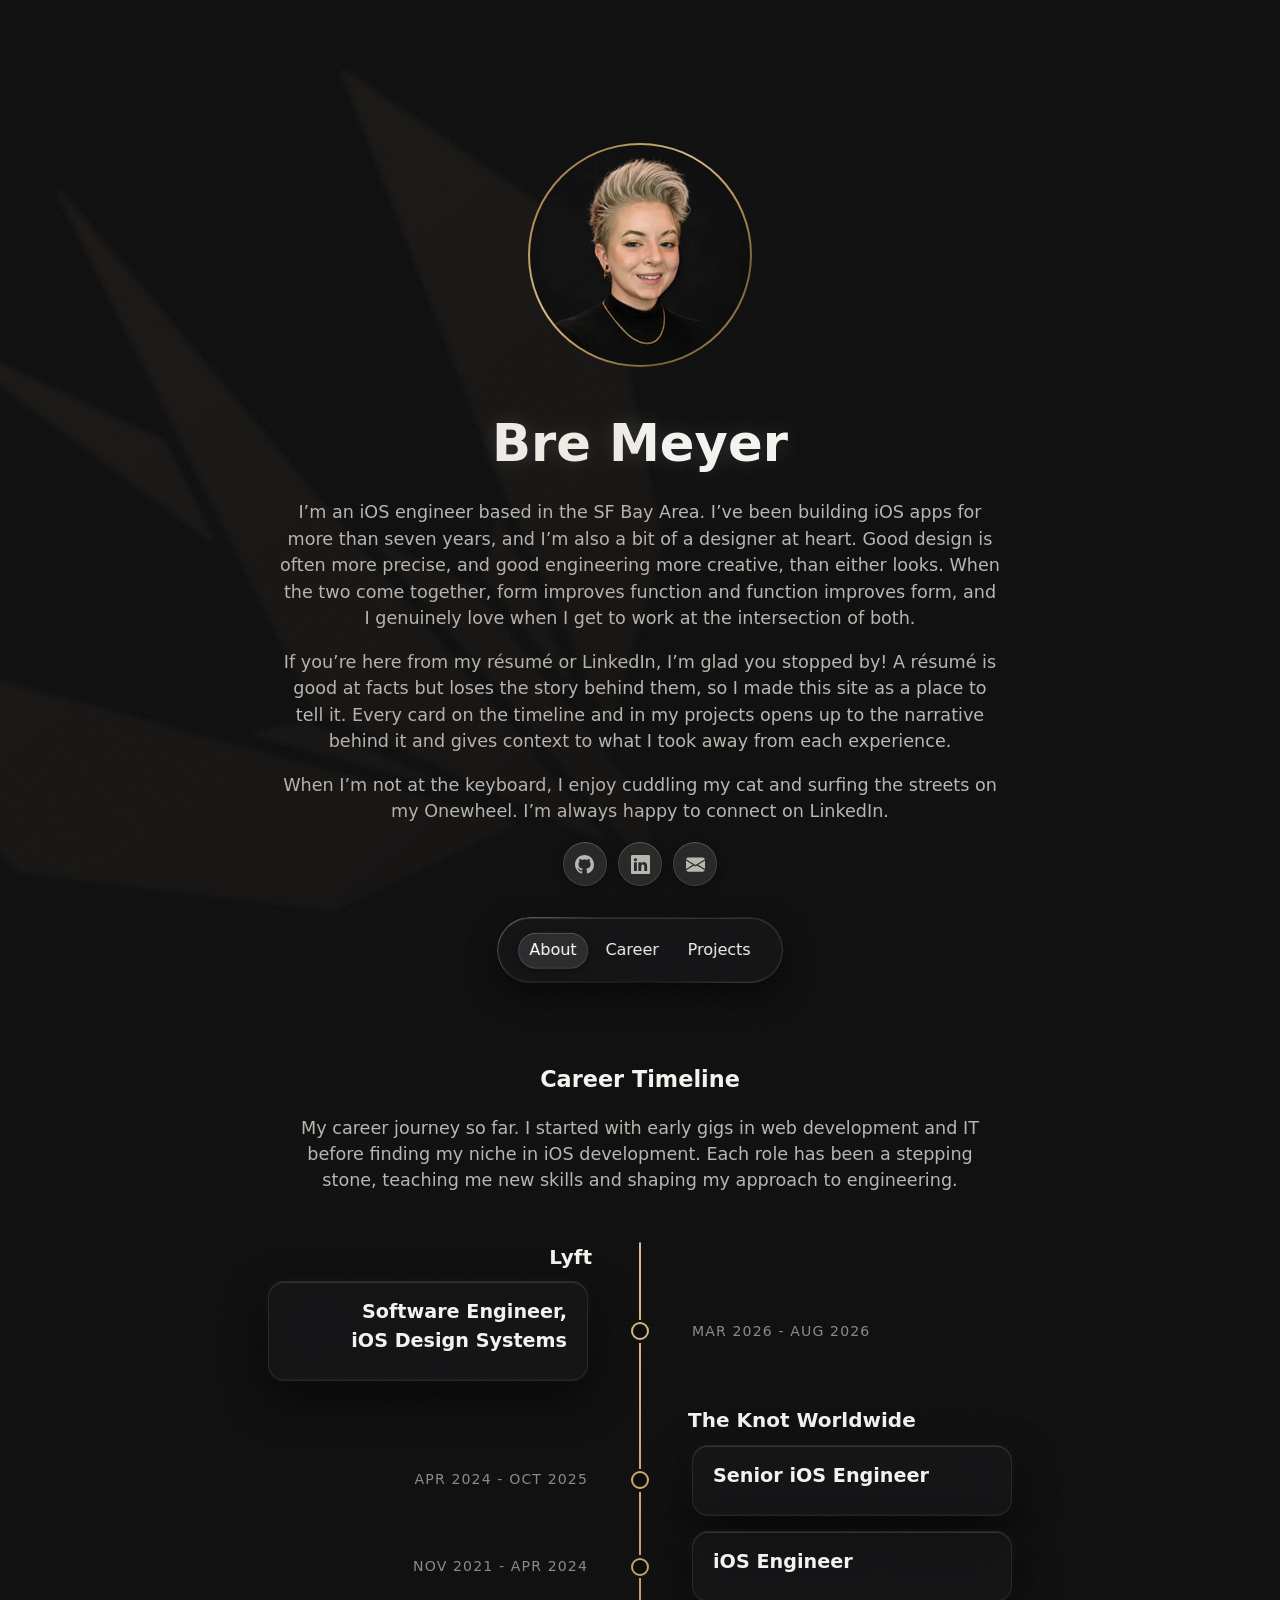
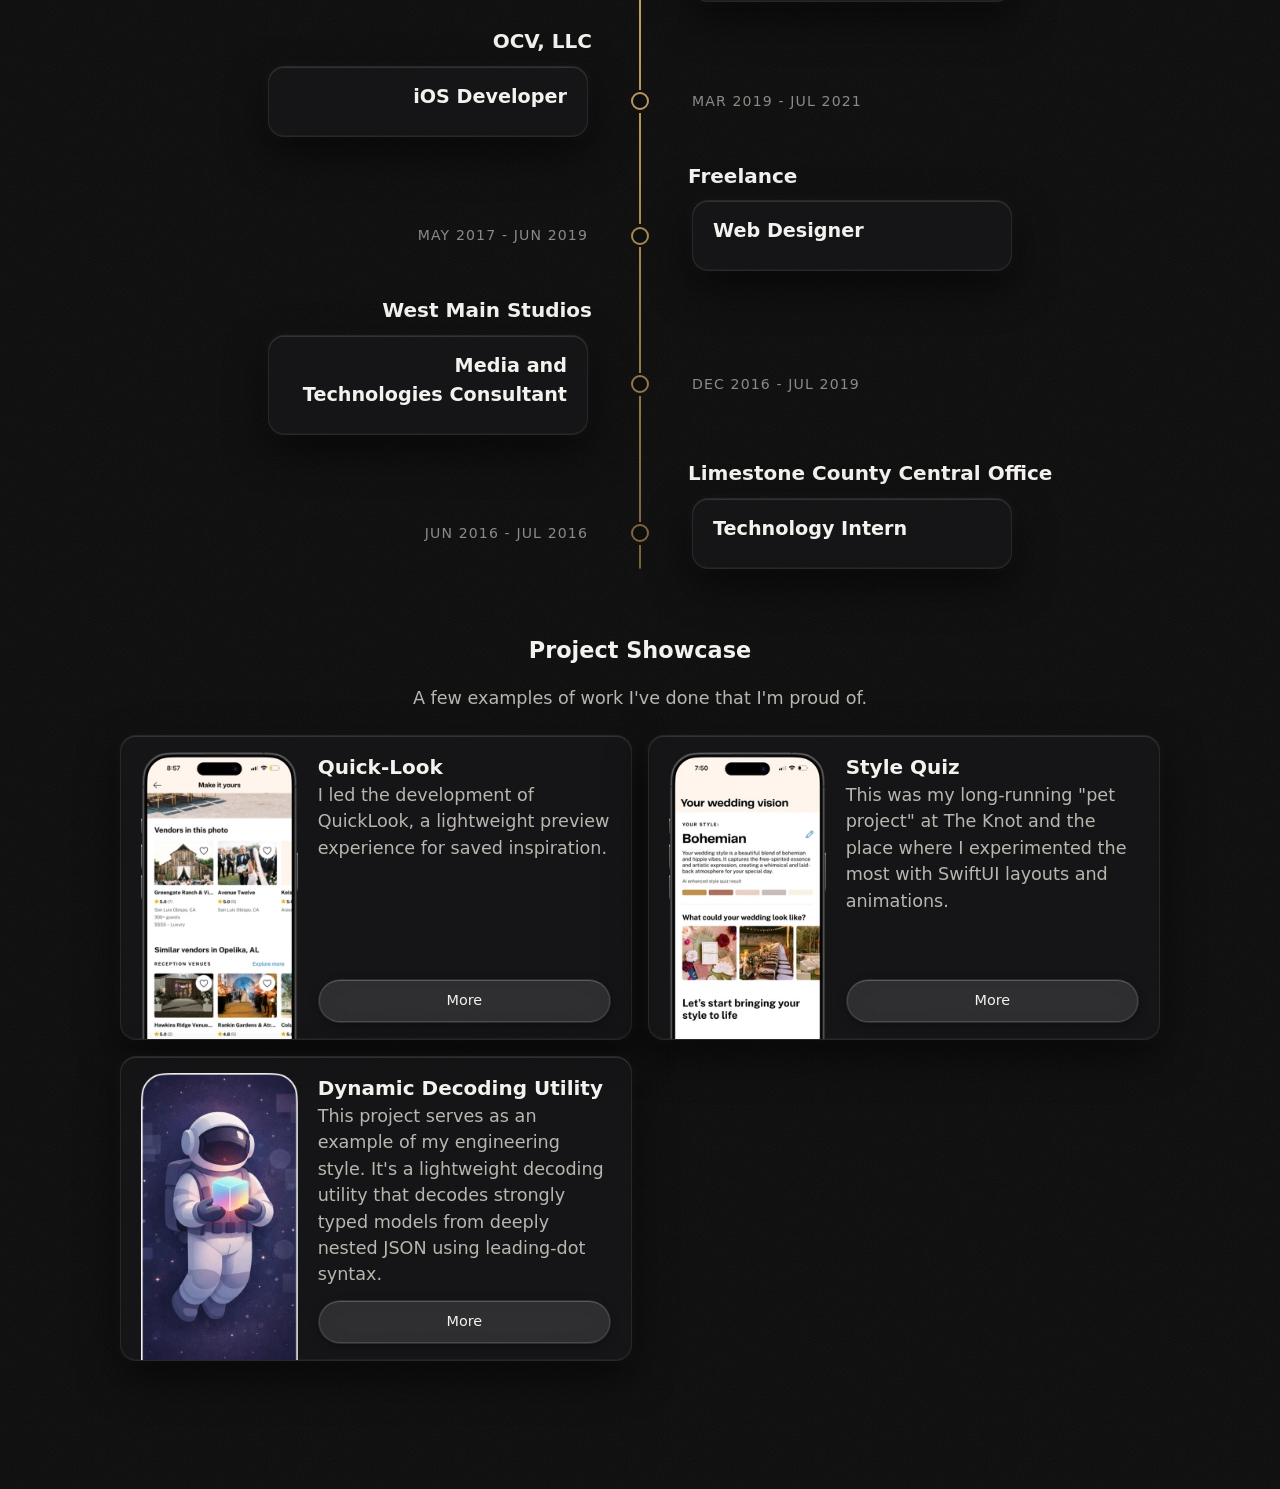
<file: index.html>
<!DOCTYPE html><html lang="en-US"><head><meta charset="UTF-8"><!-- viewport-fit=cover: lets iOS report the home-indicator / notch insets to env(safe-area-inset-*)
         (they are 0 otherwise); dock.css, base.css and expanding-cards.css keep content clear of them. --><meta name="viewport" content="width=device-width, initial-scale=1, viewport-fit=cover"><script>
      // Reloading with a card open: keep the page hidden (except the open card) until
      // expanding-cards.js has restored the scroll position, so it doesn't jump.
      (function () {
        try {
          var state = window.history && window.history.state;
          if (state && state.cardExpanded) document.documentElement.classList.add('refreshing-expanded-card');
        } catch (e) {}
      })();
    </script><title>Bre Meyer - Senior iOS Engineer</title><meta name="description" content="Experienced iOS engineer delivering high-performance, beautiful solutions."><meta name="robots" content="index, follow, max-image-preview:large, max-snippet:-1, max-video-preview:-1"><link rel="canonical" href="https://bremeyer.dev/"><meta property="og:locale" content="en_US"><meta property="og:type" content="website"><meta property="og:title" content="Bre Meyer - Senior iOS Engineer"><meta property="og:description" content="Experienced iOS engineer delivering high-performance, beautiful solutions."><meta property="og:url" content="https://bremeyer.dev/"><meta property="og:site_name" content="Bre Meyer"><meta property="og:image" content="https://bremeyer.dev/og-image.png"><meta property="og:image:type" content="image/png"><meta property="og:image:width" content="1200"><meta property="og:image:height" content="630"><meta property="og:image:alt" content="Bre Meyer, Software Engineer"><meta name="twitter:card" content="summary_large_image"><meta name="twitter:image" content="https://bremeyer.dev/og-image.png"><meta name="twitter:image:alt" content="Bre Meyer, Software Engineer"><link rel="icon" href="/_astro/favicon-obsidian-trace.ChGJCXi0_2gOSKg.png" sizes="32x32"><link rel="icon" href="/_astro/favicon-obsidian-trace.ChGJCXi0_2skwxJ.png" sizes="192x192"><link rel="apple-touch-icon" href="/_astro/favicon-obsidian-trace.ChGJCXi0_ZIEBp8.png"><link rel="stylesheet" href="/_astro/Home.BZY39cuM.css"></head><body class="taffy-body"><div id="page" class="site"><main id="primary" class="site-main"><section><div id="about" class="dock-anchor"></div><section id="home" class="hero"><div class="hero-inner"><div class="hero-text"><h1 class="hero-name">Bre Meyer</h1><div class="about-intro"><p>I’m an iOS engineer based in the SF Bay Area. I’ve been building iOS apps for more than seven years, and I’m also a bit of a designer at heart. Good design is often more precise, and good engineering more creative, than either looks. When the two come together, form improves function and function improves form, and I genuinely love when I get to work at the intersection of both.</p><p>If you’re here from my résumé or LinkedIn, I’m glad you stopped by! A résumé is good at facts but loses the story behind them, so I made this site as a place to tell it. Every card on the timeline and in my projects opens up to the narrative behind it and gives context to what I took away from each experience.</p><p>When I’m not at the keyboard, I enjoy cuddling my cat and surfing the streets on my Onewheel. I’m always happy to connect on LinkedIn.</p></div><div class="about-socials"><a class="social-link" href="https://github.com/Bre-Meyer" target="_blank" rel="noopener" title="GitHub"><svg class="social-icon" viewBox="0 0 16 16" aria-hidden="true" focusable="false"><path d="M8 0C3.58 0 0 3.58 0 8c0 3.54 2.29 6.53 5.47 7.59.4.07.55-.17.55-.38 0-.19-.01-.82-.01-1.49-2.01.37-2.53-.49-2.69-.94-.09-.23-.48-.94-.82-1.13-.28-.15-.68-.52-.01-.53.63-.01 1.08.58 1.23.82.72 1.21 1.87.87 2.33.66.07-.52.28-.87.51-1.07-1.78-.2-3.64-.89-3.64-3.95 0-.87.31-1.59.82-2.15-.08-.2-.36-1.02.08-2.12 0 0 .67-.21 2.2.82.64-.18 1.32-.27 2-.27s1.36.09 2 .27c1.53-1.04 2.2-.82 2.2-.82.44 1.1.16 1.92.08 2.12.51.56.82 1.27.82 2.15 0 3.07-1.87 3.75-3.65 3.95.29.25.54.73.54 1.48 0 1.07-.01 1.93-.01 2.2 0 .21.15.46.55.38A8.01 8.01 0 0 0 16 8c0-4.42-3.58-8-8-8"></path></svg><span class="social-label">GitHub</span></a><span class="dot">•</span><a class="social-link" href="https://www.linkedin.com/in/bre-meyer-ios/" target="_blank" rel="noopener" title="LinkedIn"><svg class="social-icon" viewBox="0 0 16 16" aria-hidden="true" focusable="false"><path d="M0 1.146C0 .513.526 0 1.175 0h13.65C15.474 0 16 .513 16 1.146v13.708c0 .633-.526 1.146-1.175 1.146H1.175C.526 16 0 15.487 0 14.854zm4.943 12.248V6.169H2.542v7.225zm-1.2-8.212c.837 0 1.358-.554 1.358-1.248-.015-.709-.52-1.248-1.342-1.248S2.4 3.226 2.4 3.934c0 .694.521 1.248 1.327 1.248zm4.908 8.212V9.359c0-.216.016-.432.08-.586.173-.431.568-.878 1.232-.878.869 0 1.216.662 1.216 1.634v3.865h2.401V9.25c0-2.22-1.184-3.252-2.764-3.252-1.274 0-1.845.7-2.165 1.193v.025h-.016l.016-.025V6.169h-2.4c.03.678 0 7.225 0 7.225z"></path></svg><span class="social-label">LinkedIn</span></a><span class="dot">•</span><a class="social-link" href="mailto:hello@bremeyer.dev" target="_blank" rel="noopener" title="Email"><svg class="social-icon" viewBox="0 0 16 16" aria-hidden="true" focusable="false"><path d="M.05 3.555A2 2 0 0 1 2 2h12a2 2 0 0 1 1.95 1.555L8 8.414zM0 4.697v7.104l5.803-3.558zM6.761 8.83l-6.57 4.027A2 2 0 0 0 2 14h12a2 2 0 0 0 1.808-1.144l-6.57-4.027L8 9.586zm3.436-.586L16 11.801V4.697z"></path></svg><span class="social-label">Email</span></a></div></div><div class="hero-photo"><img decoding="async" src="/_astro/portrait.BxM1FwWP_Z1Y8ADj.webp" srcset="/_astro/portrait.BxM1FwWP_sXYWs.webp 220w, /_astro/portrait.BxM1FwWP_1M1gyx.webp 440w, /_astro/portrait.BxM1FwWP_Z1Y8ADj.webp 660w" sizes="220px" alt="Portrait of Bre Meyer"></div></div></section></section><div class="dock-shell"><nav class="floating-dock" aria-label="Section navigation"><div class="dock-indicator" aria-hidden="true"></div><a class="dock-link" href="#about">About</a><a class="dock-link" href="#career">Career</a><a class="dock-link" href="#projects">Projects</a></nav></div><section><div id="career" class="dock-anchor"></div><section class="work-timeline" id="career"><div class="section-header"><h2>Career Timeline</h2><p class="section-subtitle">My career journey so far. I started with early gigs in web development and IT before finding my niche in iOS development. Each role has been a stepping stone, teaching me new skills and shaping my approach to engineering.</p></div><div class="work-timeline-grid" id="work-timeline-root"><div class="work-timeline-shell"><div class="work-rail-shell"><div class="work-timeline-rail"></div></div><div class="work-timeline-root"><section class="work-group align-left"><div class="work-group-header"><h3 class="work-group-title">Lyft</h3></div><div class="work-group-items"><div class="work-item align-left"><article class="work-card expanding-card" data-slug="lyft-ios-design-systems" data-details-loaded="1"><div class="expanding-card-content"><div class="work-card-header"><button type="button" class="expanding-card-close" aria-label="Close" inert>&lsaquo;</button><span class="work-card-role-alignment"><h3 class="work-card-role" id="card-title-lyft-ios-design-systems">Software Engineer, iOS Design Systems</h3></span></div><div class="work-card-subheader"><span class="work-card-subheader-text-alignment"><span class="work-card-subheader-text"><span class="work-card-company">Lyft</span><span class="work-card-sep"> │ </span><span class="work-card-dates">Mar 2026 - Aug 2026</span></span></span></div><div class="work-card-body"><div class="work-card-teaser"><p class="work-card-summary">Built accessible, reusable components and shared iOS infrastructure that helped product teams ship consistent experiences.</p><button type="button" class="work-card-more">More</button></div><div class="expanding-card-details"><p>
  At Lyft, I worked on the shared iOS component libraries that support product experiences across multiple apps, hundreds of modules, and dozens of teams. My job sat at the intersection of engineering, design, and accessibility: building foundations that feel straightforward at the call site while handling the complexity needed to work consistently at scale.
</p>
<p>
  A major part of my focus was Lyft’s SwiftUI migration. I designed SwiftUI component APIs that bridge existing UIKit implementations, giving feature teams a practical migration path without requiring disruptive call-site rewrites. That work involved thinking carefully about public API design, backward compatibility, design tokens, and how today’s bridge can leave room for a native SwiftUI implementation later.
</p>
<p>
  I also led accessibility improvements for shared components, with a particular focus on VoiceOver and Voice Control. Because a fix in the design system can improve every screen that consumes an affected component, I worked across teams to take issues from triage through implementation and merge, then validated that the result behaved well with assistive technologies.
</p>
<p>
  The infrastructure side was just as important as the component code. I worked with snapshot testing, Bazel, and cross-team tooling to make changes safer and easier to adopt. The part I enjoyed most was turning a need that appeared in one product surface into a resilient, well-documented foundation that could make the whole app ecosystem more consistent and accessible.
</p>
</div></div></div></article><div class="work-node"></div><div class="work-item-date">Mar 2026 - Aug 2026</div></div></div></section><section class="work-group align-right"><div class="work-group-header"><h3 class="work-group-title">The Knot Worldwide</h3></div><div class="work-group-items"><div class="work-item align-right"><div class="work-item-date">Apr 2024 - Oct 2025</div><div class="work-node"></div><article class="work-card expanding-card" data-slug="the-knot-worldwide-senior-ios-engineer" data-details-loaded="1"><div class="expanding-card-content"><div class="work-card-header"><button type="button" class="expanding-card-close" aria-label="Close" inert>&lsaquo;</button><span class="work-card-role-alignment"><h3 class="work-card-role" id="card-title-the-knot-worldwide-senior-ios-engineer">Senior iOS Engineer</h3></span></div><div class="work-card-subheader"><span class="work-card-subheader-text-alignment"><span class="work-card-subheader-text"><span class="work-card-company">The Knot Worldwide</span><span class="work-card-sep"> │ </span><span class="work-card-dates">Apr 2024 - Oct 2025</span></span></span></div><div class="work-card-body"><div class="work-card-teaser"><p class="work-card-summary">Stepped up as a senior, taking on project management and guiding architectural decisions for the iOS team.</p><button type="button" class="work-card-more">More</button></div><div class="expanding-card-details"><p>
  When I moved into the Senior role, the nature of my work shifted. I continued writing SwiftUI, but I was doing a lot more architectural thinking: how features should be structured, how data should flow, how to organize work across the team so that we weren’t constantly reinventing the wheel.
</p>
<p>
  I was highly involved in planning and scoping projects, working with product, design, engineering leads, backend, QA, and occasionally leadership when timelines or priorities were ambiguous. A non-trivial amount of my day became coordination: clarifying requirements, unblocking teammates, reviewing work, and making sure what we shipped was consistent with both user expectations and the larger technical direction of the app.
</p>
<p>
  A lot of this foundation came from work I did on the Style Quiz and Wedding Vision features. These projects stretched across multiple teams and disciplines, and were long-running efforts that evolved over time. I cared about them not just because they were flashy and user-facing, but because they were technically ambitious and forced us to solve real architectural problems.
</p>
<p>
  I spent a significant amount of time translating messy product requirements into something the engineering team could reasonably execute. That meant helping define the technical strategy for each phase, breaking work into milestones, documenting assumptions, and staying closely aligned with backend so the data that powered the feature actually reflected what the UI needed.
</p>
<p>
  I also continued to help level up the team. By this time, SwiftUI adoption was no longer an experiment. Every new feature in the app was being built with it, and people were confident doing so independently. I was often reviewing code, helping people troubleshoot edge cases, and exploring ways to improve performance, testability, and consistency in our approach.
</p>
<p>
  I didn’t have a formal management role, but a lot of my work involved people, not just code: mentoring, teaching, unblocking, facilitating tough conversations when priorities changed, and advocating for better engineering practices when scope or timelines threatened to undermine technical quality.
</p>
<p>
  Looking back, the coolest part isn’t just that we shipped ambitious features. It’s that the team culture shifted to one where engineering collaboration, architectural thinking, and shared ownership became normal. The stuff I helped set up lived beyond the work I personally did.
</p>
</div></div></div></article></div><div class="work-item align-right"><div class="work-item-date">Nov 2021 - Apr 2024</div><div class="work-node"></div><article class="work-card expanding-card" data-slug="the-knot-worldwide-ios-engineer" data-details-loaded="1"><div class="expanding-card-content"><div class="work-card-header"><button type="button" class="expanding-card-close" aria-label="Close" inert>&lsaquo;</button><span class="work-card-role-alignment"><h3 class="work-card-role" id="card-title-the-knot-worldwide-ios-engineer">iOS Engineer</h3></span></div><div class="work-card-subheader"><span class="work-card-subheader-text-alignment"><span class="work-card-subheader-text"><span class="work-card-company">The Knot Worldwide</span><span class="work-card-sep"> │ </span><span class="work-card-dates">Nov 2021 - Apr 2024</span></span></span></div><div class="work-card-body"><div class="work-card-teaser"><p class="work-card-summary">Spearheaded adoption of SwiftUI at The Knot by hosting lunch-and-learns and leading projects that set a consistent foundation for future features.</p><button type="button" class="work-card-more">More</button></div><div class="expanding-card-details"><p>
  I joined The Knot Worldwide as part of a small iOS team that was beginning to explore SwiftUI but hadn’t fully committed to it yet. A lot of the app’s core UI was still UIKit, and most people were familiar and comfortable with that stack. I naturally leaned into SwiftUI early, mostly because I was excited about declarative patterns and the potential for the team to move faster without wrestling with the old view layer.
</p>
<p>
  Most of my time at this stage revolved around building new features in SwiftUI while designing them in a way that made it easier for others to adopt. I spent a lot of energy on reusable components, consistent patterns, and technical documentation that helped demystify what SwiftUI was actually doing under the hood. I jokingly became the “SwiftUI hype person” of the team, not just advocating for the framework but making sure it actually worked in our codebase and wasn’t just a shiny toy.
</p>
<p>
  One of the first major features I worked on was related to helping couples visualize and articulate the style of their wedding. The technical challenge was blending a visually rich UI with a flow that felt bite-sized and approachable, while also capturing structured data the backend could work with. It started as a standalone feature, but it ended up becoming foundational for other parts of the app.
</p>
<p>
  Along the way, I realized most people on the team wanted to learn SwiftUI, but they needed a low-pressure way to do it. So I started hosting casual “code along” sessions, sharing internal examples, and pairing with teammates to help them build their first screens in SwiftUI. None of this was mandated, just something that made work more enjoyable for all of us and helped move the team forward.
</p>
<p>
  By the time I was promoted, I wasn’t just writing SwiftUI. I was building the patterns that helped everyone else write it too.
</p>
</div></div></div></article></div></div></section><section class="work-group align-left"><div class="work-group-header"><h3 class="work-group-title">OCV, LLC</h3></div><div class="work-group-items"><div class="work-item align-left"><article class="work-card expanding-card" data-slug="ocv-llc-ios-developer" data-details-loaded="1"><div class="expanding-card-content"><div class="work-card-header"><button type="button" class="expanding-card-close" aria-label="Close" inert>&lsaquo;</button><span class="work-card-role-alignment"><h3 class="work-card-role" id="card-title-ocv-llc-ios-developer">iOS Developer</h3></span></div><div class="work-card-subheader"><span class="work-card-subheader-text-alignment"><span class="work-card-subheader-text"><span class="work-card-company">OCV, LLC</span><span class="work-card-sep"> │ </span><span class="work-card-dates">Mar 2019 - Jul 2021</span></span></span></div><div class="work-card-body"><div class="work-card-teaser"><p class="work-card-summary">Pivoted into mobile development, taking ownership of major features and mentoring a junior dev.</p><button type="button" class="work-card-more">More</button></div><div class="expanding-card-details"><p>
  At OCV, I really dove headfirst into iOS development. We were a small team building white-label apps for municipal organizations, including fire departments, police departments, and a few schools. Because we were supporting over 350 apps from a single codebase, I got used to juggling a lot of responsibilities really quickly.
</p>
<p>
  One of the coolest projects I handled was building a COVID wellness check feature right in the thick of the pandemic. It was probably one of my first big end-to-end features where I owned the whole thing, from designing the flow to implementing the UI and logic. The idea was to let each client customize their own questionnaire and generate a daily badge if the user passed the check. It was a mix of quick iteration and making sure the feature could be tailored to different needs, and it definitely leveled up my problem-solving skills.
</p>
<p>
  Another project that stands out was the Narcan administration feature. That one taught me a ton about creating a flexible, step-by-step flow that could adapt to different user inputs, like guiding someone through CPR steps and looping back if needed. It was a real crash course in building user-friendly, life-saving flows.
</p>
<p>
  On top of the technical work, I also got to mentor a junior engineer for the first time. At first, I tried letting her learn on her own with tutorials, but I realized pretty quickly that being hands-on was way more effective. I ended up having her sit next to me and walk through the code together, explaining my decisions out loud and then letting her take over bits of the code. That approach not only helped her get comfortable but also taught me a lot about how to be a better mentor.
</p>
<p>
  In the end, OCV was where I learned to juggle a ton of roles at once, from iOS development to making small product decisions and mentoring a teammate. It was a huge growth period for me, and I left with a whole new level of confidence in both my technical and leadership skills.
</p>
</div></div></div></article><div class="work-node"></div><div class="work-item-date">Mar 2019 - Jul 2021</div></div></div></section><section class="work-group align-right"><div class="work-group-header"><h3 class="work-group-title">Freelance</h3></div><div class="work-group-items"><div class="work-item align-right"><div class="work-item-date">May 2017 - Jun 2019</div><div class="work-node"></div><article class="work-card expanding-card" data-slug="freelance-web-designer" data-details-loaded="1"><div class="expanding-card-content"><div class="work-card-header"><button type="button" class="expanding-card-close" aria-label="Close" inert>&lsaquo;</button><span class="work-card-role-alignment"><h3 class="work-card-role" id="card-title-freelance-web-designer">Web Designer</h3></span></div><div class="work-card-subheader"><span class="work-card-subheader-text-alignment"><span class="work-card-subheader-text"><span class="work-card-company">Freelance</span><span class="work-card-sep"> │ </span><span class="work-card-dates">May 2017 - Jun 2019</span></span></span></div><div class="work-card-body"><div class="work-card-teaser"><p class="work-card-summary">Built up my technical chops designing affordable websites and logos for local businesses.</p><button type="button" class="work-card-more">More</button></div><div class="expanding-card-details"><p>
  Before I even jumped fully into iOS development, I got my start doing a bit of freelance web design under my own little brand, BreMeyer.tech. It was basically me, a CorelDRAW install, and a lot of gumption helping a handful of local businesses get online. I designed their logos, set up their hosting, and built out simple WordPress sites to give them a web presence.
</p>
<p>
  Honestly, it was mostly about getting my hands dirty and learning how to deal with real clients, even if it was just a few of them. They didn’t need anything fancy, and I wasn’t charging much. It was more about offering them a budget-friendly way to get online while I got to practice real-world skills. Plus, it gave me something to point to when I eventually applied for my first “official” development job at OCV.
</p>
<p>
  It might have been a small start, but it was a great intro to what it means to build something that actually goes live and helps people, and it definitely planted the seed for everything I’ve done since.
</p>
</div></div></div></article></div></div></section><section class="work-group align-left"><div class="work-group-header"><h3 class="work-group-title">West Main Studios</h3></div><div class="work-group-items"><div class="work-item align-left"><article class="work-card expanding-card" data-slug="west-main-media-consultant" data-details-loaded="1"><div class="expanding-card-content"><div class="work-card-header"><button type="button" class="expanding-card-close" aria-label="Close" inert>&lsaquo;</button><span class="work-card-role-alignment"><h3 class="work-card-role" id="card-title-west-main-media-consultant">Media and Technologies Consultant</h3></span></div><div class="work-card-subheader"><span class="work-card-subheader-text-alignment"><span class="work-card-subheader-text"><span class="work-card-company">West Main Studios</span><span class="work-card-sep"> │ </span><span class="work-card-dates">Dec 2016 - Jul 2019</span></span></span></div><div class="work-card-body"><div class="work-card-teaser"><p class="work-card-summary">Revamped a dance studio’s tech and design from their website to their AV booth.</p><button type="button" class="work-card-more">More</button></div><div class="expanding-card-details"><p>
  At West Main Studios, I wore a lot of hats that blended tech and creativity. The studio needed someone who could handle a range of technical and design tasks, and I was more than happy to dive in. I revamped their website from the ground up, transforming it from something pretty clunky into a clean, professional, and user-friendly site. Along the way, I also redesigned their logo into a scalable vector format, so it looked great on everything from their signage to their recital t-shirts.
</p>
<p>
  In addition to the website and logo work, I did a lot of behind-the-scenes tech and media tasks. I edited audio tracks and their metadata for their recitals, created image projections, and even designed those recital t-shirts. During the actual recitals, I was up in the AV booth helping run the show and making sure everything went smoothly.
</p>
<p>
  Basically, I was the go-to person for anything tech or media related, and it was a fantastic experience in juggling a bunch of creative and technical roles at once. It also helped me build connections that led to more freelance work down the road, which was a nice bonus.
</p>
</div></div></div></article><div class="work-node"></div><div class="work-item-date">Dec 2016 - Jul 2019</div></div></div></section><section class="work-group align-right"><div class="work-group-header"><h3 class="work-group-title">Limestone County Central Office</h3></div><div class="work-group-items"><div class="work-item align-right"><div class="work-item-date">Jun 2016 - Jul 2016</div><div class="work-node"></div><article class="work-card expanding-card" data-slug="limestone-county-technology-intern" data-details-loaded="1"><div class="expanding-card-content"><div class="work-card-header"><button type="button" class="expanding-card-close" aria-label="Close" inert>&lsaquo;</button><span class="work-card-role-alignment"><h3 class="work-card-role" id="card-title-limestone-county-technology-intern">Technology Intern</h3></span></div><div class="work-card-subheader"><span class="work-card-subheader-text-alignment"><span class="work-card-subheader-text"><span class="work-card-company">Limestone County Central Office</span><span class="work-card-sep"> │ </span><span class="work-card-dates">Jun 2016 - Jul 2016</span></span></span></div><div class="work-card-body"><div class="work-card-teaser"><p class="work-card-summary">Got my start in tech by keeping the county’s website running and providing IT support to the superintendent.</p><button type="button" class="work-card-more">More</button></div><div class="expanding-card-details"><p>
  My very first foray into the tech world was as a Technology Intern at the Limestone County Central Office. It was a short gig, just a couple of months, but it was my first experience actually getting paid to do tech stuff. I got to maintain the school county’s website, provide IT support to the superintendent, and even help put together a slick PowerPoint presentation for him.
</p>
<p>
  It might have been a small role, but it gave me my first taste of what it was like to work in a real tech environment. It was also where I learned that I really enjoyed making things more user-friendly and that I had a knack for smoothing out tech headaches for other people. It’s a small piece of the puzzle, but it’s definitely part of the journey that eventually led me into the world of mobile development.
</p>
</div></div></div></article></div></div></section></div></div></div></section></section><section><div id="projects" class="dock-anchor"></div><div class="section projects" id="projects-section"><div class="section-header"><h2>Project Showcase</h2><p class="section-subtitle">A few examples of work I&#39;ve done that I&#39;m proud of.</p></div><div class="projects-grid"><article class="project-card expanding-card" data-slug="quick-look" data-details-loaded="1"><div class="expanding-card-content"><div class="project-card-header"><button type="button" class="expanding-card-close" aria-label="Close" inert>&lsaquo;</button><span class="project-title-alignment"><h3 class="project-title" id="card-title-quick-look">Quick-Look</h3></span></div><div class="project-thumbnail-image-container"><img class="project-thumbnail-image" src="/_astro/quick-look-thumb.DLb5205T_Z2jYD7H.webp" srcset="/_astro/quick-look-thumb.DLb5205T_Z1kqE4b.webp 120w, /_astro/quick-look-thumb.DLb5205T_Z1Er39n.webp 160w, /_astro/quick-look-thumb.DLb5205T_1LMU3f.webp 200w, /_astro/quick-look-thumb.DLb5205T_Z9y0FE.webp 240w, /_astro/quick-look-thumb.DLb5205T_Z27vzna.webp 320w, /_astro/quick-look-thumb.DLb5205T_13pBz1.webp 400w, /_astro/quick-look-thumb.DLb5205T_ZeKJn8.webp 460w, /_astro/quick-look-thumb.DLb5205T_eUvpv.webp 520w, /_astro/quick-look-thumb.DLb5205T_Z1I23h0.webp 600w, /_astro/quick-look-thumb.DLb5205T_Z2jYD7H.webp 633w" sizes="(max-width: 820px) min(250px, calc((100vw - 90px) * 0.4167)), (max-width: 879px) 250px, 200px" alt="Quick-Look" loading="lazy"></div><div class="project-card-body"><p class="project-copy">I led the development of QuickLook, a lightweight preview experience for saved inspiration.</p><div class="expanding-card-details"><figure class="project-detail-hero project-detail-hero--device"><img src="/_astro/quick-look-thumb.DLb5205T_Z2jYD7H.webp" srcset="/_astro/quick-look-thumb.DLb5205T_2eEItg.webp 80w, /_astro/quick-look-thumb.DLb5205T_Z1kqE4b.webp 120w, /_astro/quick-look-thumb.DLb5205T_Z1Er39n.webp 160w, /_astro/quick-look-thumb.DLb5205T_1LMU3f.webp 200w, /_astro/quick-look-thumb.DLb5205T_Z9y0FE.webp 240w, /_astro/quick-look-thumb.DLb5205T_Z2uUU2c.webp 280w, /_astro/quick-look-thumb.DLb5205T_UIvzS.webp 300w, /_astro/quick-look-thumb.DLb5205T_Z27vzna.webp 320w, /_astro/quick-look-thumb.DLb5205T_Z2nOlCB.webp 360w, /_astro/quick-look-thumb.DLb5205T_13pBz1.webp 400w, /_astro/quick-look-thumb.DLb5205T_1MbisK.webp 480w, /_astro/quick-look-thumb.DLb5205T_Z26rnV2.webp 560w, /_astro/quick-look-thumb.DLb5205T_Z2jYD7H.webp 633w" sizes="(max-width: 820px) calc((100vw - 66px) * 0.2924), 141px" alt="Quick-Look on an iPhone: a saved inspiration photo with the vendors in it." loading="lazy" decoding="async"></figure><div class="project-detail">
  <p>
    QuickLook is a production feature I led end-to-end at The Knot Worldwide, from planning and technical coordination through development and launch. The feature shipped to millions of users and resulted in a 1.7% lift in couple bookings, making it one of the most impactful projects I’ve worked on.
  </p>
  <p>
    As the engineering lead, a significant part of my role was project planning and task breakdown. In earlier projects, I typically planned work from a purely engineering perspective, mapping out components, architecture, and implementation details up front. While that approach ensured technical clarity, it often required a large upfront investment and didn’t always translate cleanly to product or QA workflows.
  </p>
  <p>
    For QuickLook, I intentionally tried a different approach: splitting work into user stories instead of technical tasks. Each ticket was written from the user’s perspective with concrete, testable acceptance criteria (for example, “When a user taps the Quick Look button, the app navigates to a new page”). This made scope clearer for cross-functional partners and ensured that QA could validate behavior without needing deep implementation context. I also explicitly accounted for edge cases like loading, error, and empty states to avoid late surprises.
  </p>
  <p>
    Once the user stories were defined, I reviewed them through a technical lens to identify work that required larger infrastructural changes, such as introducing a coordinator layer to handle navigation. Those efforts were split into developer-only blocking tickets, allowing the user-facing stories to remain focused while still unblocking the necessary groundwork.
  </p>
  <p>
    What I learned from this project is that leading with user-centric planning significantly improved clarity and velocity, especially for QA and product alignment. That said, the lighter upfront technical planning did result in some mid-development discussions around implementation details. In hindsight, I’ve found the best balance is a hybrid approach: starting from user stories, but pairing them with just enough technical scaffolding to reduce ambiguity.
  </p>
  <p>
    I’m proud to showcase QuickLook because it’s a real, shipped feature in a widely used app with measurable business impact. Just as importantly, it represents a hands-on learning experience in technical leadership, project planning, and adapting my process to better support both developers and cross-functional partners.
  </p>
  <div class="project-detail-access">
    <h4 class="project-detail-access-title">How to access it:</h4>
    <p>
      After downloading the app (link below), create an account and log in.
    </p>
    <ul>
      <li>After logging in, tap the heart icon on the home screen to go to your Favorites.</li>
      <li>Favorite at least one item from the carousels if the page is empty.</li>
      <li>Items that support QuickLook show a sparkly magnifying glass icon on their thumbnail. Tapping that icon opens the QuickLook view.</li>
    </ul>
  </div>
  <div class="project-detail-actions">
    <a
      class="project-detail-cta"
      href="https://apps.apple.com/us/app/the-knot-wedding-planner/id457941553"
      target="_blank"
      rel="noopener noreferrer"
    >
      View The Knot on the App Store
    </a>
  </div>
</div>
</div><a class="project-cta" href="/projects/quick-look">More</a></div></div></article><article class="project-card expanding-card" data-slug="style-quiz" data-details-loaded="1"><div class="expanding-card-content"><div class="project-card-header"><button type="button" class="expanding-card-close" aria-label="Close" inert>&lsaquo;</button><span class="project-title-alignment"><h3 class="project-title" id="card-title-style-quiz">Style Quiz</h3></span></div><div class="project-thumbnail-image-container"><img class="project-thumbnail-image" src="/_astro/style-quiz-thumb.Cs3UAAxS_2cCoyL.webp" srcset="/_astro/style-quiz-thumb.Cs3UAAxS_H3BnD.webp 120w, /_astro/style-quiz-thumb.Cs3UAAxS_Z77yfN.webp 160w, /_astro/style-quiz-thumb.Cs3UAAxS_ZrPUp.webp 200w, /_astro/style-quiz-thumb.Cs3UAAxS_Zj6Den.webp 240w, /_astro/style-quiz-thumb.Cs3UAAxS_Z11C6xq.webp 320w, /_astro/style-quiz-thumb.Cs3UAAxS_27uoG4.webp 400w, /_astro/style-quiz-thumb.Cs3UAAxS_Z1o6J1k.webp 460w, /_astro/style-quiz-thumb.Cs3UAAxS_ZFfphW.webp 520w, /_astro/style-quiz-thumb.Cs3UAAxS_Z1nKRB0.webp 600w, /_astro/style-quiz-thumb.Cs3UAAxS_2cCoyL.webp 633w" sizes="(max-width: 820px) min(250px, calc((100vw - 90px) * 0.4167)), (max-width: 879px) 250px, 200px" alt="Style Quiz" loading="lazy"></div><div class="project-card-body"><p class="project-copy">This was my long-running &quot;pet project&quot; at The Knot and the place where I experimented the most with SwiftUI layouts and animations.</p><div class="expanding-card-details"><figure class="project-detail-hero project-detail-hero--device"><img src="/_astro/style-quiz-thumb.Cs3UAAxS_2cCoyL.webp" srcset="/_astro/style-quiz-thumb.Cs3UAAxS_Z2PztF.webp 80w, /_astro/style-quiz-thumb.Cs3UAAxS_H3BnD.webp 120w, /_astro/style-quiz-thumb.Cs3UAAxS_Z77yfN.webp 160w, /_astro/style-quiz-thumb.Cs3UAAxS_ZrPUp.webp 200w, /_astro/style-quiz-thumb.Cs3UAAxS_Zj6Den.webp 240w, /_astro/style-quiz-thumb.Cs3UAAxS_ZTQEDd.webp 280w, /_astro/style-quiz-thumb.Cs3UAAxS_dNx0w.webp 300w, /_astro/style-quiz-thumb.Cs3UAAxS_Z11C6xq.webp 320w, /_astro/style-quiz-thumb.Cs3UAAxS_20OGlF.webp 360w, /_astro/style-quiz-thumb.Cs3UAAxS_27uoG4.webp 400w, /_astro/style-quiz-thumb.Cs3UAAxS_2qDKeE.webp 480w, /_astro/style-quiz-thumb.Cs3UAAxS_Z1h0qGM.webp 560w, /_astro/style-quiz-thumb.Cs3UAAxS_2cCoyL.webp 633w" sizes="(max-width: 820px) calc((100vw - 66px) * 0.2924), 141px" alt="The Style Quiz on an iPhone." loading="lazy" decoding="async"></figure><h3>
  Building My First Production SwiftUI Feature at The Knot
</h3>
<p>
  The Style Quiz was the first major feature where I really got to push SwiftUI into a UIKit-heavy codebase at The Knot. Honestly, it became the project where I learned, experimented, broke things, fixed things, and gradually shaped the patterns I’d use across the rest of my time on the team.
</p>
<p>
  When I picked up the feature, it had already gone through a couple of reskins and reworks over the years. My version started as a fairly simple swipe-through questionnaire, but the more I worked on it, the more it evolved into a proving ground for SwiftUI patterns, architectural experiments, and reusable components that eventually made their way into other parts of the app.
</p>
⸻
<h3>
  Introducing SwiftUI into a UIKit World
</h3>
<p>
  The Knot’s iOS app was almost entirely UIKit at the time, and SwiftUI was still new to the company. Integrating it wasn’t as simple as dropping in a few views. You had to think about how it talked to UIKit navigation, what controlled what, and how state flowed between the two worlds.
</p>
<p>
  The first challenge was navigation. Because the Style Quiz lived inside an existing UIKit flow, I had to wrap SwiftUI screens inside hosting controllers that played nicely with UIKit while still letting me build the quiz UI declaratively. At the time, our patterns for this were still evolving, so I had to invent a few along the way. Some were messy in retrospect, but they all taught me valuable lessons about UIKit/SwiftUI boundaries.
</p>
<p>
  Handling dynamic actions coming back from SwiftUI was another hurdle. When a user made a choice on a SwiftUI screen, UIKit needed to know which next screen to show, how to structure the flow, and how to pass data along cleanly. Early on, that part of the architecture got tangled pretty fast, but each reskin gave me a chance to clean it up, abstract it, or replace the janky parts with something more maintainable.
</p>
⸻
<h3>
  The Architecture: A Study in Iteration
</h3>
<p>
  If you looked at the Style Quiz architecture over time, you’d be able to see my growth as an engineer in real time.
</p>
<p>
  My early implementation leaned heavily on UIKit coordinators pushing hosting controllers with closures and enums describing “next steps.” It wasn’t pretty, but it worked. Later, as I rewrote and reskinned the feature multiple times, I gradually refactored it toward a more MVVM-inspired pattern: view models driving SwiftUI views, coordinators handling flow, and cleaner boundaries between presentation and logic.
</p>
<p>
  Each iteration was an opportunity to revisit past decisions, fix the brittle parts, and try new patterns. I didn’t get everything right. I had experiments that aged poorly within a few months, but that willingness to iterate ended up shaping the foundation for the architecture patterns I later helped introduce at a team-wide level.
</p>
⸻
<h3>
  Reusable Components That Lived Beyond the Quiz
</h3>
<p>
  One of the most satisfying parts of this project was building components that ended up being used all over the app.
</p>
<h4>
  Masonry Grid Layout
</h4>
<p>
  One reskin introduced a layout that needed a Pinterest-style two-column masonry grid. I ended up building a custom SwiftUI layout that handled variable heights, dynamic content, and smooth scrolling. That component later became a key part of the revamped onboarding experience and other style-based flows, and the team has continued using masonry patterns inspired by it.
</p>
<h4>
  Progress Bar Style
</h4>
<p>
  The Style Quiz needed a custom progress bar that matched the visual brand. I turned it into a reusable progress style, and from there it started popping up everywhere: onboarding, RSVP flows, multi-step forms, and basically anything with a numbered sequence.
</p>
<h4>
  Hosting Controller Patterns
</h4>
<p>
  Before we had official conventions, I built a custom “union-compatible” hosting controller that handled some of the quirks between UIKit navigation and SwiftUI screens. It wasn’t glamorous, but it became a go-to wrapper for a while until a new team formalized the approach.
</p>
<p>
  Even components I didn’t build for the quiz originally, like my CachedWebImage view, wound up being used in it because it became the team’s standard for displaying web images in SwiftUI.
</p>
⸻
<h3>
  Team Impact and SwiftUI Adoption
</h3>
<p>
  Style Quiz was also the first feature where I started showing the team that SwiftUI could work in production. I was still early in my SwiftUI journey, but I shared everything I learned: what worked, what didn’t, how state flowed, where UIKit still needed to step in, and how we could make SwiftUI screens play nicely within existing flows.
</p>
<p>
  I hosted code-alongs, built examples, and answered questions practically every day. People were excited, and my manager encouraged me to keep pushing those learnings team-wide. Over time, Style Quiz became one of the internal “reference points” for how real features could be built using SwiftUI.
</p>
⸻
<h3>
  What This Project Taught Me
</h3>
<p>
  Looking back, Style Quiz was where I learned how to ship SwiftUI at scale, not just build cute prototypes.
</p>
<p>
  It taught me how to:
  <ul>
  <li>evaluate architectures and refactor them over time </li>
  <li>gracefully bridge SwiftUI and UIKit</li>
  <li>create reusable components that scale across multiple features</li>
  <li>debug “invisible” state bugs and navigation oddities</li>
  <li>embrace iteration instead of trying to design everything perfectly upfront</li>
  <li>teach others what I was learning and help them navigate the same patterns</li>
  </ul>
</p>
<p>
  Professionally, it was the project that helped me grow past “the person excited about SwiftUI” into someone who could actually build with it in production, share the knowledge, and shape how our team approached new features.
</p>
<div class="project-detail-access">
  <h4 class="project-detail-access-title">How to access it:</h4>
  <p>
    After downloading the app (link below), create an account and log in. Depending on the experiment bucket, the Style Quiz can be found in one of a few places:
  </p>
  <ul>
    <li>Tap the heart icon on the home screen, then look for a banner prompting you to "Find your style."</li>
    <li>Tap the Planning tab; one of the fan options should be Style Quiz.</li>
    <li>On the home screen, some users also see a "Find your vibe" task card that opens a view with a link to the quiz.</li>
  </ul>
</div>
<div class="project-detail-actions">
  <a
    class="project-detail-cta"
    href="https://apps.apple.com/us/app/the-knot-wedding-planner/id457941553"
    target="_blank"
    rel="noopener noreferrer"
  >
    View The Knot on the App Store
  </a>
</div>
</div><a class="project-cta" href="/projects/style-quiz">More</a></div></div></article><article class="project-card expanding-card" data-slug="dynamic-decoding-utility" data-details-loaded="1"><div class="expanding-card-content"><div class="project-card-header"><button type="button" class="expanding-card-close" aria-label="Close" inert>&lsaquo;</button><span class="project-title-alignment"><h3 class="project-title" id="card-title-dynamic-decoding-utility">Dynamic Decoding Utility</h3></span></div><div class="project-thumbnail-image-container"><img class="project-thumbnail-image" src="/_astro/dynamic-decoding-utility-thumb.D1QzZLed_Z1kXuo6.webp" srcset="/_astro/dynamic-decoding-utility-thumb.D1QzZLed_Z1K7RLI.webp 120w, /_astro/dynamic-decoding-utility-thumb.D1QzZLed_Z6VNAA.webp 160w, /_astro/dynamic-decoding-utility-thumb.D1QzZLed_Z1seHxv.webp 200w, /_astro/dynamic-decoding-utility-thumb.D1QzZLed_1yeMzh.webp 240w, /_astro/dynamic-decoding-utility-thumb.D1QzZLed_lDHsm.webp 320w, /_astro/dynamic-decoding-utility-thumb.D1QzZLed_DwRGz.webp 400w, /_astro/dynamic-decoding-utility-thumb.D1QzZLed_1s1QQ1.webp 460w, /_astro/dynamic-decoding-utility-thumb.D1QzZLed_Z2m0GzR.webp 520w, /_astro/dynamic-decoding-utility-thumb.D1QzZLed_Z1kXuo6.webp 583w" sizes="(max-width: 820px) min(250px, calc((100vw - 90px) * 0.4167)), (max-width: 879px) 250px, 200px" alt="Dynamic Decoding Utility" loading="lazy"></div><div class="project-card-body"><p class="project-copy">This project serves as an example of my engineering style. It&#39;s a lightweight decoding utility that decodes strongly typed models from deeply nested JSON using leading-dot syntax.</p><div class="expanding-card-details"><figure class="project-detail-hero project-detail-hero--image"><img src="/_astro/dynamic-decoding-utility-hero.DoR9LSLx_1yfSBf.webp" srcset="/_astro/dynamic-decoding-utility-hero.DoR9LSLx_ZuudjN.webp 640w, /_astro/dynamic-decoding-utility-hero.DoR9LSLx_17XOKu.webp 800w, /_astro/dynamic-decoding-utility-hero.DoR9LSLx_1o8eQ6.webp 1040w, /_astro/dynamic-decoding-utility-hero.DoR9LSLx_TBi7w.webp 1280w, /_astro/dynamic-decoding-utility-hero.DoR9LSLx_1yfSBf.webp 1536w" sizes="(max-width: 820px) calc(100vw - 66px), 780px" alt="Dynamic Decoding Utility article header image." loading="lazy" decoding="async"></figure><div class="project-detail">
  <p>
    Because most of my professional work lives in proprietary production code, this project serves as a public, inspectable example of my Swift engineering style. It was built during “10% time” at The Knot and is intentionally small and heavily documented.
  </p>
  <p>
    The motivation came from a recurring frustration: large JSON payloads where the data I actually cared about was buried several levels deep. Decoding even a small piece of that data often required building full model trees or multiple CodingKey enums just to reach one nested value. The resulting code felt noisy, and overly coupled to the shape of the payload.
  </p>
  <p>
    My goal was to make this process simpler and more ergonomic. Ideally, I wanted to be able to call a decode function directly on JSONDecoder, pass in a target type and a path, and have the decoder traverse the JSON for me without requiring me to define or care about the structure of every intermediate level. I specifically wanted the API to feel natural in Swift, using leading-dot syntax to describe the path.
  </p>
  <p>
    To support this, I built a custom JSONDecoder extension backed by a lightweight intermediary type responsible for tree traversal. I initially explored a struct-based approach, but while working through keyed vs. unkeyed containers and string vs. integer keys, I ran into complexity around mismatched containers and invalid key types. That friction led to an important realization: the intermediary itself should be an enum, with cases for the container types and associated values representing the keys. This design ensures that keys and containers always stay in sync, eliminating an entire class of errors.
  </p>
  <p>
    For traversal, I took inspiration from SwiftUI’s view and modifier system, where each modifier returns a new view instance. I applied the same idea here: each step along the decoding path returns a new instance of the decoding container, carrying forward the accumulated traversal state. While the concept is abstract, the result is both lightweight and composable, with the entire implementation coming in under 200 lines of code (including documentation).
  </p>
  <p>
    To make the API feel natural to use, I leveraged @dynamicMemberLookup, allowing arbitrary paths to be expressed using dot syntax. Under the hood, this is powered by a DynamicDecodingKey that conforms to CodingKey but can be initialized with any string, making it possible to decode values for arbitrary keys without predefining enums. This piece is what gives the utility its flexibility and reusability.
  </p>
  <p>
    The end result is a decoding extension that can extract strongly typed models from deeply nested JSON while remaining completely agnostic to the shape and structure of the data along the way. I have plans to extend this approach further to support key-path decoding directly on decoding containers, but that work is still in progress.
  </p>
  <p>
    If you download the included Swift playground, you can explore interactive, runnable examples embedded directly in formatted documentation and experiment with the API yourself.
  </p>
  <div class="project-detail-actions">
    <a
      class="project-detail-cta"
      href="https://github.com/Bre-Meyer/DynamicDecoding"
      target="_blank"
      rel="noopener noreferrer"
    >
      View on GitHub
    </a>
  </div>
</div>
</div><a class="project-cta" href="/projects/dynamic-decoding-utility">More</a></div></div></article></div></div></section><script>(function(){const cardUrlStyle = "path";

      // /#<slug> links (the old site's card URLs): open that card right away, before first paint,
      // exactly like the old site did when it built the cards. With path URLs the address is
      // first rewritten to the card's own page (/work/<slug>, /projects/<slug>).
      (function () {
        var slug = window.location.hash.replace('#', '');
        if (!slug) return;
        if (cardUrlStyle === 'path' && window.location.pathname !== '/') return;
        var cards = document.querySelectorAll('.expanding-card');
        for (var i = 0; i < cards.length; i++) {
          var card = cards[i];
          if (card.dataset.slug !== slug) continue;
          var isWork = card.classList.contains('work-card');
          if (cardUrlStyle === 'path') {
            history.replaceState(history.state, '', (isWork ? '/work/' : '/projects/') + slug + window.location.search);
          }
          card.classList.add('is-expanded');
          var closeButton = card.querySelector('.expanding-card-close');
          if (closeButton) closeButton.inert = false;
          if (isWork) {
            card.closest('.work-item').classList.add('is-expanded');
            card.closest('.work-timeline-shell').classList.add('has-expanded');
          }
        }
      })();
    })();</script></main></div><script type="module" src="/_astro/Home.astro_astro_type_script_index_0_lang.CYk76-l3.js"></script></body></html>
</file>
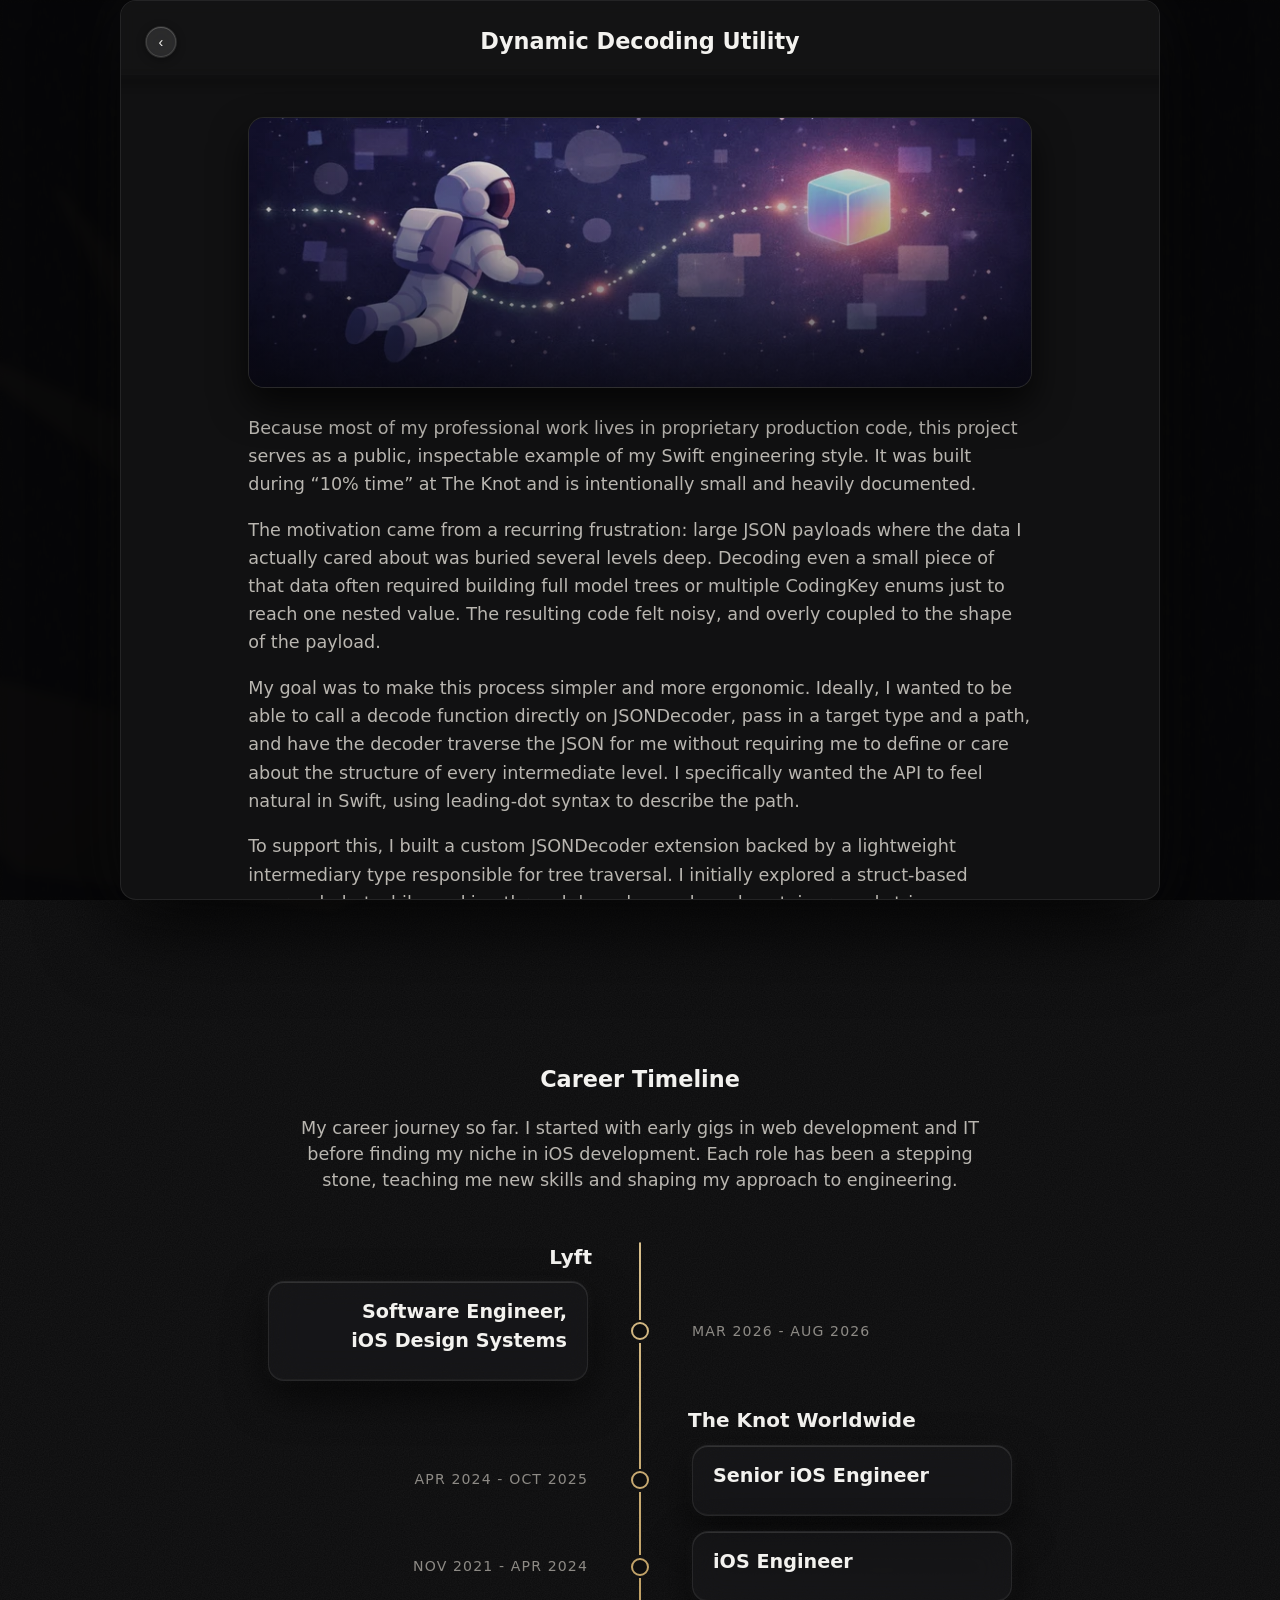
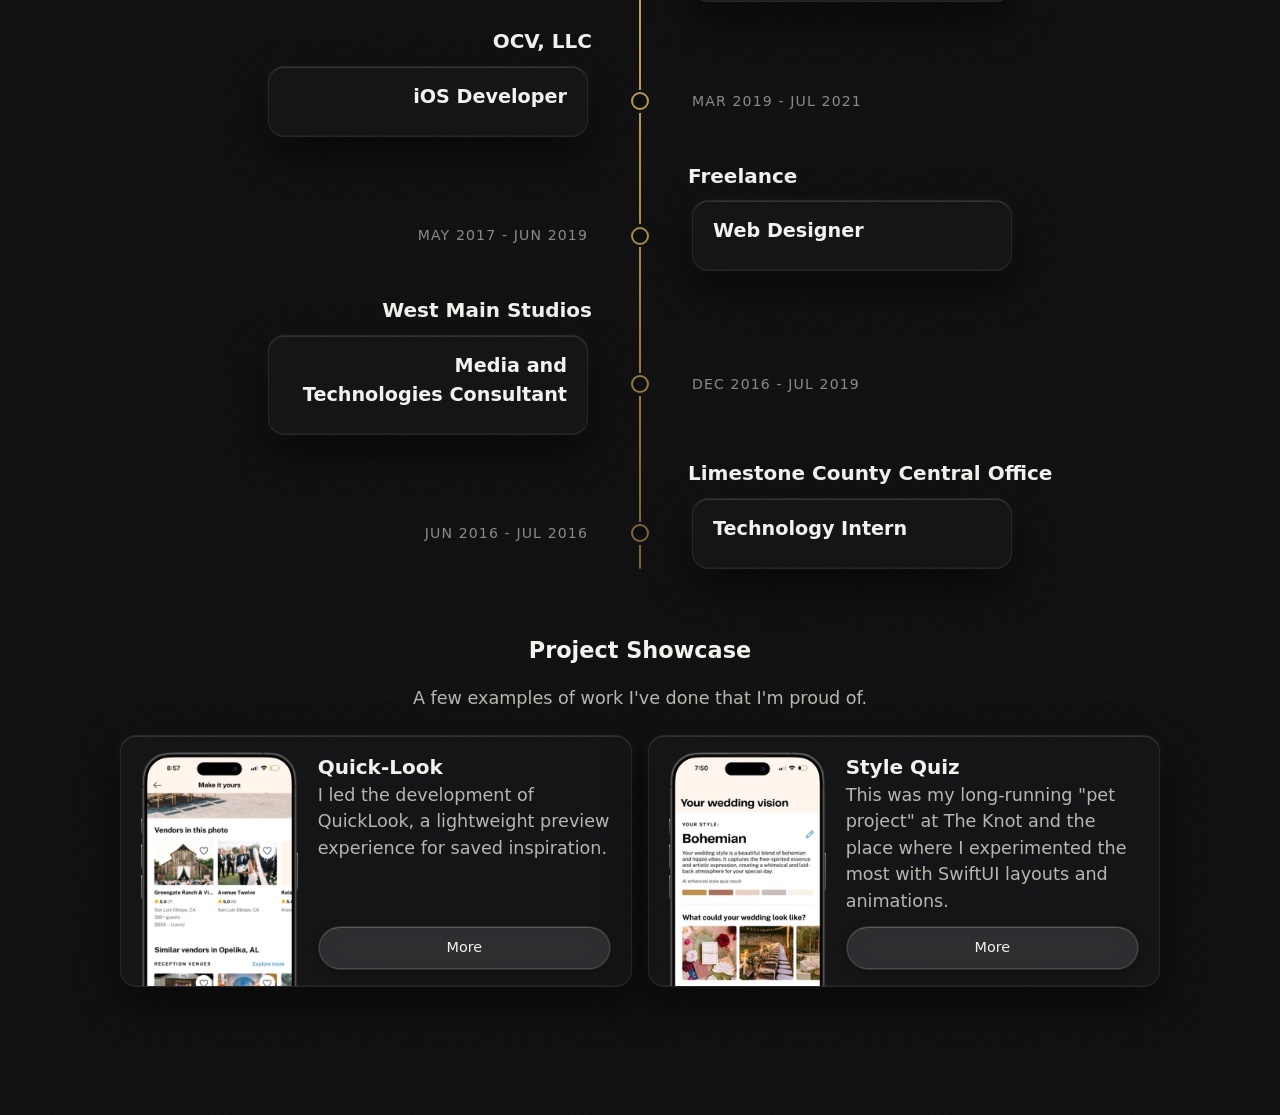
<file: projects/dynamic-decoding-utility/index.html>
<!DOCTYPE html><html lang="en-US"><head><meta charset="UTF-8"><!-- viewport-fit=cover: lets iOS report the home-indicator / notch insets to env(safe-area-inset-*)
         (they are 0 otherwise); dock.css, base.css and expanding-cards.css keep content clear of them. --><meta name="viewport" content="width=device-width, initial-scale=1, viewport-fit=cover"><script>
      // Reloading with a card open: keep the page hidden (except the open card) until
      // expanding-cards.js has restored the scroll position, so it doesn't jump.
      (function () {
        try {
          var state = window.history && window.history.state;
          if (state && state.cardExpanded) document.documentElement.classList.add('refreshing-expanded-card');
        } catch (e) {}
      })();
    </script><title>Dynamic Decoding Utility - Bre Meyer</title><meta name="description" content="This project serves as an example of my engineering style. It's a lightweight decoding utility that decodes strongly typed models from deeply nested JSON using leading-dot syntax."><meta name="robots" content="index, follow, max-image-preview:large, max-snippet:-1, max-video-preview:-1"><link rel="canonical" href="https://bremeyer.dev/projects/dynamic-decoding-utility"><meta property="og:locale" content="en_US"><meta property="og:type" content="article"><meta property="og:title" content="Dynamic Decoding Utility - Bre Meyer"><meta property="og:description" content="This project serves as an example of my engineering style. It's a lightweight decoding utility that decodes strongly typed models from deeply nested JSON using leading-dot syntax."><meta property="og:url" content="https://bremeyer.dev/projects/dynamic-decoding-utility"><meta property="og:site_name" content="Bre Meyer"><meta property="og:image" content="https://bremeyer.dev/og-image.png"><meta property="og:image:type" content="image/png"><meta property="og:image:width" content="1200"><meta property="og:image:height" content="630"><meta property="og:image:alt" content="Bre Meyer, Software Engineer"><meta name="twitter:card" content="summary_large_image"><meta name="twitter:image" content="https://bremeyer.dev/og-image.png"><meta name="twitter:image:alt" content="Bre Meyer, Software Engineer"><link rel="icon" href="/_astro/favicon-obsidian-trace.ChGJCXi0_2gOSKg.png" sizes="32x32"><link rel="icon" href="/_astro/favicon-obsidian-trace.ChGJCXi0_2skwxJ.png" sizes="192x192"><link rel="apple-touch-icon" href="/_astro/favicon-obsidian-trace.ChGJCXi0_ZIEBp8.png"><link rel="stylesheet" href="/_astro/Home.BZY39cuM.css"></head><body class="taffy-body"><div id="page" class="site"><main id="primary" class="site-main"><section><div id="about" class="dock-anchor"></div><section id="home" class="hero"><div class="hero-inner"><div class="hero-text"><h1 class="hero-name">Bre Meyer</h1><div class="about-intro"><p>I’m an iOS engineer based in the SF Bay Area. I’ve been building iOS apps for more than seven years, and I’m also a bit of a designer at heart. Good design is often more precise, and good engineering more creative, than either looks. When the two come together, form improves function and function improves form, and I genuinely love when I get to work at the intersection of both.</p><p>If you’re here from my résumé or LinkedIn, I’m glad you stopped by! A résumé is good at facts but loses the story behind them, so I made this site as a place to tell it. Every card on the timeline and in my projects opens up to the narrative behind it and gives context to what I took away from each experience.</p><p>When I’m not at the keyboard, I enjoy cuddling my cat and surfing the streets on my Onewheel. I’m always happy to connect on LinkedIn.</p></div><div class="about-socials"><a class="social-link" href="https://github.com/Bre-Meyer" target="_blank" rel="noopener" title="GitHub"><svg class="social-icon" viewBox="0 0 16 16" aria-hidden="true" focusable="false"><path d="M8 0C3.58 0 0 3.58 0 8c0 3.54 2.29 6.53 5.47 7.59.4.07.55-.17.55-.38 0-.19-.01-.82-.01-1.49-2.01.37-2.53-.49-2.69-.94-.09-.23-.48-.94-.82-1.13-.28-.15-.68-.52-.01-.53.63-.01 1.08.58 1.23.82.72 1.21 1.87.87 2.33.66.07-.52.28-.87.51-1.07-1.78-.2-3.64-.89-3.64-3.95 0-.87.31-1.59.82-2.15-.08-.2-.36-1.02.08-2.12 0 0 .67-.21 2.2.82.64-.18 1.32-.27 2-.27s1.36.09 2 .27c1.53-1.04 2.2-.82 2.2-.82.44 1.1.16 1.92.08 2.12.51.56.82 1.27.82 2.15 0 3.07-1.87 3.75-3.65 3.95.29.25.54.73.54 1.48 0 1.07-.01 1.93-.01 2.2 0 .21.15.46.55.38A8.01 8.01 0 0 0 16 8c0-4.42-3.58-8-8-8"></path></svg><span class="social-label">GitHub</span></a><span class="dot">•</span><a class="social-link" href="https://www.linkedin.com/in/bre-meyer-ios/" target="_blank" rel="noopener" title="LinkedIn"><svg class="social-icon" viewBox="0 0 16 16" aria-hidden="true" focusable="false"><path d="M0 1.146C0 .513.526 0 1.175 0h13.65C15.474 0 16 .513 16 1.146v13.708c0 .633-.526 1.146-1.175 1.146H1.175C.526 16 0 15.487 0 14.854zm4.943 12.248V6.169H2.542v7.225zm-1.2-8.212c.837 0 1.358-.554 1.358-1.248-.015-.709-.52-1.248-1.342-1.248S2.4 3.226 2.4 3.934c0 .694.521 1.248 1.327 1.248zm4.908 8.212V9.359c0-.216.016-.432.08-.586.173-.431.568-.878 1.232-.878.869 0 1.216.662 1.216 1.634v3.865h2.401V9.25c0-2.22-1.184-3.252-2.764-3.252-1.274 0-1.845.7-2.165 1.193v.025h-.016l.016-.025V6.169h-2.4c.03.678 0 7.225 0 7.225z"></path></svg><span class="social-label">LinkedIn</span></a><span class="dot">•</span><a class="social-link" href="mailto:hello@bremeyer.dev" target="_blank" rel="noopener" title="Email"><svg class="social-icon" viewBox="0 0 16 16" aria-hidden="true" focusable="false"><path d="M.05 3.555A2 2 0 0 1 2 2h12a2 2 0 0 1 1.95 1.555L8 8.414zM0 4.697v7.104l5.803-3.558zM6.761 8.83l-6.57 4.027A2 2 0 0 0 2 14h12a2 2 0 0 0 1.808-1.144l-6.57-4.027L8 9.586zm3.436-.586L16 11.801V4.697z"></path></svg><span class="social-label">Email</span></a></div></div><div class="hero-photo"><img decoding="async" src="/_astro/portrait.BxM1FwWP_Z1Y8ADj.webp" srcset="/_astro/portrait.BxM1FwWP_sXYWs.webp 220w, /_astro/portrait.BxM1FwWP_1M1gyx.webp 440w, /_astro/portrait.BxM1FwWP_Z1Y8ADj.webp 660w" sizes="220px" alt="Portrait of Bre Meyer"></div></div></section></section><div class="dock-shell"><nav class="floating-dock" aria-label="Section navigation"><div class="dock-indicator" aria-hidden="true"></div><a class="dock-link" href="#about">About</a><a class="dock-link" href="#career">Career</a><a class="dock-link" href="#projects">Projects</a></nav></div><section><div id="career" class="dock-anchor"></div><section class="work-timeline" id="career"><div class="section-header"><h2>Career Timeline</h2><p class="section-subtitle">My career journey so far. I started with early gigs in web development and IT before finding my niche in iOS development. Each role has been a stepping stone, teaching me new skills and shaping my approach to engineering.</p></div><div class="work-timeline-grid" id="work-timeline-root"><div class="work-timeline-shell"><div class="work-rail-shell"><div class="work-timeline-rail"></div></div><div class="work-timeline-root"><section class="work-group align-left"><div class="work-group-header"><h3 class="work-group-title">Lyft</h3></div><div class="work-group-items"><div class="work-item align-left"><article class="work-card expanding-card" data-slug="lyft-ios-design-systems" data-details-loaded="1"><div class="expanding-card-content"><div class="work-card-header"><button type="button" class="expanding-card-close" aria-label="Close" inert>&lsaquo;</button><span class="work-card-role-alignment"><h3 class="work-card-role" id="card-title-lyft-ios-design-systems">Software Engineer, iOS Design Systems</h3></span></div><div class="work-card-subheader"><span class="work-card-subheader-text-alignment"><span class="work-card-subheader-text"><span class="work-card-company">Lyft</span><span class="work-card-sep"> │ </span><span class="work-card-dates">Mar 2026 - Aug 2026</span></span></span></div><div class="work-card-body"><div class="work-card-teaser"><p class="work-card-summary">Built accessible, reusable components and shared iOS infrastructure that helped product teams ship consistent experiences.</p><button type="button" class="work-card-more">More</button></div><div class="expanding-card-details"><p>
  At Lyft, I worked on the shared iOS component libraries that support product experiences across multiple apps, hundreds of modules, and dozens of teams. My job sat at the intersection of engineering, design, and accessibility: building foundations that feel straightforward at the call site while handling the complexity needed to work consistently at scale.
</p>
<p>
  A major part of my focus was Lyft’s SwiftUI migration. I designed SwiftUI component APIs that bridge existing UIKit implementations, giving feature teams a practical migration path without requiring disruptive call-site rewrites. That work involved thinking carefully about public API design, backward compatibility, design tokens, and how today’s bridge can leave room for a native SwiftUI implementation later.
</p>
<p>
  I also led accessibility improvements for shared components, with a particular focus on VoiceOver and Voice Control. Because a fix in the design system can improve every screen that consumes an affected component, I worked across teams to take issues from triage through implementation and merge, then validated that the result behaved well with assistive technologies.
</p>
<p>
  The infrastructure side was just as important as the component code. I worked with snapshot testing, Bazel, and cross-team tooling to make changes safer and easier to adopt. The part I enjoyed most was turning a need that appeared in one product surface into a resilient, well-documented foundation that could make the whole app ecosystem more consistent and accessible.
</p>
</div></div></div></article><div class="work-node"></div><div class="work-item-date">Mar 2026 - Aug 2026</div></div></div></section><section class="work-group align-right"><div class="work-group-header"><h3 class="work-group-title">The Knot Worldwide</h3></div><div class="work-group-items"><div class="work-item align-right"><div class="work-item-date">Apr 2024 - Oct 2025</div><div class="work-node"></div><article class="work-card expanding-card" data-slug="the-knot-worldwide-senior-ios-engineer" data-details-loaded="1"><div class="expanding-card-content"><div class="work-card-header"><button type="button" class="expanding-card-close" aria-label="Close" inert>&lsaquo;</button><span class="work-card-role-alignment"><h3 class="work-card-role" id="card-title-the-knot-worldwide-senior-ios-engineer">Senior iOS Engineer</h3></span></div><div class="work-card-subheader"><span class="work-card-subheader-text-alignment"><span class="work-card-subheader-text"><span class="work-card-company">The Knot Worldwide</span><span class="work-card-sep"> │ </span><span class="work-card-dates">Apr 2024 - Oct 2025</span></span></span></div><div class="work-card-body"><div class="work-card-teaser"><p class="work-card-summary">Stepped up as a senior, taking on project management and guiding architectural decisions for the iOS team.</p><button type="button" class="work-card-more">More</button></div><div class="expanding-card-details"><p>
  When I moved into the Senior role, the nature of my work shifted. I continued writing SwiftUI, but I was doing a lot more architectural thinking: how features should be structured, how data should flow, how to organize work across the team so that we weren’t constantly reinventing the wheel.
</p>
<p>
  I was highly involved in planning and scoping projects, working with product, design, engineering leads, backend, QA, and occasionally leadership when timelines or priorities were ambiguous. A non-trivial amount of my day became coordination: clarifying requirements, unblocking teammates, reviewing work, and making sure what we shipped was consistent with both user expectations and the larger technical direction of the app.
</p>
<p>
  A lot of this foundation came from work I did on the Style Quiz and Wedding Vision features. These projects stretched across multiple teams and disciplines, and were long-running efforts that evolved over time. I cared about them not just because they were flashy and user-facing, but because they were technically ambitious and forced us to solve real architectural problems.
</p>
<p>
  I spent a significant amount of time translating messy product requirements into something the engineering team could reasonably execute. That meant helping define the technical strategy for each phase, breaking work into milestones, documenting assumptions, and staying closely aligned with backend so the data that powered the feature actually reflected what the UI needed.
</p>
<p>
  I also continued to help level up the team. By this time, SwiftUI adoption was no longer an experiment. Every new feature in the app was being built with it, and people were confident doing so independently. I was often reviewing code, helping people troubleshoot edge cases, and exploring ways to improve performance, testability, and consistency in our approach.
</p>
<p>
  I didn’t have a formal management role, but a lot of my work involved people, not just code: mentoring, teaching, unblocking, facilitating tough conversations when priorities changed, and advocating for better engineering practices when scope or timelines threatened to undermine technical quality.
</p>
<p>
  Looking back, the coolest part isn’t just that we shipped ambitious features. It’s that the team culture shifted to one where engineering collaboration, architectural thinking, and shared ownership became normal. The stuff I helped set up lived beyond the work I personally did.
</p>
</div></div></div></article></div><div class="work-item align-right"><div class="work-item-date">Nov 2021 - Apr 2024</div><div class="work-node"></div><article class="work-card expanding-card" data-slug="the-knot-worldwide-ios-engineer" data-details-loaded="1"><div class="expanding-card-content"><div class="work-card-header"><button type="button" class="expanding-card-close" aria-label="Close" inert>&lsaquo;</button><span class="work-card-role-alignment"><h3 class="work-card-role" id="card-title-the-knot-worldwide-ios-engineer">iOS Engineer</h3></span></div><div class="work-card-subheader"><span class="work-card-subheader-text-alignment"><span class="work-card-subheader-text"><span class="work-card-company">The Knot Worldwide</span><span class="work-card-sep"> │ </span><span class="work-card-dates">Nov 2021 - Apr 2024</span></span></span></div><div class="work-card-body"><div class="work-card-teaser"><p class="work-card-summary">Spearheaded adoption of SwiftUI at The Knot by hosting lunch-and-learns and leading projects that set a consistent foundation for future features.</p><button type="button" class="work-card-more">More</button></div><div class="expanding-card-details"><p>
  I joined The Knot Worldwide as part of a small iOS team that was beginning to explore SwiftUI but hadn’t fully committed to it yet. A lot of the app’s core UI was still UIKit, and most people were familiar and comfortable with that stack. I naturally leaned into SwiftUI early, mostly because I was excited about declarative patterns and the potential for the team to move faster without wrestling with the old view layer.
</p>
<p>
  Most of my time at this stage revolved around building new features in SwiftUI while designing them in a way that made it easier for others to adopt. I spent a lot of energy on reusable components, consistent patterns, and technical documentation that helped demystify what SwiftUI was actually doing under the hood. I jokingly became the “SwiftUI hype person” of the team, not just advocating for the framework but making sure it actually worked in our codebase and wasn’t just a shiny toy.
</p>
<p>
  One of the first major features I worked on was related to helping couples visualize and articulate the style of their wedding. The technical challenge was blending a visually rich UI with a flow that felt bite-sized and approachable, while also capturing structured data the backend could work with. It started as a standalone feature, but it ended up becoming foundational for other parts of the app.
</p>
<p>
  Along the way, I realized most people on the team wanted to learn SwiftUI, but they needed a low-pressure way to do it. So I started hosting casual “code along” sessions, sharing internal examples, and pairing with teammates to help them build their first screens in SwiftUI. None of this was mandated, just something that made work more enjoyable for all of us and helped move the team forward.
</p>
<p>
  By the time I was promoted, I wasn’t just writing SwiftUI. I was building the patterns that helped everyone else write it too.
</p>
</div></div></div></article></div></div></section><section class="work-group align-left"><div class="work-group-header"><h3 class="work-group-title">OCV, LLC</h3></div><div class="work-group-items"><div class="work-item align-left"><article class="work-card expanding-card" data-slug="ocv-llc-ios-developer" data-details-loaded="1"><div class="expanding-card-content"><div class="work-card-header"><button type="button" class="expanding-card-close" aria-label="Close" inert>&lsaquo;</button><span class="work-card-role-alignment"><h3 class="work-card-role" id="card-title-ocv-llc-ios-developer">iOS Developer</h3></span></div><div class="work-card-subheader"><span class="work-card-subheader-text-alignment"><span class="work-card-subheader-text"><span class="work-card-company">OCV, LLC</span><span class="work-card-sep"> │ </span><span class="work-card-dates">Mar 2019 - Jul 2021</span></span></span></div><div class="work-card-body"><div class="work-card-teaser"><p class="work-card-summary">Pivoted into mobile development, taking ownership of major features and mentoring a junior dev.</p><button type="button" class="work-card-more">More</button></div><div class="expanding-card-details"><p>
  At OCV, I really dove headfirst into iOS development. We were a small team building white-label apps for municipal organizations, including fire departments, police departments, and a few schools. Because we were supporting over 350 apps from a single codebase, I got used to juggling a lot of responsibilities really quickly.
</p>
<p>
  One of the coolest projects I handled was building a COVID wellness check feature right in the thick of the pandemic. It was probably one of my first big end-to-end features where I owned the whole thing, from designing the flow to implementing the UI and logic. The idea was to let each client customize their own questionnaire and generate a daily badge if the user passed the check. It was a mix of quick iteration and making sure the feature could be tailored to different needs, and it definitely leveled up my problem-solving skills.
</p>
<p>
  Another project that stands out was the Narcan administration feature. That one taught me a ton about creating a flexible, step-by-step flow that could adapt to different user inputs, like guiding someone through CPR steps and looping back if needed. It was a real crash course in building user-friendly, life-saving flows.
</p>
<p>
  On top of the technical work, I also got to mentor a junior engineer for the first time. At first, I tried letting her learn on her own with tutorials, but I realized pretty quickly that being hands-on was way more effective. I ended up having her sit next to me and walk through the code together, explaining my decisions out loud and then letting her take over bits of the code. That approach not only helped her get comfortable but also taught me a lot about how to be a better mentor.
</p>
<p>
  In the end, OCV was where I learned to juggle a ton of roles at once, from iOS development to making small product decisions and mentoring a teammate. It was a huge growth period for me, and I left with a whole new level of confidence in both my technical and leadership skills.
</p>
</div></div></div></article><div class="work-node"></div><div class="work-item-date">Mar 2019 - Jul 2021</div></div></div></section><section class="work-group align-right"><div class="work-group-header"><h3 class="work-group-title">Freelance</h3></div><div class="work-group-items"><div class="work-item align-right"><div class="work-item-date">May 2017 - Jun 2019</div><div class="work-node"></div><article class="work-card expanding-card" data-slug="freelance-web-designer" data-details-loaded="1"><div class="expanding-card-content"><div class="work-card-header"><button type="button" class="expanding-card-close" aria-label="Close" inert>&lsaquo;</button><span class="work-card-role-alignment"><h3 class="work-card-role" id="card-title-freelance-web-designer">Web Designer</h3></span></div><div class="work-card-subheader"><span class="work-card-subheader-text-alignment"><span class="work-card-subheader-text"><span class="work-card-company">Freelance</span><span class="work-card-sep"> │ </span><span class="work-card-dates">May 2017 - Jun 2019</span></span></span></div><div class="work-card-body"><div class="work-card-teaser"><p class="work-card-summary">Built up my technical chops designing affordable websites and logos for local businesses.</p><button type="button" class="work-card-more">More</button></div><div class="expanding-card-details"><p>
  Before I even jumped fully into iOS development, I got my start doing a bit of freelance web design under my own little brand, BreMeyer.tech. It was basically me, a CorelDRAW install, and a lot of gumption helping a handful of local businesses get online. I designed their logos, set up their hosting, and built out simple WordPress sites to give them a web presence.
</p>
<p>
  Honestly, it was mostly about getting my hands dirty and learning how to deal with real clients, even if it was just a few of them. They didn’t need anything fancy, and I wasn’t charging much. It was more about offering them a budget-friendly way to get online while I got to practice real-world skills. Plus, it gave me something to point to when I eventually applied for my first “official” development job at OCV.
</p>
<p>
  It might have been a small start, but it was a great intro to what it means to build something that actually goes live and helps people, and it definitely planted the seed for everything I’ve done since.
</p>
</div></div></div></article></div></div></section><section class="work-group align-left"><div class="work-group-header"><h3 class="work-group-title">West Main Studios</h3></div><div class="work-group-items"><div class="work-item align-left"><article class="work-card expanding-card" data-slug="west-main-media-consultant" data-details-loaded="1"><div class="expanding-card-content"><div class="work-card-header"><button type="button" class="expanding-card-close" aria-label="Close" inert>&lsaquo;</button><span class="work-card-role-alignment"><h3 class="work-card-role" id="card-title-west-main-media-consultant">Media and Technologies Consultant</h3></span></div><div class="work-card-subheader"><span class="work-card-subheader-text-alignment"><span class="work-card-subheader-text"><span class="work-card-company">West Main Studios</span><span class="work-card-sep"> │ </span><span class="work-card-dates">Dec 2016 - Jul 2019</span></span></span></div><div class="work-card-body"><div class="work-card-teaser"><p class="work-card-summary">Revamped a dance studio’s tech and design from their website to their AV booth.</p><button type="button" class="work-card-more">More</button></div><div class="expanding-card-details"><p>
  At West Main Studios, I wore a lot of hats that blended tech and creativity. The studio needed someone who could handle a range of technical and design tasks, and I was more than happy to dive in. I revamped their website from the ground up, transforming it from something pretty clunky into a clean, professional, and user-friendly site. Along the way, I also redesigned their logo into a scalable vector format, so it looked great on everything from their signage to their recital t-shirts.
</p>
<p>
  In addition to the website and logo work, I did a lot of behind-the-scenes tech and media tasks. I edited audio tracks and their metadata for their recitals, created image projections, and even designed those recital t-shirts. During the actual recitals, I was up in the AV booth helping run the show and making sure everything went smoothly.
</p>
<p>
  Basically, I was the go-to person for anything tech or media related, and it was a fantastic experience in juggling a bunch of creative and technical roles at once. It also helped me build connections that led to more freelance work down the road, which was a nice bonus.
</p>
</div></div></div></article><div class="work-node"></div><div class="work-item-date">Dec 2016 - Jul 2019</div></div></div></section><section class="work-group align-right"><div class="work-group-header"><h3 class="work-group-title">Limestone County Central Office</h3></div><div class="work-group-items"><div class="work-item align-right"><div class="work-item-date">Jun 2016 - Jul 2016</div><div class="work-node"></div><article class="work-card expanding-card" data-slug="limestone-county-technology-intern" data-details-loaded="1"><div class="expanding-card-content"><div class="work-card-header"><button type="button" class="expanding-card-close" aria-label="Close" inert>&lsaquo;</button><span class="work-card-role-alignment"><h3 class="work-card-role" id="card-title-limestone-county-technology-intern">Technology Intern</h3></span></div><div class="work-card-subheader"><span class="work-card-subheader-text-alignment"><span class="work-card-subheader-text"><span class="work-card-company">Limestone County Central Office</span><span class="work-card-sep"> │ </span><span class="work-card-dates">Jun 2016 - Jul 2016</span></span></span></div><div class="work-card-body"><div class="work-card-teaser"><p class="work-card-summary">Got my start in tech by keeping the county’s website running and providing IT support to the superintendent.</p><button type="button" class="work-card-more">More</button></div><div class="expanding-card-details"><p>
  My very first foray into the tech world was as a Technology Intern at the Limestone County Central Office. It was a short gig, just a couple of months, but it was my first experience actually getting paid to do tech stuff. I got to maintain the school county’s website, provide IT support to the superintendent, and even help put together a slick PowerPoint presentation for him.
</p>
<p>
  It might have been a small role, but it gave me my first taste of what it was like to work in a real tech environment. It was also where I learned that I really enjoyed making things more user-friendly and that I had a knack for smoothing out tech headaches for other people. It’s a small piece of the puzzle, but it’s definitely part of the journey that eventually led me into the world of mobile development.
</p>
</div></div></div></article></div></div></section></div></div></div></section></section><section><div id="projects" class="dock-anchor"></div><div class="section projects" id="projects-section"><div class="section-header"><h2>Project Showcase</h2><p class="section-subtitle">A few examples of work I&#39;ve done that I&#39;m proud of.</p></div><div class="projects-grid"><article class="project-card expanding-card" data-slug="quick-look" data-details-loaded="1"><div class="expanding-card-content"><div class="project-card-header"><button type="button" class="expanding-card-close" aria-label="Close" inert>&lsaquo;</button><span class="project-title-alignment"><h3 class="project-title" id="card-title-quick-look">Quick-Look</h3></span></div><div class="project-thumbnail-image-container"><img class="project-thumbnail-image" src="/_astro/quick-look-thumb.DLb5205T_Z2jYD7H.webp" srcset="/_astro/quick-look-thumb.DLb5205T_Z1kqE4b.webp 120w, /_astro/quick-look-thumb.DLb5205T_Z1Er39n.webp 160w, /_astro/quick-look-thumb.DLb5205T_1LMU3f.webp 200w, /_astro/quick-look-thumb.DLb5205T_Z9y0FE.webp 240w, /_astro/quick-look-thumb.DLb5205T_Z27vzna.webp 320w, /_astro/quick-look-thumb.DLb5205T_13pBz1.webp 400w, /_astro/quick-look-thumb.DLb5205T_ZeKJn8.webp 460w, /_astro/quick-look-thumb.DLb5205T_eUvpv.webp 520w, /_astro/quick-look-thumb.DLb5205T_Z1I23h0.webp 600w, /_astro/quick-look-thumb.DLb5205T_Z2jYD7H.webp 633w" sizes="(max-width: 820px) min(250px, calc((100vw - 90px) * 0.4167)), (max-width: 879px) 250px, 200px" alt="Quick-Look" loading="lazy"></div><div class="project-card-body"><p class="project-copy">I led the development of QuickLook, a lightweight preview experience for saved inspiration.</p><div class="expanding-card-details"><figure class="project-detail-hero project-detail-hero--device"><img src="/_astro/quick-look-thumb.DLb5205T_Z2jYD7H.webp" srcset="/_astro/quick-look-thumb.DLb5205T_2eEItg.webp 80w, /_astro/quick-look-thumb.DLb5205T_Z1kqE4b.webp 120w, /_astro/quick-look-thumb.DLb5205T_Z1Er39n.webp 160w, /_astro/quick-look-thumb.DLb5205T_1LMU3f.webp 200w, /_astro/quick-look-thumb.DLb5205T_Z9y0FE.webp 240w, /_astro/quick-look-thumb.DLb5205T_Z2uUU2c.webp 280w, /_astro/quick-look-thumb.DLb5205T_UIvzS.webp 300w, /_astro/quick-look-thumb.DLb5205T_Z27vzna.webp 320w, /_astro/quick-look-thumb.DLb5205T_Z2nOlCB.webp 360w, /_astro/quick-look-thumb.DLb5205T_13pBz1.webp 400w, /_astro/quick-look-thumb.DLb5205T_1MbisK.webp 480w, /_astro/quick-look-thumb.DLb5205T_Z26rnV2.webp 560w, /_astro/quick-look-thumb.DLb5205T_Z2jYD7H.webp 633w" sizes="(max-width: 820px) calc((100vw - 66px) * 0.2924), 141px" alt="Quick-Look on an iPhone: a saved inspiration photo with the vendors in it." loading="lazy" decoding="async"></figure><div class="project-detail">
  <p>
    QuickLook is a production feature I led end-to-end at The Knot Worldwide, from planning and technical coordination through development and launch. The feature shipped to millions of users and resulted in a 1.7% lift in couple bookings, making it one of the most impactful projects I’ve worked on.
  </p>
  <p>
    As the engineering lead, a significant part of my role was project planning and task breakdown. In earlier projects, I typically planned work from a purely engineering perspective, mapping out components, architecture, and implementation details up front. While that approach ensured technical clarity, it often required a large upfront investment and didn’t always translate cleanly to product or QA workflows.
  </p>
  <p>
    For QuickLook, I intentionally tried a different approach: splitting work into user stories instead of technical tasks. Each ticket was written from the user’s perspective with concrete, testable acceptance criteria (for example, “When a user taps the Quick Look button, the app navigates to a new page”). This made scope clearer for cross-functional partners and ensured that QA could validate behavior without needing deep implementation context. I also explicitly accounted for edge cases like loading, error, and empty states to avoid late surprises.
  </p>
  <p>
    Once the user stories were defined, I reviewed them through a technical lens to identify work that required larger infrastructural changes, such as introducing a coordinator layer to handle navigation. Those efforts were split into developer-only blocking tickets, allowing the user-facing stories to remain focused while still unblocking the necessary groundwork.
  </p>
  <p>
    What I learned from this project is that leading with user-centric planning significantly improved clarity and velocity, especially for QA and product alignment. That said, the lighter upfront technical planning did result in some mid-development discussions around implementation details. In hindsight, I’ve found the best balance is a hybrid approach: starting from user stories, but pairing them with just enough technical scaffolding to reduce ambiguity.
  </p>
  <p>
    I’m proud to showcase QuickLook because it’s a real, shipped feature in a widely used app with measurable business impact. Just as importantly, it represents a hands-on learning experience in technical leadership, project planning, and adapting my process to better support both developers and cross-functional partners.
  </p>
  <div class="project-detail-access">
    <h4 class="project-detail-access-title">How to access it:</h4>
    <p>
      After downloading the app (link below), create an account and log in.
    </p>
    <ul>
      <li>After logging in, tap the heart icon on the home screen to go to your Favorites.</li>
      <li>Favorite at least one item from the carousels if the page is empty.</li>
      <li>Items that support QuickLook show a sparkly magnifying glass icon on their thumbnail. Tapping that icon opens the QuickLook view.</li>
    </ul>
  </div>
  <div class="project-detail-actions">
    <a
      class="project-detail-cta"
      href="https://apps.apple.com/us/app/the-knot-wedding-planner/id457941553"
      target="_blank"
      rel="noopener noreferrer"
    >
      View The Knot on the App Store
    </a>
  </div>
</div>
</div><a class="project-cta" href="/projects/quick-look">More</a></div></div></article><article class="project-card expanding-card" data-slug="style-quiz" data-details-loaded="1"><div class="expanding-card-content"><div class="project-card-header"><button type="button" class="expanding-card-close" aria-label="Close" inert>&lsaquo;</button><span class="project-title-alignment"><h3 class="project-title" id="card-title-style-quiz">Style Quiz</h3></span></div><div class="project-thumbnail-image-container"><img class="project-thumbnail-image" src="/_astro/style-quiz-thumb.Cs3UAAxS_2cCoyL.webp" srcset="/_astro/style-quiz-thumb.Cs3UAAxS_H3BnD.webp 120w, /_astro/style-quiz-thumb.Cs3UAAxS_Z77yfN.webp 160w, /_astro/style-quiz-thumb.Cs3UAAxS_ZrPUp.webp 200w, /_astro/style-quiz-thumb.Cs3UAAxS_Zj6Den.webp 240w, /_astro/style-quiz-thumb.Cs3UAAxS_Z11C6xq.webp 320w, /_astro/style-quiz-thumb.Cs3UAAxS_27uoG4.webp 400w, /_astro/style-quiz-thumb.Cs3UAAxS_Z1o6J1k.webp 460w, /_astro/style-quiz-thumb.Cs3UAAxS_ZFfphW.webp 520w, /_astro/style-quiz-thumb.Cs3UAAxS_Z1nKRB0.webp 600w, /_astro/style-quiz-thumb.Cs3UAAxS_2cCoyL.webp 633w" sizes="(max-width: 820px) min(250px, calc((100vw - 90px) * 0.4167)), (max-width: 879px) 250px, 200px" alt="Style Quiz" loading="lazy"></div><div class="project-card-body"><p class="project-copy">This was my long-running &quot;pet project&quot; at The Knot and the place where I experimented the most with SwiftUI layouts and animations.</p><div class="expanding-card-details"><figure class="project-detail-hero project-detail-hero--device"><img src="/_astro/style-quiz-thumb.Cs3UAAxS_2cCoyL.webp" srcset="/_astro/style-quiz-thumb.Cs3UAAxS_Z2PztF.webp 80w, /_astro/style-quiz-thumb.Cs3UAAxS_H3BnD.webp 120w, /_astro/style-quiz-thumb.Cs3UAAxS_Z77yfN.webp 160w, /_astro/style-quiz-thumb.Cs3UAAxS_ZrPUp.webp 200w, /_astro/style-quiz-thumb.Cs3UAAxS_Zj6Den.webp 240w, /_astro/style-quiz-thumb.Cs3UAAxS_ZTQEDd.webp 280w, /_astro/style-quiz-thumb.Cs3UAAxS_dNx0w.webp 300w, /_astro/style-quiz-thumb.Cs3UAAxS_Z11C6xq.webp 320w, /_astro/style-quiz-thumb.Cs3UAAxS_20OGlF.webp 360w, /_astro/style-quiz-thumb.Cs3UAAxS_27uoG4.webp 400w, /_astro/style-quiz-thumb.Cs3UAAxS_2qDKeE.webp 480w, /_astro/style-quiz-thumb.Cs3UAAxS_Z1h0qGM.webp 560w, /_astro/style-quiz-thumb.Cs3UAAxS_2cCoyL.webp 633w" sizes="(max-width: 820px) calc((100vw - 66px) * 0.2924), 141px" alt="The Style Quiz on an iPhone." loading="lazy" decoding="async"></figure><h3>
  Building My First Production SwiftUI Feature at The Knot
</h3>
<p>
  The Style Quiz was the first major feature where I really got to push SwiftUI into a UIKit-heavy codebase at The Knot. Honestly, it became the project where I learned, experimented, broke things, fixed things, and gradually shaped the patterns I’d use across the rest of my time on the team.
</p>
<p>
  When I picked up the feature, it had already gone through a couple of reskins and reworks over the years. My version started as a fairly simple swipe-through questionnaire, but the more I worked on it, the more it evolved into a proving ground for SwiftUI patterns, architectural experiments, and reusable components that eventually made their way into other parts of the app.
</p>
⸻
<h3>
  Introducing SwiftUI into a UIKit World
</h3>
<p>
  The Knot’s iOS app was almost entirely UIKit at the time, and SwiftUI was still new to the company. Integrating it wasn’t as simple as dropping in a few views. You had to think about how it talked to UIKit navigation, what controlled what, and how state flowed between the two worlds.
</p>
<p>
  The first challenge was navigation. Because the Style Quiz lived inside an existing UIKit flow, I had to wrap SwiftUI screens inside hosting controllers that played nicely with UIKit while still letting me build the quiz UI declaratively. At the time, our patterns for this were still evolving, so I had to invent a few along the way. Some were messy in retrospect, but they all taught me valuable lessons about UIKit/SwiftUI boundaries.
</p>
<p>
  Handling dynamic actions coming back from SwiftUI was another hurdle. When a user made a choice on a SwiftUI screen, UIKit needed to know which next screen to show, how to structure the flow, and how to pass data along cleanly. Early on, that part of the architecture got tangled pretty fast, but each reskin gave me a chance to clean it up, abstract it, or replace the janky parts with something more maintainable.
</p>
⸻
<h3>
  The Architecture: A Study in Iteration
</h3>
<p>
  If you looked at the Style Quiz architecture over time, you’d be able to see my growth as an engineer in real time.
</p>
<p>
  My early implementation leaned heavily on UIKit coordinators pushing hosting controllers with closures and enums describing “next steps.” It wasn’t pretty, but it worked. Later, as I rewrote and reskinned the feature multiple times, I gradually refactored it toward a more MVVM-inspired pattern: view models driving SwiftUI views, coordinators handling flow, and cleaner boundaries between presentation and logic.
</p>
<p>
  Each iteration was an opportunity to revisit past decisions, fix the brittle parts, and try new patterns. I didn’t get everything right. I had experiments that aged poorly within a few months, but that willingness to iterate ended up shaping the foundation for the architecture patterns I later helped introduce at a team-wide level.
</p>
⸻
<h3>
  Reusable Components That Lived Beyond the Quiz
</h3>
<p>
  One of the most satisfying parts of this project was building components that ended up being used all over the app.
</p>
<h4>
  Masonry Grid Layout
</h4>
<p>
  One reskin introduced a layout that needed a Pinterest-style two-column masonry grid. I ended up building a custom SwiftUI layout that handled variable heights, dynamic content, and smooth scrolling. That component later became a key part of the revamped onboarding experience and other style-based flows, and the team has continued using masonry patterns inspired by it.
</p>
<h4>
  Progress Bar Style
</h4>
<p>
  The Style Quiz needed a custom progress bar that matched the visual brand. I turned it into a reusable progress style, and from there it started popping up everywhere: onboarding, RSVP flows, multi-step forms, and basically anything with a numbered sequence.
</p>
<h4>
  Hosting Controller Patterns
</h4>
<p>
  Before we had official conventions, I built a custom “union-compatible” hosting controller that handled some of the quirks between UIKit navigation and SwiftUI screens. It wasn’t glamorous, but it became a go-to wrapper for a while until a new team formalized the approach.
</p>
<p>
  Even components I didn’t build for the quiz originally, like my CachedWebImage view, wound up being used in it because it became the team’s standard for displaying web images in SwiftUI.
</p>
⸻
<h3>
  Team Impact and SwiftUI Adoption
</h3>
<p>
  Style Quiz was also the first feature where I started showing the team that SwiftUI could work in production. I was still early in my SwiftUI journey, but I shared everything I learned: what worked, what didn’t, how state flowed, where UIKit still needed to step in, and how we could make SwiftUI screens play nicely within existing flows.
</p>
<p>
  I hosted code-alongs, built examples, and answered questions practically every day. People were excited, and my manager encouraged me to keep pushing those learnings team-wide. Over time, Style Quiz became one of the internal “reference points” for how real features could be built using SwiftUI.
</p>
⸻
<h3>
  What This Project Taught Me
</h3>
<p>
  Looking back, Style Quiz was where I learned how to ship SwiftUI at scale, not just build cute prototypes.
</p>
<p>
  It taught me how to:
  <ul>
  <li>evaluate architectures and refactor them over time </li>
  <li>gracefully bridge SwiftUI and UIKit</li>
  <li>create reusable components that scale across multiple features</li>
  <li>debug “invisible” state bugs and navigation oddities</li>
  <li>embrace iteration instead of trying to design everything perfectly upfront</li>
  <li>teach others what I was learning and help them navigate the same patterns</li>
  </ul>
</p>
<p>
  Professionally, it was the project that helped me grow past “the person excited about SwiftUI” into someone who could actually build with it in production, share the knowledge, and shape how our team approached new features.
</p>
<div class="project-detail-access">
  <h4 class="project-detail-access-title">How to access it:</h4>
  <p>
    After downloading the app (link below), create an account and log in. Depending on the experiment bucket, the Style Quiz can be found in one of a few places:
  </p>
  <ul>
    <li>Tap the heart icon on the home screen, then look for a banner prompting you to "Find your style."</li>
    <li>Tap the Planning tab; one of the fan options should be Style Quiz.</li>
    <li>On the home screen, some users also see a "Find your vibe" task card that opens a view with a link to the quiz.</li>
  </ul>
</div>
<div class="project-detail-actions">
  <a
    class="project-detail-cta"
    href="https://apps.apple.com/us/app/the-knot-wedding-planner/id457941553"
    target="_blank"
    rel="noopener noreferrer"
  >
    View The Knot on the App Store
  </a>
</div>
</div><a class="project-cta" href="/projects/style-quiz">More</a></div></div></article><article class="project-card expanding-card is-expanded" data-slug="dynamic-decoding-utility" data-details-loaded="1"><div class="expanding-card-content"><div class="project-card-header"><button type="button" class="expanding-card-close" aria-label="Close">&lsaquo;</button><span class="project-title-alignment"><h3 class="project-title" id="card-title-dynamic-decoding-utility">Dynamic Decoding Utility</h3></span></div><div class="project-thumbnail-image-container"><img class="project-thumbnail-image" src="/_astro/dynamic-decoding-utility-thumb.D1QzZLed_Z1kXuo6.webp" srcset="/_astro/dynamic-decoding-utility-thumb.D1QzZLed_Z1K7RLI.webp 120w, /_astro/dynamic-decoding-utility-thumb.D1QzZLed_Z6VNAA.webp 160w, /_astro/dynamic-decoding-utility-thumb.D1QzZLed_Z1seHxv.webp 200w, /_astro/dynamic-decoding-utility-thumb.D1QzZLed_1yeMzh.webp 240w, /_astro/dynamic-decoding-utility-thumb.D1QzZLed_lDHsm.webp 320w, /_astro/dynamic-decoding-utility-thumb.D1QzZLed_DwRGz.webp 400w, /_astro/dynamic-decoding-utility-thumb.D1QzZLed_1s1QQ1.webp 460w, /_astro/dynamic-decoding-utility-thumb.D1QzZLed_Z2m0GzR.webp 520w, /_astro/dynamic-decoding-utility-thumb.D1QzZLed_Z1kXuo6.webp 583w" sizes="(max-width: 820px) min(250px, calc((100vw - 90px) * 0.4167)), (max-width: 879px) 250px, 200px" alt="Dynamic Decoding Utility" loading="lazy"></div><div class="project-card-body"><p class="project-copy">This project serves as an example of my engineering style. It&#39;s a lightweight decoding utility that decodes strongly typed models from deeply nested JSON using leading-dot syntax.</p><div class="expanding-card-details"><figure class="project-detail-hero project-detail-hero--image"><img src="/_astro/dynamic-decoding-utility-hero.DoR9LSLx_1yfSBf.webp" srcset="/_astro/dynamic-decoding-utility-hero.DoR9LSLx_ZuudjN.webp 640w, /_astro/dynamic-decoding-utility-hero.DoR9LSLx_17XOKu.webp 800w, /_astro/dynamic-decoding-utility-hero.DoR9LSLx_1o8eQ6.webp 1040w, /_astro/dynamic-decoding-utility-hero.DoR9LSLx_TBi7w.webp 1280w, /_astro/dynamic-decoding-utility-hero.DoR9LSLx_1yfSBf.webp 1536w" sizes="(max-width: 820px) calc(100vw - 66px), 780px" alt="Dynamic Decoding Utility article header image." loading="lazy" decoding="async"></figure><div class="project-detail">
  <p>
    Because most of my professional work lives in proprietary production code, this project serves as a public, inspectable example of my Swift engineering style. It was built during “10% time” at The Knot and is intentionally small and heavily documented.
  </p>
  <p>
    The motivation came from a recurring frustration: large JSON payloads where the data I actually cared about was buried several levels deep. Decoding even a small piece of that data often required building full model trees or multiple CodingKey enums just to reach one nested value. The resulting code felt noisy, and overly coupled to the shape of the payload.
  </p>
  <p>
    My goal was to make this process simpler and more ergonomic. Ideally, I wanted to be able to call a decode function directly on JSONDecoder, pass in a target type and a path, and have the decoder traverse the JSON for me without requiring me to define or care about the structure of every intermediate level. I specifically wanted the API to feel natural in Swift, using leading-dot syntax to describe the path.
  </p>
  <p>
    To support this, I built a custom JSONDecoder extension backed by a lightweight intermediary type responsible for tree traversal. I initially explored a struct-based approach, but while working through keyed vs. unkeyed containers and string vs. integer keys, I ran into complexity around mismatched containers and invalid key types. That friction led to an important realization: the intermediary itself should be an enum, with cases for the container types and associated values representing the keys. This design ensures that keys and containers always stay in sync, eliminating an entire class of errors.
  </p>
  <p>
    For traversal, I took inspiration from SwiftUI’s view and modifier system, where each modifier returns a new view instance. I applied the same idea here: each step along the decoding path returns a new instance of the decoding container, carrying forward the accumulated traversal state. While the concept is abstract, the result is both lightweight and composable, with the entire implementation coming in under 200 lines of code (including documentation).
  </p>
  <p>
    To make the API feel natural to use, I leveraged @dynamicMemberLookup, allowing arbitrary paths to be expressed using dot syntax. Under the hood, this is powered by a DynamicDecodingKey that conforms to CodingKey but can be initialized with any string, making it possible to decode values for arbitrary keys without predefining enums. This piece is what gives the utility its flexibility and reusability.
  </p>
  <p>
    The end result is a decoding extension that can extract strongly typed models from deeply nested JSON while remaining completely agnostic to the shape and structure of the data along the way. I have plans to extend this approach further to support key-path decoding directly on decoding containers, but that work is still in progress.
  </p>
  <p>
    If you download the included Swift playground, you can explore interactive, runnable examples embedded directly in formatted documentation and experiment with the API yourself.
  </p>
  <div class="project-detail-actions">
    <a
      class="project-detail-cta"
      href="https://github.com/Bre-Meyer/DynamicDecoding"
      target="_blank"
      rel="noopener noreferrer"
    >
      View on GitHub
    </a>
  </div>
</div>
</div><a class="project-cta" href="/projects/dynamic-decoding-utility">More</a></div></div></article></div></div></section><script>(function(){const cardUrlStyle = "path";

      // /#<slug> links (the old site's card URLs): open that card right away, before first paint,
      // exactly like the old site did when it built the cards. With path URLs the address is
      // first rewritten to the card's own page (/work/<slug>, /projects/<slug>).
      (function () {
        var slug = window.location.hash.replace('#', '');
        if (!slug) return;
        if (cardUrlStyle === 'path' && window.location.pathname !== '/') return;
        var cards = document.querySelectorAll('.expanding-card');
        for (var i = 0; i < cards.length; i++) {
          var card = cards[i];
          if (card.dataset.slug !== slug) continue;
          var isWork = card.classList.contains('work-card');
          if (cardUrlStyle === 'path') {
            history.replaceState(history.state, '', (isWork ? '/work/' : '/projects/') + slug + window.location.search);
          }
          card.classList.add('is-expanded');
          var closeButton = card.querySelector('.expanding-card-close');
          if (closeButton) closeButton.inert = false;
          if (isWork) {
            card.closest('.work-item').classList.add('is-expanded');
            card.closest('.work-timeline-shell').classList.add('has-expanded');
          }
        }
      })();
    })();</script></main></div><script type="module" src="/_astro/Home.astro_astro_type_script_index_0_lang.CYk76-l3.js"></script></body></html>
</file>
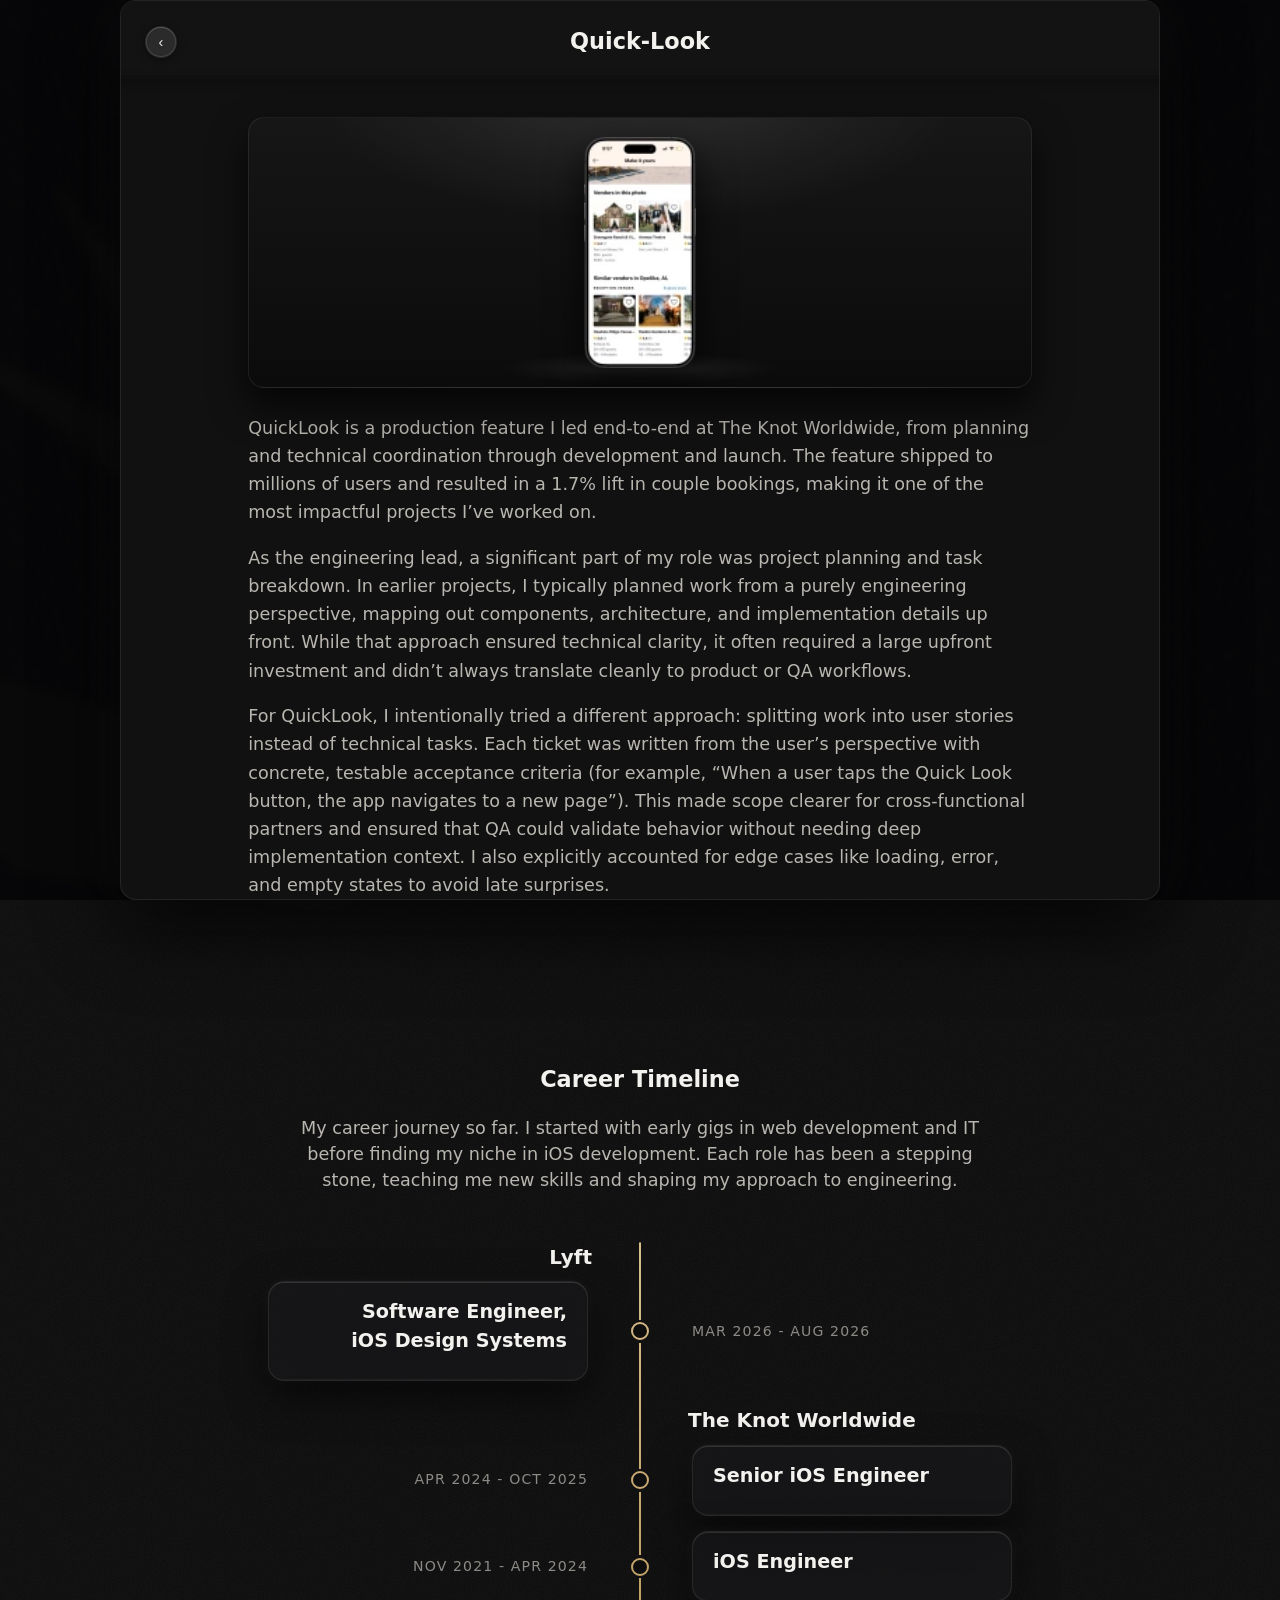
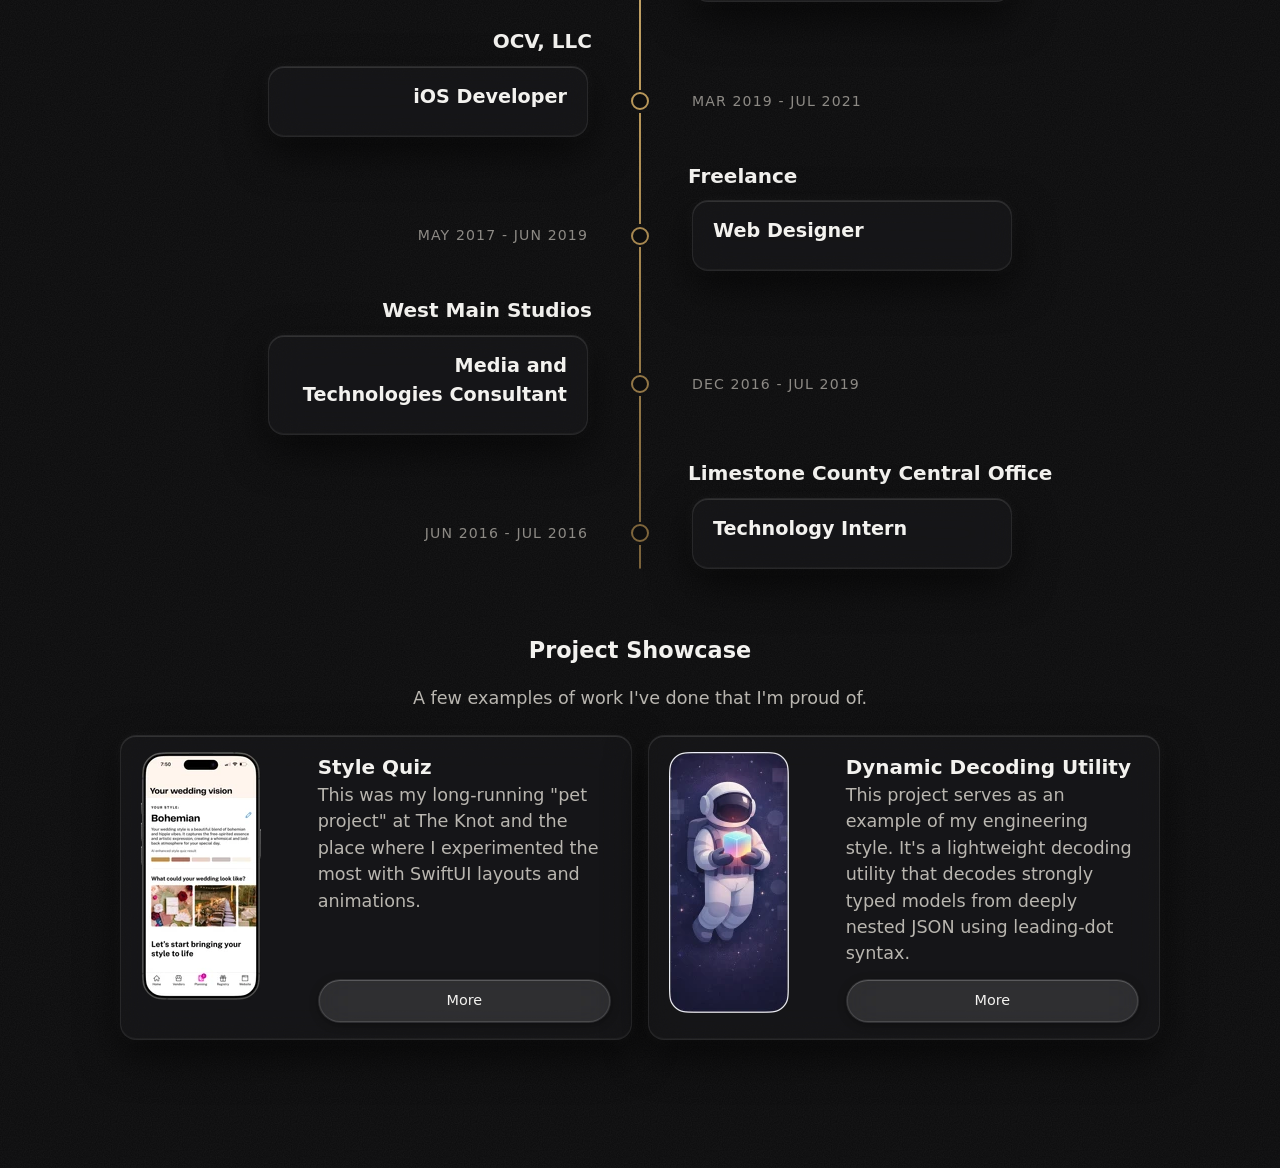
<file: projects/quick-look/index.html>
<!DOCTYPE html><html lang="en-US"><head><meta charset="UTF-8"><!-- viewport-fit=cover: lets iOS report the home-indicator / notch insets to env(safe-area-inset-*)
         (they are 0 otherwise); dock.css, base.css and expanding-cards.css keep content clear of them. --><meta name="viewport" content="width=device-width, initial-scale=1, viewport-fit=cover"><script>
      // Reloading with a card open: keep the page hidden (except the open card) until
      // expanding-cards.js has restored the scroll position, so it doesn't jump.
      (function () {
        try {
          var state = window.history && window.history.state;
          if (state && state.cardExpanded) document.documentElement.classList.add('refreshing-expanded-card');
        } catch (e) {}
      })();
    </script><title>Quick-Look - Bre Meyer</title><meta name="description" content="I led the development of QuickLook, a lightweight preview experience for saved inspiration."><meta name="robots" content="index, follow, max-image-preview:large, max-snippet:-1, max-video-preview:-1"><link rel="canonical" href="https://bremeyer.dev/projects/quick-look"><meta property="og:locale" content="en_US"><meta property="og:type" content="article"><meta property="og:title" content="Quick-Look - Bre Meyer"><meta property="og:description" content="I led the development of QuickLook, a lightweight preview experience for saved inspiration."><meta property="og:url" content="https://bremeyer.dev/projects/quick-look"><meta property="og:site_name" content="Bre Meyer"><meta property="og:image" content="https://bremeyer.dev/og-image.png"><meta property="og:image:type" content="image/png"><meta property="og:image:width" content="1200"><meta property="og:image:height" content="630"><meta property="og:image:alt" content="Bre Meyer, Software Engineer"><meta name="twitter:card" content="summary_large_image"><meta name="twitter:image" content="https://bremeyer.dev/og-image.png"><meta name="twitter:image:alt" content="Bre Meyer, Software Engineer"><link rel="icon" href="/_astro/favicon-obsidian-trace.ChGJCXi0_2gOSKg.png" sizes="32x32"><link rel="icon" href="/_astro/favicon-obsidian-trace.ChGJCXi0_2skwxJ.png" sizes="192x192"><link rel="apple-touch-icon" href="/_astro/favicon-obsidian-trace.ChGJCXi0_ZIEBp8.png"><link rel="stylesheet" href="/_astro/Home.BZY39cuM.css"></head><body class="taffy-body"><div id="page" class="site"><main id="primary" class="site-main"><section><div id="about" class="dock-anchor"></div><section id="home" class="hero"><div class="hero-inner"><div class="hero-text"><h1 class="hero-name">Bre Meyer</h1><div class="about-intro"><p>I’m an iOS engineer based in the SF Bay Area. I’ve been building iOS apps for more than seven years, and I’m also a bit of a designer at heart. Good design is often more precise, and good engineering more creative, than either looks. When the two come together, form improves function and function improves form, and I genuinely love when I get to work at the intersection of both.</p><p>If you’re here from my résumé or LinkedIn, I’m glad you stopped by! A résumé is good at facts but loses the story behind them, so I made this site as a place to tell it. Every card on the timeline and in my projects opens up to the narrative behind it and gives context to what I took away from each experience.</p><p>When I’m not at the keyboard, I enjoy cuddling my cat and surfing the streets on my Onewheel. I’m always happy to connect on LinkedIn.</p></div><div class="about-socials"><a class="social-link" href="https://github.com/Bre-Meyer" target="_blank" rel="noopener" title="GitHub"><svg class="social-icon" viewBox="0 0 16 16" aria-hidden="true" focusable="false"><path d="M8 0C3.58 0 0 3.58 0 8c0 3.54 2.29 6.53 5.47 7.59.4.07.55-.17.55-.38 0-.19-.01-.82-.01-1.49-2.01.37-2.53-.49-2.69-.94-.09-.23-.48-.94-.82-1.13-.28-.15-.68-.52-.01-.53.63-.01 1.08.58 1.23.82.72 1.21 1.87.87 2.33.66.07-.52.28-.87.51-1.07-1.78-.2-3.64-.89-3.64-3.95 0-.87.31-1.59.82-2.15-.08-.2-.36-1.02.08-2.12 0 0 .67-.21 2.2.82.64-.18 1.32-.27 2-.27s1.36.09 2 .27c1.53-1.04 2.2-.82 2.2-.82.44 1.1.16 1.92.08 2.12.51.56.82 1.27.82 2.15 0 3.07-1.87 3.75-3.65 3.95.29.25.54.73.54 1.48 0 1.07-.01 1.93-.01 2.2 0 .21.15.46.55.38A8.01 8.01 0 0 0 16 8c0-4.42-3.58-8-8-8"></path></svg><span class="social-label">GitHub</span></a><span class="dot">•</span><a class="social-link" href="https://www.linkedin.com/in/bre-meyer-ios/" target="_blank" rel="noopener" title="LinkedIn"><svg class="social-icon" viewBox="0 0 16 16" aria-hidden="true" focusable="false"><path d="M0 1.146C0 .513.526 0 1.175 0h13.65C15.474 0 16 .513 16 1.146v13.708c0 .633-.526 1.146-1.175 1.146H1.175C.526 16 0 15.487 0 14.854zm4.943 12.248V6.169H2.542v7.225zm-1.2-8.212c.837 0 1.358-.554 1.358-1.248-.015-.709-.52-1.248-1.342-1.248S2.4 3.226 2.4 3.934c0 .694.521 1.248 1.327 1.248zm4.908 8.212V9.359c0-.216.016-.432.08-.586.173-.431.568-.878 1.232-.878.869 0 1.216.662 1.216 1.634v3.865h2.401V9.25c0-2.22-1.184-3.252-2.764-3.252-1.274 0-1.845.7-2.165 1.193v.025h-.016l.016-.025V6.169h-2.4c.03.678 0 7.225 0 7.225z"></path></svg><span class="social-label">LinkedIn</span></a><span class="dot">•</span><a class="social-link" href="mailto:hello@bremeyer.dev" target="_blank" rel="noopener" title="Email"><svg class="social-icon" viewBox="0 0 16 16" aria-hidden="true" focusable="false"><path d="M.05 3.555A2 2 0 0 1 2 2h12a2 2 0 0 1 1.95 1.555L8 8.414zM0 4.697v7.104l5.803-3.558zM6.761 8.83l-6.57 4.027A2 2 0 0 0 2 14h12a2 2 0 0 0 1.808-1.144l-6.57-4.027L8 9.586zm3.436-.586L16 11.801V4.697z"></path></svg><span class="social-label">Email</span></a></div></div><div class="hero-photo"><img decoding="async" src="/_astro/portrait.BxM1FwWP_Z1Y8ADj.webp" srcset="/_astro/portrait.BxM1FwWP_sXYWs.webp 220w, /_astro/portrait.BxM1FwWP_1M1gyx.webp 440w, /_astro/portrait.BxM1FwWP_Z1Y8ADj.webp 660w" sizes="220px" alt="Portrait of Bre Meyer"></div></div></section></section><div class="dock-shell"><nav class="floating-dock" aria-label="Section navigation"><div class="dock-indicator" aria-hidden="true"></div><a class="dock-link" href="#about">About</a><a class="dock-link" href="#career">Career</a><a class="dock-link" href="#projects">Projects</a></nav></div><section><div id="career" class="dock-anchor"></div><section class="work-timeline" id="career"><div class="section-header"><h2>Career Timeline</h2><p class="section-subtitle">My career journey so far. I started with early gigs in web development and IT before finding my niche in iOS development. Each role has been a stepping stone, teaching me new skills and shaping my approach to engineering.</p></div><div class="work-timeline-grid" id="work-timeline-root"><div class="work-timeline-shell"><div class="work-rail-shell"><div class="work-timeline-rail"></div></div><div class="work-timeline-root"><section class="work-group align-left"><div class="work-group-header"><h3 class="work-group-title">Lyft</h3></div><div class="work-group-items"><div class="work-item align-left"><article class="work-card expanding-card" data-slug="lyft-ios-design-systems" data-details-loaded="1"><div class="expanding-card-content"><div class="work-card-header"><button type="button" class="expanding-card-close" aria-label="Close" inert>&lsaquo;</button><span class="work-card-role-alignment"><h3 class="work-card-role" id="card-title-lyft-ios-design-systems">Software Engineer, iOS Design Systems</h3></span></div><div class="work-card-subheader"><span class="work-card-subheader-text-alignment"><span class="work-card-subheader-text"><span class="work-card-company">Lyft</span><span class="work-card-sep"> │ </span><span class="work-card-dates">Mar 2026 - Aug 2026</span></span></span></div><div class="work-card-body"><div class="work-card-teaser"><p class="work-card-summary">Built accessible, reusable components and shared iOS infrastructure that helped product teams ship consistent experiences.</p><button type="button" class="work-card-more">More</button></div><div class="expanding-card-details"><p>
  At Lyft, I worked on the shared iOS component libraries that support product experiences across multiple apps, hundreds of modules, and dozens of teams. My job sat at the intersection of engineering, design, and accessibility: building foundations that feel straightforward at the call site while handling the complexity needed to work consistently at scale.
</p>
<p>
  A major part of my focus was Lyft’s SwiftUI migration. I designed SwiftUI component APIs that bridge existing UIKit implementations, giving feature teams a practical migration path without requiring disruptive call-site rewrites. That work involved thinking carefully about public API design, backward compatibility, design tokens, and how today’s bridge can leave room for a native SwiftUI implementation later.
</p>
<p>
  I also led accessibility improvements for shared components, with a particular focus on VoiceOver and Voice Control. Because a fix in the design system can improve every screen that consumes an affected component, I worked across teams to take issues from triage through implementation and merge, then validated that the result behaved well with assistive technologies.
</p>
<p>
  The infrastructure side was just as important as the component code. I worked with snapshot testing, Bazel, and cross-team tooling to make changes safer and easier to adopt. The part I enjoyed most was turning a need that appeared in one product surface into a resilient, well-documented foundation that could make the whole app ecosystem more consistent and accessible.
</p>
</div></div></div></article><div class="work-node"></div><div class="work-item-date">Mar 2026 - Aug 2026</div></div></div></section><section class="work-group align-right"><div class="work-group-header"><h3 class="work-group-title">The Knot Worldwide</h3></div><div class="work-group-items"><div class="work-item align-right"><div class="work-item-date">Apr 2024 - Oct 2025</div><div class="work-node"></div><article class="work-card expanding-card" data-slug="the-knot-worldwide-senior-ios-engineer" data-details-loaded="1"><div class="expanding-card-content"><div class="work-card-header"><button type="button" class="expanding-card-close" aria-label="Close" inert>&lsaquo;</button><span class="work-card-role-alignment"><h3 class="work-card-role" id="card-title-the-knot-worldwide-senior-ios-engineer">Senior iOS Engineer</h3></span></div><div class="work-card-subheader"><span class="work-card-subheader-text-alignment"><span class="work-card-subheader-text"><span class="work-card-company">The Knot Worldwide</span><span class="work-card-sep"> │ </span><span class="work-card-dates">Apr 2024 - Oct 2025</span></span></span></div><div class="work-card-body"><div class="work-card-teaser"><p class="work-card-summary">Stepped up as a senior, taking on project management and guiding architectural decisions for the iOS team.</p><button type="button" class="work-card-more">More</button></div><div class="expanding-card-details"><p>
  When I moved into the Senior role, the nature of my work shifted. I continued writing SwiftUI, but I was doing a lot more architectural thinking: how features should be structured, how data should flow, how to organize work across the team so that we weren’t constantly reinventing the wheel.
</p>
<p>
  I was highly involved in planning and scoping projects, working with product, design, engineering leads, backend, QA, and occasionally leadership when timelines or priorities were ambiguous. A non-trivial amount of my day became coordination: clarifying requirements, unblocking teammates, reviewing work, and making sure what we shipped was consistent with both user expectations and the larger technical direction of the app.
</p>
<p>
  A lot of this foundation came from work I did on the Style Quiz and Wedding Vision features. These projects stretched across multiple teams and disciplines, and were long-running efforts that evolved over time. I cared about them not just because they were flashy and user-facing, but because they were technically ambitious and forced us to solve real architectural problems.
</p>
<p>
  I spent a significant amount of time translating messy product requirements into something the engineering team could reasonably execute. That meant helping define the technical strategy for each phase, breaking work into milestones, documenting assumptions, and staying closely aligned with backend so the data that powered the feature actually reflected what the UI needed.
</p>
<p>
  I also continued to help level up the team. By this time, SwiftUI adoption was no longer an experiment. Every new feature in the app was being built with it, and people were confident doing so independently. I was often reviewing code, helping people troubleshoot edge cases, and exploring ways to improve performance, testability, and consistency in our approach.
</p>
<p>
  I didn’t have a formal management role, but a lot of my work involved people, not just code: mentoring, teaching, unblocking, facilitating tough conversations when priorities changed, and advocating for better engineering practices when scope or timelines threatened to undermine technical quality.
</p>
<p>
  Looking back, the coolest part isn’t just that we shipped ambitious features. It’s that the team culture shifted to one where engineering collaboration, architectural thinking, and shared ownership became normal. The stuff I helped set up lived beyond the work I personally did.
</p>
</div></div></div></article></div><div class="work-item align-right"><div class="work-item-date">Nov 2021 - Apr 2024</div><div class="work-node"></div><article class="work-card expanding-card" data-slug="the-knot-worldwide-ios-engineer" data-details-loaded="1"><div class="expanding-card-content"><div class="work-card-header"><button type="button" class="expanding-card-close" aria-label="Close" inert>&lsaquo;</button><span class="work-card-role-alignment"><h3 class="work-card-role" id="card-title-the-knot-worldwide-ios-engineer">iOS Engineer</h3></span></div><div class="work-card-subheader"><span class="work-card-subheader-text-alignment"><span class="work-card-subheader-text"><span class="work-card-company">The Knot Worldwide</span><span class="work-card-sep"> │ </span><span class="work-card-dates">Nov 2021 - Apr 2024</span></span></span></div><div class="work-card-body"><div class="work-card-teaser"><p class="work-card-summary">Spearheaded adoption of SwiftUI at The Knot by hosting lunch-and-learns and leading projects that set a consistent foundation for future features.</p><button type="button" class="work-card-more">More</button></div><div class="expanding-card-details"><p>
  I joined The Knot Worldwide as part of a small iOS team that was beginning to explore SwiftUI but hadn’t fully committed to it yet. A lot of the app’s core UI was still UIKit, and most people were familiar and comfortable with that stack. I naturally leaned into SwiftUI early, mostly because I was excited about declarative patterns and the potential for the team to move faster without wrestling with the old view layer.
</p>
<p>
  Most of my time at this stage revolved around building new features in SwiftUI while designing them in a way that made it easier for others to adopt. I spent a lot of energy on reusable components, consistent patterns, and technical documentation that helped demystify what SwiftUI was actually doing under the hood. I jokingly became the “SwiftUI hype person” of the team, not just advocating for the framework but making sure it actually worked in our codebase and wasn’t just a shiny toy.
</p>
<p>
  One of the first major features I worked on was related to helping couples visualize and articulate the style of their wedding. The technical challenge was blending a visually rich UI with a flow that felt bite-sized and approachable, while also capturing structured data the backend could work with. It started as a standalone feature, but it ended up becoming foundational for other parts of the app.
</p>
<p>
  Along the way, I realized most people on the team wanted to learn SwiftUI, but they needed a low-pressure way to do it. So I started hosting casual “code along” sessions, sharing internal examples, and pairing with teammates to help them build their first screens in SwiftUI. None of this was mandated, just something that made work more enjoyable for all of us and helped move the team forward.
</p>
<p>
  By the time I was promoted, I wasn’t just writing SwiftUI. I was building the patterns that helped everyone else write it too.
</p>
</div></div></div></article></div></div></section><section class="work-group align-left"><div class="work-group-header"><h3 class="work-group-title">OCV, LLC</h3></div><div class="work-group-items"><div class="work-item align-left"><article class="work-card expanding-card" data-slug="ocv-llc-ios-developer" data-details-loaded="1"><div class="expanding-card-content"><div class="work-card-header"><button type="button" class="expanding-card-close" aria-label="Close" inert>&lsaquo;</button><span class="work-card-role-alignment"><h3 class="work-card-role" id="card-title-ocv-llc-ios-developer">iOS Developer</h3></span></div><div class="work-card-subheader"><span class="work-card-subheader-text-alignment"><span class="work-card-subheader-text"><span class="work-card-company">OCV, LLC</span><span class="work-card-sep"> │ </span><span class="work-card-dates">Mar 2019 - Jul 2021</span></span></span></div><div class="work-card-body"><div class="work-card-teaser"><p class="work-card-summary">Pivoted into mobile development, taking ownership of major features and mentoring a junior dev.</p><button type="button" class="work-card-more">More</button></div><div class="expanding-card-details"><p>
  At OCV, I really dove headfirst into iOS development. We were a small team building white-label apps for municipal organizations, including fire departments, police departments, and a few schools. Because we were supporting over 350 apps from a single codebase, I got used to juggling a lot of responsibilities really quickly.
</p>
<p>
  One of the coolest projects I handled was building a COVID wellness check feature right in the thick of the pandemic. It was probably one of my first big end-to-end features where I owned the whole thing, from designing the flow to implementing the UI and logic. The idea was to let each client customize their own questionnaire and generate a daily badge if the user passed the check. It was a mix of quick iteration and making sure the feature could be tailored to different needs, and it definitely leveled up my problem-solving skills.
</p>
<p>
  Another project that stands out was the Narcan administration feature. That one taught me a ton about creating a flexible, step-by-step flow that could adapt to different user inputs, like guiding someone through CPR steps and looping back if needed. It was a real crash course in building user-friendly, life-saving flows.
</p>
<p>
  On top of the technical work, I also got to mentor a junior engineer for the first time. At first, I tried letting her learn on her own with tutorials, but I realized pretty quickly that being hands-on was way more effective. I ended up having her sit next to me and walk through the code together, explaining my decisions out loud and then letting her take over bits of the code. That approach not only helped her get comfortable but also taught me a lot about how to be a better mentor.
</p>
<p>
  In the end, OCV was where I learned to juggle a ton of roles at once, from iOS development to making small product decisions and mentoring a teammate. It was a huge growth period for me, and I left with a whole new level of confidence in both my technical and leadership skills.
</p>
</div></div></div></article><div class="work-node"></div><div class="work-item-date">Mar 2019 - Jul 2021</div></div></div></section><section class="work-group align-right"><div class="work-group-header"><h3 class="work-group-title">Freelance</h3></div><div class="work-group-items"><div class="work-item align-right"><div class="work-item-date">May 2017 - Jun 2019</div><div class="work-node"></div><article class="work-card expanding-card" data-slug="freelance-web-designer" data-details-loaded="1"><div class="expanding-card-content"><div class="work-card-header"><button type="button" class="expanding-card-close" aria-label="Close" inert>&lsaquo;</button><span class="work-card-role-alignment"><h3 class="work-card-role" id="card-title-freelance-web-designer">Web Designer</h3></span></div><div class="work-card-subheader"><span class="work-card-subheader-text-alignment"><span class="work-card-subheader-text"><span class="work-card-company">Freelance</span><span class="work-card-sep"> │ </span><span class="work-card-dates">May 2017 - Jun 2019</span></span></span></div><div class="work-card-body"><div class="work-card-teaser"><p class="work-card-summary">Built up my technical chops designing affordable websites and logos for local businesses.</p><button type="button" class="work-card-more">More</button></div><div class="expanding-card-details"><p>
  Before I even jumped fully into iOS development, I got my start doing a bit of freelance web design under my own little brand, BreMeyer.tech. It was basically me, a CorelDRAW install, and a lot of gumption helping a handful of local businesses get online. I designed their logos, set up their hosting, and built out simple WordPress sites to give them a web presence.
</p>
<p>
  Honestly, it was mostly about getting my hands dirty and learning how to deal with real clients, even if it was just a few of them. They didn’t need anything fancy, and I wasn’t charging much. It was more about offering them a budget-friendly way to get online while I got to practice real-world skills. Plus, it gave me something to point to when I eventually applied for my first “official” development job at OCV.
</p>
<p>
  It might have been a small start, but it was a great intro to what it means to build something that actually goes live and helps people, and it definitely planted the seed for everything I’ve done since.
</p>
</div></div></div></article></div></div></section><section class="work-group align-left"><div class="work-group-header"><h3 class="work-group-title">West Main Studios</h3></div><div class="work-group-items"><div class="work-item align-left"><article class="work-card expanding-card" data-slug="west-main-media-consultant" data-details-loaded="1"><div class="expanding-card-content"><div class="work-card-header"><button type="button" class="expanding-card-close" aria-label="Close" inert>&lsaquo;</button><span class="work-card-role-alignment"><h3 class="work-card-role" id="card-title-west-main-media-consultant">Media and Technologies Consultant</h3></span></div><div class="work-card-subheader"><span class="work-card-subheader-text-alignment"><span class="work-card-subheader-text"><span class="work-card-company">West Main Studios</span><span class="work-card-sep"> │ </span><span class="work-card-dates">Dec 2016 - Jul 2019</span></span></span></div><div class="work-card-body"><div class="work-card-teaser"><p class="work-card-summary">Revamped a dance studio’s tech and design from their website to their AV booth.</p><button type="button" class="work-card-more">More</button></div><div class="expanding-card-details"><p>
  At West Main Studios, I wore a lot of hats that blended tech and creativity. The studio needed someone who could handle a range of technical and design tasks, and I was more than happy to dive in. I revamped their website from the ground up, transforming it from something pretty clunky into a clean, professional, and user-friendly site. Along the way, I also redesigned their logo into a scalable vector format, so it looked great on everything from their signage to their recital t-shirts.
</p>
<p>
  In addition to the website and logo work, I did a lot of behind-the-scenes tech and media tasks. I edited audio tracks and their metadata for their recitals, created image projections, and even designed those recital t-shirts. During the actual recitals, I was up in the AV booth helping run the show and making sure everything went smoothly.
</p>
<p>
  Basically, I was the go-to person for anything tech or media related, and it was a fantastic experience in juggling a bunch of creative and technical roles at once. It also helped me build connections that led to more freelance work down the road, which was a nice bonus.
</p>
</div></div></div></article><div class="work-node"></div><div class="work-item-date">Dec 2016 - Jul 2019</div></div></div></section><section class="work-group align-right"><div class="work-group-header"><h3 class="work-group-title">Limestone County Central Office</h3></div><div class="work-group-items"><div class="work-item align-right"><div class="work-item-date">Jun 2016 - Jul 2016</div><div class="work-node"></div><article class="work-card expanding-card" data-slug="limestone-county-technology-intern" data-details-loaded="1"><div class="expanding-card-content"><div class="work-card-header"><button type="button" class="expanding-card-close" aria-label="Close" inert>&lsaquo;</button><span class="work-card-role-alignment"><h3 class="work-card-role" id="card-title-limestone-county-technology-intern">Technology Intern</h3></span></div><div class="work-card-subheader"><span class="work-card-subheader-text-alignment"><span class="work-card-subheader-text"><span class="work-card-company">Limestone County Central Office</span><span class="work-card-sep"> │ </span><span class="work-card-dates">Jun 2016 - Jul 2016</span></span></span></div><div class="work-card-body"><div class="work-card-teaser"><p class="work-card-summary">Got my start in tech by keeping the county’s website running and providing IT support to the superintendent.</p><button type="button" class="work-card-more">More</button></div><div class="expanding-card-details"><p>
  My very first foray into the tech world was as a Technology Intern at the Limestone County Central Office. It was a short gig, just a couple of months, but it was my first experience actually getting paid to do tech stuff. I got to maintain the school county’s website, provide IT support to the superintendent, and even help put together a slick PowerPoint presentation for him.
</p>
<p>
  It might have been a small role, but it gave me my first taste of what it was like to work in a real tech environment. It was also where I learned that I really enjoyed making things more user-friendly and that I had a knack for smoothing out tech headaches for other people. It’s a small piece of the puzzle, but it’s definitely part of the journey that eventually led me into the world of mobile development.
</p>
</div></div></div></article></div></div></section></div></div></div></section></section><section><div id="projects" class="dock-anchor"></div><div class="section projects" id="projects-section"><div class="section-header"><h2>Project Showcase</h2><p class="section-subtitle">A few examples of work I&#39;ve done that I&#39;m proud of.</p></div><div class="projects-grid"><article class="project-card expanding-card is-expanded" data-slug="quick-look" data-details-loaded="1"><div class="expanding-card-content"><div class="project-card-header"><button type="button" class="expanding-card-close" aria-label="Close">&lsaquo;</button><span class="project-title-alignment"><h3 class="project-title" id="card-title-quick-look">Quick-Look</h3></span></div><div class="project-thumbnail-image-container"><img class="project-thumbnail-image" src="/_astro/quick-look-thumb.DLb5205T_Z2jYD7H.webp" srcset="/_astro/quick-look-thumb.DLb5205T_Z1kqE4b.webp 120w, /_astro/quick-look-thumb.DLb5205T_Z1Er39n.webp 160w, /_astro/quick-look-thumb.DLb5205T_1LMU3f.webp 200w, /_astro/quick-look-thumb.DLb5205T_Z9y0FE.webp 240w, /_astro/quick-look-thumb.DLb5205T_Z27vzna.webp 320w, /_astro/quick-look-thumb.DLb5205T_13pBz1.webp 400w, /_astro/quick-look-thumb.DLb5205T_ZeKJn8.webp 460w, /_astro/quick-look-thumb.DLb5205T_eUvpv.webp 520w, /_astro/quick-look-thumb.DLb5205T_Z1I23h0.webp 600w, /_astro/quick-look-thumb.DLb5205T_Z2jYD7H.webp 633w" sizes="(max-width: 820px) min(250px, calc((100vw - 90px) * 0.4167)), (max-width: 879px) 250px, 200px" alt="Quick-Look" loading="lazy"></div><div class="project-card-body"><p class="project-copy">I led the development of QuickLook, a lightweight preview experience for saved inspiration.</p><div class="expanding-card-details"><figure class="project-detail-hero project-detail-hero--device"><img src="/_astro/quick-look-thumb.DLb5205T_Z2jYD7H.webp" srcset="/_astro/quick-look-thumb.DLb5205T_2eEItg.webp 80w, /_astro/quick-look-thumb.DLb5205T_Z1kqE4b.webp 120w, /_astro/quick-look-thumb.DLb5205T_Z1Er39n.webp 160w, /_astro/quick-look-thumb.DLb5205T_1LMU3f.webp 200w, /_astro/quick-look-thumb.DLb5205T_Z9y0FE.webp 240w, /_astro/quick-look-thumb.DLb5205T_Z2uUU2c.webp 280w, /_astro/quick-look-thumb.DLb5205T_UIvzS.webp 300w, /_astro/quick-look-thumb.DLb5205T_Z27vzna.webp 320w, /_astro/quick-look-thumb.DLb5205T_Z2nOlCB.webp 360w, /_astro/quick-look-thumb.DLb5205T_13pBz1.webp 400w, /_astro/quick-look-thumb.DLb5205T_1MbisK.webp 480w, /_astro/quick-look-thumb.DLb5205T_Z26rnV2.webp 560w, /_astro/quick-look-thumb.DLb5205T_Z2jYD7H.webp 633w" sizes="(max-width: 820px) calc((100vw - 66px) * 0.2924), 141px" alt="Quick-Look on an iPhone: a saved inspiration photo with the vendors in it." loading="lazy" decoding="async"></figure><div class="project-detail">
  <p>
    QuickLook is a production feature I led end-to-end at The Knot Worldwide, from planning and technical coordination through development and launch. The feature shipped to millions of users and resulted in a 1.7% lift in couple bookings, making it one of the most impactful projects I’ve worked on.
  </p>
  <p>
    As the engineering lead, a significant part of my role was project planning and task breakdown. In earlier projects, I typically planned work from a purely engineering perspective, mapping out components, architecture, and implementation details up front. While that approach ensured technical clarity, it often required a large upfront investment and didn’t always translate cleanly to product or QA workflows.
  </p>
  <p>
    For QuickLook, I intentionally tried a different approach: splitting work into user stories instead of technical tasks. Each ticket was written from the user’s perspective with concrete, testable acceptance criteria (for example, “When a user taps the Quick Look button, the app navigates to a new page”). This made scope clearer for cross-functional partners and ensured that QA could validate behavior without needing deep implementation context. I also explicitly accounted for edge cases like loading, error, and empty states to avoid late surprises.
  </p>
  <p>
    Once the user stories were defined, I reviewed them through a technical lens to identify work that required larger infrastructural changes, such as introducing a coordinator layer to handle navigation. Those efforts were split into developer-only blocking tickets, allowing the user-facing stories to remain focused while still unblocking the necessary groundwork.
  </p>
  <p>
    What I learned from this project is that leading with user-centric planning significantly improved clarity and velocity, especially for QA and product alignment. That said, the lighter upfront technical planning did result in some mid-development discussions around implementation details. In hindsight, I’ve found the best balance is a hybrid approach: starting from user stories, but pairing them with just enough technical scaffolding to reduce ambiguity.
  </p>
  <p>
    I’m proud to showcase QuickLook because it’s a real, shipped feature in a widely used app with measurable business impact. Just as importantly, it represents a hands-on learning experience in technical leadership, project planning, and adapting my process to better support both developers and cross-functional partners.
  </p>
  <div class="project-detail-access">
    <h4 class="project-detail-access-title">How to access it:</h4>
    <p>
      After downloading the app (link below), create an account and log in.
    </p>
    <ul>
      <li>After logging in, tap the heart icon on the home screen to go to your Favorites.</li>
      <li>Favorite at least one item from the carousels if the page is empty.</li>
      <li>Items that support QuickLook show a sparkly magnifying glass icon on their thumbnail. Tapping that icon opens the QuickLook view.</li>
    </ul>
  </div>
  <div class="project-detail-actions">
    <a
      class="project-detail-cta"
      href="https://apps.apple.com/us/app/the-knot-wedding-planner/id457941553"
      target="_blank"
      rel="noopener noreferrer"
    >
      View The Knot on the App Store
    </a>
  </div>
</div>
</div><a class="project-cta" href="/projects/quick-look">More</a></div></div></article><article class="project-card expanding-card" data-slug="style-quiz" data-details-loaded="1"><div class="expanding-card-content"><div class="project-card-header"><button type="button" class="expanding-card-close" aria-label="Close" inert>&lsaquo;</button><span class="project-title-alignment"><h3 class="project-title" id="card-title-style-quiz">Style Quiz</h3></span></div><div class="project-thumbnail-image-container"><img class="project-thumbnail-image" src="/_astro/style-quiz-thumb.Cs3UAAxS_2cCoyL.webp" srcset="/_astro/style-quiz-thumb.Cs3UAAxS_H3BnD.webp 120w, /_astro/style-quiz-thumb.Cs3UAAxS_Z77yfN.webp 160w, /_astro/style-quiz-thumb.Cs3UAAxS_ZrPUp.webp 200w, /_astro/style-quiz-thumb.Cs3UAAxS_Zj6Den.webp 240w, /_astro/style-quiz-thumb.Cs3UAAxS_Z11C6xq.webp 320w, /_astro/style-quiz-thumb.Cs3UAAxS_27uoG4.webp 400w, /_astro/style-quiz-thumb.Cs3UAAxS_Z1o6J1k.webp 460w, /_astro/style-quiz-thumb.Cs3UAAxS_ZFfphW.webp 520w, /_astro/style-quiz-thumb.Cs3UAAxS_Z1nKRB0.webp 600w, /_astro/style-quiz-thumb.Cs3UAAxS_2cCoyL.webp 633w" sizes="(max-width: 820px) min(250px, calc((100vw - 90px) * 0.4167)), (max-width: 879px) 250px, 200px" alt="Style Quiz" loading="lazy"></div><div class="project-card-body"><p class="project-copy">This was my long-running &quot;pet project&quot; at The Knot and the place where I experimented the most with SwiftUI layouts and animations.</p><div class="expanding-card-details"><figure class="project-detail-hero project-detail-hero--device"><img src="/_astro/style-quiz-thumb.Cs3UAAxS_2cCoyL.webp" srcset="/_astro/style-quiz-thumb.Cs3UAAxS_Z2PztF.webp 80w, /_astro/style-quiz-thumb.Cs3UAAxS_H3BnD.webp 120w, /_astro/style-quiz-thumb.Cs3UAAxS_Z77yfN.webp 160w, /_astro/style-quiz-thumb.Cs3UAAxS_ZrPUp.webp 200w, /_astro/style-quiz-thumb.Cs3UAAxS_Zj6Den.webp 240w, /_astro/style-quiz-thumb.Cs3UAAxS_ZTQEDd.webp 280w, /_astro/style-quiz-thumb.Cs3UAAxS_dNx0w.webp 300w, /_astro/style-quiz-thumb.Cs3UAAxS_Z11C6xq.webp 320w, /_astro/style-quiz-thumb.Cs3UAAxS_20OGlF.webp 360w, /_astro/style-quiz-thumb.Cs3UAAxS_27uoG4.webp 400w, /_astro/style-quiz-thumb.Cs3UAAxS_2qDKeE.webp 480w, /_astro/style-quiz-thumb.Cs3UAAxS_Z1h0qGM.webp 560w, /_astro/style-quiz-thumb.Cs3UAAxS_2cCoyL.webp 633w" sizes="(max-width: 820px) calc((100vw - 66px) * 0.2924), 141px" alt="The Style Quiz on an iPhone." loading="lazy" decoding="async"></figure><h3>
  Building My First Production SwiftUI Feature at The Knot
</h3>
<p>
  The Style Quiz was the first major feature where I really got to push SwiftUI into a UIKit-heavy codebase at The Knot. Honestly, it became the project where I learned, experimented, broke things, fixed things, and gradually shaped the patterns I’d use across the rest of my time on the team.
</p>
<p>
  When I picked up the feature, it had already gone through a couple of reskins and reworks over the years. My version started as a fairly simple swipe-through questionnaire, but the more I worked on it, the more it evolved into a proving ground for SwiftUI patterns, architectural experiments, and reusable components that eventually made their way into other parts of the app.
</p>
⸻
<h3>
  Introducing SwiftUI into a UIKit World
</h3>
<p>
  The Knot’s iOS app was almost entirely UIKit at the time, and SwiftUI was still new to the company. Integrating it wasn’t as simple as dropping in a few views. You had to think about how it talked to UIKit navigation, what controlled what, and how state flowed between the two worlds.
</p>
<p>
  The first challenge was navigation. Because the Style Quiz lived inside an existing UIKit flow, I had to wrap SwiftUI screens inside hosting controllers that played nicely with UIKit while still letting me build the quiz UI declaratively. At the time, our patterns for this were still evolving, so I had to invent a few along the way. Some were messy in retrospect, but they all taught me valuable lessons about UIKit/SwiftUI boundaries.
</p>
<p>
  Handling dynamic actions coming back from SwiftUI was another hurdle. When a user made a choice on a SwiftUI screen, UIKit needed to know which next screen to show, how to structure the flow, and how to pass data along cleanly. Early on, that part of the architecture got tangled pretty fast, but each reskin gave me a chance to clean it up, abstract it, or replace the janky parts with something more maintainable.
</p>
⸻
<h3>
  The Architecture: A Study in Iteration
</h3>
<p>
  If you looked at the Style Quiz architecture over time, you’d be able to see my growth as an engineer in real time.
</p>
<p>
  My early implementation leaned heavily on UIKit coordinators pushing hosting controllers with closures and enums describing “next steps.” It wasn’t pretty, but it worked. Later, as I rewrote and reskinned the feature multiple times, I gradually refactored it toward a more MVVM-inspired pattern: view models driving SwiftUI views, coordinators handling flow, and cleaner boundaries between presentation and logic.
</p>
<p>
  Each iteration was an opportunity to revisit past decisions, fix the brittle parts, and try new patterns. I didn’t get everything right. I had experiments that aged poorly within a few months, but that willingness to iterate ended up shaping the foundation for the architecture patterns I later helped introduce at a team-wide level.
</p>
⸻
<h3>
  Reusable Components That Lived Beyond the Quiz
</h3>
<p>
  One of the most satisfying parts of this project was building components that ended up being used all over the app.
</p>
<h4>
  Masonry Grid Layout
</h4>
<p>
  One reskin introduced a layout that needed a Pinterest-style two-column masonry grid. I ended up building a custom SwiftUI layout that handled variable heights, dynamic content, and smooth scrolling. That component later became a key part of the revamped onboarding experience and other style-based flows, and the team has continued using masonry patterns inspired by it.
</p>
<h4>
  Progress Bar Style
</h4>
<p>
  The Style Quiz needed a custom progress bar that matched the visual brand. I turned it into a reusable progress style, and from there it started popping up everywhere: onboarding, RSVP flows, multi-step forms, and basically anything with a numbered sequence.
</p>
<h4>
  Hosting Controller Patterns
</h4>
<p>
  Before we had official conventions, I built a custom “union-compatible” hosting controller that handled some of the quirks between UIKit navigation and SwiftUI screens. It wasn’t glamorous, but it became a go-to wrapper for a while until a new team formalized the approach.
</p>
<p>
  Even components I didn’t build for the quiz originally, like my CachedWebImage view, wound up being used in it because it became the team’s standard for displaying web images in SwiftUI.
</p>
⸻
<h3>
  Team Impact and SwiftUI Adoption
</h3>
<p>
  Style Quiz was also the first feature where I started showing the team that SwiftUI could work in production. I was still early in my SwiftUI journey, but I shared everything I learned: what worked, what didn’t, how state flowed, where UIKit still needed to step in, and how we could make SwiftUI screens play nicely within existing flows.
</p>
<p>
  I hosted code-alongs, built examples, and answered questions practically every day. People were excited, and my manager encouraged me to keep pushing those learnings team-wide. Over time, Style Quiz became one of the internal “reference points” for how real features could be built using SwiftUI.
</p>
⸻
<h3>
  What This Project Taught Me
</h3>
<p>
  Looking back, Style Quiz was where I learned how to ship SwiftUI at scale, not just build cute prototypes.
</p>
<p>
  It taught me how to:
  <ul>
  <li>evaluate architectures and refactor them over time </li>
  <li>gracefully bridge SwiftUI and UIKit</li>
  <li>create reusable components that scale across multiple features</li>
  <li>debug “invisible” state bugs and navigation oddities</li>
  <li>embrace iteration instead of trying to design everything perfectly upfront</li>
  <li>teach others what I was learning and help them navigate the same patterns</li>
  </ul>
</p>
<p>
  Professionally, it was the project that helped me grow past “the person excited about SwiftUI” into someone who could actually build with it in production, share the knowledge, and shape how our team approached new features.
</p>
<div class="project-detail-access">
  <h4 class="project-detail-access-title">How to access it:</h4>
  <p>
    After downloading the app (link below), create an account and log in. Depending on the experiment bucket, the Style Quiz can be found in one of a few places:
  </p>
  <ul>
    <li>Tap the heart icon on the home screen, then look for a banner prompting you to "Find your style."</li>
    <li>Tap the Planning tab; one of the fan options should be Style Quiz.</li>
    <li>On the home screen, some users also see a "Find your vibe" task card that opens a view with a link to the quiz.</li>
  </ul>
</div>
<div class="project-detail-actions">
  <a
    class="project-detail-cta"
    href="https://apps.apple.com/us/app/the-knot-wedding-planner/id457941553"
    target="_blank"
    rel="noopener noreferrer"
  >
    View The Knot on the App Store
  </a>
</div>
</div><a class="project-cta" href="/projects/style-quiz">More</a></div></div></article><article class="project-card expanding-card" data-slug="dynamic-decoding-utility" data-details-loaded="1"><div class="expanding-card-content"><div class="project-card-header"><button type="button" class="expanding-card-close" aria-label="Close" inert>&lsaquo;</button><span class="project-title-alignment"><h3 class="project-title" id="card-title-dynamic-decoding-utility">Dynamic Decoding Utility</h3></span></div><div class="project-thumbnail-image-container"><img class="project-thumbnail-image" src="/_astro/dynamic-decoding-utility-thumb.D1QzZLed_Z1kXuo6.webp" srcset="/_astro/dynamic-decoding-utility-thumb.D1QzZLed_Z1K7RLI.webp 120w, /_astro/dynamic-decoding-utility-thumb.D1QzZLed_Z6VNAA.webp 160w, /_astro/dynamic-decoding-utility-thumb.D1QzZLed_Z1seHxv.webp 200w, /_astro/dynamic-decoding-utility-thumb.D1QzZLed_1yeMzh.webp 240w, /_astro/dynamic-decoding-utility-thumb.D1QzZLed_lDHsm.webp 320w, /_astro/dynamic-decoding-utility-thumb.D1QzZLed_DwRGz.webp 400w, /_astro/dynamic-decoding-utility-thumb.D1QzZLed_1s1QQ1.webp 460w, /_astro/dynamic-decoding-utility-thumb.D1QzZLed_Z2m0GzR.webp 520w, /_astro/dynamic-decoding-utility-thumb.D1QzZLed_Z1kXuo6.webp 583w" sizes="(max-width: 820px) min(250px, calc((100vw - 90px) * 0.4167)), (max-width: 879px) 250px, 200px" alt="Dynamic Decoding Utility" loading="lazy"></div><div class="project-card-body"><p class="project-copy">This project serves as an example of my engineering style. It&#39;s a lightweight decoding utility that decodes strongly typed models from deeply nested JSON using leading-dot syntax.</p><div class="expanding-card-details"><figure class="project-detail-hero project-detail-hero--image"><img src="/_astro/dynamic-decoding-utility-hero.DoR9LSLx_1yfSBf.webp" srcset="/_astro/dynamic-decoding-utility-hero.DoR9LSLx_ZuudjN.webp 640w, /_astro/dynamic-decoding-utility-hero.DoR9LSLx_17XOKu.webp 800w, /_astro/dynamic-decoding-utility-hero.DoR9LSLx_1o8eQ6.webp 1040w, /_astro/dynamic-decoding-utility-hero.DoR9LSLx_TBi7w.webp 1280w, /_astro/dynamic-decoding-utility-hero.DoR9LSLx_1yfSBf.webp 1536w" sizes="(max-width: 820px) calc(100vw - 66px), 780px" alt="Dynamic Decoding Utility article header image." loading="lazy" decoding="async"></figure><div class="project-detail">
  <p>
    Because most of my professional work lives in proprietary production code, this project serves as a public, inspectable example of my Swift engineering style. It was built during “10% time” at The Knot and is intentionally small and heavily documented.
  </p>
  <p>
    The motivation came from a recurring frustration: large JSON payloads where the data I actually cared about was buried several levels deep. Decoding even a small piece of that data often required building full model trees or multiple CodingKey enums just to reach one nested value. The resulting code felt noisy, and overly coupled to the shape of the payload.
  </p>
  <p>
    My goal was to make this process simpler and more ergonomic. Ideally, I wanted to be able to call a decode function directly on JSONDecoder, pass in a target type and a path, and have the decoder traverse the JSON for me without requiring me to define or care about the structure of every intermediate level. I specifically wanted the API to feel natural in Swift, using leading-dot syntax to describe the path.
  </p>
  <p>
    To support this, I built a custom JSONDecoder extension backed by a lightweight intermediary type responsible for tree traversal. I initially explored a struct-based approach, but while working through keyed vs. unkeyed containers and string vs. integer keys, I ran into complexity around mismatched containers and invalid key types. That friction led to an important realization: the intermediary itself should be an enum, with cases for the container types and associated values representing the keys. This design ensures that keys and containers always stay in sync, eliminating an entire class of errors.
  </p>
  <p>
    For traversal, I took inspiration from SwiftUI’s view and modifier system, where each modifier returns a new view instance. I applied the same idea here: each step along the decoding path returns a new instance of the decoding container, carrying forward the accumulated traversal state. While the concept is abstract, the result is both lightweight and composable, with the entire implementation coming in under 200 lines of code (including documentation).
  </p>
  <p>
    To make the API feel natural to use, I leveraged @dynamicMemberLookup, allowing arbitrary paths to be expressed using dot syntax. Under the hood, this is powered by a DynamicDecodingKey that conforms to CodingKey but can be initialized with any string, making it possible to decode values for arbitrary keys without predefining enums. This piece is what gives the utility its flexibility and reusability.
  </p>
  <p>
    The end result is a decoding extension that can extract strongly typed models from deeply nested JSON while remaining completely agnostic to the shape and structure of the data along the way. I have plans to extend this approach further to support key-path decoding directly on decoding containers, but that work is still in progress.
  </p>
  <p>
    If you download the included Swift playground, you can explore interactive, runnable examples embedded directly in formatted documentation and experiment with the API yourself.
  </p>
  <div class="project-detail-actions">
    <a
      class="project-detail-cta"
      href="https://github.com/Bre-Meyer/DynamicDecoding"
      target="_blank"
      rel="noopener noreferrer"
    >
      View on GitHub
    </a>
  </div>
</div>
</div><a class="project-cta" href="/projects/dynamic-decoding-utility">More</a></div></div></article></div></div></section><script>(function(){const cardUrlStyle = "path";

      // /#<slug> links (the old site's card URLs): open that card right away, before first paint,
      // exactly like the old site did when it built the cards. With path URLs the address is
      // first rewritten to the card's own page (/work/<slug>, /projects/<slug>).
      (function () {
        var slug = window.location.hash.replace('#', '');
        if (!slug) return;
        if (cardUrlStyle === 'path' && window.location.pathname !== '/') return;
        var cards = document.querySelectorAll('.expanding-card');
        for (var i = 0; i < cards.length; i++) {
          var card = cards[i];
          if (card.dataset.slug !== slug) continue;
          var isWork = card.classList.contains('work-card');
          if (cardUrlStyle === 'path') {
            history.replaceState(history.state, '', (isWork ? '/work/' : '/projects/') + slug + window.location.search);
          }
          card.classList.add('is-expanded');
          var closeButton = card.querySelector('.expanding-card-close');
          if (closeButton) closeButton.inert = false;
          if (isWork) {
            card.closest('.work-item').classList.add('is-expanded');
            card.closest('.work-timeline-shell').classList.add('has-expanded');
          }
        }
      })();
    })();</script></main></div><script type="module" src="/_astro/Home.astro_astro_type_script_index_0_lang.CYk76-l3.js"></script></body></html>
</file>
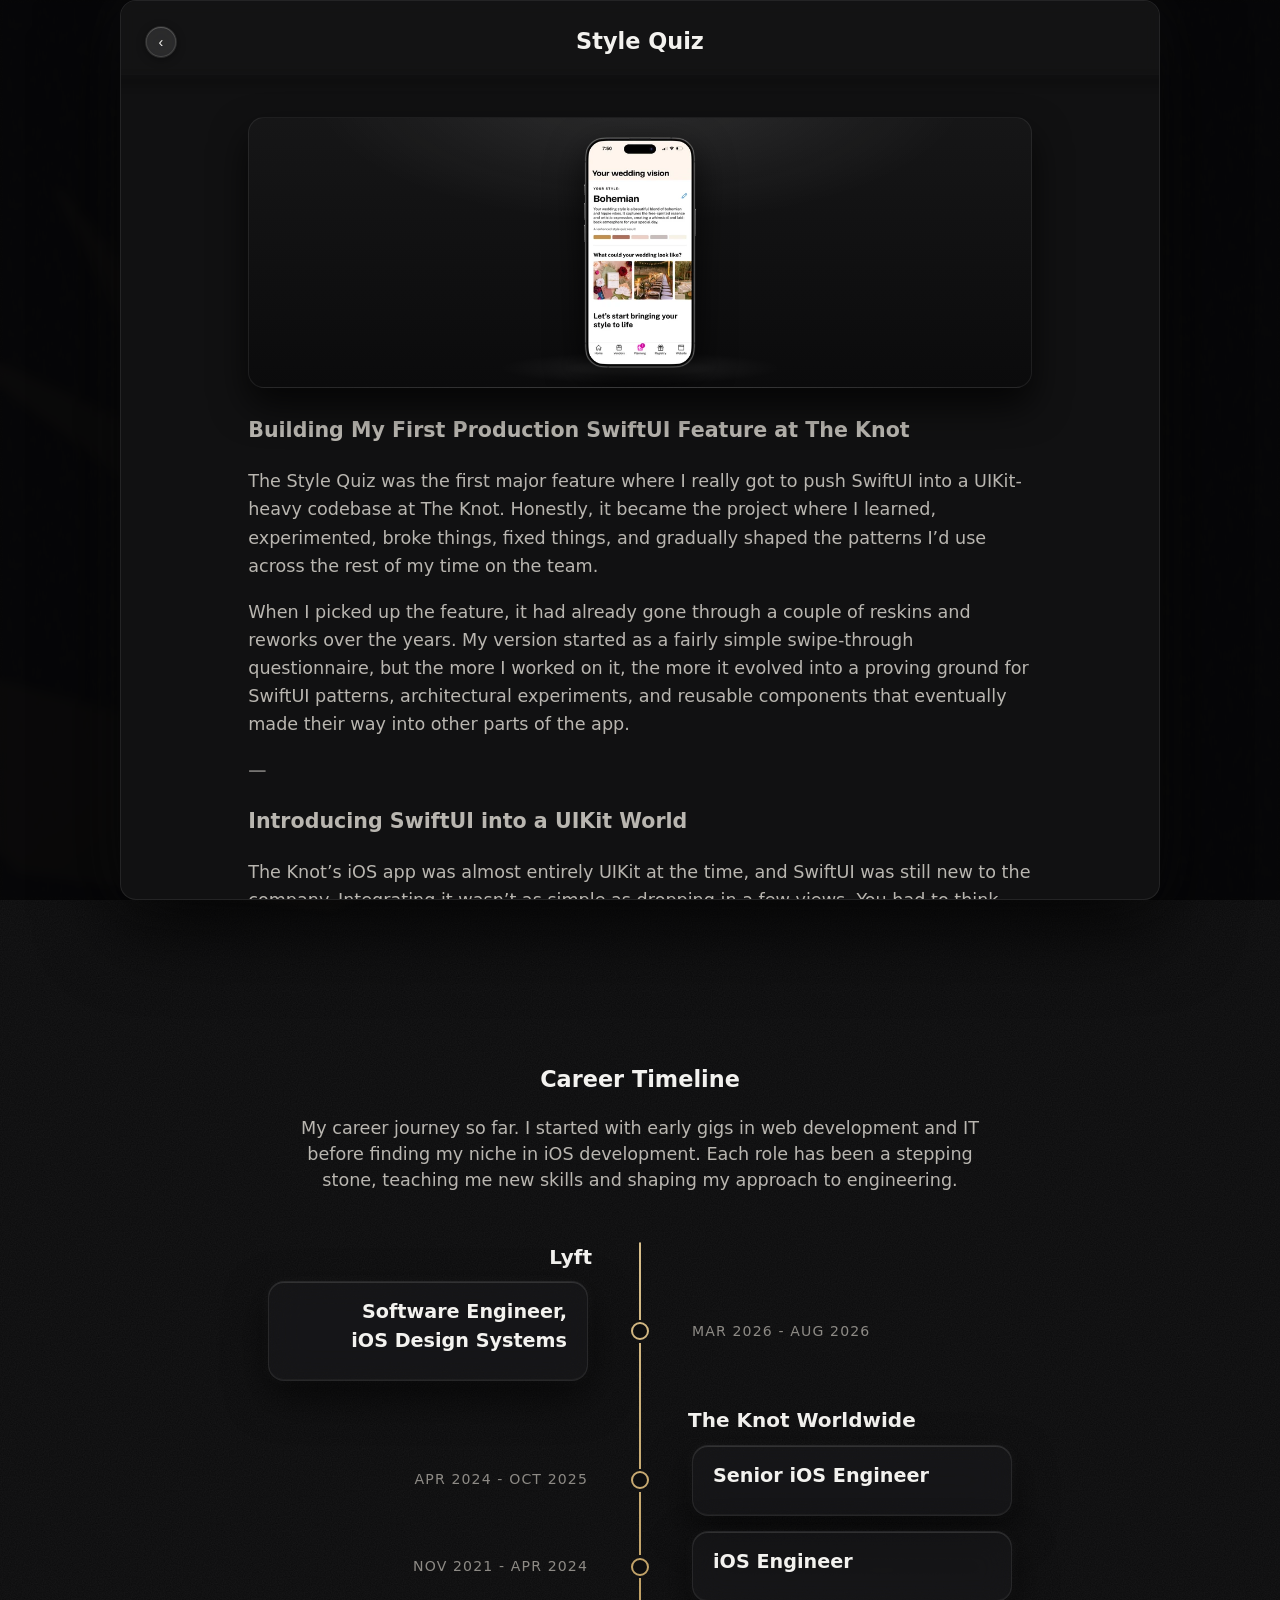
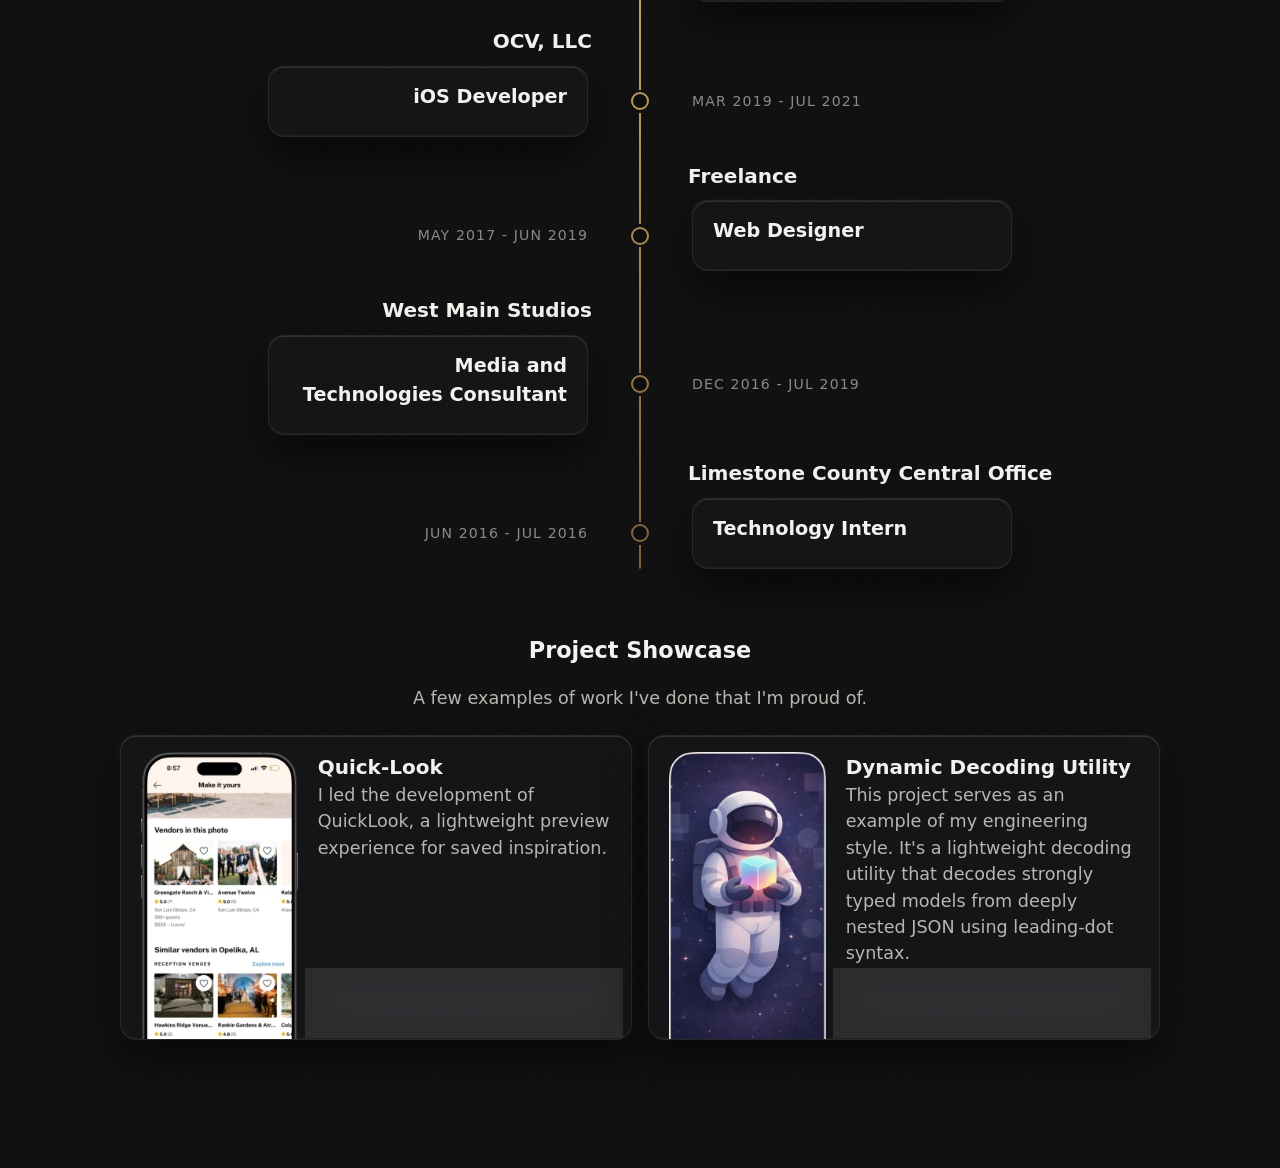
<file: projects/style-quiz/index.html>
<!DOCTYPE html><html lang="en-US"><head><meta charset="UTF-8"><!-- viewport-fit=cover: lets iOS report the home-indicator / notch insets to env(safe-area-inset-*)
         (they are 0 otherwise); dock.css, base.css and expanding-cards.css keep content clear of them. --><meta name="viewport" content="width=device-width, initial-scale=1, viewport-fit=cover"><script>
      // Reloading with a card open: keep the page hidden (except the open card) until
      // expanding-cards.js has restored the scroll position, so it doesn't jump.
      (function () {
        try {
          var state = window.history && window.history.state;
          if (state && state.cardExpanded) document.documentElement.classList.add('refreshing-expanded-card');
        } catch (e) {}
      })();
    </script><title>Style Quiz - Bre Meyer</title><meta name="description" content="This was my long-running &quot;pet project&quot; at The Knot and the place where I experimented the most with SwiftUI layouts and animations."><meta name="robots" content="index, follow, max-image-preview:large, max-snippet:-1, max-video-preview:-1"><link rel="canonical" href="https://bremeyer.dev/projects/style-quiz"><meta property="og:locale" content="en_US"><meta property="og:type" content="article"><meta property="og:title" content="Style Quiz - Bre Meyer"><meta property="og:description" content="This was my long-running &quot;pet project&quot; at The Knot and the place where I experimented the most with SwiftUI layouts and animations."><meta property="og:url" content="https://bremeyer.dev/projects/style-quiz"><meta property="og:site_name" content="Bre Meyer"><meta property="og:image" content="https://bremeyer.dev/og-image.png"><meta property="og:image:type" content="image/png"><meta property="og:image:width" content="1200"><meta property="og:image:height" content="630"><meta property="og:image:alt" content="Bre Meyer, Software Engineer"><meta name="twitter:card" content="summary_large_image"><meta name="twitter:image" content="https://bremeyer.dev/og-image.png"><meta name="twitter:image:alt" content="Bre Meyer, Software Engineer"><link rel="icon" href="/_astro/favicon-obsidian-trace.ChGJCXi0_2gOSKg.png" sizes="32x32"><link rel="icon" href="/_astro/favicon-obsidian-trace.ChGJCXi0_2skwxJ.png" sizes="192x192"><link rel="apple-touch-icon" href="/_astro/favicon-obsidian-trace.ChGJCXi0_ZIEBp8.png"><link rel="stylesheet" href="/_astro/Home.BZY39cuM.css"></head><body class="taffy-body"><div id="page" class="site"><main id="primary" class="site-main"><section><div id="about" class="dock-anchor"></div><section id="home" class="hero"><div class="hero-inner"><div class="hero-text"><h1 class="hero-name">Bre Meyer</h1><div class="about-intro"><p>I’m an iOS engineer based in the SF Bay Area. I’ve been building iOS apps for more than seven years, and I’m also a bit of a designer at heart. Good design is often more precise, and good engineering more creative, than either looks. When the two come together, form improves function and function improves form, and I genuinely love when I get to work at the intersection of both.</p><p>If you’re here from my résumé or LinkedIn, I’m glad you stopped by! A résumé is good at facts but loses the story behind them, so I made this site as a place to tell it. Every card on the timeline and in my projects opens up to the narrative behind it and gives context to what I took away from each experience.</p><p>When I’m not at the keyboard, I enjoy cuddling my cat and surfing the streets on my Onewheel. I’m always happy to connect on LinkedIn.</p></div><div class="about-socials"><a class="social-link" href="https://github.com/Bre-Meyer" target="_blank" rel="noopener" title="GitHub"><svg class="social-icon" viewBox="0 0 16 16" aria-hidden="true" focusable="false"><path d="M8 0C3.58 0 0 3.58 0 8c0 3.54 2.29 6.53 5.47 7.59.4.07.55-.17.55-.38 0-.19-.01-.82-.01-1.49-2.01.37-2.53-.49-2.69-.94-.09-.23-.48-.94-.82-1.13-.28-.15-.68-.52-.01-.53.63-.01 1.08.58 1.23.82.72 1.21 1.87.87 2.33.66.07-.52.28-.87.51-1.07-1.78-.2-3.64-.89-3.64-3.95 0-.87.31-1.59.82-2.15-.08-.2-.36-1.02.08-2.12 0 0 .67-.21 2.2.82.64-.18 1.32-.27 2-.27s1.36.09 2 .27c1.53-1.04 2.2-.82 2.2-.82.44 1.1.16 1.92.08 2.12.51.56.82 1.27.82 2.15 0 3.07-1.87 3.75-3.65 3.95.29.25.54.73.54 1.48 0 1.07-.01 1.93-.01 2.2 0 .21.15.46.55.38A8.01 8.01 0 0 0 16 8c0-4.42-3.58-8-8-8"></path></svg><span class="social-label">GitHub</span></a><span class="dot">•</span><a class="social-link" href="https://www.linkedin.com/in/bre-meyer-ios/" target="_blank" rel="noopener" title="LinkedIn"><svg class="social-icon" viewBox="0 0 16 16" aria-hidden="true" focusable="false"><path d="M0 1.146C0 .513.526 0 1.175 0h13.65C15.474 0 16 .513 16 1.146v13.708c0 .633-.526 1.146-1.175 1.146H1.175C.526 16 0 15.487 0 14.854zm4.943 12.248V6.169H2.542v7.225zm-1.2-8.212c.837 0 1.358-.554 1.358-1.248-.015-.709-.52-1.248-1.342-1.248S2.4 3.226 2.4 3.934c0 .694.521 1.248 1.327 1.248zm4.908 8.212V9.359c0-.216.016-.432.08-.586.173-.431.568-.878 1.232-.878.869 0 1.216.662 1.216 1.634v3.865h2.401V9.25c0-2.22-1.184-3.252-2.764-3.252-1.274 0-1.845.7-2.165 1.193v.025h-.016l.016-.025V6.169h-2.4c.03.678 0 7.225 0 7.225z"></path></svg><span class="social-label">LinkedIn</span></a><span class="dot">•</span><a class="social-link" href="mailto:hello@bremeyer.dev" target="_blank" rel="noopener" title="Email"><svg class="social-icon" viewBox="0 0 16 16" aria-hidden="true" focusable="false"><path d="M.05 3.555A2 2 0 0 1 2 2h12a2 2 0 0 1 1.95 1.555L8 8.414zM0 4.697v7.104l5.803-3.558zM6.761 8.83l-6.57 4.027A2 2 0 0 0 2 14h12a2 2 0 0 0 1.808-1.144l-6.57-4.027L8 9.586zm3.436-.586L16 11.801V4.697z"></path></svg><span class="social-label">Email</span></a></div></div><div class="hero-photo"><img decoding="async" src="/_astro/portrait.BxM1FwWP_Z1Y8ADj.webp" srcset="/_astro/portrait.BxM1FwWP_sXYWs.webp 220w, /_astro/portrait.BxM1FwWP_1M1gyx.webp 440w, /_astro/portrait.BxM1FwWP_Z1Y8ADj.webp 660w" sizes="220px" alt="Portrait of Bre Meyer"></div></div></section></section><div class="dock-shell"><nav class="floating-dock" aria-label="Section navigation"><div class="dock-indicator" aria-hidden="true"></div><a class="dock-link" href="#about">About</a><a class="dock-link" href="#career">Career</a><a class="dock-link" href="#projects">Projects</a></nav></div><section><div id="career" class="dock-anchor"></div><section class="work-timeline" id="career"><div class="section-header"><h2>Career Timeline</h2><p class="section-subtitle">My career journey so far. I started with early gigs in web development and IT before finding my niche in iOS development. Each role has been a stepping stone, teaching me new skills and shaping my approach to engineering.</p></div><div class="work-timeline-grid" id="work-timeline-root"><div class="work-timeline-shell"><div class="work-rail-shell"><div class="work-timeline-rail"></div></div><div class="work-timeline-root"><section class="work-group align-left"><div class="work-group-header"><h3 class="work-group-title">Lyft</h3></div><div class="work-group-items"><div class="work-item align-left"><article class="work-card expanding-card" data-slug="lyft-ios-design-systems" data-details-loaded="1"><div class="expanding-card-content"><div class="work-card-header"><button type="button" class="expanding-card-close" aria-label="Close" inert>&lsaquo;</button><span class="work-card-role-alignment"><h3 class="work-card-role" id="card-title-lyft-ios-design-systems">Software Engineer, iOS Design Systems</h3></span></div><div class="work-card-subheader"><span class="work-card-subheader-text-alignment"><span class="work-card-subheader-text"><span class="work-card-company">Lyft</span><span class="work-card-sep"> │ </span><span class="work-card-dates">Mar 2026 - Aug 2026</span></span></span></div><div class="work-card-body"><div class="work-card-teaser"><p class="work-card-summary">Built accessible, reusable components and shared iOS infrastructure that helped product teams ship consistent experiences.</p><button type="button" class="work-card-more">More</button></div><div class="expanding-card-details"><p>
  At Lyft, I worked on the shared iOS component libraries that support product experiences across multiple apps, hundreds of modules, and dozens of teams. My job sat at the intersection of engineering, design, and accessibility: building foundations that feel straightforward at the call site while handling the complexity needed to work consistently at scale.
</p>
<p>
  A major part of my focus was Lyft’s SwiftUI migration. I designed SwiftUI component APIs that bridge existing UIKit implementations, giving feature teams a practical migration path without requiring disruptive call-site rewrites. That work involved thinking carefully about public API design, backward compatibility, design tokens, and how today’s bridge can leave room for a native SwiftUI implementation later.
</p>
<p>
  I also led accessibility improvements for shared components, with a particular focus on VoiceOver and Voice Control. Because a fix in the design system can improve every screen that consumes an affected component, I worked across teams to take issues from triage through implementation and merge, then validated that the result behaved well with assistive technologies.
</p>
<p>
  The infrastructure side was just as important as the component code. I worked with snapshot testing, Bazel, and cross-team tooling to make changes safer and easier to adopt. The part I enjoyed most was turning a need that appeared in one product surface into a resilient, well-documented foundation that could make the whole app ecosystem more consistent and accessible.
</p>
</div></div></div></article><div class="work-node"></div><div class="work-item-date">Mar 2026 - Aug 2026</div></div></div></section><section class="work-group align-right"><div class="work-group-header"><h3 class="work-group-title">The Knot Worldwide</h3></div><div class="work-group-items"><div class="work-item align-right"><div class="work-item-date">Apr 2024 - Oct 2025</div><div class="work-node"></div><article class="work-card expanding-card" data-slug="the-knot-worldwide-senior-ios-engineer" data-details-loaded="1"><div class="expanding-card-content"><div class="work-card-header"><button type="button" class="expanding-card-close" aria-label="Close" inert>&lsaquo;</button><span class="work-card-role-alignment"><h3 class="work-card-role" id="card-title-the-knot-worldwide-senior-ios-engineer">Senior iOS Engineer</h3></span></div><div class="work-card-subheader"><span class="work-card-subheader-text-alignment"><span class="work-card-subheader-text"><span class="work-card-company">The Knot Worldwide</span><span class="work-card-sep"> │ </span><span class="work-card-dates">Apr 2024 - Oct 2025</span></span></span></div><div class="work-card-body"><div class="work-card-teaser"><p class="work-card-summary">Stepped up as a senior, taking on project management and guiding architectural decisions for the iOS team.</p><button type="button" class="work-card-more">More</button></div><div class="expanding-card-details"><p>
  When I moved into the Senior role, the nature of my work shifted. I continued writing SwiftUI, but I was doing a lot more architectural thinking: how features should be structured, how data should flow, how to organize work across the team so that we weren’t constantly reinventing the wheel.
</p>
<p>
  I was highly involved in planning and scoping projects, working with product, design, engineering leads, backend, QA, and occasionally leadership when timelines or priorities were ambiguous. A non-trivial amount of my day became coordination: clarifying requirements, unblocking teammates, reviewing work, and making sure what we shipped was consistent with both user expectations and the larger technical direction of the app.
</p>
<p>
  A lot of this foundation came from work I did on the Style Quiz and Wedding Vision features. These projects stretched across multiple teams and disciplines, and were long-running efforts that evolved over time. I cared about them not just because they were flashy and user-facing, but because they were technically ambitious and forced us to solve real architectural problems.
</p>
<p>
  I spent a significant amount of time translating messy product requirements into something the engineering team could reasonably execute. That meant helping define the technical strategy for each phase, breaking work into milestones, documenting assumptions, and staying closely aligned with backend so the data that powered the feature actually reflected what the UI needed.
</p>
<p>
  I also continued to help level up the team. By this time, SwiftUI adoption was no longer an experiment. Every new feature in the app was being built with it, and people were confident doing so independently. I was often reviewing code, helping people troubleshoot edge cases, and exploring ways to improve performance, testability, and consistency in our approach.
</p>
<p>
  I didn’t have a formal management role, but a lot of my work involved people, not just code: mentoring, teaching, unblocking, facilitating tough conversations when priorities changed, and advocating for better engineering practices when scope or timelines threatened to undermine technical quality.
</p>
<p>
  Looking back, the coolest part isn’t just that we shipped ambitious features. It’s that the team culture shifted to one where engineering collaboration, architectural thinking, and shared ownership became normal. The stuff I helped set up lived beyond the work I personally did.
</p>
</div></div></div></article></div><div class="work-item align-right"><div class="work-item-date">Nov 2021 - Apr 2024</div><div class="work-node"></div><article class="work-card expanding-card" data-slug="the-knot-worldwide-ios-engineer" data-details-loaded="1"><div class="expanding-card-content"><div class="work-card-header"><button type="button" class="expanding-card-close" aria-label="Close" inert>&lsaquo;</button><span class="work-card-role-alignment"><h3 class="work-card-role" id="card-title-the-knot-worldwide-ios-engineer">iOS Engineer</h3></span></div><div class="work-card-subheader"><span class="work-card-subheader-text-alignment"><span class="work-card-subheader-text"><span class="work-card-company">The Knot Worldwide</span><span class="work-card-sep"> │ </span><span class="work-card-dates">Nov 2021 - Apr 2024</span></span></span></div><div class="work-card-body"><div class="work-card-teaser"><p class="work-card-summary">Spearheaded adoption of SwiftUI at The Knot by hosting lunch-and-learns and leading projects that set a consistent foundation for future features.</p><button type="button" class="work-card-more">More</button></div><div class="expanding-card-details"><p>
  I joined The Knot Worldwide as part of a small iOS team that was beginning to explore SwiftUI but hadn’t fully committed to it yet. A lot of the app’s core UI was still UIKit, and most people were familiar and comfortable with that stack. I naturally leaned into SwiftUI early, mostly because I was excited about declarative patterns and the potential for the team to move faster without wrestling with the old view layer.
</p>
<p>
  Most of my time at this stage revolved around building new features in SwiftUI while designing them in a way that made it easier for others to adopt. I spent a lot of energy on reusable components, consistent patterns, and technical documentation that helped demystify what SwiftUI was actually doing under the hood. I jokingly became the “SwiftUI hype person” of the team, not just advocating for the framework but making sure it actually worked in our codebase and wasn’t just a shiny toy.
</p>
<p>
  One of the first major features I worked on was related to helping couples visualize and articulate the style of their wedding. The technical challenge was blending a visually rich UI with a flow that felt bite-sized and approachable, while also capturing structured data the backend could work with. It started as a standalone feature, but it ended up becoming foundational for other parts of the app.
</p>
<p>
  Along the way, I realized most people on the team wanted to learn SwiftUI, but they needed a low-pressure way to do it. So I started hosting casual “code along” sessions, sharing internal examples, and pairing with teammates to help them build their first screens in SwiftUI. None of this was mandated, just something that made work more enjoyable for all of us and helped move the team forward.
</p>
<p>
  By the time I was promoted, I wasn’t just writing SwiftUI. I was building the patterns that helped everyone else write it too.
</p>
</div></div></div></article></div></div></section><section class="work-group align-left"><div class="work-group-header"><h3 class="work-group-title">OCV, LLC</h3></div><div class="work-group-items"><div class="work-item align-left"><article class="work-card expanding-card" data-slug="ocv-llc-ios-developer" data-details-loaded="1"><div class="expanding-card-content"><div class="work-card-header"><button type="button" class="expanding-card-close" aria-label="Close" inert>&lsaquo;</button><span class="work-card-role-alignment"><h3 class="work-card-role" id="card-title-ocv-llc-ios-developer">iOS Developer</h3></span></div><div class="work-card-subheader"><span class="work-card-subheader-text-alignment"><span class="work-card-subheader-text"><span class="work-card-company">OCV, LLC</span><span class="work-card-sep"> │ </span><span class="work-card-dates">Mar 2019 - Jul 2021</span></span></span></div><div class="work-card-body"><div class="work-card-teaser"><p class="work-card-summary">Pivoted into mobile development, taking ownership of major features and mentoring a junior dev.</p><button type="button" class="work-card-more">More</button></div><div class="expanding-card-details"><p>
  At OCV, I really dove headfirst into iOS development. We were a small team building white-label apps for municipal organizations, including fire departments, police departments, and a few schools. Because we were supporting over 350 apps from a single codebase, I got used to juggling a lot of responsibilities really quickly.
</p>
<p>
  One of the coolest projects I handled was building a COVID wellness check feature right in the thick of the pandemic. It was probably one of my first big end-to-end features where I owned the whole thing, from designing the flow to implementing the UI and logic. The idea was to let each client customize their own questionnaire and generate a daily badge if the user passed the check. It was a mix of quick iteration and making sure the feature could be tailored to different needs, and it definitely leveled up my problem-solving skills.
</p>
<p>
  Another project that stands out was the Narcan administration feature. That one taught me a ton about creating a flexible, step-by-step flow that could adapt to different user inputs, like guiding someone through CPR steps and looping back if needed. It was a real crash course in building user-friendly, life-saving flows.
</p>
<p>
  On top of the technical work, I also got to mentor a junior engineer for the first time. At first, I tried letting her learn on her own with tutorials, but I realized pretty quickly that being hands-on was way more effective. I ended up having her sit next to me and walk through the code together, explaining my decisions out loud and then letting her take over bits of the code. That approach not only helped her get comfortable but also taught me a lot about how to be a better mentor.
</p>
<p>
  In the end, OCV was where I learned to juggle a ton of roles at once, from iOS development to making small product decisions and mentoring a teammate. It was a huge growth period for me, and I left with a whole new level of confidence in both my technical and leadership skills.
</p>
</div></div></div></article><div class="work-node"></div><div class="work-item-date">Mar 2019 - Jul 2021</div></div></div></section><section class="work-group align-right"><div class="work-group-header"><h3 class="work-group-title">Freelance</h3></div><div class="work-group-items"><div class="work-item align-right"><div class="work-item-date">May 2017 - Jun 2019</div><div class="work-node"></div><article class="work-card expanding-card" data-slug="freelance-web-designer" data-details-loaded="1"><div class="expanding-card-content"><div class="work-card-header"><button type="button" class="expanding-card-close" aria-label="Close" inert>&lsaquo;</button><span class="work-card-role-alignment"><h3 class="work-card-role" id="card-title-freelance-web-designer">Web Designer</h3></span></div><div class="work-card-subheader"><span class="work-card-subheader-text-alignment"><span class="work-card-subheader-text"><span class="work-card-company">Freelance</span><span class="work-card-sep"> │ </span><span class="work-card-dates">May 2017 - Jun 2019</span></span></span></div><div class="work-card-body"><div class="work-card-teaser"><p class="work-card-summary">Built up my technical chops designing affordable websites and logos for local businesses.</p><button type="button" class="work-card-more">More</button></div><div class="expanding-card-details"><p>
  Before I even jumped fully into iOS development, I got my start doing a bit of freelance web design under my own little brand, BreMeyer.tech. It was basically me, a CorelDRAW install, and a lot of gumption helping a handful of local businesses get online. I designed their logos, set up their hosting, and built out simple WordPress sites to give them a web presence.
</p>
<p>
  Honestly, it was mostly about getting my hands dirty and learning how to deal with real clients, even if it was just a few of them. They didn’t need anything fancy, and I wasn’t charging much. It was more about offering them a budget-friendly way to get online while I got to practice real-world skills. Plus, it gave me something to point to when I eventually applied for my first “official” development job at OCV.
</p>
<p>
  It might have been a small start, but it was a great intro to what it means to build something that actually goes live and helps people, and it definitely planted the seed for everything I’ve done since.
</p>
</div></div></div></article></div></div></section><section class="work-group align-left"><div class="work-group-header"><h3 class="work-group-title">West Main Studios</h3></div><div class="work-group-items"><div class="work-item align-left"><article class="work-card expanding-card" data-slug="west-main-media-consultant" data-details-loaded="1"><div class="expanding-card-content"><div class="work-card-header"><button type="button" class="expanding-card-close" aria-label="Close" inert>&lsaquo;</button><span class="work-card-role-alignment"><h3 class="work-card-role" id="card-title-west-main-media-consultant">Media and Technologies Consultant</h3></span></div><div class="work-card-subheader"><span class="work-card-subheader-text-alignment"><span class="work-card-subheader-text"><span class="work-card-company">West Main Studios</span><span class="work-card-sep"> │ </span><span class="work-card-dates">Dec 2016 - Jul 2019</span></span></span></div><div class="work-card-body"><div class="work-card-teaser"><p class="work-card-summary">Revamped a dance studio’s tech and design from their website to their AV booth.</p><button type="button" class="work-card-more">More</button></div><div class="expanding-card-details"><p>
  At West Main Studios, I wore a lot of hats that blended tech and creativity. The studio needed someone who could handle a range of technical and design tasks, and I was more than happy to dive in. I revamped their website from the ground up, transforming it from something pretty clunky into a clean, professional, and user-friendly site. Along the way, I also redesigned their logo into a scalable vector format, so it looked great on everything from their signage to their recital t-shirts.
</p>
<p>
  In addition to the website and logo work, I did a lot of behind-the-scenes tech and media tasks. I edited audio tracks and their metadata for their recitals, created image projections, and even designed those recital t-shirts. During the actual recitals, I was up in the AV booth helping run the show and making sure everything went smoothly.
</p>
<p>
  Basically, I was the go-to person for anything tech or media related, and it was a fantastic experience in juggling a bunch of creative and technical roles at once. It also helped me build connections that led to more freelance work down the road, which was a nice bonus.
</p>
</div></div></div></article><div class="work-node"></div><div class="work-item-date">Dec 2016 - Jul 2019</div></div></div></section><section class="work-group align-right"><div class="work-group-header"><h3 class="work-group-title">Limestone County Central Office</h3></div><div class="work-group-items"><div class="work-item align-right"><div class="work-item-date">Jun 2016 - Jul 2016</div><div class="work-node"></div><article class="work-card expanding-card" data-slug="limestone-county-technology-intern" data-details-loaded="1"><div class="expanding-card-content"><div class="work-card-header"><button type="button" class="expanding-card-close" aria-label="Close" inert>&lsaquo;</button><span class="work-card-role-alignment"><h3 class="work-card-role" id="card-title-limestone-county-technology-intern">Technology Intern</h3></span></div><div class="work-card-subheader"><span class="work-card-subheader-text-alignment"><span class="work-card-subheader-text"><span class="work-card-company">Limestone County Central Office</span><span class="work-card-sep"> │ </span><span class="work-card-dates">Jun 2016 - Jul 2016</span></span></span></div><div class="work-card-body"><div class="work-card-teaser"><p class="work-card-summary">Got my start in tech by keeping the county’s website running and providing IT support to the superintendent.</p><button type="button" class="work-card-more">More</button></div><div class="expanding-card-details"><p>
  My very first foray into the tech world was as a Technology Intern at the Limestone County Central Office. It was a short gig, just a couple of months, but it was my first experience actually getting paid to do tech stuff. I got to maintain the school county’s website, provide IT support to the superintendent, and even help put together a slick PowerPoint presentation for him.
</p>
<p>
  It might have been a small role, but it gave me my first taste of what it was like to work in a real tech environment. It was also where I learned that I really enjoyed making things more user-friendly and that I had a knack for smoothing out tech headaches for other people. It’s a small piece of the puzzle, but it’s definitely part of the journey that eventually led me into the world of mobile development.
</p>
</div></div></div></article></div></div></section></div></div></div></section></section><section><div id="projects" class="dock-anchor"></div><div class="section projects" id="projects-section"><div class="section-header"><h2>Project Showcase</h2><p class="section-subtitle">A few examples of work I&#39;ve done that I&#39;m proud of.</p></div><div class="projects-grid"><article class="project-card expanding-card" data-slug="quick-look" data-details-loaded="1"><div class="expanding-card-content"><div class="project-card-header"><button type="button" class="expanding-card-close" aria-label="Close" inert>&lsaquo;</button><span class="project-title-alignment"><h3 class="project-title" id="card-title-quick-look">Quick-Look</h3></span></div><div class="project-thumbnail-image-container"><img class="project-thumbnail-image" src="/_astro/quick-look-thumb.DLb5205T_Z2jYD7H.webp" srcset="/_astro/quick-look-thumb.DLb5205T_Z1kqE4b.webp 120w, /_astro/quick-look-thumb.DLb5205T_Z1Er39n.webp 160w, /_astro/quick-look-thumb.DLb5205T_1LMU3f.webp 200w, /_astro/quick-look-thumb.DLb5205T_Z9y0FE.webp 240w, /_astro/quick-look-thumb.DLb5205T_Z27vzna.webp 320w, /_astro/quick-look-thumb.DLb5205T_13pBz1.webp 400w, /_astro/quick-look-thumb.DLb5205T_ZeKJn8.webp 460w, /_astro/quick-look-thumb.DLb5205T_eUvpv.webp 520w, /_astro/quick-look-thumb.DLb5205T_Z1I23h0.webp 600w, /_astro/quick-look-thumb.DLb5205T_Z2jYD7H.webp 633w" sizes="(max-width: 820px) min(250px, calc((100vw - 90px) * 0.4167)), (max-width: 879px) 250px, 200px" alt="Quick-Look" loading="lazy"></div><div class="project-card-body"><p class="project-copy">I led the development of QuickLook, a lightweight preview experience for saved inspiration.</p><div class="expanding-card-details"><figure class="project-detail-hero project-detail-hero--device"><img src="/_astro/quick-look-thumb.DLb5205T_Z2jYD7H.webp" srcset="/_astro/quick-look-thumb.DLb5205T_2eEItg.webp 80w, /_astro/quick-look-thumb.DLb5205T_Z1kqE4b.webp 120w, /_astro/quick-look-thumb.DLb5205T_Z1Er39n.webp 160w, /_astro/quick-look-thumb.DLb5205T_1LMU3f.webp 200w, /_astro/quick-look-thumb.DLb5205T_Z9y0FE.webp 240w, /_astro/quick-look-thumb.DLb5205T_Z2uUU2c.webp 280w, /_astro/quick-look-thumb.DLb5205T_UIvzS.webp 300w, /_astro/quick-look-thumb.DLb5205T_Z27vzna.webp 320w, /_astro/quick-look-thumb.DLb5205T_Z2nOlCB.webp 360w, /_astro/quick-look-thumb.DLb5205T_13pBz1.webp 400w, /_astro/quick-look-thumb.DLb5205T_1MbisK.webp 480w, /_astro/quick-look-thumb.DLb5205T_Z26rnV2.webp 560w, /_astro/quick-look-thumb.DLb5205T_Z2jYD7H.webp 633w" sizes="(max-width: 820px) calc((100vw - 66px) * 0.2924), 141px" alt="Quick-Look on an iPhone: a saved inspiration photo with the vendors in it." loading="lazy" decoding="async"></figure><div class="project-detail">
  <p>
    QuickLook is a production feature I led end-to-end at The Knot Worldwide, from planning and technical coordination through development and launch. The feature shipped to millions of users and resulted in a 1.7% lift in couple bookings, making it one of the most impactful projects I’ve worked on.
  </p>
  <p>
    As the engineering lead, a significant part of my role was project planning and task breakdown. In earlier projects, I typically planned work from a purely engineering perspective, mapping out components, architecture, and implementation details up front. While that approach ensured technical clarity, it often required a large upfront investment and didn’t always translate cleanly to product or QA workflows.
  </p>
  <p>
    For QuickLook, I intentionally tried a different approach: splitting work into user stories instead of technical tasks. Each ticket was written from the user’s perspective with concrete, testable acceptance criteria (for example, “When a user taps the Quick Look button, the app navigates to a new page”). This made scope clearer for cross-functional partners and ensured that QA could validate behavior without needing deep implementation context. I also explicitly accounted for edge cases like loading, error, and empty states to avoid late surprises.
  </p>
  <p>
    Once the user stories were defined, I reviewed them through a technical lens to identify work that required larger infrastructural changes, such as introducing a coordinator layer to handle navigation. Those efforts were split into developer-only blocking tickets, allowing the user-facing stories to remain focused while still unblocking the necessary groundwork.
  </p>
  <p>
    What I learned from this project is that leading with user-centric planning significantly improved clarity and velocity, especially for QA and product alignment. That said, the lighter upfront technical planning did result in some mid-development discussions around implementation details. In hindsight, I’ve found the best balance is a hybrid approach: starting from user stories, but pairing them with just enough technical scaffolding to reduce ambiguity.
  </p>
  <p>
    I’m proud to showcase QuickLook because it’s a real, shipped feature in a widely used app with measurable business impact. Just as importantly, it represents a hands-on learning experience in technical leadership, project planning, and adapting my process to better support both developers and cross-functional partners.
  </p>
  <div class="project-detail-access">
    <h4 class="project-detail-access-title">How to access it:</h4>
    <p>
      After downloading the app (link below), create an account and log in.
    </p>
    <ul>
      <li>After logging in, tap the heart icon on the home screen to go to your Favorites.</li>
      <li>Favorite at least one item from the carousels if the page is empty.</li>
      <li>Items that support QuickLook show a sparkly magnifying glass icon on their thumbnail. Tapping that icon opens the QuickLook view.</li>
    </ul>
  </div>
  <div class="project-detail-actions">
    <a
      class="project-detail-cta"
      href="https://apps.apple.com/us/app/the-knot-wedding-planner/id457941553"
      target="_blank"
      rel="noopener noreferrer"
    >
      View The Knot on the App Store
    </a>
  </div>
</div>
</div><a class="project-cta" href="/projects/quick-look">More</a></div></div></article><article class="project-card expanding-card is-expanded" data-slug="style-quiz" data-details-loaded="1"><div class="expanding-card-content"><div class="project-card-header"><button type="button" class="expanding-card-close" aria-label="Close">&lsaquo;</button><span class="project-title-alignment"><h3 class="project-title" id="card-title-style-quiz">Style Quiz</h3></span></div><div class="project-thumbnail-image-container"><img class="project-thumbnail-image" src="/_astro/style-quiz-thumb.Cs3UAAxS_2cCoyL.webp" srcset="/_astro/style-quiz-thumb.Cs3UAAxS_H3BnD.webp 120w, /_astro/style-quiz-thumb.Cs3UAAxS_Z77yfN.webp 160w, /_astro/style-quiz-thumb.Cs3UAAxS_ZrPUp.webp 200w, /_astro/style-quiz-thumb.Cs3UAAxS_Zj6Den.webp 240w, /_astro/style-quiz-thumb.Cs3UAAxS_Z11C6xq.webp 320w, /_astro/style-quiz-thumb.Cs3UAAxS_27uoG4.webp 400w, /_astro/style-quiz-thumb.Cs3UAAxS_Z1o6J1k.webp 460w, /_astro/style-quiz-thumb.Cs3UAAxS_ZFfphW.webp 520w, /_astro/style-quiz-thumb.Cs3UAAxS_Z1nKRB0.webp 600w, /_astro/style-quiz-thumb.Cs3UAAxS_2cCoyL.webp 633w" sizes="(max-width: 820px) min(250px, calc((100vw - 90px) * 0.4167)), (max-width: 879px) 250px, 200px" alt="Style Quiz" loading="lazy"></div><div class="project-card-body"><p class="project-copy">This was my long-running &quot;pet project&quot; at The Knot and the place where I experimented the most with SwiftUI layouts and animations.</p><div class="expanding-card-details"><figure class="project-detail-hero project-detail-hero--device"><img src="/_astro/style-quiz-thumb.Cs3UAAxS_2cCoyL.webp" srcset="/_astro/style-quiz-thumb.Cs3UAAxS_Z2PztF.webp 80w, /_astro/style-quiz-thumb.Cs3UAAxS_H3BnD.webp 120w, /_astro/style-quiz-thumb.Cs3UAAxS_Z77yfN.webp 160w, /_astro/style-quiz-thumb.Cs3UAAxS_ZrPUp.webp 200w, /_astro/style-quiz-thumb.Cs3UAAxS_Zj6Den.webp 240w, /_astro/style-quiz-thumb.Cs3UAAxS_ZTQEDd.webp 280w, /_astro/style-quiz-thumb.Cs3UAAxS_dNx0w.webp 300w, /_astro/style-quiz-thumb.Cs3UAAxS_Z11C6xq.webp 320w, /_astro/style-quiz-thumb.Cs3UAAxS_20OGlF.webp 360w, /_astro/style-quiz-thumb.Cs3UAAxS_27uoG4.webp 400w, /_astro/style-quiz-thumb.Cs3UAAxS_2qDKeE.webp 480w, /_astro/style-quiz-thumb.Cs3UAAxS_Z1h0qGM.webp 560w, /_astro/style-quiz-thumb.Cs3UAAxS_2cCoyL.webp 633w" sizes="(max-width: 820px) calc((100vw - 66px) * 0.2924), 141px" alt="The Style Quiz on an iPhone." loading="lazy" decoding="async"></figure><h3>
  Building My First Production SwiftUI Feature at The Knot
</h3>
<p>
  The Style Quiz was the first major feature where I really got to push SwiftUI into a UIKit-heavy codebase at The Knot. Honestly, it became the project where I learned, experimented, broke things, fixed things, and gradually shaped the patterns I’d use across the rest of my time on the team.
</p>
<p>
  When I picked up the feature, it had already gone through a couple of reskins and reworks over the years. My version started as a fairly simple swipe-through questionnaire, but the more I worked on it, the more it evolved into a proving ground for SwiftUI patterns, architectural experiments, and reusable components that eventually made their way into other parts of the app.
</p>
⸻
<h3>
  Introducing SwiftUI into a UIKit World
</h3>
<p>
  The Knot’s iOS app was almost entirely UIKit at the time, and SwiftUI was still new to the company. Integrating it wasn’t as simple as dropping in a few views. You had to think about how it talked to UIKit navigation, what controlled what, and how state flowed between the two worlds.
</p>
<p>
  The first challenge was navigation. Because the Style Quiz lived inside an existing UIKit flow, I had to wrap SwiftUI screens inside hosting controllers that played nicely with UIKit while still letting me build the quiz UI declaratively. At the time, our patterns for this were still evolving, so I had to invent a few along the way. Some were messy in retrospect, but they all taught me valuable lessons about UIKit/SwiftUI boundaries.
</p>
<p>
  Handling dynamic actions coming back from SwiftUI was another hurdle. When a user made a choice on a SwiftUI screen, UIKit needed to know which next screen to show, how to structure the flow, and how to pass data along cleanly. Early on, that part of the architecture got tangled pretty fast, but each reskin gave me a chance to clean it up, abstract it, or replace the janky parts with something more maintainable.
</p>
⸻
<h3>
  The Architecture: A Study in Iteration
</h3>
<p>
  If you looked at the Style Quiz architecture over time, you’d be able to see my growth as an engineer in real time.
</p>
<p>
  My early implementation leaned heavily on UIKit coordinators pushing hosting controllers with closures and enums describing “next steps.” It wasn’t pretty, but it worked. Later, as I rewrote and reskinned the feature multiple times, I gradually refactored it toward a more MVVM-inspired pattern: view models driving SwiftUI views, coordinators handling flow, and cleaner boundaries between presentation and logic.
</p>
<p>
  Each iteration was an opportunity to revisit past decisions, fix the brittle parts, and try new patterns. I didn’t get everything right. I had experiments that aged poorly within a few months, but that willingness to iterate ended up shaping the foundation for the architecture patterns I later helped introduce at a team-wide level.
</p>
⸻
<h3>
  Reusable Components That Lived Beyond the Quiz
</h3>
<p>
  One of the most satisfying parts of this project was building components that ended up being used all over the app.
</p>
<h4>
  Masonry Grid Layout
</h4>
<p>
  One reskin introduced a layout that needed a Pinterest-style two-column masonry grid. I ended up building a custom SwiftUI layout that handled variable heights, dynamic content, and smooth scrolling. That component later became a key part of the revamped onboarding experience and other style-based flows, and the team has continued using masonry patterns inspired by it.
</p>
<h4>
  Progress Bar Style
</h4>
<p>
  The Style Quiz needed a custom progress bar that matched the visual brand. I turned it into a reusable progress style, and from there it started popping up everywhere: onboarding, RSVP flows, multi-step forms, and basically anything with a numbered sequence.
</p>
<h4>
  Hosting Controller Patterns
</h4>
<p>
  Before we had official conventions, I built a custom “union-compatible” hosting controller that handled some of the quirks between UIKit navigation and SwiftUI screens. It wasn’t glamorous, but it became a go-to wrapper for a while until a new team formalized the approach.
</p>
<p>
  Even components I didn’t build for the quiz originally, like my CachedWebImage view, wound up being used in it because it became the team’s standard for displaying web images in SwiftUI.
</p>
⸻
<h3>
  Team Impact and SwiftUI Adoption
</h3>
<p>
  Style Quiz was also the first feature where I started showing the team that SwiftUI could work in production. I was still early in my SwiftUI journey, but I shared everything I learned: what worked, what didn’t, how state flowed, where UIKit still needed to step in, and how we could make SwiftUI screens play nicely within existing flows.
</p>
<p>
  I hosted code-alongs, built examples, and answered questions practically every day. People were excited, and my manager encouraged me to keep pushing those learnings team-wide. Over time, Style Quiz became one of the internal “reference points” for how real features could be built using SwiftUI.
</p>
⸻
<h3>
  What This Project Taught Me
</h3>
<p>
  Looking back, Style Quiz was where I learned how to ship SwiftUI at scale, not just build cute prototypes.
</p>
<p>
  It taught me how to:
  <ul>
  <li>evaluate architectures and refactor them over time </li>
  <li>gracefully bridge SwiftUI and UIKit</li>
  <li>create reusable components that scale across multiple features</li>
  <li>debug “invisible” state bugs and navigation oddities</li>
  <li>embrace iteration instead of trying to design everything perfectly upfront</li>
  <li>teach others what I was learning and help them navigate the same patterns</li>
  </ul>
</p>
<p>
  Professionally, it was the project that helped me grow past “the person excited about SwiftUI” into someone who could actually build with it in production, share the knowledge, and shape how our team approached new features.
</p>
<div class="project-detail-access">
  <h4 class="project-detail-access-title">How to access it:</h4>
  <p>
    After downloading the app (link below), create an account and log in. Depending on the experiment bucket, the Style Quiz can be found in one of a few places:
  </p>
  <ul>
    <li>Tap the heart icon on the home screen, then look for a banner prompting you to "Find your style."</li>
    <li>Tap the Planning tab; one of the fan options should be Style Quiz.</li>
    <li>On the home screen, some users also see a "Find your vibe" task card that opens a view with a link to the quiz.</li>
  </ul>
</div>
<div class="project-detail-actions">
  <a
    class="project-detail-cta"
    href="https://apps.apple.com/us/app/the-knot-wedding-planner/id457941553"
    target="_blank"
    rel="noopener noreferrer"
  >
    View The Knot on the App Store
  </a>
</div>
</div><a class="project-cta" href="/projects/style-quiz">More</a></div></div></article><article class="project-card expanding-card" data-slug="dynamic-decoding-utility" data-details-loaded="1"><div class="expanding-card-content"><div class="project-card-header"><button type="button" class="expanding-card-close" aria-label="Close" inert>&lsaquo;</button><span class="project-title-alignment"><h3 class="project-title" id="card-title-dynamic-decoding-utility">Dynamic Decoding Utility</h3></span></div><div class="project-thumbnail-image-container"><img class="project-thumbnail-image" src="/_astro/dynamic-decoding-utility-thumb.D1QzZLed_Z1kXuo6.webp" srcset="/_astro/dynamic-decoding-utility-thumb.D1QzZLed_Z1K7RLI.webp 120w, /_astro/dynamic-decoding-utility-thumb.D1QzZLed_Z6VNAA.webp 160w, /_astro/dynamic-decoding-utility-thumb.D1QzZLed_Z1seHxv.webp 200w, /_astro/dynamic-decoding-utility-thumb.D1QzZLed_1yeMzh.webp 240w, /_astro/dynamic-decoding-utility-thumb.D1QzZLed_lDHsm.webp 320w, /_astro/dynamic-decoding-utility-thumb.D1QzZLed_DwRGz.webp 400w, /_astro/dynamic-decoding-utility-thumb.D1QzZLed_1s1QQ1.webp 460w, /_astro/dynamic-decoding-utility-thumb.D1QzZLed_Z2m0GzR.webp 520w, /_astro/dynamic-decoding-utility-thumb.D1QzZLed_Z1kXuo6.webp 583w" sizes="(max-width: 820px) min(250px, calc((100vw - 90px) * 0.4167)), (max-width: 879px) 250px, 200px" alt="Dynamic Decoding Utility" loading="lazy"></div><div class="project-card-body"><p class="project-copy">This project serves as an example of my engineering style. It&#39;s a lightweight decoding utility that decodes strongly typed models from deeply nested JSON using leading-dot syntax.</p><div class="expanding-card-details"><figure class="project-detail-hero project-detail-hero--image"><img src="/_astro/dynamic-decoding-utility-hero.DoR9LSLx_1yfSBf.webp" srcset="/_astro/dynamic-decoding-utility-hero.DoR9LSLx_ZuudjN.webp 640w, /_astro/dynamic-decoding-utility-hero.DoR9LSLx_17XOKu.webp 800w, /_astro/dynamic-decoding-utility-hero.DoR9LSLx_1o8eQ6.webp 1040w, /_astro/dynamic-decoding-utility-hero.DoR9LSLx_TBi7w.webp 1280w, /_astro/dynamic-decoding-utility-hero.DoR9LSLx_1yfSBf.webp 1536w" sizes="(max-width: 820px) calc(100vw - 66px), 780px" alt="Dynamic Decoding Utility article header image." loading="lazy" decoding="async"></figure><div class="project-detail">
  <p>
    Because most of my professional work lives in proprietary production code, this project serves as a public, inspectable example of my Swift engineering style. It was built during “10% time” at The Knot and is intentionally small and heavily documented.
  </p>
  <p>
    The motivation came from a recurring frustration: large JSON payloads where the data I actually cared about was buried several levels deep. Decoding even a small piece of that data often required building full model trees or multiple CodingKey enums just to reach one nested value. The resulting code felt noisy, and overly coupled to the shape of the payload.
  </p>
  <p>
    My goal was to make this process simpler and more ergonomic. Ideally, I wanted to be able to call a decode function directly on JSONDecoder, pass in a target type and a path, and have the decoder traverse the JSON for me without requiring me to define or care about the structure of every intermediate level. I specifically wanted the API to feel natural in Swift, using leading-dot syntax to describe the path.
  </p>
  <p>
    To support this, I built a custom JSONDecoder extension backed by a lightweight intermediary type responsible for tree traversal. I initially explored a struct-based approach, but while working through keyed vs. unkeyed containers and string vs. integer keys, I ran into complexity around mismatched containers and invalid key types. That friction led to an important realization: the intermediary itself should be an enum, with cases for the container types and associated values representing the keys. This design ensures that keys and containers always stay in sync, eliminating an entire class of errors.
  </p>
  <p>
    For traversal, I took inspiration from SwiftUI’s view and modifier system, where each modifier returns a new view instance. I applied the same idea here: each step along the decoding path returns a new instance of the decoding container, carrying forward the accumulated traversal state. While the concept is abstract, the result is both lightweight and composable, with the entire implementation coming in under 200 lines of code (including documentation).
  </p>
  <p>
    To make the API feel natural to use, I leveraged @dynamicMemberLookup, allowing arbitrary paths to be expressed using dot syntax. Under the hood, this is powered by a DynamicDecodingKey that conforms to CodingKey but can be initialized with any string, making it possible to decode values for arbitrary keys without predefining enums. This piece is what gives the utility its flexibility and reusability.
  </p>
  <p>
    The end result is a decoding extension that can extract strongly typed models from deeply nested JSON while remaining completely agnostic to the shape and structure of the data along the way. I have plans to extend this approach further to support key-path decoding directly on decoding containers, but that work is still in progress.
  </p>
  <p>
    If you download the included Swift playground, you can explore interactive, runnable examples embedded directly in formatted documentation and experiment with the API yourself.
  </p>
  <div class="project-detail-actions">
    <a
      class="project-detail-cta"
      href="https://github.com/Bre-Meyer/DynamicDecoding"
      target="_blank"
      rel="noopener noreferrer"
    >
      View on GitHub
    </a>
  </div>
</div>
</div><a class="project-cta" href="/projects/dynamic-decoding-utility">More</a></div></div></article></div></div></section><script>(function(){const cardUrlStyle = "path";

      // /#<slug> links (the old site's card URLs): open that card right away, before first paint,
      // exactly like the old site did when it built the cards. With path URLs the address is
      // first rewritten to the card's own page (/work/<slug>, /projects/<slug>).
      (function () {
        var slug = window.location.hash.replace('#', '');
        if (!slug) return;
        if (cardUrlStyle === 'path' && window.location.pathname !== '/') return;
        var cards = document.querySelectorAll('.expanding-card');
        for (var i = 0; i < cards.length; i++) {
          var card = cards[i];
          if (card.dataset.slug !== slug) continue;
          var isWork = card.classList.contains('work-card');
          if (cardUrlStyle === 'path') {
            history.replaceState(history.state, '', (isWork ? '/work/' : '/projects/') + slug + window.location.search);
          }
          card.classList.add('is-expanded');
          var closeButton = card.querySelector('.expanding-card-close');
          if (closeButton) closeButton.inert = false;
          if (isWork) {
            card.closest('.work-item').classList.add('is-expanded');
            card.closest('.work-timeline-shell').classList.add('has-expanded');
          }
        }
      })();
    })();</script></main></div><script type="module" src="/_astro/Home.astro_astro_type_script_index_0_lang.CYk76-l3.js"></script></body></html>
</file>
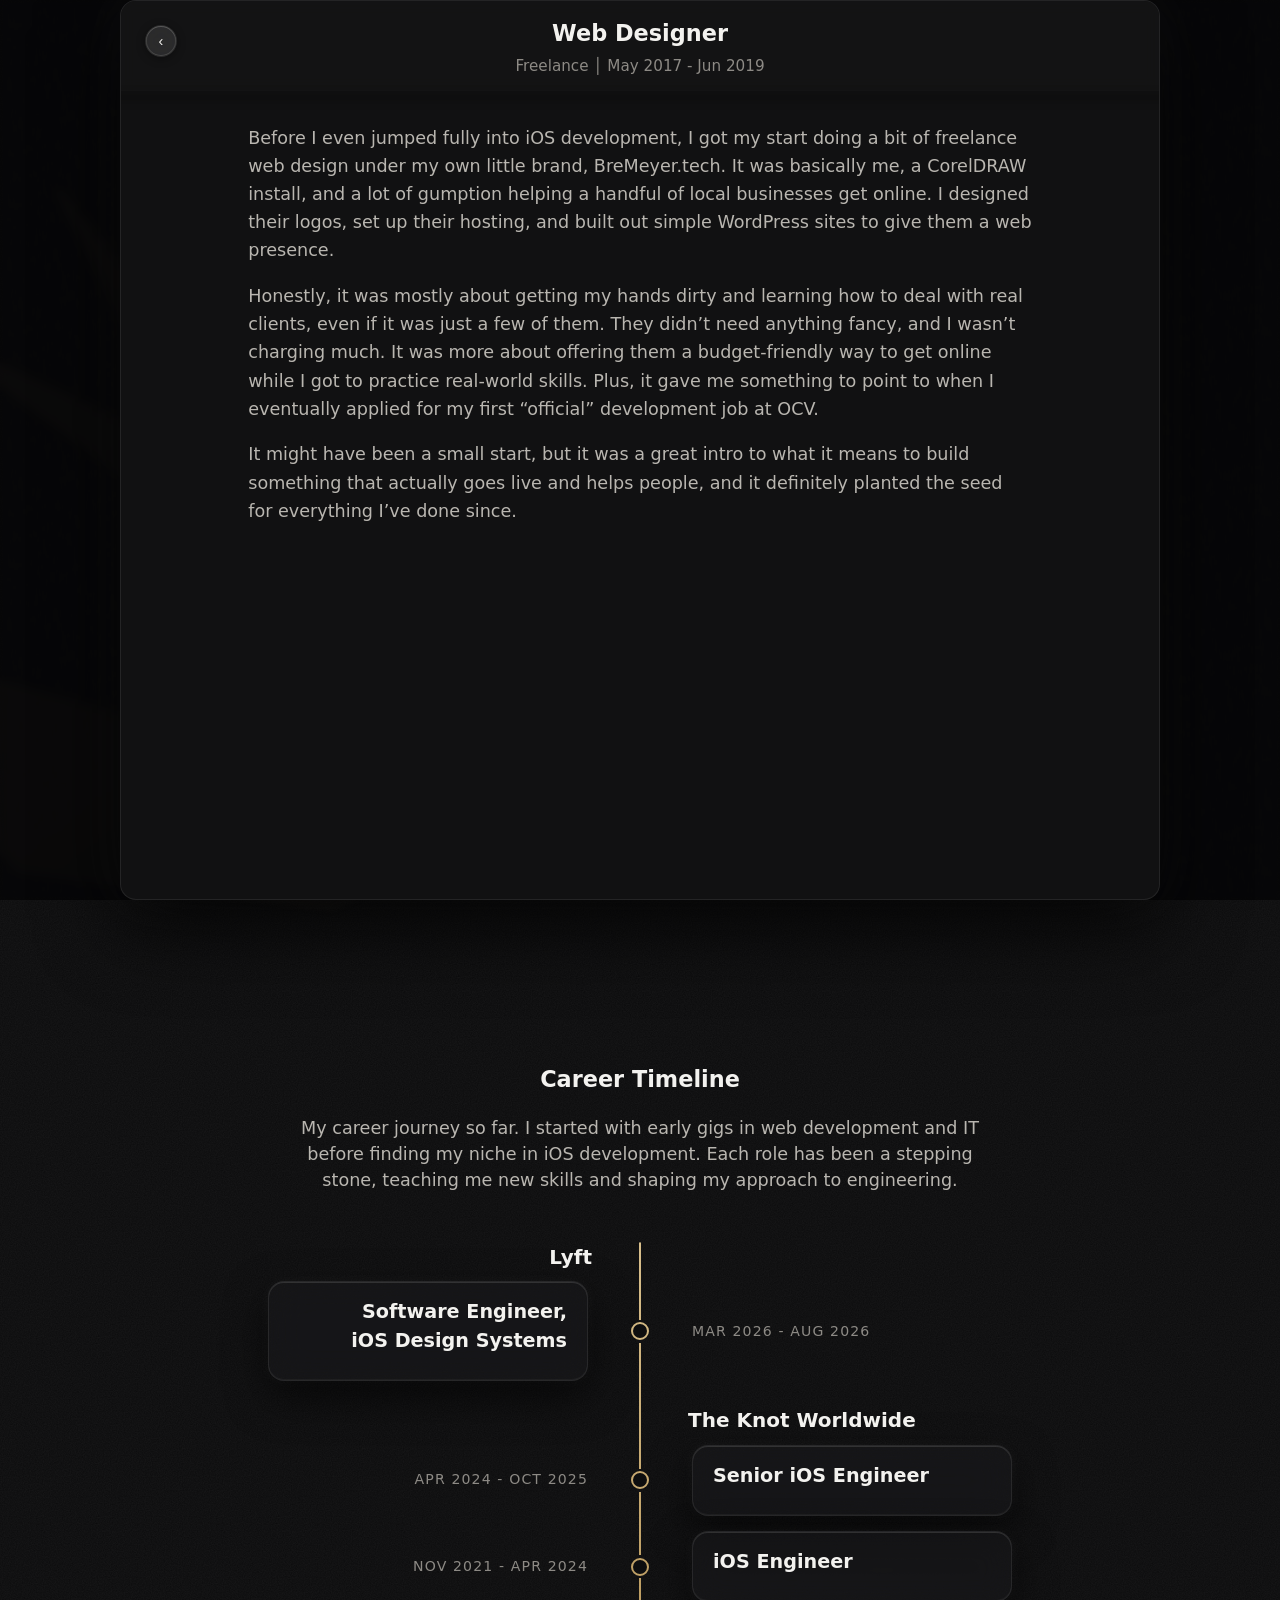
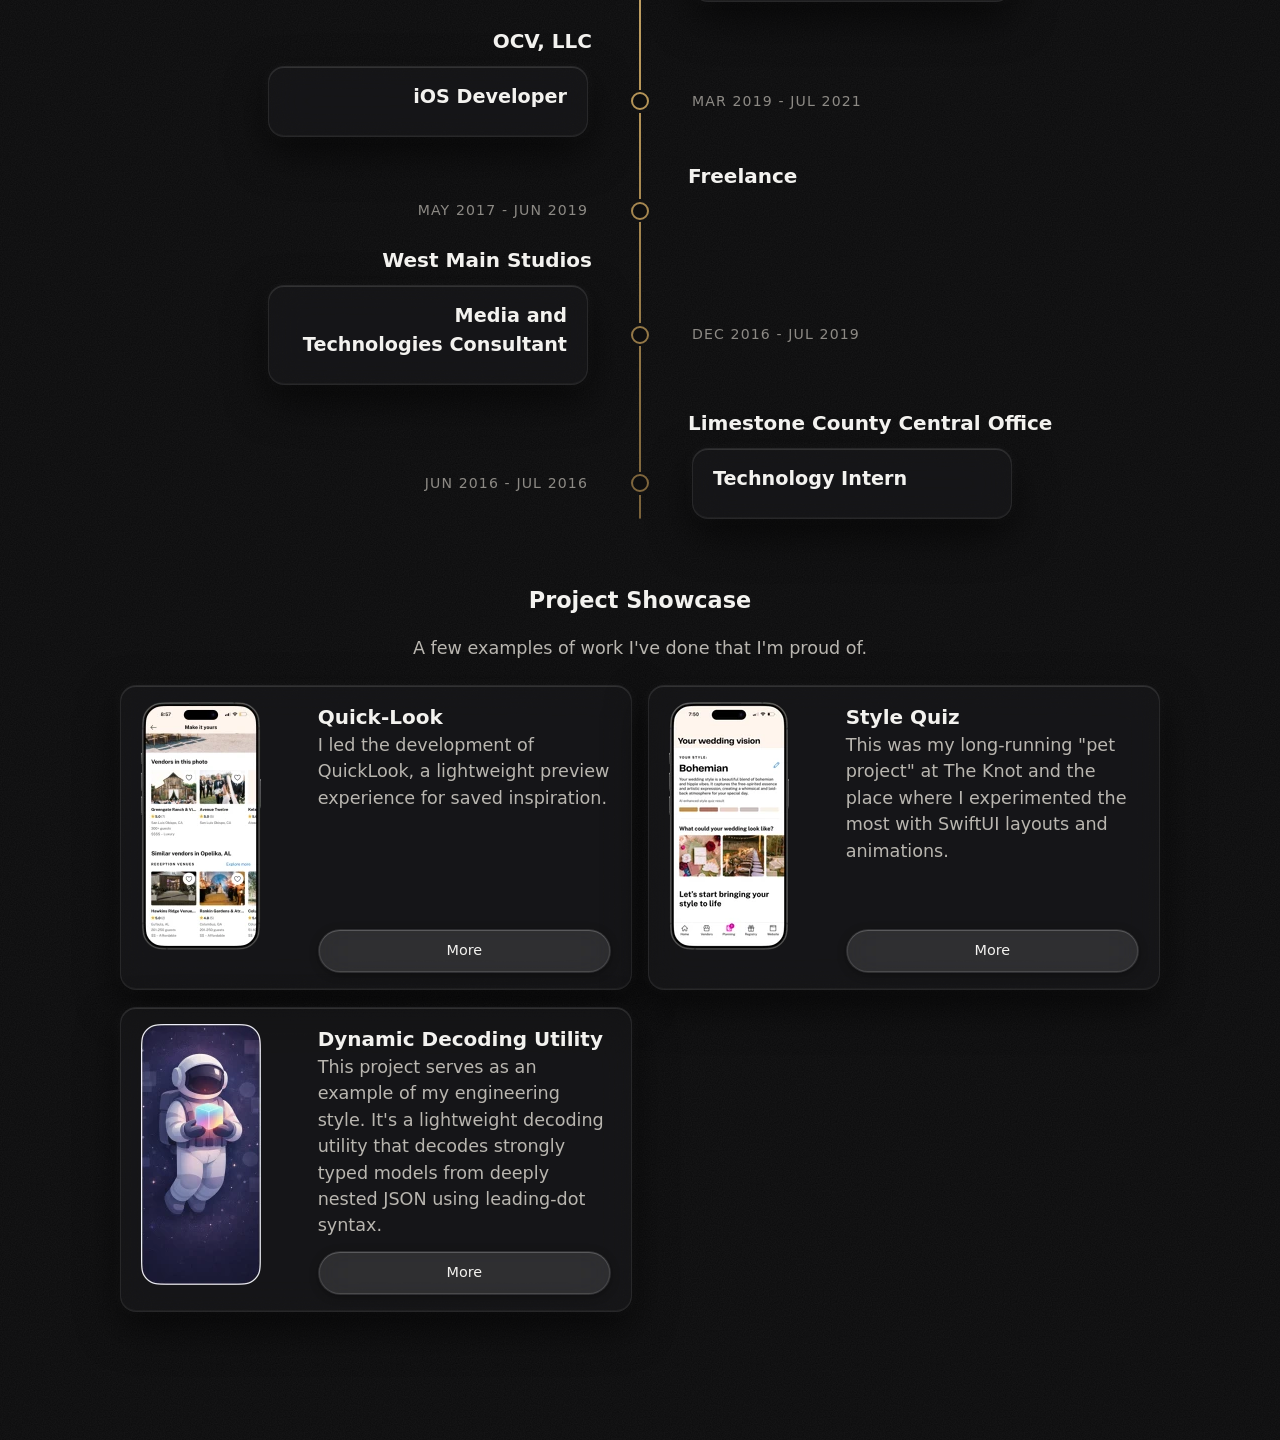
<file: work/freelance-web-designer/index.html>
<!DOCTYPE html><html lang="en-US"><head><meta charset="UTF-8"><!-- viewport-fit=cover: lets iOS report the home-indicator / notch insets to env(safe-area-inset-*)
         (they are 0 otherwise); dock.css, base.css and expanding-cards.css keep content clear of them. --><meta name="viewport" content="width=device-width, initial-scale=1, viewport-fit=cover"><script>
      // Reloading with a card open: keep the page hidden (except the open card) until
      // expanding-cards.js has restored the scroll position, so it doesn't jump.
      (function () {
        try {
          var state = window.history && window.history.state;
          if (state && state.cardExpanded) document.documentElement.classList.add('refreshing-expanded-card');
        } catch (e) {}
      })();
    </script><title>Web Designer at Freelance - Bre Meyer</title><meta name="description" content="Built up my technical chops designing affordable websites and logos for local businesses."><meta name="robots" content="index, follow, max-image-preview:large, max-snippet:-1, max-video-preview:-1"><link rel="canonical" href="https://bremeyer.dev/work/freelance-web-designer"><meta property="og:locale" content="en_US"><meta property="og:type" content="article"><meta property="og:title" content="Web Designer at Freelance - Bre Meyer"><meta property="og:description" content="Built up my technical chops designing affordable websites and logos for local businesses."><meta property="og:url" content="https://bremeyer.dev/work/freelance-web-designer"><meta property="og:site_name" content="Bre Meyer"><meta property="og:image" content="https://bremeyer.dev/og-image.png"><meta property="og:image:type" content="image/png"><meta property="og:image:width" content="1200"><meta property="og:image:height" content="630"><meta property="og:image:alt" content="Bre Meyer, Software Engineer"><meta name="twitter:card" content="summary_large_image"><meta name="twitter:image" content="https://bremeyer.dev/og-image.png"><meta name="twitter:image:alt" content="Bre Meyer, Software Engineer"><link rel="icon" href="/_astro/favicon-obsidian-trace.ChGJCXi0_2gOSKg.png" sizes="32x32"><link rel="icon" href="/_astro/favicon-obsidian-trace.ChGJCXi0_2skwxJ.png" sizes="192x192"><link rel="apple-touch-icon" href="/_astro/favicon-obsidian-trace.ChGJCXi0_ZIEBp8.png"><link rel="stylesheet" href="/_astro/Home.BZY39cuM.css"></head><body class="taffy-body"><div id="page" class="site"><main id="primary" class="site-main"><section><div id="about" class="dock-anchor"></div><section id="home" class="hero"><div class="hero-inner"><div class="hero-text"><h1 class="hero-name">Bre Meyer</h1><div class="about-intro"><p>I’m an iOS engineer based in the SF Bay Area. I’ve been building iOS apps for more than seven years, and I’m also a bit of a designer at heart. Good design is often more precise, and good engineering more creative, than either looks. When the two come together, form improves function and function improves form, and I genuinely love when I get to work at the intersection of both.</p><p>If you’re here from my résumé or LinkedIn, I’m glad you stopped by! A résumé is good at facts but loses the story behind them, so I made this site as a place to tell it. Every card on the timeline and in my projects opens up to the narrative behind it and gives context to what I took away from each experience.</p><p>When I’m not at the keyboard, I enjoy cuddling my cat and surfing the streets on my Onewheel. I’m always happy to connect on LinkedIn.</p></div><div class="about-socials"><a class="social-link" href="https://github.com/Bre-Meyer" target="_blank" rel="noopener" title="GitHub"><svg class="social-icon" viewBox="0 0 16 16" aria-hidden="true" focusable="false"><path d="M8 0C3.58 0 0 3.58 0 8c0 3.54 2.29 6.53 5.47 7.59.4.07.55-.17.55-.38 0-.19-.01-.82-.01-1.49-2.01.37-2.53-.49-2.69-.94-.09-.23-.48-.94-.82-1.13-.28-.15-.68-.52-.01-.53.63-.01 1.08.58 1.23.82.72 1.21 1.87.87 2.33.66.07-.52.28-.87.51-1.07-1.78-.2-3.64-.89-3.64-3.95 0-.87.31-1.59.82-2.15-.08-.2-.36-1.02.08-2.12 0 0 .67-.21 2.2.82.64-.18 1.32-.27 2-.27s1.36.09 2 .27c1.53-1.04 2.2-.82 2.2-.82.44 1.1.16 1.92.08 2.12.51.56.82 1.27.82 2.15 0 3.07-1.87 3.75-3.65 3.95.29.25.54.73.54 1.48 0 1.07-.01 1.93-.01 2.2 0 .21.15.46.55.38A8.01 8.01 0 0 0 16 8c0-4.42-3.58-8-8-8"></path></svg><span class="social-label">GitHub</span></a><span class="dot">•</span><a class="social-link" href="https://www.linkedin.com/in/bre-meyer-ios/" target="_blank" rel="noopener" title="LinkedIn"><svg class="social-icon" viewBox="0 0 16 16" aria-hidden="true" focusable="false"><path d="M0 1.146C0 .513.526 0 1.175 0h13.65C15.474 0 16 .513 16 1.146v13.708c0 .633-.526 1.146-1.175 1.146H1.175C.526 16 0 15.487 0 14.854zm4.943 12.248V6.169H2.542v7.225zm-1.2-8.212c.837 0 1.358-.554 1.358-1.248-.015-.709-.52-1.248-1.342-1.248S2.4 3.226 2.4 3.934c0 .694.521 1.248 1.327 1.248zm4.908 8.212V9.359c0-.216.016-.432.08-.586.173-.431.568-.878 1.232-.878.869 0 1.216.662 1.216 1.634v3.865h2.401V9.25c0-2.22-1.184-3.252-2.764-3.252-1.274 0-1.845.7-2.165 1.193v.025h-.016l.016-.025V6.169h-2.4c.03.678 0 7.225 0 7.225z"></path></svg><span class="social-label">LinkedIn</span></a><span class="dot">•</span><a class="social-link" href="mailto:hello@bremeyer.dev" target="_blank" rel="noopener" title="Email"><svg class="social-icon" viewBox="0 0 16 16" aria-hidden="true" focusable="false"><path d="M.05 3.555A2 2 0 0 1 2 2h12a2 2 0 0 1 1.95 1.555L8 8.414zM0 4.697v7.104l5.803-3.558zM6.761 8.83l-6.57 4.027A2 2 0 0 0 2 14h12a2 2 0 0 0 1.808-1.144l-6.57-4.027L8 9.586zm3.436-.586L16 11.801V4.697z"></path></svg><span class="social-label">Email</span></a></div></div><div class="hero-photo"><img decoding="async" src="/_astro/portrait.BxM1FwWP_Z1Y8ADj.webp" srcset="/_astro/portrait.BxM1FwWP_sXYWs.webp 220w, /_astro/portrait.BxM1FwWP_1M1gyx.webp 440w, /_astro/portrait.BxM1FwWP_Z1Y8ADj.webp 660w" sizes="220px" alt="Portrait of Bre Meyer"></div></div></section></section><div class="dock-shell"><nav class="floating-dock" aria-label="Section navigation"><div class="dock-indicator" aria-hidden="true"></div><a class="dock-link" href="#about">About</a><a class="dock-link" href="#career">Career</a><a class="dock-link" href="#projects">Projects</a></nav></div><section><div id="career" class="dock-anchor"></div><section class="work-timeline" id="career"><div class="section-header"><h2>Career Timeline</h2><p class="section-subtitle">My career journey so far. I started with early gigs in web development and IT before finding my niche in iOS development. Each role has been a stepping stone, teaching me new skills and shaping my approach to engineering.</p></div><div class="work-timeline-grid" id="work-timeline-root"><div class="work-timeline-shell has-expanded"><div class="work-rail-shell"><div class="work-timeline-rail"></div></div><div class="work-timeline-root"><section class="work-group align-left"><div class="work-group-header"><h3 class="work-group-title">Lyft</h3></div><div class="work-group-items"><div class="work-item align-left"><article class="work-card expanding-card" data-slug="lyft-ios-design-systems" data-details-loaded="1"><div class="expanding-card-content"><div class="work-card-header"><button type="button" class="expanding-card-close" aria-label="Close" inert>&lsaquo;</button><span class="work-card-role-alignment"><h3 class="work-card-role" id="card-title-lyft-ios-design-systems">Software Engineer, iOS Design Systems</h3></span></div><div class="work-card-subheader"><span class="work-card-subheader-text-alignment"><span class="work-card-subheader-text"><span class="work-card-company">Lyft</span><span class="work-card-sep"> │ </span><span class="work-card-dates">Mar 2026 - Aug 2026</span></span></span></div><div class="work-card-body"><div class="work-card-teaser"><p class="work-card-summary">Built accessible, reusable components and shared iOS infrastructure that helped product teams ship consistent experiences.</p><button type="button" class="work-card-more">More</button></div><div class="expanding-card-details"><p>
  At Lyft, I worked on the shared iOS component libraries that support product experiences across multiple apps, hundreds of modules, and dozens of teams. My job sat at the intersection of engineering, design, and accessibility: building foundations that feel straightforward at the call site while handling the complexity needed to work consistently at scale.
</p>
<p>
  A major part of my focus was Lyft’s SwiftUI migration. I designed SwiftUI component APIs that bridge existing UIKit implementations, giving feature teams a practical migration path without requiring disruptive call-site rewrites. That work involved thinking carefully about public API design, backward compatibility, design tokens, and how today’s bridge can leave room for a native SwiftUI implementation later.
</p>
<p>
  I also led accessibility improvements for shared components, with a particular focus on VoiceOver and Voice Control. Because a fix in the design system can improve every screen that consumes an affected component, I worked across teams to take issues from triage through implementation and merge, then validated that the result behaved well with assistive technologies.
</p>
<p>
  The infrastructure side was just as important as the component code. I worked with snapshot testing, Bazel, and cross-team tooling to make changes safer and easier to adopt. The part I enjoyed most was turning a need that appeared in one product surface into a resilient, well-documented foundation that could make the whole app ecosystem more consistent and accessible.
</p>
</div></div></div></article><div class="work-node"></div><div class="work-item-date">Mar 2026 - Aug 2026</div></div></div></section><section class="work-group align-right"><div class="work-group-header"><h3 class="work-group-title">The Knot Worldwide</h3></div><div class="work-group-items"><div class="work-item align-right"><div class="work-item-date">Apr 2024 - Oct 2025</div><div class="work-node"></div><article class="work-card expanding-card" data-slug="the-knot-worldwide-senior-ios-engineer" data-details-loaded="1"><div class="expanding-card-content"><div class="work-card-header"><button type="button" class="expanding-card-close" aria-label="Close" inert>&lsaquo;</button><span class="work-card-role-alignment"><h3 class="work-card-role" id="card-title-the-knot-worldwide-senior-ios-engineer">Senior iOS Engineer</h3></span></div><div class="work-card-subheader"><span class="work-card-subheader-text-alignment"><span class="work-card-subheader-text"><span class="work-card-company">The Knot Worldwide</span><span class="work-card-sep"> │ </span><span class="work-card-dates">Apr 2024 - Oct 2025</span></span></span></div><div class="work-card-body"><div class="work-card-teaser"><p class="work-card-summary">Stepped up as a senior, taking on project management and guiding architectural decisions for the iOS team.</p><button type="button" class="work-card-more">More</button></div><div class="expanding-card-details"><p>
  When I moved into the Senior role, the nature of my work shifted. I continued writing SwiftUI, but I was doing a lot more architectural thinking: how features should be structured, how data should flow, how to organize work across the team so that we weren’t constantly reinventing the wheel.
</p>
<p>
  I was highly involved in planning and scoping projects, working with product, design, engineering leads, backend, QA, and occasionally leadership when timelines or priorities were ambiguous. A non-trivial amount of my day became coordination: clarifying requirements, unblocking teammates, reviewing work, and making sure what we shipped was consistent with both user expectations and the larger technical direction of the app.
</p>
<p>
  A lot of this foundation came from work I did on the Style Quiz and Wedding Vision features. These projects stretched across multiple teams and disciplines, and were long-running efforts that evolved over time. I cared about them not just because they were flashy and user-facing, but because they were technically ambitious and forced us to solve real architectural problems.
</p>
<p>
  I spent a significant amount of time translating messy product requirements into something the engineering team could reasonably execute. That meant helping define the technical strategy for each phase, breaking work into milestones, documenting assumptions, and staying closely aligned with backend so the data that powered the feature actually reflected what the UI needed.
</p>
<p>
  I also continued to help level up the team. By this time, SwiftUI adoption was no longer an experiment. Every new feature in the app was being built with it, and people were confident doing so independently. I was often reviewing code, helping people troubleshoot edge cases, and exploring ways to improve performance, testability, and consistency in our approach.
</p>
<p>
  I didn’t have a formal management role, but a lot of my work involved people, not just code: mentoring, teaching, unblocking, facilitating tough conversations when priorities changed, and advocating for better engineering practices when scope or timelines threatened to undermine technical quality.
</p>
<p>
  Looking back, the coolest part isn’t just that we shipped ambitious features. It’s that the team culture shifted to one where engineering collaboration, architectural thinking, and shared ownership became normal. The stuff I helped set up lived beyond the work I personally did.
</p>
</div></div></div></article></div><div class="work-item align-right"><div class="work-item-date">Nov 2021 - Apr 2024</div><div class="work-node"></div><article class="work-card expanding-card" data-slug="the-knot-worldwide-ios-engineer" data-details-loaded="1"><div class="expanding-card-content"><div class="work-card-header"><button type="button" class="expanding-card-close" aria-label="Close" inert>&lsaquo;</button><span class="work-card-role-alignment"><h3 class="work-card-role" id="card-title-the-knot-worldwide-ios-engineer">iOS Engineer</h3></span></div><div class="work-card-subheader"><span class="work-card-subheader-text-alignment"><span class="work-card-subheader-text"><span class="work-card-company">The Knot Worldwide</span><span class="work-card-sep"> │ </span><span class="work-card-dates">Nov 2021 - Apr 2024</span></span></span></div><div class="work-card-body"><div class="work-card-teaser"><p class="work-card-summary">Spearheaded adoption of SwiftUI at The Knot by hosting lunch-and-learns and leading projects that set a consistent foundation for future features.</p><button type="button" class="work-card-more">More</button></div><div class="expanding-card-details"><p>
  I joined The Knot Worldwide as part of a small iOS team that was beginning to explore SwiftUI but hadn’t fully committed to it yet. A lot of the app’s core UI was still UIKit, and most people were familiar and comfortable with that stack. I naturally leaned into SwiftUI early, mostly because I was excited about declarative patterns and the potential for the team to move faster without wrestling with the old view layer.
</p>
<p>
  Most of my time at this stage revolved around building new features in SwiftUI while designing them in a way that made it easier for others to adopt. I spent a lot of energy on reusable components, consistent patterns, and technical documentation that helped demystify what SwiftUI was actually doing under the hood. I jokingly became the “SwiftUI hype person” of the team, not just advocating for the framework but making sure it actually worked in our codebase and wasn’t just a shiny toy.
</p>
<p>
  One of the first major features I worked on was related to helping couples visualize and articulate the style of their wedding. The technical challenge was blending a visually rich UI with a flow that felt bite-sized and approachable, while also capturing structured data the backend could work with. It started as a standalone feature, but it ended up becoming foundational for other parts of the app.
</p>
<p>
  Along the way, I realized most people on the team wanted to learn SwiftUI, but they needed a low-pressure way to do it. So I started hosting casual “code along” sessions, sharing internal examples, and pairing with teammates to help them build their first screens in SwiftUI. None of this was mandated, just something that made work more enjoyable for all of us and helped move the team forward.
</p>
<p>
  By the time I was promoted, I wasn’t just writing SwiftUI. I was building the patterns that helped everyone else write it too.
</p>
</div></div></div></article></div></div></section><section class="work-group align-left"><div class="work-group-header"><h3 class="work-group-title">OCV, LLC</h3></div><div class="work-group-items"><div class="work-item align-left"><article class="work-card expanding-card" data-slug="ocv-llc-ios-developer" data-details-loaded="1"><div class="expanding-card-content"><div class="work-card-header"><button type="button" class="expanding-card-close" aria-label="Close" inert>&lsaquo;</button><span class="work-card-role-alignment"><h3 class="work-card-role" id="card-title-ocv-llc-ios-developer">iOS Developer</h3></span></div><div class="work-card-subheader"><span class="work-card-subheader-text-alignment"><span class="work-card-subheader-text"><span class="work-card-company">OCV, LLC</span><span class="work-card-sep"> │ </span><span class="work-card-dates">Mar 2019 - Jul 2021</span></span></span></div><div class="work-card-body"><div class="work-card-teaser"><p class="work-card-summary">Pivoted into mobile development, taking ownership of major features and mentoring a junior dev.</p><button type="button" class="work-card-more">More</button></div><div class="expanding-card-details"><p>
  At OCV, I really dove headfirst into iOS development. We were a small team building white-label apps for municipal organizations, including fire departments, police departments, and a few schools. Because we were supporting over 350 apps from a single codebase, I got used to juggling a lot of responsibilities really quickly.
</p>
<p>
  One of the coolest projects I handled was building a COVID wellness check feature right in the thick of the pandemic. It was probably one of my first big end-to-end features where I owned the whole thing, from designing the flow to implementing the UI and logic. The idea was to let each client customize their own questionnaire and generate a daily badge if the user passed the check. It was a mix of quick iteration and making sure the feature could be tailored to different needs, and it definitely leveled up my problem-solving skills.
</p>
<p>
  Another project that stands out was the Narcan administration feature. That one taught me a ton about creating a flexible, step-by-step flow that could adapt to different user inputs, like guiding someone through CPR steps and looping back if needed. It was a real crash course in building user-friendly, life-saving flows.
</p>
<p>
  On top of the technical work, I also got to mentor a junior engineer for the first time. At first, I tried letting her learn on her own with tutorials, but I realized pretty quickly that being hands-on was way more effective. I ended up having her sit next to me and walk through the code together, explaining my decisions out loud and then letting her take over bits of the code. That approach not only helped her get comfortable but also taught me a lot about how to be a better mentor.
</p>
<p>
  In the end, OCV was where I learned to juggle a ton of roles at once, from iOS development to making small product decisions and mentoring a teammate. It was a huge growth period for me, and I left with a whole new level of confidence in both my technical and leadership skills.
</p>
</div></div></div></article><div class="work-node"></div><div class="work-item-date">Mar 2019 - Jul 2021</div></div></div></section><section class="work-group align-right"><div class="work-group-header"><h3 class="work-group-title">Freelance</h3></div><div class="work-group-items"><div class="work-item align-right is-expanded"><div class="work-item-date">May 2017 - Jun 2019</div><div class="work-node"></div><article class="work-card expanding-card is-expanded" data-slug="freelance-web-designer" data-details-loaded="1"><div class="expanding-card-content"><div class="work-card-header"><button type="button" class="expanding-card-close" aria-label="Close">&lsaquo;</button><span class="work-card-role-alignment"><h3 class="work-card-role" id="card-title-freelance-web-designer">Web Designer</h3></span></div><div class="work-card-subheader"><span class="work-card-subheader-text-alignment"><span class="work-card-subheader-text"><span class="work-card-company">Freelance</span><span class="work-card-sep"> │ </span><span class="work-card-dates">May 2017 - Jun 2019</span></span></span></div><div class="work-card-body"><div class="work-card-teaser"><p class="work-card-summary">Built up my technical chops designing affordable websites and logos for local businesses.</p><button type="button" class="work-card-more">More</button></div><div class="expanding-card-details"><p>
  Before I even jumped fully into iOS development, I got my start doing a bit of freelance web design under my own little brand, BreMeyer.tech. It was basically me, a CorelDRAW install, and a lot of gumption helping a handful of local businesses get online. I designed their logos, set up their hosting, and built out simple WordPress sites to give them a web presence.
</p>
<p>
  Honestly, it was mostly about getting my hands dirty and learning how to deal with real clients, even if it was just a few of them. They didn’t need anything fancy, and I wasn’t charging much. It was more about offering them a budget-friendly way to get online while I got to practice real-world skills. Plus, it gave me something to point to when I eventually applied for my first “official” development job at OCV.
</p>
<p>
  It might have been a small start, but it was a great intro to what it means to build something that actually goes live and helps people, and it definitely planted the seed for everything I’ve done since.
</p>
</div></div></div></article></div></div></section><section class="work-group align-left"><div class="work-group-header"><h3 class="work-group-title">West Main Studios</h3></div><div class="work-group-items"><div class="work-item align-left"><article class="work-card expanding-card" data-slug="west-main-media-consultant" data-details-loaded="1"><div class="expanding-card-content"><div class="work-card-header"><button type="button" class="expanding-card-close" aria-label="Close" inert>&lsaquo;</button><span class="work-card-role-alignment"><h3 class="work-card-role" id="card-title-west-main-media-consultant">Media and Technologies Consultant</h3></span></div><div class="work-card-subheader"><span class="work-card-subheader-text-alignment"><span class="work-card-subheader-text"><span class="work-card-company">West Main Studios</span><span class="work-card-sep"> │ </span><span class="work-card-dates">Dec 2016 - Jul 2019</span></span></span></div><div class="work-card-body"><div class="work-card-teaser"><p class="work-card-summary">Revamped a dance studio’s tech and design from their website to their AV booth.</p><button type="button" class="work-card-more">More</button></div><div class="expanding-card-details"><p>
  At West Main Studios, I wore a lot of hats that blended tech and creativity. The studio needed someone who could handle a range of technical and design tasks, and I was more than happy to dive in. I revamped their website from the ground up, transforming it from something pretty clunky into a clean, professional, and user-friendly site. Along the way, I also redesigned their logo into a scalable vector format, so it looked great on everything from their signage to their recital t-shirts.
</p>
<p>
  In addition to the website and logo work, I did a lot of behind-the-scenes tech and media tasks. I edited audio tracks and their metadata for their recitals, created image projections, and even designed those recital t-shirts. During the actual recitals, I was up in the AV booth helping run the show and making sure everything went smoothly.
</p>
<p>
  Basically, I was the go-to person for anything tech or media related, and it was a fantastic experience in juggling a bunch of creative and technical roles at once. It also helped me build connections that led to more freelance work down the road, which was a nice bonus.
</p>
</div></div></div></article><div class="work-node"></div><div class="work-item-date">Dec 2016 - Jul 2019</div></div></div></section><section class="work-group align-right"><div class="work-group-header"><h3 class="work-group-title">Limestone County Central Office</h3></div><div class="work-group-items"><div class="work-item align-right"><div class="work-item-date">Jun 2016 - Jul 2016</div><div class="work-node"></div><article class="work-card expanding-card" data-slug="limestone-county-technology-intern" data-details-loaded="1"><div class="expanding-card-content"><div class="work-card-header"><button type="button" class="expanding-card-close" aria-label="Close" inert>&lsaquo;</button><span class="work-card-role-alignment"><h3 class="work-card-role" id="card-title-limestone-county-technology-intern">Technology Intern</h3></span></div><div class="work-card-subheader"><span class="work-card-subheader-text-alignment"><span class="work-card-subheader-text"><span class="work-card-company">Limestone County Central Office</span><span class="work-card-sep"> │ </span><span class="work-card-dates">Jun 2016 - Jul 2016</span></span></span></div><div class="work-card-body"><div class="work-card-teaser"><p class="work-card-summary">Got my start in tech by keeping the county’s website running and providing IT support to the superintendent.</p><button type="button" class="work-card-more">More</button></div><div class="expanding-card-details"><p>
  My very first foray into the tech world was as a Technology Intern at the Limestone County Central Office. It was a short gig, just a couple of months, but it was my first experience actually getting paid to do tech stuff. I got to maintain the school county’s website, provide IT support to the superintendent, and even help put together a slick PowerPoint presentation for him.
</p>
<p>
  It might have been a small role, but it gave me my first taste of what it was like to work in a real tech environment. It was also where I learned that I really enjoyed making things more user-friendly and that I had a knack for smoothing out tech headaches for other people. It’s a small piece of the puzzle, but it’s definitely part of the journey that eventually led me into the world of mobile development.
</p>
</div></div></div></article></div></div></section></div></div></div></section></section><section><div id="projects" class="dock-anchor"></div><div class="section projects" id="projects-section"><div class="section-header"><h2>Project Showcase</h2><p class="section-subtitle">A few examples of work I&#39;ve done that I&#39;m proud of.</p></div><div class="projects-grid"><article class="project-card expanding-card" data-slug="quick-look" data-details-loaded="1"><div class="expanding-card-content"><div class="project-card-header"><button type="button" class="expanding-card-close" aria-label="Close" inert>&lsaquo;</button><span class="project-title-alignment"><h3 class="project-title" id="card-title-quick-look">Quick-Look</h3></span></div><div class="project-thumbnail-image-container"><img class="project-thumbnail-image" src="/_astro/quick-look-thumb.DLb5205T_Z2jYD7H.webp" srcset="/_astro/quick-look-thumb.DLb5205T_Z1kqE4b.webp 120w, /_astro/quick-look-thumb.DLb5205T_Z1Er39n.webp 160w, /_astro/quick-look-thumb.DLb5205T_1LMU3f.webp 200w, /_astro/quick-look-thumb.DLb5205T_Z9y0FE.webp 240w, /_astro/quick-look-thumb.DLb5205T_Z27vzna.webp 320w, /_astro/quick-look-thumb.DLb5205T_13pBz1.webp 400w, /_astro/quick-look-thumb.DLb5205T_ZeKJn8.webp 460w, /_astro/quick-look-thumb.DLb5205T_eUvpv.webp 520w, /_astro/quick-look-thumb.DLb5205T_Z1I23h0.webp 600w, /_astro/quick-look-thumb.DLb5205T_Z2jYD7H.webp 633w" sizes="(max-width: 820px) min(250px, calc((100vw - 90px) * 0.4167)), (max-width: 879px) 250px, 200px" alt="Quick-Look" loading="lazy"></div><div class="project-card-body"><p class="project-copy">I led the development of QuickLook, a lightweight preview experience for saved inspiration.</p><div class="expanding-card-details"><figure class="project-detail-hero project-detail-hero--device"><img src="/_astro/quick-look-thumb.DLb5205T_Z2jYD7H.webp" srcset="/_astro/quick-look-thumb.DLb5205T_2eEItg.webp 80w, /_astro/quick-look-thumb.DLb5205T_Z1kqE4b.webp 120w, /_astro/quick-look-thumb.DLb5205T_Z1Er39n.webp 160w, /_astro/quick-look-thumb.DLb5205T_1LMU3f.webp 200w, /_astro/quick-look-thumb.DLb5205T_Z9y0FE.webp 240w, /_astro/quick-look-thumb.DLb5205T_Z2uUU2c.webp 280w, /_astro/quick-look-thumb.DLb5205T_UIvzS.webp 300w, /_astro/quick-look-thumb.DLb5205T_Z27vzna.webp 320w, /_astro/quick-look-thumb.DLb5205T_Z2nOlCB.webp 360w, /_astro/quick-look-thumb.DLb5205T_13pBz1.webp 400w, /_astro/quick-look-thumb.DLb5205T_1MbisK.webp 480w, /_astro/quick-look-thumb.DLb5205T_Z26rnV2.webp 560w, /_astro/quick-look-thumb.DLb5205T_Z2jYD7H.webp 633w" sizes="(max-width: 820px) calc((100vw - 66px) * 0.2924), 141px" alt="Quick-Look on an iPhone: a saved inspiration photo with the vendors in it." loading="lazy" decoding="async"></figure><div class="project-detail">
  <p>
    QuickLook is a production feature I led end-to-end at The Knot Worldwide, from planning and technical coordination through development and launch. The feature shipped to millions of users and resulted in a 1.7% lift in couple bookings, making it one of the most impactful projects I’ve worked on.
  </p>
  <p>
    As the engineering lead, a significant part of my role was project planning and task breakdown. In earlier projects, I typically planned work from a purely engineering perspective, mapping out components, architecture, and implementation details up front. While that approach ensured technical clarity, it often required a large upfront investment and didn’t always translate cleanly to product or QA workflows.
  </p>
  <p>
    For QuickLook, I intentionally tried a different approach: splitting work into user stories instead of technical tasks. Each ticket was written from the user’s perspective with concrete, testable acceptance criteria (for example, “When a user taps the Quick Look button, the app navigates to a new page”). This made scope clearer for cross-functional partners and ensured that QA could validate behavior without needing deep implementation context. I also explicitly accounted for edge cases like loading, error, and empty states to avoid late surprises.
  </p>
  <p>
    Once the user stories were defined, I reviewed them through a technical lens to identify work that required larger infrastructural changes, such as introducing a coordinator layer to handle navigation. Those efforts were split into developer-only blocking tickets, allowing the user-facing stories to remain focused while still unblocking the necessary groundwork.
  </p>
  <p>
    What I learned from this project is that leading with user-centric planning significantly improved clarity and velocity, especially for QA and product alignment. That said, the lighter upfront technical planning did result in some mid-development discussions around implementation details. In hindsight, I’ve found the best balance is a hybrid approach: starting from user stories, but pairing them with just enough technical scaffolding to reduce ambiguity.
  </p>
  <p>
    I’m proud to showcase QuickLook because it’s a real, shipped feature in a widely used app with measurable business impact. Just as importantly, it represents a hands-on learning experience in technical leadership, project planning, and adapting my process to better support both developers and cross-functional partners.
  </p>
  <div class="project-detail-access">
    <h4 class="project-detail-access-title">How to access it:</h4>
    <p>
      After downloading the app (link below), create an account and log in.
    </p>
    <ul>
      <li>After logging in, tap the heart icon on the home screen to go to your Favorites.</li>
      <li>Favorite at least one item from the carousels if the page is empty.</li>
      <li>Items that support QuickLook show a sparkly magnifying glass icon on their thumbnail. Tapping that icon opens the QuickLook view.</li>
    </ul>
  </div>
  <div class="project-detail-actions">
    <a
      class="project-detail-cta"
      href="https://apps.apple.com/us/app/the-knot-wedding-planner/id457941553"
      target="_blank"
      rel="noopener noreferrer"
    >
      View The Knot on the App Store
    </a>
  </div>
</div>
</div><a class="project-cta" href="/projects/quick-look">More</a></div></div></article><article class="project-card expanding-card" data-slug="style-quiz" data-details-loaded="1"><div class="expanding-card-content"><div class="project-card-header"><button type="button" class="expanding-card-close" aria-label="Close" inert>&lsaquo;</button><span class="project-title-alignment"><h3 class="project-title" id="card-title-style-quiz">Style Quiz</h3></span></div><div class="project-thumbnail-image-container"><img class="project-thumbnail-image" src="/_astro/style-quiz-thumb.Cs3UAAxS_2cCoyL.webp" srcset="/_astro/style-quiz-thumb.Cs3UAAxS_H3BnD.webp 120w, /_astro/style-quiz-thumb.Cs3UAAxS_Z77yfN.webp 160w, /_astro/style-quiz-thumb.Cs3UAAxS_ZrPUp.webp 200w, /_astro/style-quiz-thumb.Cs3UAAxS_Zj6Den.webp 240w, /_astro/style-quiz-thumb.Cs3UAAxS_Z11C6xq.webp 320w, /_astro/style-quiz-thumb.Cs3UAAxS_27uoG4.webp 400w, /_astro/style-quiz-thumb.Cs3UAAxS_Z1o6J1k.webp 460w, /_astro/style-quiz-thumb.Cs3UAAxS_ZFfphW.webp 520w, /_astro/style-quiz-thumb.Cs3UAAxS_Z1nKRB0.webp 600w, /_astro/style-quiz-thumb.Cs3UAAxS_2cCoyL.webp 633w" sizes="(max-width: 820px) min(250px, calc((100vw - 90px) * 0.4167)), (max-width: 879px) 250px, 200px" alt="Style Quiz" loading="lazy"></div><div class="project-card-body"><p class="project-copy">This was my long-running &quot;pet project&quot; at The Knot and the place where I experimented the most with SwiftUI layouts and animations.</p><div class="expanding-card-details"><figure class="project-detail-hero project-detail-hero--device"><img src="/_astro/style-quiz-thumb.Cs3UAAxS_2cCoyL.webp" srcset="/_astro/style-quiz-thumb.Cs3UAAxS_Z2PztF.webp 80w, /_astro/style-quiz-thumb.Cs3UAAxS_H3BnD.webp 120w, /_astro/style-quiz-thumb.Cs3UAAxS_Z77yfN.webp 160w, /_astro/style-quiz-thumb.Cs3UAAxS_ZrPUp.webp 200w, /_astro/style-quiz-thumb.Cs3UAAxS_Zj6Den.webp 240w, /_astro/style-quiz-thumb.Cs3UAAxS_ZTQEDd.webp 280w, /_astro/style-quiz-thumb.Cs3UAAxS_dNx0w.webp 300w, /_astro/style-quiz-thumb.Cs3UAAxS_Z11C6xq.webp 320w, /_astro/style-quiz-thumb.Cs3UAAxS_20OGlF.webp 360w, /_astro/style-quiz-thumb.Cs3UAAxS_27uoG4.webp 400w, /_astro/style-quiz-thumb.Cs3UAAxS_2qDKeE.webp 480w, /_astro/style-quiz-thumb.Cs3UAAxS_Z1h0qGM.webp 560w, /_astro/style-quiz-thumb.Cs3UAAxS_2cCoyL.webp 633w" sizes="(max-width: 820px) calc((100vw - 66px) * 0.2924), 141px" alt="The Style Quiz on an iPhone." loading="lazy" decoding="async"></figure><h3>
  Building My First Production SwiftUI Feature at The Knot
</h3>
<p>
  The Style Quiz was the first major feature where I really got to push SwiftUI into a UIKit-heavy codebase at The Knot. Honestly, it became the project where I learned, experimented, broke things, fixed things, and gradually shaped the patterns I’d use across the rest of my time on the team.
</p>
<p>
  When I picked up the feature, it had already gone through a couple of reskins and reworks over the years. My version started as a fairly simple swipe-through questionnaire, but the more I worked on it, the more it evolved into a proving ground for SwiftUI patterns, architectural experiments, and reusable components that eventually made their way into other parts of the app.
</p>
⸻
<h3>
  Introducing SwiftUI into a UIKit World
</h3>
<p>
  The Knot’s iOS app was almost entirely UIKit at the time, and SwiftUI was still new to the company. Integrating it wasn’t as simple as dropping in a few views. You had to think about how it talked to UIKit navigation, what controlled what, and how state flowed between the two worlds.
</p>
<p>
  The first challenge was navigation. Because the Style Quiz lived inside an existing UIKit flow, I had to wrap SwiftUI screens inside hosting controllers that played nicely with UIKit while still letting me build the quiz UI declaratively. At the time, our patterns for this were still evolving, so I had to invent a few along the way. Some were messy in retrospect, but they all taught me valuable lessons about UIKit/SwiftUI boundaries.
</p>
<p>
  Handling dynamic actions coming back from SwiftUI was another hurdle. When a user made a choice on a SwiftUI screen, UIKit needed to know which next screen to show, how to structure the flow, and how to pass data along cleanly. Early on, that part of the architecture got tangled pretty fast, but each reskin gave me a chance to clean it up, abstract it, or replace the janky parts with something more maintainable.
</p>
⸻
<h3>
  The Architecture: A Study in Iteration
</h3>
<p>
  If you looked at the Style Quiz architecture over time, you’d be able to see my growth as an engineer in real time.
</p>
<p>
  My early implementation leaned heavily on UIKit coordinators pushing hosting controllers with closures and enums describing “next steps.” It wasn’t pretty, but it worked. Later, as I rewrote and reskinned the feature multiple times, I gradually refactored it toward a more MVVM-inspired pattern: view models driving SwiftUI views, coordinators handling flow, and cleaner boundaries between presentation and logic.
</p>
<p>
  Each iteration was an opportunity to revisit past decisions, fix the brittle parts, and try new patterns. I didn’t get everything right. I had experiments that aged poorly within a few months, but that willingness to iterate ended up shaping the foundation for the architecture patterns I later helped introduce at a team-wide level.
</p>
⸻
<h3>
  Reusable Components That Lived Beyond the Quiz
</h3>
<p>
  One of the most satisfying parts of this project was building components that ended up being used all over the app.
</p>
<h4>
  Masonry Grid Layout
</h4>
<p>
  One reskin introduced a layout that needed a Pinterest-style two-column masonry grid. I ended up building a custom SwiftUI layout that handled variable heights, dynamic content, and smooth scrolling. That component later became a key part of the revamped onboarding experience and other style-based flows, and the team has continued using masonry patterns inspired by it.
</p>
<h4>
  Progress Bar Style
</h4>
<p>
  The Style Quiz needed a custom progress bar that matched the visual brand. I turned it into a reusable progress style, and from there it started popping up everywhere: onboarding, RSVP flows, multi-step forms, and basically anything with a numbered sequence.
</p>
<h4>
  Hosting Controller Patterns
</h4>
<p>
  Before we had official conventions, I built a custom “union-compatible” hosting controller that handled some of the quirks between UIKit navigation and SwiftUI screens. It wasn’t glamorous, but it became a go-to wrapper for a while until a new team formalized the approach.
</p>
<p>
  Even components I didn’t build for the quiz originally, like my CachedWebImage view, wound up being used in it because it became the team’s standard for displaying web images in SwiftUI.
</p>
⸻
<h3>
  Team Impact and SwiftUI Adoption
</h3>
<p>
  Style Quiz was also the first feature where I started showing the team that SwiftUI could work in production. I was still early in my SwiftUI journey, but I shared everything I learned: what worked, what didn’t, how state flowed, where UIKit still needed to step in, and how we could make SwiftUI screens play nicely within existing flows.
</p>
<p>
  I hosted code-alongs, built examples, and answered questions practically every day. People were excited, and my manager encouraged me to keep pushing those learnings team-wide. Over time, Style Quiz became one of the internal “reference points” for how real features could be built using SwiftUI.
</p>
⸻
<h3>
  What This Project Taught Me
</h3>
<p>
  Looking back, Style Quiz was where I learned how to ship SwiftUI at scale, not just build cute prototypes.
</p>
<p>
  It taught me how to:
  <ul>
  <li>evaluate architectures and refactor them over time </li>
  <li>gracefully bridge SwiftUI and UIKit</li>
  <li>create reusable components that scale across multiple features</li>
  <li>debug “invisible” state bugs and navigation oddities</li>
  <li>embrace iteration instead of trying to design everything perfectly upfront</li>
  <li>teach others what I was learning and help them navigate the same patterns</li>
  </ul>
</p>
<p>
  Professionally, it was the project that helped me grow past “the person excited about SwiftUI” into someone who could actually build with it in production, share the knowledge, and shape how our team approached new features.
</p>
<div class="project-detail-access">
  <h4 class="project-detail-access-title">How to access it:</h4>
  <p>
    After downloading the app (link below), create an account and log in. Depending on the experiment bucket, the Style Quiz can be found in one of a few places:
  </p>
  <ul>
    <li>Tap the heart icon on the home screen, then look for a banner prompting you to "Find your style."</li>
    <li>Tap the Planning tab; one of the fan options should be Style Quiz.</li>
    <li>On the home screen, some users also see a "Find your vibe" task card that opens a view with a link to the quiz.</li>
  </ul>
</div>
<div class="project-detail-actions">
  <a
    class="project-detail-cta"
    href="https://apps.apple.com/us/app/the-knot-wedding-planner/id457941553"
    target="_blank"
    rel="noopener noreferrer"
  >
    View The Knot on the App Store
  </a>
</div>
</div><a class="project-cta" href="/projects/style-quiz">More</a></div></div></article><article class="project-card expanding-card" data-slug="dynamic-decoding-utility" data-details-loaded="1"><div class="expanding-card-content"><div class="project-card-header"><button type="button" class="expanding-card-close" aria-label="Close" inert>&lsaquo;</button><span class="project-title-alignment"><h3 class="project-title" id="card-title-dynamic-decoding-utility">Dynamic Decoding Utility</h3></span></div><div class="project-thumbnail-image-container"><img class="project-thumbnail-image" src="/_astro/dynamic-decoding-utility-thumb.D1QzZLed_Z1kXuo6.webp" srcset="/_astro/dynamic-decoding-utility-thumb.D1QzZLed_Z1K7RLI.webp 120w, /_astro/dynamic-decoding-utility-thumb.D1QzZLed_Z6VNAA.webp 160w, /_astro/dynamic-decoding-utility-thumb.D1QzZLed_Z1seHxv.webp 200w, /_astro/dynamic-decoding-utility-thumb.D1QzZLed_1yeMzh.webp 240w, /_astro/dynamic-decoding-utility-thumb.D1QzZLed_lDHsm.webp 320w, /_astro/dynamic-decoding-utility-thumb.D1QzZLed_DwRGz.webp 400w, /_astro/dynamic-decoding-utility-thumb.D1QzZLed_1s1QQ1.webp 460w, /_astro/dynamic-decoding-utility-thumb.D1QzZLed_Z2m0GzR.webp 520w, /_astro/dynamic-decoding-utility-thumb.D1QzZLed_Z1kXuo6.webp 583w" sizes="(max-width: 820px) min(250px, calc((100vw - 90px) * 0.4167)), (max-width: 879px) 250px, 200px" alt="Dynamic Decoding Utility" loading="lazy"></div><div class="project-card-body"><p class="project-copy">This project serves as an example of my engineering style. It&#39;s a lightweight decoding utility that decodes strongly typed models from deeply nested JSON using leading-dot syntax.</p><div class="expanding-card-details"><figure class="project-detail-hero project-detail-hero--image"><img src="/_astro/dynamic-decoding-utility-hero.DoR9LSLx_1yfSBf.webp" srcset="/_astro/dynamic-decoding-utility-hero.DoR9LSLx_ZuudjN.webp 640w, /_astro/dynamic-decoding-utility-hero.DoR9LSLx_17XOKu.webp 800w, /_astro/dynamic-decoding-utility-hero.DoR9LSLx_1o8eQ6.webp 1040w, /_astro/dynamic-decoding-utility-hero.DoR9LSLx_TBi7w.webp 1280w, /_astro/dynamic-decoding-utility-hero.DoR9LSLx_1yfSBf.webp 1536w" sizes="(max-width: 820px) calc(100vw - 66px), 780px" alt="Dynamic Decoding Utility article header image." loading="lazy" decoding="async"></figure><div class="project-detail">
  <p>
    Because most of my professional work lives in proprietary production code, this project serves as a public, inspectable example of my Swift engineering style. It was built during “10% time” at The Knot and is intentionally small and heavily documented.
  </p>
  <p>
    The motivation came from a recurring frustration: large JSON payloads where the data I actually cared about was buried several levels deep. Decoding even a small piece of that data often required building full model trees or multiple CodingKey enums just to reach one nested value. The resulting code felt noisy, and overly coupled to the shape of the payload.
  </p>
  <p>
    My goal was to make this process simpler and more ergonomic. Ideally, I wanted to be able to call a decode function directly on JSONDecoder, pass in a target type and a path, and have the decoder traverse the JSON for me without requiring me to define or care about the structure of every intermediate level. I specifically wanted the API to feel natural in Swift, using leading-dot syntax to describe the path.
  </p>
  <p>
    To support this, I built a custom JSONDecoder extension backed by a lightweight intermediary type responsible for tree traversal. I initially explored a struct-based approach, but while working through keyed vs. unkeyed containers and string vs. integer keys, I ran into complexity around mismatched containers and invalid key types. That friction led to an important realization: the intermediary itself should be an enum, with cases for the container types and associated values representing the keys. This design ensures that keys and containers always stay in sync, eliminating an entire class of errors.
  </p>
  <p>
    For traversal, I took inspiration from SwiftUI’s view and modifier system, where each modifier returns a new view instance. I applied the same idea here: each step along the decoding path returns a new instance of the decoding container, carrying forward the accumulated traversal state. While the concept is abstract, the result is both lightweight and composable, with the entire implementation coming in under 200 lines of code (including documentation).
  </p>
  <p>
    To make the API feel natural to use, I leveraged @dynamicMemberLookup, allowing arbitrary paths to be expressed using dot syntax. Under the hood, this is powered by a DynamicDecodingKey that conforms to CodingKey but can be initialized with any string, making it possible to decode values for arbitrary keys without predefining enums. This piece is what gives the utility its flexibility and reusability.
  </p>
  <p>
    The end result is a decoding extension that can extract strongly typed models from deeply nested JSON while remaining completely agnostic to the shape and structure of the data along the way. I have plans to extend this approach further to support key-path decoding directly on decoding containers, but that work is still in progress.
  </p>
  <p>
    If you download the included Swift playground, you can explore interactive, runnable examples embedded directly in formatted documentation and experiment with the API yourself.
  </p>
  <div class="project-detail-actions">
    <a
      class="project-detail-cta"
      href="https://github.com/Bre-Meyer/DynamicDecoding"
      target="_blank"
      rel="noopener noreferrer"
    >
      View on GitHub
    </a>
  </div>
</div>
</div><a class="project-cta" href="/projects/dynamic-decoding-utility">More</a></div></div></article></div></div></section><script>(function(){const cardUrlStyle = "path";

      // /#<slug> links (the old site's card URLs): open that card right away, before first paint,
      // exactly like the old site did when it built the cards. With path URLs the address is
      // first rewritten to the card's own page (/work/<slug>, /projects/<slug>).
      (function () {
        var slug = window.location.hash.replace('#', '');
        if (!slug) return;
        if (cardUrlStyle === 'path' && window.location.pathname !== '/') return;
        var cards = document.querySelectorAll('.expanding-card');
        for (var i = 0; i < cards.length; i++) {
          var card = cards[i];
          if (card.dataset.slug !== slug) continue;
          var isWork = card.classList.contains('work-card');
          if (cardUrlStyle === 'path') {
            history.replaceState(history.state, '', (isWork ? '/work/' : '/projects/') + slug + window.location.search);
          }
          card.classList.add('is-expanded');
          var closeButton = card.querySelector('.expanding-card-close');
          if (closeButton) closeButton.inert = false;
          if (isWork) {
            card.closest('.work-item').classList.add('is-expanded');
            card.closest('.work-timeline-shell').classList.add('has-expanded');
          }
        }
      })();
    })();</script></main></div><script type="module" src="/_astro/Home.astro_astro_type_script_index_0_lang.CYk76-l3.js"></script></body></html>
</file>
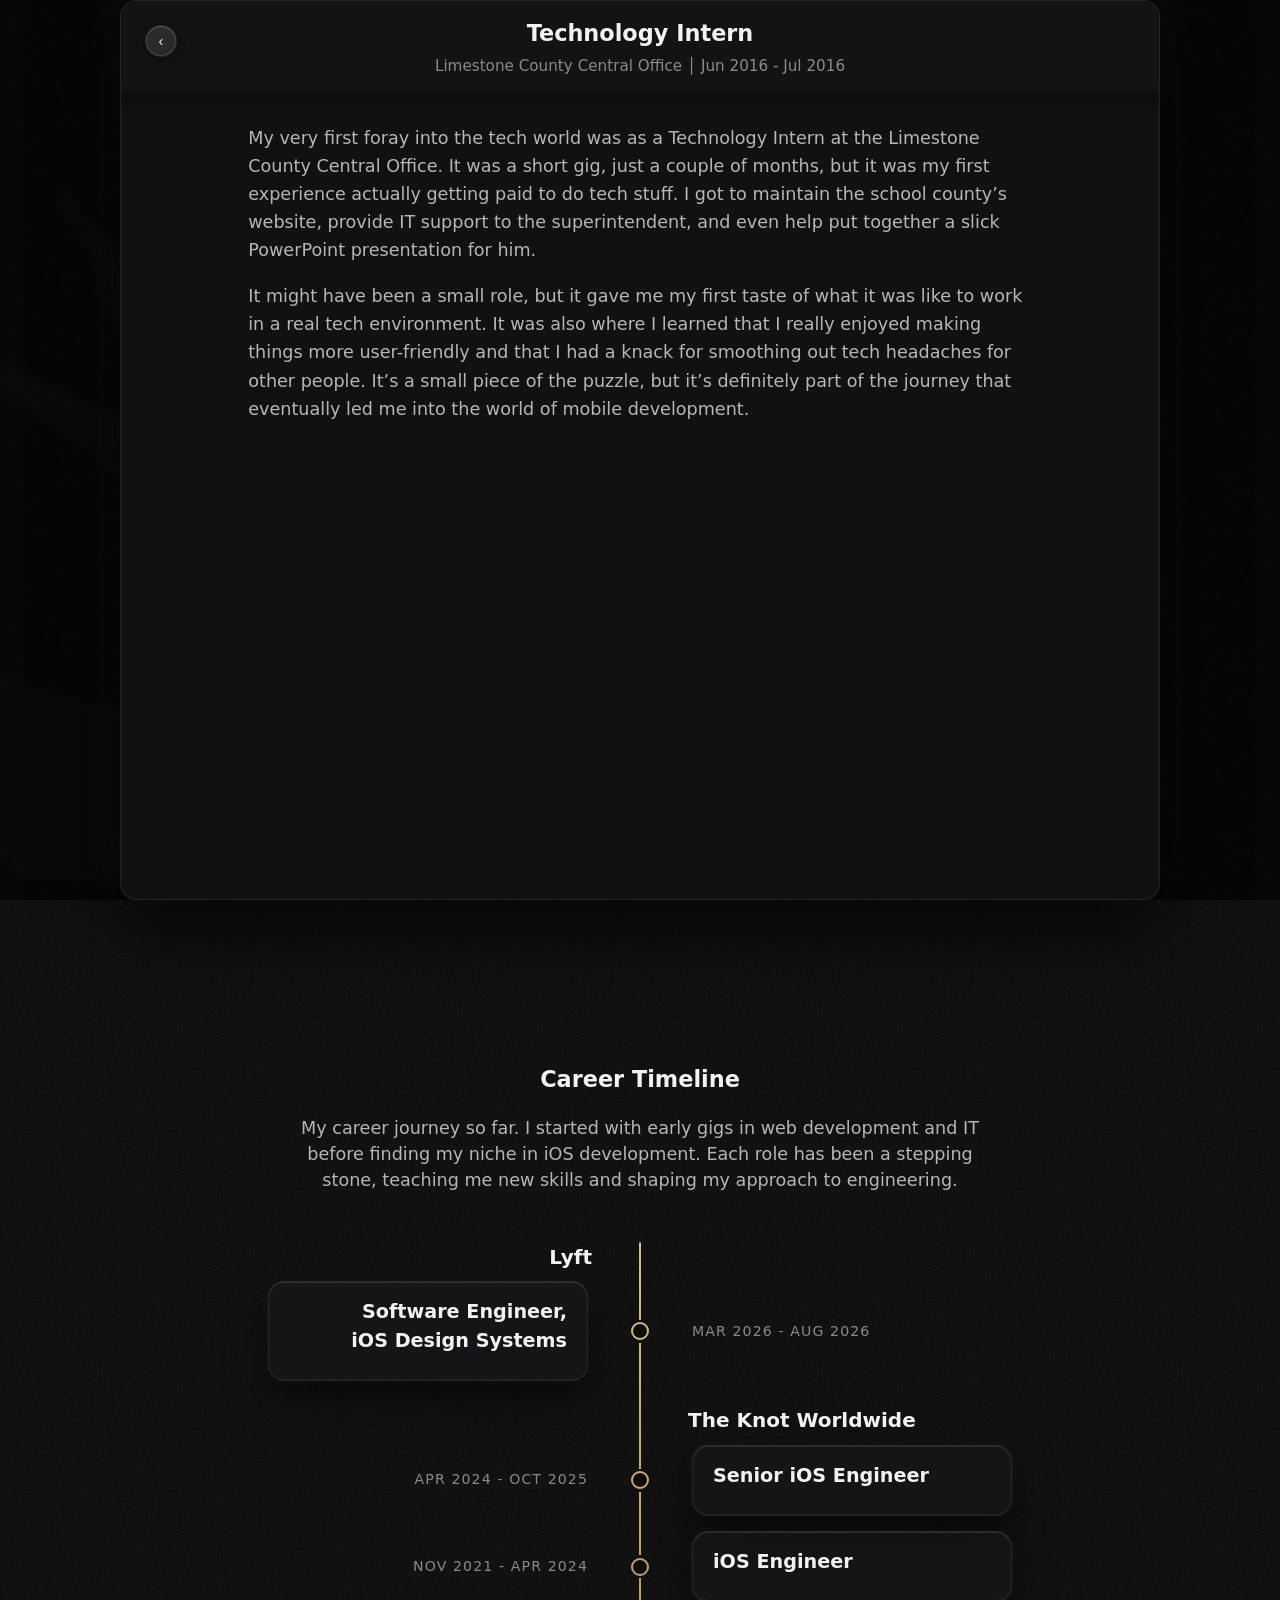
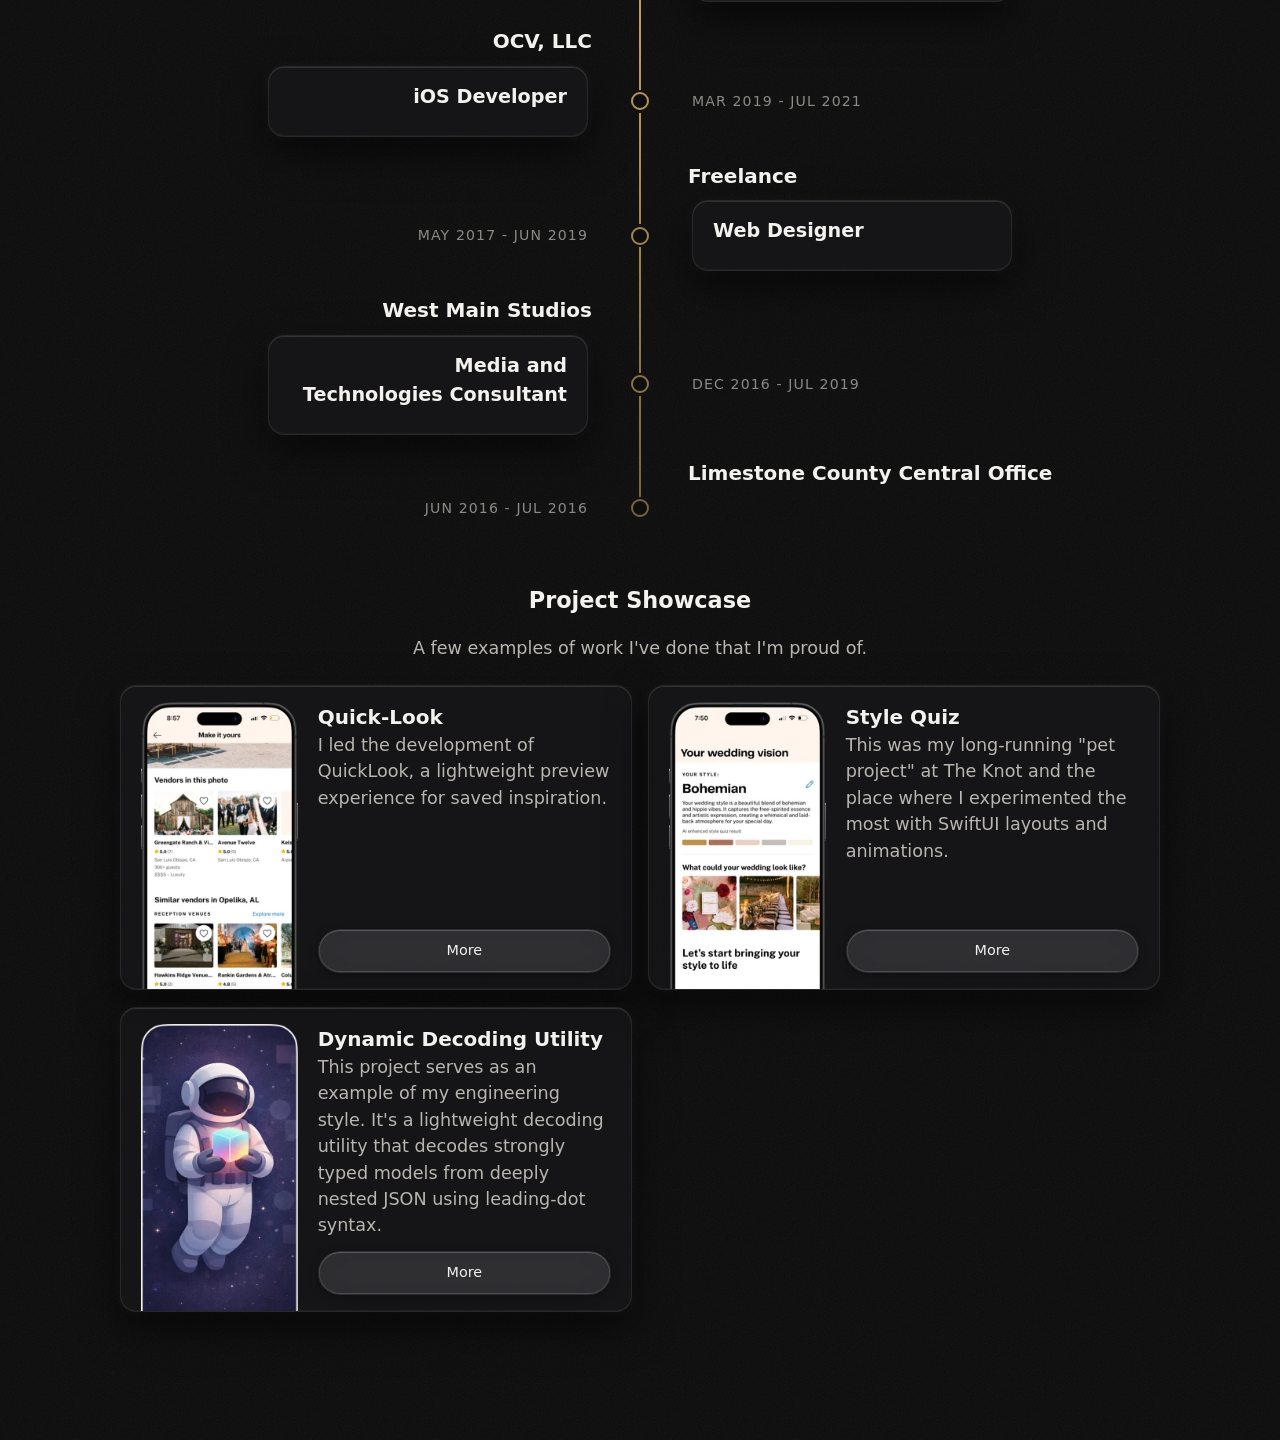
<file: work/limestone-county-technology-intern/index.html>
<!DOCTYPE html><html lang="en-US"><head><meta charset="UTF-8"><!-- viewport-fit=cover: lets iOS report the home-indicator / notch insets to env(safe-area-inset-*)
         (they are 0 otherwise); dock.css, base.css and expanding-cards.css keep content clear of them. --><meta name="viewport" content="width=device-width, initial-scale=1, viewport-fit=cover"><script>
      // Reloading with a card open: keep the page hidden (except the open card) until
      // expanding-cards.js has restored the scroll position, so it doesn't jump.
      (function () {
        try {
          var state = window.history && window.history.state;
          if (state && state.cardExpanded) document.documentElement.classList.add('refreshing-expanded-card');
        } catch (e) {}
      })();
    </script><title>Technology Intern at Limestone County Central Office - Bre Meyer</title><meta name="description" content="Got my start in tech by keeping the county’s website running and providing IT support to the superintendent."><meta name="robots" content="index, follow, max-image-preview:large, max-snippet:-1, max-video-preview:-1"><link rel="canonical" href="https://bremeyer.dev/work/limestone-county-technology-intern"><meta property="og:locale" content="en_US"><meta property="og:type" content="article"><meta property="og:title" content="Technology Intern at Limestone County Central Office - Bre Meyer"><meta property="og:description" content="Got my start in tech by keeping the county’s website running and providing IT support to the superintendent."><meta property="og:url" content="https://bremeyer.dev/work/limestone-county-technology-intern"><meta property="og:site_name" content="Bre Meyer"><meta property="og:image" content="https://bremeyer.dev/og-image.png"><meta property="og:image:type" content="image/png"><meta property="og:image:width" content="1200"><meta property="og:image:height" content="630"><meta property="og:image:alt" content="Bre Meyer, Software Engineer"><meta name="twitter:card" content="summary_large_image"><meta name="twitter:image" content="https://bremeyer.dev/og-image.png"><meta name="twitter:image:alt" content="Bre Meyer, Software Engineer"><link rel="icon" href="/_astro/favicon-obsidian-trace.ChGJCXi0_2gOSKg.png" sizes="32x32"><link rel="icon" href="/_astro/favicon-obsidian-trace.ChGJCXi0_2skwxJ.png" sizes="192x192"><link rel="apple-touch-icon" href="/_astro/favicon-obsidian-trace.ChGJCXi0_ZIEBp8.png"><link rel="stylesheet" href="/_astro/Home.BZY39cuM.css"></head><body class="taffy-body"><div id="page" class="site"><main id="primary" class="site-main"><section><div id="about" class="dock-anchor"></div><section id="home" class="hero"><div class="hero-inner"><div class="hero-text"><h1 class="hero-name">Bre Meyer</h1><div class="about-intro"><p>I’m an iOS engineer based in the SF Bay Area. I’ve been building iOS apps for more than seven years, and I’m also a bit of a designer at heart. Good design is often more precise, and good engineering more creative, than either looks. When the two come together, form improves function and function improves form, and I genuinely love when I get to work at the intersection of both.</p><p>If you’re here from my résumé or LinkedIn, I’m glad you stopped by! A résumé is good at facts but loses the story behind them, so I made this site as a place to tell it. Every card on the timeline and in my projects opens up to the narrative behind it and gives context to what I took away from each experience.</p><p>When I’m not at the keyboard, I enjoy cuddling my cat and surfing the streets on my Onewheel. I’m always happy to connect on LinkedIn.</p></div><div class="about-socials"><a class="social-link" href="https://github.com/Bre-Meyer" target="_blank" rel="noopener" title="GitHub"><svg class="social-icon" viewBox="0 0 16 16" aria-hidden="true" focusable="false"><path d="M8 0C3.58 0 0 3.58 0 8c0 3.54 2.29 6.53 5.47 7.59.4.07.55-.17.55-.38 0-.19-.01-.82-.01-1.49-2.01.37-2.53-.49-2.69-.94-.09-.23-.48-.94-.82-1.13-.28-.15-.68-.52-.01-.53.63-.01 1.08.58 1.23.82.72 1.21 1.87.87 2.33.66.07-.52.28-.87.51-1.07-1.78-.2-3.64-.89-3.64-3.95 0-.87.31-1.59.82-2.15-.08-.2-.36-1.02.08-2.12 0 0 .67-.21 2.2.82.64-.18 1.32-.27 2-.27s1.36.09 2 .27c1.53-1.04 2.2-.82 2.2-.82.44 1.1.16 1.92.08 2.12.51.56.82 1.27.82 2.15 0 3.07-1.87 3.75-3.65 3.95.29.25.54.73.54 1.48 0 1.07-.01 1.93-.01 2.2 0 .21.15.46.55.38A8.01 8.01 0 0 0 16 8c0-4.42-3.58-8-8-8"></path></svg><span class="social-label">GitHub</span></a><span class="dot">•</span><a class="social-link" href="https://www.linkedin.com/in/bre-meyer-ios/" target="_blank" rel="noopener" title="LinkedIn"><svg class="social-icon" viewBox="0 0 16 16" aria-hidden="true" focusable="false"><path d="M0 1.146C0 .513.526 0 1.175 0h13.65C15.474 0 16 .513 16 1.146v13.708c0 .633-.526 1.146-1.175 1.146H1.175C.526 16 0 15.487 0 14.854zm4.943 12.248V6.169H2.542v7.225zm-1.2-8.212c.837 0 1.358-.554 1.358-1.248-.015-.709-.52-1.248-1.342-1.248S2.4 3.226 2.4 3.934c0 .694.521 1.248 1.327 1.248zm4.908 8.212V9.359c0-.216.016-.432.08-.586.173-.431.568-.878 1.232-.878.869 0 1.216.662 1.216 1.634v3.865h2.401V9.25c0-2.22-1.184-3.252-2.764-3.252-1.274 0-1.845.7-2.165 1.193v.025h-.016l.016-.025V6.169h-2.4c.03.678 0 7.225 0 7.225z"></path></svg><span class="social-label">LinkedIn</span></a><span class="dot">•</span><a class="social-link" href="mailto:hello@bremeyer.dev" target="_blank" rel="noopener" title="Email"><svg class="social-icon" viewBox="0 0 16 16" aria-hidden="true" focusable="false"><path d="M.05 3.555A2 2 0 0 1 2 2h12a2 2 0 0 1 1.95 1.555L8 8.414zM0 4.697v7.104l5.803-3.558zM6.761 8.83l-6.57 4.027A2 2 0 0 0 2 14h12a2 2 0 0 0 1.808-1.144l-6.57-4.027L8 9.586zm3.436-.586L16 11.801V4.697z"></path></svg><span class="social-label">Email</span></a></div></div><div class="hero-photo"><img decoding="async" src="/_astro/portrait.BxM1FwWP_Z1Y8ADj.webp" srcset="/_astro/portrait.BxM1FwWP_sXYWs.webp 220w, /_astro/portrait.BxM1FwWP_1M1gyx.webp 440w, /_astro/portrait.BxM1FwWP_Z1Y8ADj.webp 660w" sizes="220px" alt="Portrait of Bre Meyer"></div></div></section></section><div class="dock-shell"><nav class="floating-dock" aria-label="Section navigation"><div class="dock-indicator" aria-hidden="true"></div><a class="dock-link" href="#about">About</a><a class="dock-link" href="#career">Career</a><a class="dock-link" href="#projects">Projects</a></nav></div><section><div id="career" class="dock-anchor"></div><section class="work-timeline" id="career"><div class="section-header"><h2>Career Timeline</h2><p class="section-subtitle">My career journey so far. I started with early gigs in web development and IT before finding my niche in iOS development. Each role has been a stepping stone, teaching me new skills and shaping my approach to engineering.</p></div><div class="work-timeline-grid" id="work-timeline-root"><div class="work-timeline-shell has-expanded"><div class="work-rail-shell"><div class="work-timeline-rail"></div></div><div class="work-timeline-root"><section class="work-group align-left"><div class="work-group-header"><h3 class="work-group-title">Lyft</h3></div><div class="work-group-items"><div class="work-item align-left"><article class="work-card expanding-card" data-slug="lyft-ios-design-systems" data-details-loaded="1"><div class="expanding-card-content"><div class="work-card-header"><button type="button" class="expanding-card-close" aria-label="Close" inert>&lsaquo;</button><span class="work-card-role-alignment"><h3 class="work-card-role" id="card-title-lyft-ios-design-systems">Software Engineer, iOS Design Systems</h3></span></div><div class="work-card-subheader"><span class="work-card-subheader-text-alignment"><span class="work-card-subheader-text"><span class="work-card-company">Lyft</span><span class="work-card-sep"> │ </span><span class="work-card-dates">Mar 2026 - Aug 2026</span></span></span></div><div class="work-card-body"><div class="work-card-teaser"><p class="work-card-summary">Built accessible, reusable components and shared iOS infrastructure that helped product teams ship consistent experiences.</p><button type="button" class="work-card-more">More</button></div><div class="expanding-card-details"><p>
  At Lyft, I worked on the shared iOS component libraries that support product experiences across multiple apps, hundreds of modules, and dozens of teams. My job sat at the intersection of engineering, design, and accessibility: building foundations that feel straightforward at the call site while handling the complexity needed to work consistently at scale.
</p>
<p>
  A major part of my focus was Lyft’s SwiftUI migration. I designed SwiftUI component APIs that bridge existing UIKit implementations, giving feature teams a practical migration path without requiring disruptive call-site rewrites. That work involved thinking carefully about public API design, backward compatibility, design tokens, and how today’s bridge can leave room for a native SwiftUI implementation later.
</p>
<p>
  I also led accessibility improvements for shared components, with a particular focus on VoiceOver and Voice Control. Because a fix in the design system can improve every screen that consumes an affected component, I worked across teams to take issues from triage through implementation and merge, then validated that the result behaved well with assistive technologies.
</p>
<p>
  The infrastructure side was just as important as the component code. I worked with snapshot testing, Bazel, and cross-team tooling to make changes safer and easier to adopt. The part I enjoyed most was turning a need that appeared in one product surface into a resilient, well-documented foundation that could make the whole app ecosystem more consistent and accessible.
</p>
</div></div></div></article><div class="work-node"></div><div class="work-item-date">Mar 2026 - Aug 2026</div></div></div></section><section class="work-group align-right"><div class="work-group-header"><h3 class="work-group-title">The Knot Worldwide</h3></div><div class="work-group-items"><div class="work-item align-right"><div class="work-item-date">Apr 2024 - Oct 2025</div><div class="work-node"></div><article class="work-card expanding-card" data-slug="the-knot-worldwide-senior-ios-engineer" data-details-loaded="1"><div class="expanding-card-content"><div class="work-card-header"><button type="button" class="expanding-card-close" aria-label="Close" inert>&lsaquo;</button><span class="work-card-role-alignment"><h3 class="work-card-role" id="card-title-the-knot-worldwide-senior-ios-engineer">Senior iOS Engineer</h3></span></div><div class="work-card-subheader"><span class="work-card-subheader-text-alignment"><span class="work-card-subheader-text"><span class="work-card-company">The Knot Worldwide</span><span class="work-card-sep"> │ </span><span class="work-card-dates">Apr 2024 - Oct 2025</span></span></span></div><div class="work-card-body"><div class="work-card-teaser"><p class="work-card-summary">Stepped up as a senior, taking on project management and guiding architectural decisions for the iOS team.</p><button type="button" class="work-card-more">More</button></div><div class="expanding-card-details"><p>
  When I moved into the Senior role, the nature of my work shifted. I continued writing SwiftUI, but I was doing a lot more architectural thinking: how features should be structured, how data should flow, how to organize work across the team so that we weren’t constantly reinventing the wheel.
</p>
<p>
  I was highly involved in planning and scoping projects, working with product, design, engineering leads, backend, QA, and occasionally leadership when timelines or priorities were ambiguous. A non-trivial amount of my day became coordination: clarifying requirements, unblocking teammates, reviewing work, and making sure what we shipped was consistent with both user expectations and the larger technical direction of the app.
</p>
<p>
  A lot of this foundation came from work I did on the Style Quiz and Wedding Vision features. These projects stretched across multiple teams and disciplines, and were long-running efforts that evolved over time. I cared about them not just because they were flashy and user-facing, but because they were technically ambitious and forced us to solve real architectural problems.
</p>
<p>
  I spent a significant amount of time translating messy product requirements into something the engineering team could reasonably execute. That meant helping define the technical strategy for each phase, breaking work into milestones, documenting assumptions, and staying closely aligned with backend so the data that powered the feature actually reflected what the UI needed.
</p>
<p>
  I also continued to help level up the team. By this time, SwiftUI adoption was no longer an experiment. Every new feature in the app was being built with it, and people were confident doing so independently. I was often reviewing code, helping people troubleshoot edge cases, and exploring ways to improve performance, testability, and consistency in our approach.
</p>
<p>
  I didn’t have a formal management role, but a lot of my work involved people, not just code: mentoring, teaching, unblocking, facilitating tough conversations when priorities changed, and advocating for better engineering practices when scope or timelines threatened to undermine technical quality.
</p>
<p>
  Looking back, the coolest part isn’t just that we shipped ambitious features. It’s that the team culture shifted to one where engineering collaboration, architectural thinking, and shared ownership became normal. The stuff I helped set up lived beyond the work I personally did.
</p>
</div></div></div></article></div><div class="work-item align-right"><div class="work-item-date">Nov 2021 - Apr 2024</div><div class="work-node"></div><article class="work-card expanding-card" data-slug="the-knot-worldwide-ios-engineer" data-details-loaded="1"><div class="expanding-card-content"><div class="work-card-header"><button type="button" class="expanding-card-close" aria-label="Close" inert>&lsaquo;</button><span class="work-card-role-alignment"><h3 class="work-card-role" id="card-title-the-knot-worldwide-ios-engineer">iOS Engineer</h3></span></div><div class="work-card-subheader"><span class="work-card-subheader-text-alignment"><span class="work-card-subheader-text"><span class="work-card-company">The Knot Worldwide</span><span class="work-card-sep"> │ </span><span class="work-card-dates">Nov 2021 - Apr 2024</span></span></span></div><div class="work-card-body"><div class="work-card-teaser"><p class="work-card-summary">Spearheaded adoption of SwiftUI at The Knot by hosting lunch-and-learns and leading projects that set a consistent foundation for future features.</p><button type="button" class="work-card-more">More</button></div><div class="expanding-card-details"><p>
  I joined The Knot Worldwide as part of a small iOS team that was beginning to explore SwiftUI but hadn’t fully committed to it yet. A lot of the app’s core UI was still UIKit, and most people were familiar and comfortable with that stack. I naturally leaned into SwiftUI early, mostly because I was excited about declarative patterns and the potential for the team to move faster without wrestling with the old view layer.
</p>
<p>
  Most of my time at this stage revolved around building new features in SwiftUI while designing them in a way that made it easier for others to adopt. I spent a lot of energy on reusable components, consistent patterns, and technical documentation that helped demystify what SwiftUI was actually doing under the hood. I jokingly became the “SwiftUI hype person” of the team, not just advocating for the framework but making sure it actually worked in our codebase and wasn’t just a shiny toy.
</p>
<p>
  One of the first major features I worked on was related to helping couples visualize and articulate the style of their wedding. The technical challenge was blending a visually rich UI with a flow that felt bite-sized and approachable, while also capturing structured data the backend could work with. It started as a standalone feature, but it ended up becoming foundational for other parts of the app.
</p>
<p>
  Along the way, I realized most people on the team wanted to learn SwiftUI, but they needed a low-pressure way to do it. So I started hosting casual “code along” sessions, sharing internal examples, and pairing with teammates to help them build their first screens in SwiftUI. None of this was mandated, just something that made work more enjoyable for all of us and helped move the team forward.
</p>
<p>
  By the time I was promoted, I wasn’t just writing SwiftUI. I was building the patterns that helped everyone else write it too.
</p>
</div></div></div></article></div></div></section><section class="work-group align-left"><div class="work-group-header"><h3 class="work-group-title">OCV, LLC</h3></div><div class="work-group-items"><div class="work-item align-left"><article class="work-card expanding-card" data-slug="ocv-llc-ios-developer" data-details-loaded="1"><div class="expanding-card-content"><div class="work-card-header"><button type="button" class="expanding-card-close" aria-label="Close" inert>&lsaquo;</button><span class="work-card-role-alignment"><h3 class="work-card-role" id="card-title-ocv-llc-ios-developer">iOS Developer</h3></span></div><div class="work-card-subheader"><span class="work-card-subheader-text-alignment"><span class="work-card-subheader-text"><span class="work-card-company">OCV, LLC</span><span class="work-card-sep"> │ </span><span class="work-card-dates">Mar 2019 - Jul 2021</span></span></span></div><div class="work-card-body"><div class="work-card-teaser"><p class="work-card-summary">Pivoted into mobile development, taking ownership of major features and mentoring a junior dev.</p><button type="button" class="work-card-more">More</button></div><div class="expanding-card-details"><p>
  At OCV, I really dove headfirst into iOS development. We were a small team building white-label apps for municipal organizations, including fire departments, police departments, and a few schools. Because we were supporting over 350 apps from a single codebase, I got used to juggling a lot of responsibilities really quickly.
</p>
<p>
  One of the coolest projects I handled was building a COVID wellness check feature right in the thick of the pandemic. It was probably one of my first big end-to-end features where I owned the whole thing, from designing the flow to implementing the UI and logic. The idea was to let each client customize their own questionnaire and generate a daily badge if the user passed the check. It was a mix of quick iteration and making sure the feature could be tailored to different needs, and it definitely leveled up my problem-solving skills.
</p>
<p>
  Another project that stands out was the Narcan administration feature. That one taught me a ton about creating a flexible, step-by-step flow that could adapt to different user inputs, like guiding someone through CPR steps and looping back if needed. It was a real crash course in building user-friendly, life-saving flows.
</p>
<p>
  On top of the technical work, I also got to mentor a junior engineer for the first time. At first, I tried letting her learn on her own with tutorials, but I realized pretty quickly that being hands-on was way more effective. I ended up having her sit next to me and walk through the code together, explaining my decisions out loud and then letting her take over bits of the code. That approach not only helped her get comfortable but also taught me a lot about how to be a better mentor.
</p>
<p>
  In the end, OCV was where I learned to juggle a ton of roles at once, from iOS development to making small product decisions and mentoring a teammate. It was a huge growth period for me, and I left with a whole new level of confidence in both my technical and leadership skills.
</p>
</div></div></div></article><div class="work-node"></div><div class="work-item-date">Mar 2019 - Jul 2021</div></div></div></section><section class="work-group align-right"><div class="work-group-header"><h3 class="work-group-title">Freelance</h3></div><div class="work-group-items"><div class="work-item align-right"><div class="work-item-date">May 2017 - Jun 2019</div><div class="work-node"></div><article class="work-card expanding-card" data-slug="freelance-web-designer" data-details-loaded="1"><div class="expanding-card-content"><div class="work-card-header"><button type="button" class="expanding-card-close" aria-label="Close" inert>&lsaquo;</button><span class="work-card-role-alignment"><h3 class="work-card-role" id="card-title-freelance-web-designer">Web Designer</h3></span></div><div class="work-card-subheader"><span class="work-card-subheader-text-alignment"><span class="work-card-subheader-text"><span class="work-card-company">Freelance</span><span class="work-card-sep"> │ </span><span class="work-card-dates">May 2017 - Jun 2019</span></span></span></div><div class="work-card-body"><div class="work-card-teaser"><p class="work-card-summary">Built up my technical chops designing affordable websites and logos for local businesses.</p><button type="button" class="work-card-more">More</button></div><div class="expanding-card-details"><p>
  Before I even jumped fully into iOS development, I got my start doing a bit of freelance web design under my own little brand, BreMeyer.tech. It was basically me, a CorelDRAW install, and a lot of gumption helping a handful of local businesses get online. I designed their logos, set up their hosting, and built out simple WordPress sites to give them a web presence.
</p>
<p>
  Honestly, it was mostly about getting my hands dirty and learning how to deal with real clients, even if it was just a few of them. They didn’t need anything fancy, and I wasn’t charging much. It was more about offering them a budget-friendly way to get online while I got to practice real-world skills. Plus, it gave me something to point to when I eventually applied for my first “official” development job at OCV.
</p>
<p>
  It might have been a small start, but it was a great intro to what it means to build something that actually goes live and helps people, and it definitely planted the seed for everything I’ve done since.
</p>
</div></div></div></article></div></div></section><section class="work-group align-left"><div class="work-group-header"><h3 class="work-group-title">West Main Studios</h3></div><div class="work-group-items"><div class="work-item align-left"><article class="work-card expanding-card" data-slug="west-main-media-consultant" data-details-loaded="1"><div class="expanding-card-content"><div class="work-card-header"><button type="button" class="expanding-card-close" aria-label="Close" inert>&lsaquo;</button><span class="work-card-role-alignment"><h3 class="work-card-role" id="card-title-west-main-media-consultant">Media and Technologies Consultant</h3></span></div><div class="work-card-subheader"><span class="work-card-subheader-text-alignment"><span class="work-card-subheader-text"><span class="work-card-company">West Main Studios</span><span class="work-card-sep"> │ </span><span class="work-card-dates">Dec 2016 - Jul 2019</span></span></span></div><div class="work-card-body"><div class="work-card-teaser"><p class="work-card-summary">Revamped a dance studio’s tech and design from their website to their AV booth.</p><button type="button" class="work-card-more">More</button></div><div class="expanding-card-details"><p>
  At West Main Studios, I wore a lot of hats that blended tech and creativity. The studio needed someone who could handle a range of technical and design tasks, and I was more than happy to dive in. I revamped their website from the ground up, transforming it from something pretty clunky into a clean, professional, and user-friendly site. Along the way, I also redesigned their logo into a scalable vector format, so it looked great on everything from their signage to their recital t-shirts.
</p>
<p>
  In addition to the website and logo work, I did a lot of behind-the-scenes tech and media tasks. I edited audio tracks and their metadata for their recitals, created image projections, and even designed those recital t-shirts. During the actual recitals, I was up in the AV booth helping run the show and making sure everything went smoothly.
</p>
<p>
  Basically, I was the go-to person for anything tech or media related, and it was a fantastic experience in juggling a bunch of creative and technical roles at once. It also helped me build connections that led to more freelance work down the road, which was a nice bonus.
</p>
</div></div></div></article><div class="work-node"></div><div class="work-item-date">Dec 2016 - Jul 2019</div></div></div></section><section class="work-group align-right"><div class="work-group-header"><h3 class="work-group-title">Limestone County Central Office</h3></div><div class="work-group-items"><div class="work-item align-right is-expanded"><div class="work-item-date">Jun 2016 - Jul 2016</div><div class="work-node"></div><article class="work-card expanding-card is-expanded" data-slug="limestone-county-technology-intern" data-details-loaded="1"><div class="expanding-card-content"><div class="work-card-header"><button type="button" class="expanding-card-close" aria-label="Close">&lsaquo;</button><span class="work-card-role-alignment"><h3 class="work-card-role" id="card-title-limestone-county-technology-intern">Technology Intern</h3></span></div><div class="work-card-subheader"><span class="work-card-subheader-text-alignment"><span class="work-card-subheader-text"><span class="work-card-company">Limestone County Central Office</span><span class="work-card-sep"> │ </span><span class="work-card-dates">Jun 2016 - Jul 2016</span></span></span></div><div class="work-card-body"><div class="work-card-teaser"><p class="work-card-summary">Got my start in tech by keeping the county’s website running and providing IT support to the superintendent.</p><button type="button" class="work-card-more">More</button></div><div class="expanding-card-details"><p>
  My very first foray into the tech world was as a Technology Intern at the Limestone County Central Office. It was a short gig, just a couple of months, but it was my first experience actually getting paid to do tech stuff. I got to maintain the school county’s website, provide IT support to the superintendent, and even help put together a slick PowerPoint presentation for him.
</p>
<p>
  It might have been a small role, but it gave me my first taste of what it was like to work in a real tech environment. It was also where I learned that I really enjoyed making things more user-friendly and that I had a knack for smoothing out tech headaches for other people. It’s a small piece of the puzzle, but it’s definitely part of the journey that eventually led me into the world of mobile development.
</p>
</div></div></div></article></div></div></section></div></div></div></section></section><section><div id="projects" class="dock-anchor"></div><div class="section projects" id="projects-section"><div class="section-header"><h2>Project Showcase</h2><p class="section-subtitle">A few examples of work I&#39;ve done that I&#39;m proud of.</p></div><div class="projects-grid"><article class="project-card expanding-card" data-slug="quick-look" data-details-loaded="1"><div class="expanding-card-content"><div class="project-card-header"><button type="button" class="expanding-card-close" aria-label="Close" inert>&lsaquo;</button><span class="project-title-alignment"><h3 class="project-title" id="card-title-quick-look">Quick-Look</h3></span></div><div class="project-thumbnail-image-container"><img class="project-thumbnail-image" src="/_astro/quick-look-thumb.DLb5205T_Z2jYD7H.webp" srcset="/_astro/quick-look-thumb.DLb5205T_Z1kqE4b.webp 120w, /_astro/quick-look-thumb.DLb5205T_Z1Er39n.webp 160w, /_astro/quick-look-thumb.DLb5205T_1LMU3f.webp 200w, /_astro/quick-look-thumb.DLb5205T_Z9y0FE.webp 240w, /_astro/quick-look-thumb.DLb5205T_Z27vzna.webp 320w, /_astro/quick-look-thumb.DLb5205T_13pBz1.webp 400w, /_astro/quick-look-thumb.DLb5205T_ZeKJn8.webp 460w, /_astro/quick-look-thumb.DLb5205T_eUvpv.webp 520w, /_astro/quick-look-thumb.DLb5205T_Z1I23h0.webp 600w, /_astro/quick-look-thumb.DLb5205T_Z2jYD7H.webp 633w" sizes="(max-width: 820px) min(250px, calc((100vw - 90px) * 0.4167)), (max-width: 879px) 250px, 200px" alt="Quick-Look" loading="lazy"></div><div class="project-card-body"><p class="project-copy">I led the development of QuickLook, a lightweight preview experience for saved inspiration.</p><div class="expanding-card-details"><figure class="project-detail-hero project-detail-hero--device"><img src="/_astro/quick-look-thumb.DLb5205T_Z2jYD7H.webp" srcset="/_astro/quick-look-thumb.DLb5205T_2eEItg.webp 80w, /_astro/quick-look-thumb.DLb5205T_Z1kqE4b.webp 120w, /_astro/quick-look-thumb.DLb5205T_Z1Er39n.webp 160w, /_astro/quick-look-thumb.DLb5205T_1LMU3f.webp 200w, /_astro/quick-look-thumb.DLb5205T_Z9y0FE.webp 240w, /_astro/quick-look-thumb.DLb5205T_Z2uUU2c.webp 280w, /_astro/quick-look-thumb.DLb5205T_UIvzS.webp 300w, /_astro/quick-look-thumb.DLb5205T_Z27vzna.webp 320w, /_astro/quick-look-thumb.DLb5205T_Z2nOlCB.webp 360w, /_astro/quick-look-thumb.DLb5205T_13pBz1.webp 400w, /_astro/quick-look-thumb.DLb5205T_1MbisK.webp 480w, /_astro/quick-look-thumb.DLb5205T_Z26rnV2.webp 560w, /_astro/quick-look-thumb.DLb5205T_Z2jYD7H.webp 633w" sizes="(max-width: 820px) calc((100vw - 66px) * 0.2924), 141px" alt="Quick-Look on an iPhone: a saved inspiration photo with the vendors in it." loading="lazy" decoding="async"></figure><div class="project-detail">
  <p>
    QuickLook is a production feature I led end-to-end at The Knot Worldwide, from planning and technical coordination through development and launch. The feature shipped to millions of users and resulted in a 1.7% lift in couple bookings, making it one of the most impactful projects I’ve worked on.
  </p>
  <p>
    As the engineering lead, a significant part of my role was project planning and task breakdown. In earlier projects, I typically planned work from a purely engineering perspective, mapping out components, architecture, and implementation details up front. While that approach ensured technical clarity, it often required a large upfront investment and didn’t always translate cleanly to product or QA workflows.
  </p>
  <p>
    For QuickLook, I intentionally tried a different approach: splitting work into user stories instead of technical tasks. Each ticket was written from the user’s perspective with concrete, testable acceptance criteria (for example, “When a user taps the Quick Look button, the app navigates to a new page”). This made scope clearer for cross-functional partners and ensured that QA could validate behavior without needing deep implementation context. I also explicitly accounted for edge cases like loading, error, and empty states to avoid late surprises.
  </p>
  <p>
    Once the user stories were defined, I reviewed them through a technical lens to identify work that required larger infrastructural changes, such as introducing a coordinator layer to handle navigation. Those efforts were split into developer-only blocking tickets, allowing the user-facing stories to remain focused while still unblocking the necessary groundwork.
  </p>
  <p>
    What I learned from this project is that leading with user-centric planning significantly improved clarity and velocity, especially for QA and product alignment. That said, the lighter upfront technical planning did result in some mid-development discussions around implementation details. In hindsight, I’ve found the best balance is a hybrid approach: starting from user stories, but pairing them with just enough technical scaffolding to reduce ambiguity.
  </p>
  <p>
    I’m proud to showcase QuickLook because it’s a real, shipped feature in a widely used app with measurable business impact. Just as importantly, it represents a hands-on learning experience in technical leadership, project planning, and adapting my process to better support both developers and cross-functional partners.
  </p>
  <div class="project-detail-access">
    <h4 class="project-detail-access-title">How to access it:</h4>
    <p>
      After downloading the app (link below), create an account and log in.
    </p>
    <ul>
      <li>After logging in, tap the heart icon on the home screen to go to your Favorites.</li>
      <li>Favorite at least one item from the carousels if the page is empty.</li>
      <li>Items that support QuickLook show a sparkly magnifying glass icon on their thumbnail. Tapping that icon opens the QuickLook view.</li>
    </ul>
  </div>
  <div class="project-detail-actions">
    <a
      class="project-detail-cta"
      href="https://apps.apple.com/us/app/the-knot-wedding-planner/id457941553"
      target="_blank"
      rel="noopener noreferrer"
    >
      View The Knot on the App Store
    </a>
  </div>
</div>
</div><a class="project-cta" href="/projects/quick-look">More</a></div></div></article><article class="project-card expanding-card" data-slug="style-quiz" data-details-loaded="1"><div class="expanding-card-content"><div class="project-card-header"><button type="button" class="expanding-card-close" aria-label="Close" inert>&lsaquo;</button><span class="project-title-alignment"><h3 class="project-title" id="card-title-style-quiz">Style Quiz</h3></span></div><div class="project-thumbnail-image-container"><img class="project-thumbnail-image" src="/_astro/style-quiz-thumb.Cs3UAAxS_2cCoyL.webp" srcset="/_astro/style-quiz-thumb.Cs3UAAxS_H3BnD.webp 120w, /_astro/style-quiz-thumb.Cs3UAAxS_Z77yfN.webp 160w, /_astro/style-quiz-thumb.Cs3UAAxS_ZrPUp.webp 200w, /_astro/style-quiz-thumb.Cs3UAAxS_Zj6Den.webp 240w, /_astro/style-quiz-thumb.Cs3UAAxS_Z11C6xq.webp 320w, /_astro/style-quiz-thumb.Cs3UAAxS_27uoG4.webp 400w, /_astro/style-quiz-thumb.Cs3UAAxS_Z1o6J1k.webp 460w, /_astro/style-quiz-thumb.Cs3UAAxS_ZFfphW.webp 520w, /_astro/style-quiz-thumb.Cs3UAAxS_Z1nKRB0.webp 600w, /_astro/style-quiz-thumb.Cs3UAAxS_2cCoyL.webp 633w" sizes="(max-width: 820px) min(250px, calc((100vw - 90px) * 0.4167)), (max-width: 879px) 250px, 200px" alt="Style Quiz" loading="lazy"></div><div class="project-card-body"><p class="project-copy">This was my long-running &quot;pet project&quot; at The Knot and the place where I experimented the most with SwiftUI layouts and animations.</p><div class="expanding-card-details"><figure class="project-detail-hero project-detail-hero--device"><img src="/_astro/style-quiz-thumb.Cs3UAAxS_2cCoyL.webp" srcset="/_astro/style-quiz-thumb.Cs3UAAxS_Z2PztF.webp 80w, /_astro/style-quiz-thumb.Cs3UAAxS_H3BnD.webp 120w, /_astro/style-quiz-thumb.Cs3UAAxS_Z77yfN.webp 160w, /_astro/style-quiz-thumb.Cs3UAAxS_ZrPUp.webp 200w, /_astro/style-quiz-thumb.Cs3UAAxS_Zj6Den.webp 240w, /_astro/style-quiz-thumb.Cs3UAAxS_ZTQEDd.webp 280w, /_astro/style-quiz-thumb.Cs3UAAxS_dNx0w.webp 300w, /_astro/style-quiz-thumb.Cs3UAAxS_Z11C6xq.webp 320w, /_astro/style-quiz-thumb.Cs3UAAxS_20OGlF.webp 360w, /_astro/style-quiz-thumb.Cs3UAAxS_27uoG4.webp 400w, /_astro/style-quiz-thumb.Cs3UAAxS_2qDKeE.webp 480w, /_astro/style-quiz-thumb.Cs3UAAxS_Z1h0qGM.webp 560w, /_astro/style-quiz-thumb.Cs3UAAxS_2cCoyL.webp 633w" sizes="(max-width: 820px) calc((100vw - 66px) * 0.2924), 141px" alt="The Style Quiz on an iPhone." loading="lazy" decoding="async"></figure><h3>
  Building My First Production SwiftUI Feature at The Knot
</h3>
<p>
  The Style Quiz was the first major feature where I really got to push SwiftUI into a UIKit-heavy codebase at The Knot. Honestly, it became the project where I learned, experimented, broke things, fixed things, and gradually shaped the patterns I’d use across the rest of my time on the team.
</p>
<p>
  When I picked up the feature, it had already gone through a couple of reskins and reworks over the years. My version started as a fairly simple swipe-through questionnaire, but the more I worked on it, the more it evolved into a proving ground for SwiftUI patterns, architectural experiments, and reusable components that eventually made their way into other parts of the app.
</p>
⸻
<h3>
  Introducing SwiftUI into a UIKit World
</h3>
<p>
  The Knot’s iOS app was almost entirely UIKit at the time, and SwiftUI was still new to the company. Integrating it wasn’t as simple as dropping in a few views. You had to think about how it talked to UIKit navigation, what controlled what, and how state flowed between the two worlds.
</p>
<p>
  The first challenge was navigation. Because the Style Quiz lived inside an existing UIKit flow, I had to wrap SwiftUI screens inside hosting controllers that played nicely with UIKit while still letting me build the quiz UI declaratively. At the time, our patterns for this were still evolving, so I had to invent a few along the way. Some were messy in retrospect, but they all taught me valuable lessons about UIKit/SwiftUI boundaries.
</p>
<p>
  Handling dynamic actions coming back from SwiftUI was another hurdle. When a user made a choice on a SwiftUI screen, UIKit needed to know which next screen to show, how to structure the flow, and how to pass data along cleanly. Early on, that part of the architecture got tangled pretty fast, but each reskin gave me a chance to clean it up, abstract it, or replace the janky parts with something more maintainable.
</p>
⸻
<h3>
  The Architecture: A Study in Iteration
</h3>
<p>
  If you looked at the Style Quiz architecture over time, you’d be able to see my growth as an engineer in real time.
</p>
<p>
  My early implementation leaned heavily on UIKit coordinators pushing hosting controllers with closures and enums describing “next steps.” It wasn’t pretty, but it worked. Later, as I rewrote and reskinned the feature multiple times, I gradually refactored it toward a more MVVM-inspired pattern: view models driving SwiftUI views, coordinators handling flow, and cleaner boundaries between presentation and logic.
</p>
<p>
  Each iteration was an opportunity to revisit past decisions, fix the brittle parts, and try new patterns. I didn’t get everything right. I had experiments that aged poorly within a few months, but that willingness to iterate ended up shaping the foundation for the architecture patterns I later helped introduce at a team-wide level.
</p>
⸻
<h3>
  Reusable Components That Lived Beyond the Quiz
</h3>
<p>
  One of the most satisfying parts of this project was building components that ended up being used all over the app.
</p>
<h4>
  Masonry Grid Layout
</h4>
<p>
  One reskin introduced a layout that needed a Pinterest-style two-column masonry grid. I ended up building a custom SwiftUI layout that handled variable heights, dynamic content, and smooth scrolling. That component later became a key part of the revamped onboarding experience and other style-based flows, and the team has continued using masonry patterns inspired by it.
</p>
<h4>
  Progress Bar Style
</h4>
<p>
  The Style Quiz needed a custom progress bar that matched the visual brand. I turned it into a reusable progress style, and from there it started popping up everywhere: onboarding, RSVP flows, multi-step forms, and basically anything with a numbered sequence.
</p>
<h4>
  Hosting Controller Patterns
</h4>
<p>
  Before we had official conventions, I built a custom “union-compatible” hosting controller that handled some of the quirks between UIKit navigation and SwiftUI screens. It wasn’t glamorous, but it became a go-to wrapper for a while until a new team formalized the approach.
</p>
<p>
  Even components I didn’t build for the quiz originally, like my CachedWebImage view, wound up being used in it because it became the team’s standard for displaying web images in SwiftUI.
</p>
⸻
<h3>
  Team Impact and SwiftUI Adoption
</h3>
<p>
  Style Quiz was also the first feature where I started showing the team that SwiftUI could work in production. I was still early in my SwiftUI journey, but I shared everything I learned: what worked, what didn’t, how state flowed, where UIKit still needed to step in, and how we could make SwiftUI screens play nicely within existing flows.
</p>
<p>
  I hosted code-alongs, built examples, and answered questions practically every day. People were excited, and my manager encouraged me to keep pushing those learnings team-wide. Over time, Style Quiz became one of the internal “reference points” for how real features could be built using SwiftUI.
</p>
⸻
<h3>
  What This Project Taught Me
</h3>
<p>
  Looking back, Style Quiz was where I learned how to ship SwiftUI at scale, not just build cute prototypes.
</p>
<p>
  It taught me how to:
  <ul>
  <li>evaluate architectures and refactor them over time </li>
  <li>gracefully bridge SwiftUI and UIKit</li>
  <li>create reusable components that scale across multiple features</li>
  <li>debug “invisible” state bugs and navigation oddities</li>
  <li>embrace iteration instead of trying to design everything perfectly upfront</li>
  <li>teach others what I was learning and help them navigate the same patterns</li>
  </ul>
</p>
<p>
  Professionally, it was the project that helped me grow past “the person excited about SwiftUI” into someone who could actually build with it in production, share the knowledge, and shape how our team approached new features.
</p>
<div class="project-detail-access">
  <h4 class="project-detail-access-title">How to access it:</h4>
  <p>
    After downloading the app (link below), create an account and log in. Depending on the experiment bucket, the Style Quiz can be found in one of a few places:
  </p>
  <ul>
    <li>Tap the heart icon on the home screen, then look for a banner prompting you to "Find your style."</li>
    <li>Tap the Planning tab; one of the fan options should be Style Quiz.</li>
    <li>On the home screen, some users also see a "Find your vibe" task card that opens a view with a link to the quiz.</li>
  </ul>
</div>
<div class="project-detail-actions">
  <a
    class="project-detail-cta"
    href="https://apps.apple.com/us/app/the-knot-wedding-planner/id457941553"
    target="_blank"
    rel="noopener noreferrer"
  >
    View The Knot on the App Store
  </a>
</div>
</div><a class="project-cta" href="/projects/style-quiz">More</a></div></div></article><article class="project-card expanding-card" data-slug="dynamic-decoding-utility" data-details-loaded="1"><div class="expanding-card-content"><div class="project-card-header"><button type="button" class="expanding-card-close" aria-label="Close" inert>&lsaquo;</button><span class="project-title-alignment"><h3 class="project-title" id="card-title-dynamic-decoding-utility">Dynamic Decoding Utility</h3></span></div><div class="project-thumbnail-image-container"><img class="project-thumbnail-image" src="/_astro/dynamic-decoding-utility-thumb.D1QzZLed_Z1kXuo6.webp" srcset="/_astro/dynamic-decoding-utility-thumb.D1QzZLed_Z1K7RLI.webp 120w, /_astro/dynamic-decoding-utility-thumb.D1QzZLed_Z6VNAA.webp 160w, /_astro/dynamic-decoding-utility-thumb.D1QzZLed_Z1seHxv.webp 200w, /_astro/dynamic-decoding-utility-thumb.D1QzZLed_1yeMzh.webp 240w, /_astro/dynamic-decoding-utility-thumb.D1QzZLed_lDHsm.webp 320w, /_astro/dynamic-decoding-utility-thumb.D1QzZLed_DwRGz.webp 400w, /_astro/dynamic-decoding-utility-thumb.D1QzZLed_1s1QQ1.webp 460w, /_astro/dynamic-decoding-utility-thumb.D1QzZLed_Z2m0GzR.webp 520w, /_astro/dynamic-decoding-utility-thumb.D1QzZLed_Z1kXuo6.webp 583w" sizes="(max-width: 820px) min(250px, calc((100vw - 90px) * 0.4167)), (max-width: 879px) 250px, 200px" alt="Dynamic Decoding Utility" loading="lazy"></div><div class="project-card-body"><p class="project-copy">This project serves as an example of my engineering style. It&#39;s a lightweight decoding utility that decodes strongly typed models from deeply nested JSON using leading-dot syntax.</p><div class="expanding-card-details"><figure class="project-detail-hero project-detail-hero--image"><img src="/_astro/dynamic-decoding-utility-hero.DoR9LSLx_1yfSBf.webp" srcset="/_astro/dynamic-decoding-utility-hero.DoR9LSLx_ZuudjN.webp 640w, /_astro/dynamic-decoding-utility-hero.DoR9LSLx_17XOKu.webp 800w, /_astro/dynamic-decoding-utility-hero.DoR9LSLx_1o8eQ6.webp 1040w, /_astro/dynamic-decoding-utility-hero.DoR9LSLx_TBi7w.webp 1280w, /_astro/dynamic-decoding-utility-hero.DoR9LSLx_1yfSBf.webp 1536w" sizes="(max-width: 820px) calc(100vw - 66px), 780px" alt="Dynamic Decoding Utility article header image." loading="lazy" decoding="async"></figure><div class="project-detail">
  <p>
    Because most of my professional work lives in proprietary production code, this project serves as a public, inspectable example of my Swift engineering style. It was built during “10% time” at The Knot and is intentionally small and heavily documented.
  </p>
  <p>
    The motivation came from a recurring frustration: large JSON payloads where the data I actually cared about was buried several levels deep. Decoding even a small piece of that data often required building full model trees or multiple CodingKey enums just to reach one nested value. The resulting code felt noisy, and overly coupled to the shape of the payload.
  </p>
  <p>
    My goal was to make this process simpler and more ergonomic. Ideally, I wanted to be able to call a decode function directly on JSONDecoder, pass in a target type and a path, and have the decoder traverse the JSON for me without requiring me to define or care about the structure of every intermediate level. I specifically wanted the API to feel natural in Swift, using leading-dot syntax to describe the path.
  </p>
  <p>
    To support this, I built a custom JSONDecoder extension backed by a lightweight intermediary type responsible for tree traversal. I initially explored a struct-based approach, but while working through keyed vs. unkeyed containers and string vs. integer keys, I ran into complexity around mismatched containers and invalid key types. That friction led to an important realization: the intermediary itself should be an enum, with cases for the container types and associated values representing the keys. This design ensures that keys and containers always stay in sync, eliminating an entire class of errors.
  </p>
  <p>
    For traversal, I took inspiration from SwiftUI’s view and modifier system, where each modifier returns a new view instance. I applied the same idea here: each step along the decoding path returns a new instance of the decoding container, carrying forward the accumulated traversal state. While the concept is abstract, the result is both lightweight and composable, with the entire implementation coming in under 200 lines of code (including documentation).
  </p>
  <p>
    To make the API feel natural to use, I leveraged @dynamicMemberLookup, allowing arbitrary paths to be expressed using dot syntax. Under the hood, this is powered by a DynamicDecodingKey that conforms to CodingKey but can be initialized with any string, making it possible to decode values for arbitrary keys without predefining enums. This piece is what gives the utility its flexibility and reusability.
  </p>
  <p>
    The end result is a decoding extension that can extract strongly typed models from deeply nested JSON while remaining completely agnostic to the shape and structure of the data along the way. I have plans to extend this approach further to support key-path decoding directly on decoding containers, but that work is still in progress.
  </p>
  <p>
    If you download the included Swift playground, you can explore interactive, runnable examples embedded directly in formatted documentation and experiment with the API yourself.
  </p>
  <div class="project-detail-actions">
    <a
      class="project-detail-cta"
      href="https://github.com/Bre-Meyer/DynamicDecoding"
      target="_blank"
      rel="noopener noreferrer"
    >
      View on GitHub
    </a>
  </div>
</div>
</div><a class="project-cta" href="/projects/dynamic-decoding-utility">More</a></div></div></article></div></div></section><script>(function(){const cardUrlStyle = "path";

      // /#<slug> links (the old site's card URLs): open that card right away, before first paint,
      // exactly like the old site did when it built the cards. With path URLs the address is
      // first rewritten to the card's own page (/work/<slug>, /projects/<slug>).
      (function () {
        var slug = window.location.hash.replace('#', '');
        if (!slug) return;
        if (cardUrlStyle === 'path' && window.location.pathname !== '/') return;
        var cards = document.querySelectorAll('.expanding-card');
        for (var i = 0; i < cards.length; i++) {
          var card = cards[i];
          if (card.dataset.slug !== slug) continue;
          var isWork = card.classList.contains('work-card');
          if (cardUrlStyle === 'path') {
            history.replaceState(history.state, '', (isWork ? '/work/' : '/projects/') + slug + window.location.search);
          }
          card.classList.add('is-expanded');
          var closeButton = card.querySelector('.expanding-card-close');
          if (closeButton) closeButton.inert = false;
          if (isWork) {
            card.closest('.work-item').classList.add('is-expanded');
            card.closest('.work-timeline-shell').classList.add('has-expanded');
          }
        }
      })();
    })();</script></main></div><script type="module" src="/_astro/Home.astro_astro_type_script_index_0_lang.CYk76-l3.js"></script></body></html>
</file>
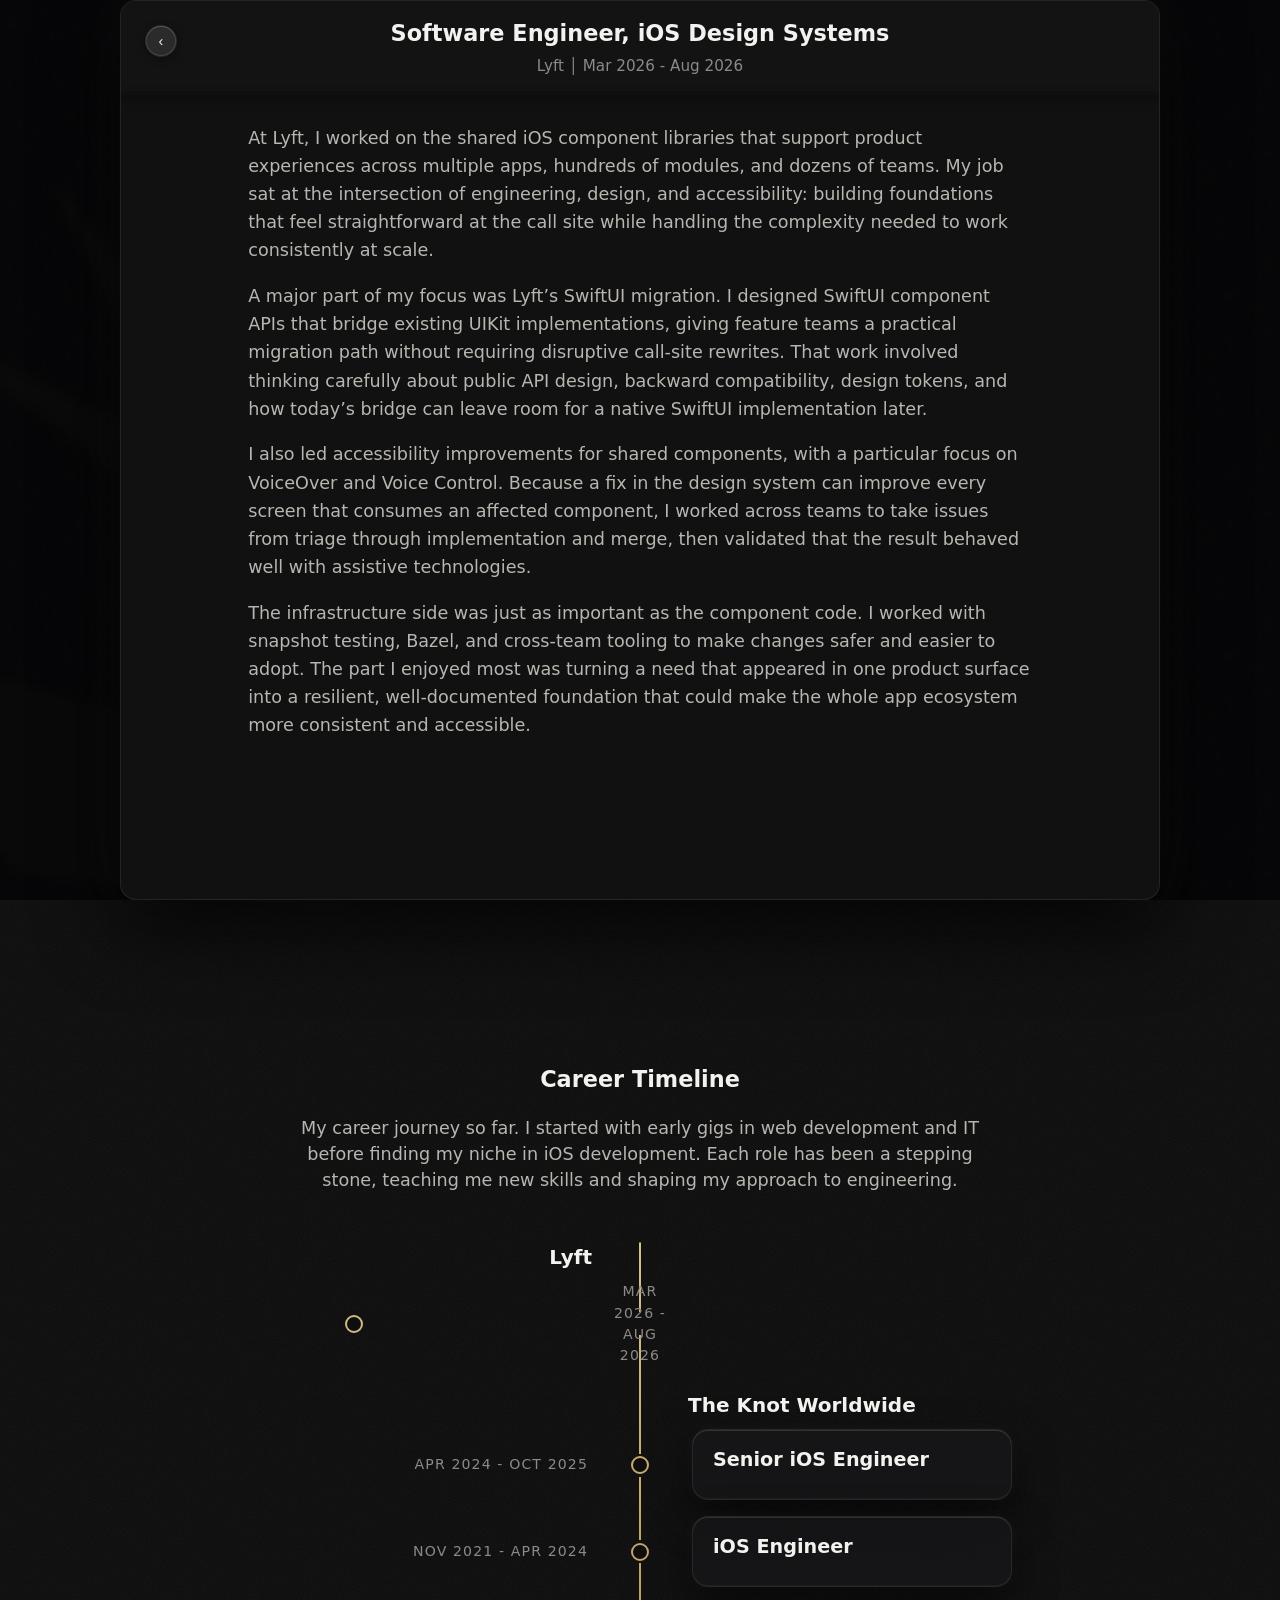
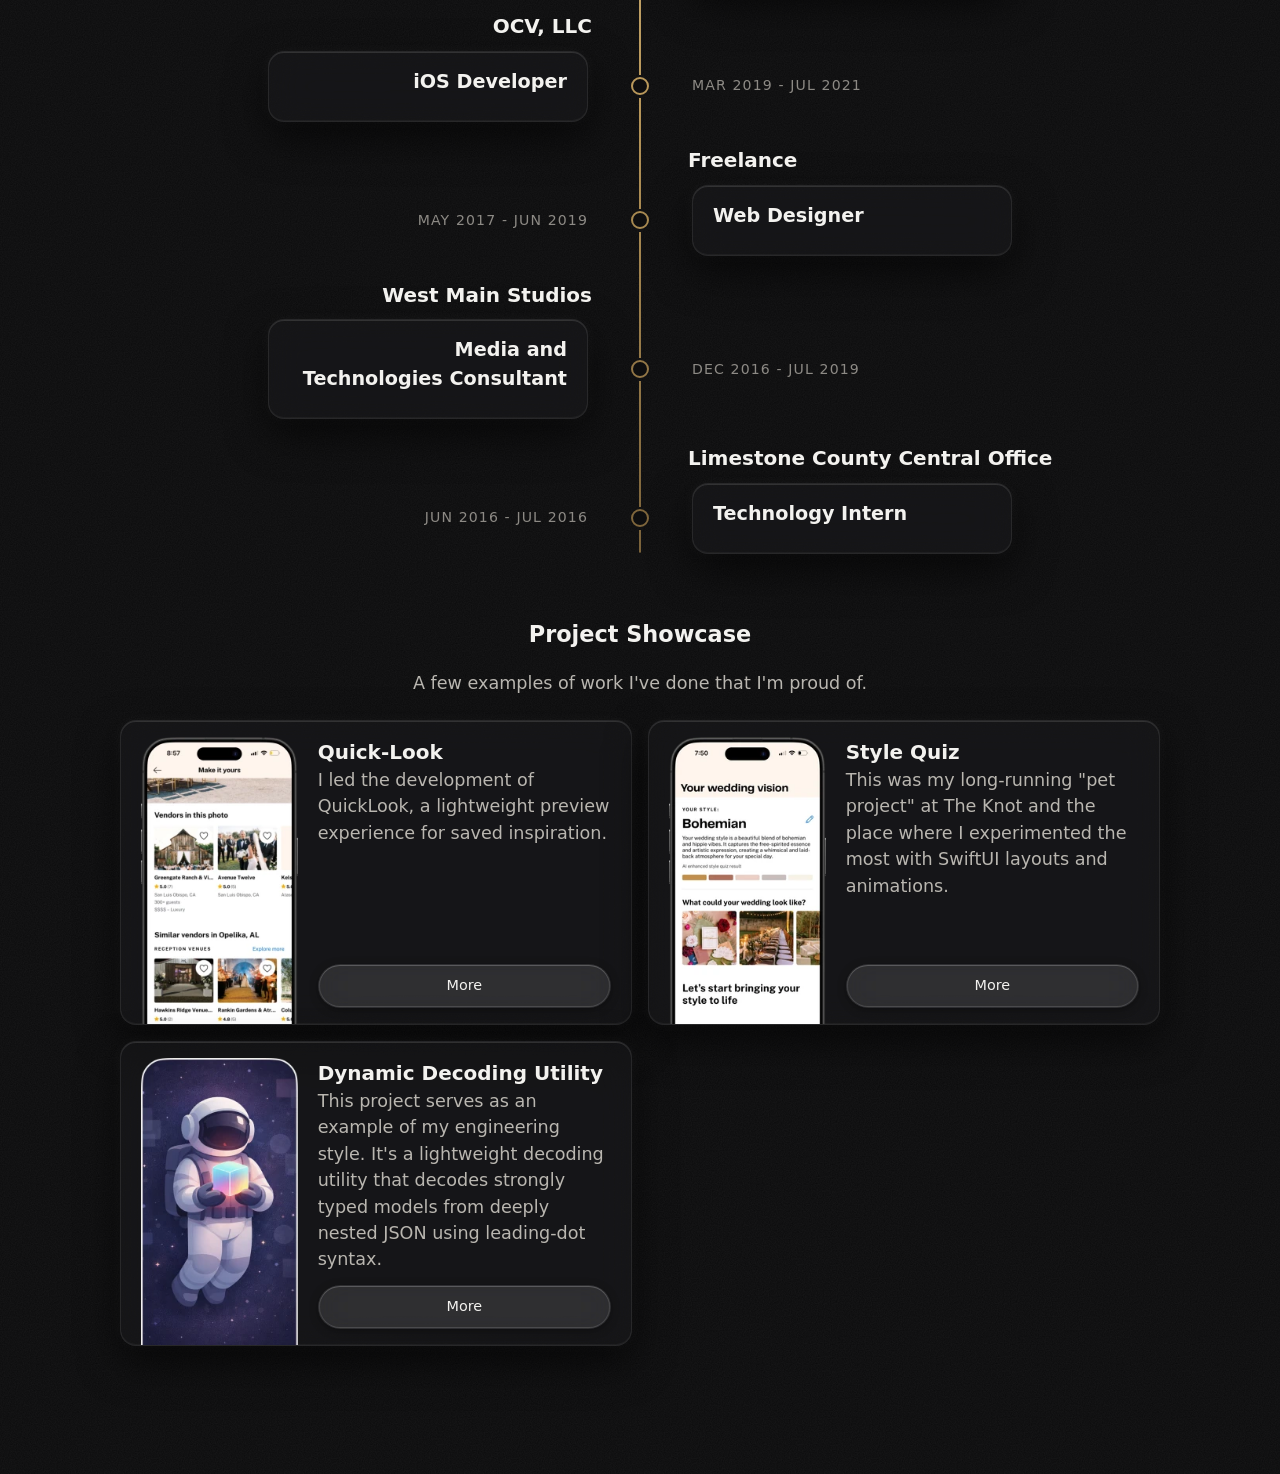
<file: work/lyft-ios-design-systems/index.html>
<!DOCTYPE html><html lang="en-US"><head><meta charset="UTF-8"><!-- viewport-fit=cover: lets iOS report the home-indicator / notch insets to env(safe-area-inset-*)
         (they are 0 otherwise); dock.css, base.css and expanding-cards.css keep content clear of them. --><meta name="viewport" content="width=device-width, initial-scale=1, viewport-fit=cover"><script>
      // Reloading with a card open: keep the page hidden (except the open card) until
      // expanding-cards.js has restored the scroll position, so it doesn't jump.
      (function () {
        try {
          var state = window.history && window.history.state;
          if (state && state.cardExpanded) document.documentElement.classList.add('refreshing-expanded-card');
        } catch (e) {}
      })();
    </script><title>Software Engineer, iOS Design Systems at Lyft - Bre Meyer</title><meta name="description" content="Built accessible, reusable components and shared iOS infrastructure that helped product teams ship consistent experiences."><meta name="robots" content="index, follow, max-image-preview:large, max-snippet:-1, max-video-preview:-1"><link rel="canonical" href="https://bremeyer.dev/work/lyft-ios-design-systems"><meta property="og:locale" content="en_US"><meta property="og:type" content="article"><meta property="og:title" content="Software Engineer, iOS Design Systems at Lyft - Bre Meyer"><meta property="og:description" content="Built accessible, reusable components and shared iOS infrastructure that helped product teams ship consistent experiences."><meta property="og:url" content="https://bremeyer.dev/work/lyft-ios-design-systems"><meta property="og:site_name" content="Bre Meyer"><meta property="og:image" content="https://bremeyer.dev/og-image.png"><meta property="og:image:type" content="image/png"><meta property="og:image:width" content="1200"><meta property="og:image:height" content="630"><meta property="og:image:alt" content="Bre Meyer, Software Engineer"><meta name="twitter:card" content="summary_large_image"><meta name="twitter:image" content="https://bremeyer.dev/og-image.png"><meta name="twitter:image:alt" content="Bre Meyer, Software Engineer"><link rel="icon" href="/_astro/favicon-obsidian-trace.ChGJCXi0_2gOSKg.png" sizes="32x32"><link rel="icon" href="/_astro/favicon-obsidian-trace.ChGJCXi0_2skwxJ.png" sizes="192x192"><link rel="apple-touch-icon" href="/_astro/favicon-obsidian-trace.ChGJCXi0_ZIEBp8.png"><link rel="stylesheet" href="/_astro/Home.BZY39cuM.css"></head><body class="taffy-body"><div id="page" class="site"><main id="primary" class="site-main"><section><div id="about" class="dock-anchor"></div><section id="home" class="hero"><div class="hero-inner"><div class="hero-text"><h1 class="hero-name">Bre Meyer</h1><div class="about-intro"><p>I’m an iOS engineer based in the SF Bay Area. I’ve been building iOS apps for more than seven years, and I’m also a bit of a designer at heart. Good design is often more precise, and good engineering more creative, than either looks. When the two come together, form improves function and function improves form, and I genuinely love when I get to work at the intersection of both.</p><p>If you’re here from my résumé or LinkedIn, I’m glad you stopped by! A résumé is good at facts but loses the story behind them, so I made this site as a place to tell it. Every card on the timeline and in my projects opens up to the narrative behind it and gives context to what I took away from each experience.</p><p>When I’m not at the keyboard, I enjoy cuddling my cat and surfing the streets on my Onewheel. I’m always happy to connect on LinkedIn.</p></div><div class="about-socials"><a class="social-link" href="https://github.com/Bre-Meyer" target="_blank" rel="noopener" title="GitHub"><svg class="social-icon" viewBox="0 0 16 16" aria-hidden="true" focusable="false"><path d="M8 0C3.58 0 0 3.58 0 8c0 3.54 2.29 6.53 5.47 7.59.4.07.55-.17.55-.38 0-.19-.01-.82-.01-1.49-2.01.37-2.53-.49-2.69-.94-.09-.23-.48-.94-.82-1.13-.28-.15-.68-.52-.01-.53.63-.01 1.08.58 1.23.82.72 1.21 1.87.87 2.33.66.07-.52.28-.87.51-1.07-1.78-.2-3.64-.89-3.64-3.95 0-.87.31-1.59.82-2.15-.08-.2-.36-1.02.08-2.12 0 0 .67-.21 2.2.82.64-.18 1.32-.27 2-.27s1.36.09 2 .27c1.53-1.04 2.2-.82 2.2-.82.44 1.1.16 1.92.08 2.12.51.56.82 1.27.82 2.15 0 3.07-1.87 3.75-3.65 3.95.29.25.54.73.54 1.48 0 1.07-.01 1.93-.01 2.2 0 .21.15.46.55.38A8.01 8.01 0 0 0 16 8c0-4.42-3.58-8-8-8"></path></svg><span class="social-label">GitHub</span></a><span class="dot">•</span><a class="social-link" href="https://www.linkedin.com/in/bre-meyer-ios/" target="_blank" rel="noopener" title="LinkedIn"><svg class="social-icon" viewBox="0 0 16 16" aria-hidden="true" focusable="false"><path d="M0 1.146C0 .513.526 0 1.175 0h13.65C15.474 0 16 .513 16 1.146v13.708c0 .633-.526 1.146-1.175 1.146H1.175C.526 16 0 15.487 0 14.854zm4.943 12.248V6.169H2.542v7.225zm-1.2-8.212c.837 0 1.358-.554 1.358-1.248-.015-.709-.52-1.248-1.342-1.248S2.4 3.226 2.4 3.934c0 .694.521 1.248 1.327 1.248zm4.908 8.212V9.359c0-.216.016-.432.08-.586.173-.431.568-.878 1.232-.878.869 0 1.216.662 1.216 1.634v3.865h2.401V9.25c0-2.22-1.184-3.252-2.764-3.252-1.274 0-1.845.7-2.165 1.193v.025h-.016l.016-.025V6.169h-2.4c.03.678 0 7.225 0 7.225z"></path></svg><span class="social-label">LinkedIn</span></a><span class="dot">•</span><a class="social-link" href="mailto:hello@bremeyer.dev" target="_blank" rel="noopener" title="Email"><svg class="social-icon" viewBox="0 0 16 16" aria-hidden="true" focusable="false"><path d="M.05 3.555A2 2 0 0 1 2 2h12a2 2 0 0 1 1.95 1.555L8 8.414zM0 4.697v7.104l5.803-3.558zM6.761 8.83l-6.57 4.027A2 2 0 0 0 2 14h12a2 2 0 0 0 1.808-1.144l-6.57-4.027L8 9.586zm3.436-.586L16 11.801V4.697z"></path></svg><span class="social-label">Email</span></a></div></div><div class="hero-photo"><img decoding="async" src="/_astro/portrait.BxM1FwWP_Z1Y8ADj.webp" srcset="/_astro/portrait.BxM1FwWP_sXYWs.webp 220w, /_astro/portrait.BxM1FwWP_1M1gyx.webp 440w, /_astro/portrait.BxM1FwWP_Z1Y8ADj.webp 660w" sizes="220px" alt="Portrait of Bre Meyer"></div></div></section></section><div class="dock-shell"><nav class="floating-dock" aria-label="Section navigation"><div class="dock-indicator" aria-hidden="true"></div><a class="dock-link" href="#about">About</a><a class="dock-link" href="#career">Career</a><a class="dock-link" href="#projects">Projects</a></nav></div><section><div id="career" class="dock-anchor"></div><section class="work-timeline" id="career"><div class="section-header"><h2>Career Timeline</h2><p class="section-subtitle">My career journey so far. I started with early gigs in web development and IT before finding my niche in iOS development. Each role has been a stepping stone, teaching me new skills and shaping my approach to engineering.</p></div><div class="work-timeline-grid" id="work-timeline-root"><div class="work-timeline-shell has-expanded"><div class="work-rail-shell"><div class="work-timeline-rail"></div></div><div class="work-timeline-root"><section class="work-group align-left"><div class="work-group-header"><h3 class="work-group-title">Lyft</h3></div><div class="work-group-items"><div class="work-item align-left is-expanded"><article class="work-card expanding-card is-expanded" data-slug="lyft-ios-design-systems" data-details-loaded="1"><div class="expanding-card-content"><div class="work-card-header"><button type="button" class="expanding-card-close" aria-label="Close">&lsaquo;</button><span class="work-card-role-alignment"><h3 class="work-card-role" id="card-title-lyft-ios-design-systems">Software Engineer, iOS Design Systems</h3></span></div><div class="work-card-subheader"><span class="work-card-subheader-text-alignment"><span class="work-card-subheader-text"><span class="work-card-company">Lyft</span><span class="work-card-sep"> │ </span><span class="work-card-dates">Mar 2026 - Aug 2026</span></span></span></div><div class="work-card-body"><div class="work-card-teaser"><p class="work-card-summary">Built accessible, reusable components and shared iOS infrastructure that helped product teams ship consistent experiences.</p><button type="button" class="work-card-more">More</button></div><div class="expanding-card-details"><p>
  At Lyft, I worked on the shared iOS component libraries that support product experiences across multiple apps, hundreds of modules, and dozens of teams. My job sat at the intersection of engineering, design, and accessibility: building foundations that feel straightforward at the call site while handling the complexity needed to work consistently at scale.
</p>
<p>
  A major part of my focus was Lyft’s SwiftUI migration. I designed SwiftUI component APIs that bridge existing UIKit implementations, giving feature teams a practical migration path without requiring disruptive call-site rewrites. That work involved thinking carefully about public API design, backward compatibility, design tokens, and how today’s bridge can leave room for a native SwiftUI implementation later.
</p>
<p>
  I also led accessibility improvements for shared components, with a particular focus on VoiceOver and Voice Control. Because a fix in the design system can improve every screen that consumes an affected component, I worked across teams to take issues from triage through implementation and merge, then validated that the result behaved well with assistive technologies.
</p>
<p>
  The infrastructure side was just as important as the component code. I worked with snapshot testing, Bazel, and cross-team tooling to make changes safer and easier to adopt. The part I enjoyed most was turning a need that appeared in one product surface into a resilient, well-documented foundation that could make the whole app ecosystem more consistent and accessible.
</p>
</div></div></div></article><div class="work-node"></div><div class="work-item-date">Mar 2026 - Aug 2026</div></div></div></section><section class="work-group align-right"><div class="work-group-header"><h3 class="work-group-title">The Knot Worldwide</h3></div><div class="work-group-items"><div class="work-item align-right"><div class="work-item-date">Apr 2024 - Oct 2025</div><div class="work-node"></div><article class="work-card expanding-card" data-slug="the-knot-worldwide-senior-ios-engineer" data-details-loaded="1"><div class="expanding-card-content"><div class="work-card-header"><button type="button" class="expanding-card-close" aria-label="Close" inert>&lsaquo;</button><span class="work-card-role-alignment"><h3 class="work-card-role" id="card-title-the-knot-worldwide-senior-ios-engineer">Senior iOS Engineer</h3></span></div><div class="work-card-subheader"><span class="work-card-subheader-text-alignment"><span class="work-card-subheader-text"><span class="work-card-company">The Knot Worldwide</span><span class="work-card-sep"> │ </span><span class="work-card-dates">Apr 2024 - Oct 2025</span></span></span></div><div class="work-card-body"><div class="work-card-teaser"><p class="work-card-summary">Stepped up as a senior, taking on project management and guiding architectural decisions for the iOS team.</p><button type="button" class="work-card-more">More</button></div><div class="expanding-card-details"><p>
  When I moved into the Senior role, the nature of my work shifted. I continued writing SwiftUI, but I was doing a lot more architectural thinking: how features should be structured, how data should flow, how to organize work across the team so that we weren’t constantly reinventing the wheel.
</p>
<p>
  I was highly involved in planning and scoping projects, working with product, design, engineering leads, backend, QA, and occasionally leadership when timelines or priorities were ambiguous. A non-trivial amount of my day became coordination: clarifying requirements, unblocking teammates, reviewing work, and making sure what we shipped was consistent with both user expectations and the larger technical direction of the app.
</p>
<p>
  A lot of this foundation came from work I did on the Style Quiz and Wedding Vision features. These projects stretched across multiple teams and disciplines, and were long-running efforts that evolved over time. I cared about them not just because they were flashy and user-facing, but because they were technically ambitious and forced us to solve real architectural problems.
</p>
<p>
  I spent a significant amount of time translating messy product requirements into something the engineering team could reasonably execute. That meant helping define the technical strategy for each phase, breaking work into milestones, documenting assumptions, and staying closely aligned with backend so the data that powered the feature actually reflected what the UI needed.
</p>
<p>
  I also continued to help level up the team. By this time, SwiftUI adoption was no longer an experiment. Every new feature in the app was being built with it, and people were confident doing so independently. I was often reviewing code, helping people troubleshoot edge cases, and exploring ways to improve performance, testability, and consistency in our approach.
</p>
<p>
  I didn’t have a formal management role, but a lot of my work involved people, not just code: mentoring, teaching, unblocking, facilitating tough conversations when priorities changed, and advocating for better engineering practices when scope or timelines threatened to undermine technical quality.
</p>
<p>
  Looking back, the coolest part isn’t just that we shipped ambitious features. It’s that the team culture shifted to one where engineering collaboration, architectural thinking, and shared ownership became normal. The stuff I helped set up lived beyond the work I personally did.
</p>
</div></div></div></article></div><div class="work-item align-right"><div class="work-item-date">Nov 2021 - Apr 2024</div><div class="work-node"></div><article class="work-card expanding-card" data-slug="the-knot-worldwide-ios-engineer" data-details-loaded="1"><div class="expanding-card-content"><div class="work-card-header"><button type="button" class="expanding-card-close" aria-label="Close" inert>&lsaquo;</button><span class="work-card-role-alignment"><h3 class="work-card-role" id="card-title-the-knot-worldwide-ios-engineer">iOS Engineer</h3></span></div><div class="work-card-subheader"><span class="work-card-subheader-text-alignment"><span class="work-card-subheader-text"><span class="work-card-company">The Knot Worldwide</span><span class="work-card-sep"> │ </span><span class="work-card-dates">Nov 2021 - Apr 2024</span></span></span></div><div class="work-card-body"><div class="work-card-teaser"><p class="work-card-summary">Spearheaded adoption of SwiftUI at The Knot by hosting lunch-and-learns and leading projects that set a consistent foundation for future features.</p><button type="button" class="work-card-more">More</button></div><div class="expanding-card-details"><p>
  I joined The Knot Worldwide as part of a small iOS team that was beginning to explore SwiftUI but hadn’t fully committed to it yet. A lot of the app’s core UI was still UIKit, and most people were familiar and comfortable with that stack. I naturally leaned into SwiftUI early, mostly because I was excited about declarative patterns and the potential for the team to move faster without wrestling with the old view layer.
</p>
<p>
  Most of my time at this stage revolved around building new features in SwiftUI while designing them in a way that made it easier for others to adopt. I spent a lot of energy on reusable components, consistent patterns, and technical documentation that helped demystify what SwiftUI was actually doing under the hood. I jokingly became the “SwiftUI hype person” of the team, not just advocating for the framework but making sure it actually worked in our codebase and wasn’t just a shiny toy.
</p>
<p>
  One of the first major features I worked on was related to helping couples visualize and articulate the style of their wedding. The technical challenge was blending a visually rich UI with a flow that felt bite-sized and approachable, while also capturing structured data the backend could work with. It started as a standalone feature, but it ended up becoming foundational for other parts of the app.
</p>
<p>
  Along the way, I realized most people on the team wanted to learn SwiftUI, but they needed a low-pressure way to do it. So I started hosting casual “code along” sessions, sharing internal examples, and pairing with teammates to help them build their first screens in SwiftUI. None of this was mandated, just something that made work more enjoyable for all of us and helped move the team forward.
</p>
<p>
  By the time I was promoted, I wasn’t just writing SwiftUI. I was building the patterns that helped everyone else write it too.
</p>
</div></div></div></article></div></div></section><section class="work-group align-left"><div class="work-group-header"><h3 class="work-group-title">OCV, LLC</h3></div><div class="work-group-items"><div class="work-item align-left"><article class="work-card expanding-card" data-slug="ocv-llc-ios-developer" data-details-loaded="1"><div class="expanding-card-content"><div class="work-card-header"><button type="button" class="expanding-card-close" aria-label="Close" inert>&lsaquo;</button><span class="work-card-role-alignment"><h3 class="work-card-role" id="card-title-ocv-llc-ios-developer">iOS Developer</h3></span></div><div class="work-card-subheader"><span class="work-card-subheader-text-alignment"><span class="work-card-subheader-text"><span class="work-card-company">OCV, LLC</span><span class="work-card-sep"> │ </span><span class="work-card-dates">Mar 2019 - Jul 2021</span></span></span></div><div class="work-card-body"><div class="work-card-teaser"><p class="work-card-summary">Pivoted into mobile development, taking ownership of major features and mentoring a junior dev.</p><button type="button" class="work-card-more">More</button></div><div class="expanding-card-details"><p>
  At OCV, I really dove headfirst into iOS development. We were a small team building white-label apps for municipal organizations, including fire departments, police departments, and a few schools. Because we were supporting over 350 apps from a single codebase, I got used to juggling a lot of responsibilities really quickly.
</p>
<p>
  One of the coolest projects I handled was building a COVID wellness check feature right in the thick of the pandemic. It was probably one of my first big end-to-end features where I owned the whole thing, from designing the flow to implementing the UI and logic. The idea was to let each client customize their own questionnaire and generate a daily badge if the user passed the check. It was a mix of quick iteration and making sure the feature could be tailored to different needs, and it definitely leveled up my problem-solving skills.
</p>
<p>
  Another project that stands out was the Narcan administration feature. That one taught me a ton about creating a flexible, step-by-step flow that could adapt to different user inputs, like guiding someone through CPR steps and looping back if needed. It was a real crash course in building user-friendly, life-saving flows.
</p>
<p>
  On top of the technical work, I also got to mentor a junior engineer for the first time. At first, I tried letting her learn on her own with tutorials, but I realized pretty quickly that being hands-on was way more effective. I ended up having her sit next to me and walk through the code together, explaining my decisions out loud and then letting her take over bits of the code. That approach not only helped her get comfortable but also taught me a lot about how to be a better mentor.
</p>
<p>
  In the end, OCV was where I learned to juggle a ton of roles at once, from iOS development to making small product decisions and mentoring a teammate. It was a huge growth period for me, and I left with a whole new level of confidence in both my technical and leadership skills.
</p>
</div></div></div></article><div class="work-node"></div><div class="work-item-date">Mar 2019 - Jul 2021</div></div></div></section><section class="work-group align-right"><div class="work-group-header"><h3 class="work-group-title">Freelance</h3></div><div class="work-group-items"><div class="work-item align-right"><div class="work-item-date">May 2017 - Jun 2019</div><div class="work-node"></div><article class="work-card expanding-card" data-slug="freelance-web-designer" data-details-loaded="1"><div class="expanding-card-content"><div class="work-card-header"><button type="button" class="expanding-card-close" aria-label="Close" inert>&lsaquo;</button><span class="work-card-role-alignment"><h3 class="work-card-role" id="card-title-freelance-web-designer">Web Designer</h3></span></div><div class="work-card-subheader"><span class="work-card-subheader-text-alignment"><span class="work-card-subheader-text"><span class="work-card-company">Freelance</span><span class="work-card-sep"> │ </span><span class="work-card-dates">May 2017 - Jun 2019</span></span></span></div><div class="work-card-body"><div class="work-card-teaser"><p class="work-card-summary">Built up my technical chops designing affordable websites and logos for local businesses.</p><button type="button" class="work-card-more">More</button></div><div class="expanding-card-details"><p>
  Before I even jumped fully into iOS development, I got my start doing a bit of freelance web design under my own little brand, BreMeyer.tech. It was basically me, a CorelDRAW install, and a lot of gumption helping a handful of local businesses get online. I designed their logos, set up their hosting, and built out simple WordPress sites to give them a web presence.
</p>
<p>
  Honestly, it was mostly about getting my hands dirty and learning how to deal with real clients, even if it was just a few of them. They didn’t need anything fancy, and I wasn’t charging much. It was more about offering them a budget-friendly way to get online while I got to practice real-world skills. Plus, it gave me something to point to when I eventually applied for my first “official” development job at OCV.
</p>
<p>
  It might have been a small start, but it was a great intro to what it means to build something that actually goes live and helps people, and it definitely planted the seed for everything I’ve done since.
</p>
</div></div></div></article></div></div></section><section class="work-group align-left"><div class="work-group-header"><h3 class="work-group-title">West Main Studios</h3></div><div class="work-group-items"><div class="work-item align-left"><article class="work-card expanding-card" data-slug="west-main-media-consultant" data-details-loaded="1"><div class="expanding-card-content"><div class="work-card-header"><button type="button" class="expanding-card-close" aria-label="Close" inert>&lsaquo;</button><span class="work-card-role-alignment"><h3 class="work-card-role" id="card-title-west-main-media-consultant">Media and Technologies Consultant</h3></span></div><div class="work-card-subheader"><span class="work-card-subheader-text-alignment"><span class="work-card-subheader-text"><span class="work-card-company">West Main Studios</span><span class="work-card-sep"> │ </span><span class="work-card-dates">Dec 2016 - Jul 2019</span></span></span></div><div class="work-card-body"><div class="work-card-teaser"><p class="work-card-summary">Revamped a dance studio’s tech and design from their website to their AV booth.</p><button type="button" class="work-card-more">More</button></div><div class="expanding-card-details"><p>
  At West Main Studios, I wore a lot of hats that blended tech and creativity. The studio needed someone who could handle a range of technical and design tasks, and I was more than happy to dive in. I revamped their website from the ground up, transforming it from something pretty clunky into a clean, professional, and user-friendly site. Along the way, I also redesigned their logo into a scalable vector format, so it looked great on everything from their signage to their recital t-shirts.
</p>
<p>
  In addition to the website and logo work, I did a lot of behind-the-scenes tech and media tasks. I edited audio tracks and their metadata for their recitals, created image projections, and even designed those recital t-shirts. During the actual recitals, I was up in the AV booth helping run the show and making sure everything went smoothly.
</p>
<p>
  Basically, I was the go-to person for anything tech or media related, and it was a fantastic experience in juggling a bunch of creative and technical roles at once. It also helped me build connections that led to more freelance work down the road, which was a nice bonus.
</p>
</div></div></div></article><div class="work-node"></div><div class="work-item-date">Dec 2016 - Jul 2019</div></div></div></section><section class="work-group align-right"><div class="work-group-header"><h3 class="work-group-title">Limestone County Central Office</h3></div><div class="work-group-items"><div class="work-item align-right"><div class="work-item-date">Jun 2016 - Jul 2016</div><div class="work-node"></div><article class="work-card expanding-card" data-slug="limestone-county-technology-intern" data-details-loaded="1"><div class="expanding-card-content"><div class="work-card-header"><button type="button" class="expanding-card-close" aria-label="Close" inert>&lsaquo;</button><span class="work-card-role-alignment"><h3 class="work-card-role" id="card-title-limestone-county-technology-intern">Technology Intern</h3></span></div><div class="work-card-subheader"><span class="work-card-subheader-text-alignment"><span class="work-card-subheader-text"><span class="work-card-company">Limestone County Central Office</span><span class="work-card-sep"> │ </span><span class="work-card-dates">Jun 2016 - Jul 2016</span></span></span></div><div class="work-card-body"><div class="work-card-teaser"><p class="work-card-summary">Got my start in tech by keeping the county’s website running and providing IT support to the superintendent.</p><button type="button" class="work-card-more">More</button></div><div class="expanding-card-details"><p>
  My very first foray into the tech world was as a Technology Intern at the Limestone County Central Office. It was a short gig, just a couple of months, but it was my first experience actually getting paid to do tech stuff. I got to maintain the school county’s website, provide IT support to the superintendent, and even help put together a slick PowerPoint presentation for him.
</p>
<p>
  It might have been a small role, but it gave me my first taste of what it was like to work in a real tech environment. It was also where I learned that I really enjoyed making things more user-friendly and that I had a knack for smoothing out tech headaches for other people. It’s a small piece of the puzzle, but it’s definitely part of the journey that eventually led me into the world of mobile development.
</p>
</div></div></div></article></div></div></section></div></div></div></section></section><section><div id="projects" class="dock-anchor"></div><div class="section projects" id="projects-section"><div class="section-header"><h2>Project Showcase</h2><p class="section-subtitle">A few examples of work I&#39;ve done that I&#39;m proud of.</p></div><div class="projects-grid"><article class="project-card expanding-card" data-slug="quick-look" data-details-loaded="1"><div class="expanding-card-content"><div class="project-card-header"><button type="button" class="expanding-card-close" aria-label="Close" inert>&lsaquo;</button><span class="project-title-alignment"><h3 class="project-title" id="card-title-quick-look">Quick-Look</h3></span></div><div class="project-thumbnail-image-container"><img class="project-thumbnail-image" src="/_astro/quick-look-thumb.DLb5205T_Z2jYD7H.webp" srcset="/_astro/quick-look-thumb.DLb5205T_Z1kqE4b.webp 120w, /_astro/quick-look-thumb.DLb5205T_Z1Er39n.webp 160w, /_astro/quick-look-thumb.DLb5205T_1LMU3f.webp 200w, /_astro/quick-look-thumb.DLb5205T_Z9y0FE.webp 240w, /_astro/quick-look-thumb.DLb5205T_Z27vzna.webp 320w, /_astro/quick-look-thumb.DLb5205T_13pBz1.webp 400w, /_astro/quick-look-thumb.DLb5205T_ZeKJn8.webp 460w, /_astro/quick-look-thumb.DLb5205T_eUvpv.webp 520w, /_astro/quick-look-thumb.DLb5205T_Z1I23h0.webp 600w, /_astro/quick-look-thumb.DLb5205T_Z2jYD7H.webp 633w" sizes="(max-width: 820px) min(250px, calc((100vw - 90px) * 0.4167)), (max-width: 879px) 250px, 200px" alt="Quick-Look" loading="lazy"></div><div class="project-card-body"><p class="project-copy">I led the development of QuickLook, a lightweight preview experience for saved inspiration.</p><div class="expanding-card-details"><figure class="project-detail-hero project-detail-hero--device"><img src="/_astro/quick-look-thumb.DLb5205T_Z2jYD7H.webp" srcset="/_astro/quick-look-thumb.DLb5205T_2eEItg.webp 80w, /_astro/quick-look-thumb.DLb5205T_Z1kqE4b.webp 120w, /_astro/quick-look-thumb.DLb5205T_Z1Er39n.webp 160w, /_astro/quick-look-thumb.DLb5205T_1LMU3f.webp 200w, /_astro/quick-look-thumb.DLb5205T_Z9y0FE.webp 240w, /_astro/quick-look-thumb.DLb5205T_Z2uUU2c.webp 280w, /_astro/quick-look-thumb.DLb5205T_UIvzS.webp 300w, /_astro/quick-look-thumb.DLb5205T_Z27vzna.webp 320w, /_astro/quick-look-thumb.DLb5205T_Z2nOlCB.webp 360w, /_astro/quick-look-thumb.DLb5205T_13pBz1.webp 400w, /_astro/quick-look-thumb.DLb5205T_1MbisK.webp 480w, /_astro/quick-look-thumb.DLb5205T_Z26rnV2.webp 560w, /_astro/quick-look-thumb.DLb5205T_Z2jYD7H.webp 633w" sizes="(max-width: 820px) calc((100vw - 66px) * 0.2924), 141px" alt="Quick-Look on an iPhone: a saved inspiration photo with the vendors in it." loading="lazy" decoding="async"></figure><div class="project-detail">
  <p>
    QuickLook is a production feature I led end-to-end at The Knot Worldwide, from planning and technical coordination through development and launch. The feature shipped to millions of users and resulted in a 1.7% lift in couple bookings, making it one of the most impactful projects I’ve worked on.
  </p>
  <p>
    As the engineering lead, a significant part of my role was project planning and task breakdown. In earlier projects, I typically planned work from a purely engineering perspective, mapping out components, architecture, and implementation details up front. While that approach ensured technical clarity, it often required a large upfront investment and didn’t always translate cleanly to product or QA workflows.
  </p>
  <p>
    For QuickLook, I intentionally tried a different approach: splitting work into user stories instead of technical tasks. Each ticket was written from the user’s perspective with concrete, testable acceptance criteria (for example, “When a user taps the Quick Look button, the app navigates to a new page”). This made scope clearer for cross-functional partners and ensured that QA could validate behavior without needing deep implementation context. I also explicitly accounted for edge cases like loading, error, and empty states to avoid late surprises.
  </p>
  <p>
    Once the user stories were defined, I reviewed them through a technical lens to identify work that required larger infrastructural changes, such as introducing a coordinator layer to handle navigation. Those efforts were split into developer-only blocking tickets, allowing the user-facing stories to remain focused while still unblocking the necessary groundwork.
  </p>
  <p>
    What I learned from this project is that leading with user-centric planning significantly improved clarity and velocity, especially for QA and product alignment. That said, the lighter upfront technical planning did result in some mid-development discussions around implementation details. In hindsight, I’ve found the best balance is a hybrid approach: starting from user stories, but pairing them with just enough technical scaffolding to reduce ambiguity.
  </p>
  <p>
    I’m proud to showcase QuickLook because it’s a real, shipped feature in a widely used app with measurable business impact. Just as importantly, it represents a hands-on learning experience in technical leadership, project planning, and adapting my process to better support both developers and cross-functional partners.
  </p>
  <div class="project-detail-access">
    <h4 class="project-detail-access-title">How to access it:</h4>
    <p>
      After downloading the app (link below), create an account and log in.
    </p>
    <ul>
      <li>After logging in, tap the heart icon on the home screen to go to your Favorites.</li>
      <li>Favorite at least one item from the carousels if the page is empty.</li>
      <li>Items that support QuickLook show a sparkly magnifying glass icon on their thumbnail. Tapping that icon opens the QuickLook view.</li>
    </ul>
  </div>
  <div class="project-detail-actions">
    <a
      class="project-detail-cta"
      href="https://apps.apple.com/us/app/the-knot-wedding-planner/id457941553"
      target="_blank"
      rel="noopener noreferrer"
    >
      View The Knot on the App Store
    </a>
  </div>
</div>
</div><a class="project-cta" href="/projects/quick-look">More</a></div></div></article><article class="project-card expanding-card" data-slug="style-quiz" data-details-loaded="1"><div class="expanding-card-content"><div class="project-card-header"><button type="button" class="expanding-card-close" aria-label="Close" inert>&lsaquo;</button><span class="project-title-alignment"><h3 class="project-title" id="card-title-style-quiz">Style Quiz</h3></span></div><div class="project-thumbnail-image-container"><img class="project-thumbnail-image" src="/_astro/style-quiz-thumb.Cs3UAAxS_2cCoyL.webp" srcset="/_astro/style-quiz-thumb.Cs3UAAxS_H3BnD.webp 120w, /_astro/style-quiz-thumb.Cs3UAAxS_Z77yfN.webp 160w, /_astro/style-quiz-thumb.Cs3UAAxS_ZrPUp.webp 200w, /_astro/style-quiz-thumb.Cs3UAAxS_Zj6Den.webp 240w, /_astro/style-quiz-thumb.Cs3UAAxS_Z11C6xq.webp 320w, /_astro/style-quiz-thumb.Cs3UAAxS_27uoG4.webp 400w, /_astro/style-quiz-thumb.Cs3UAAxS_Z1o6J1k.webp 460w, /_astro/style-quiz-thumb.Cs3UAAxS_ZFfphW.webp 520w, /_astro/style-quiz-thumb.Cs3UAAxS_Z1nKRB0.webp 600w, /_astro/style-quiz-thumb.Cs3UAAxS_2cCoyL.webp 633w" sizes="(max-width: 820px) min(250px, calc((100vw - 90px) * 0.4167)), (max-width: 879px) 250px, 200px" alt="Style Quiz" loading="lazy"></div><div class="project-card-body"><p class="project-copy">This was my long-running &quot;pet project&quot; at The Knot and the place where I experimented the most with SwiftUI layouts and animations.</p><div class="expanding-card-details"><figure class="project-detail-hero project-detail-hero--device"><img src="/_astro/style-quiz-thumb.Cs3UAAxS_2cCoyL.webp" srcset="/_astro/style-quiz-thumb.Cs3UAAxS_Z2PztF.webp 80w, /_astro/style-quiz-thumb.Cs3UAAxS_H3BnD.webp 120w, /_astro/style-quiz-thumb.Cs3UAAxS_Z77yfN.webp 160w, /_astro/style-quiz-thumb.Cs3UAAxS_ZrPUp.webp 200w, /_astro/style-quiz-thumb.Cs3UAAxS_Zj6Den.webp 240w, /_astro/style-quiz-thumb.Cs3UAAxS_ZTQEDd.webp 280w, /_astro/style-quiz-thumb.Cs3UAAxS_dNx0w.webp 300w, /_astro/style-quiz-thumb.Cs3UAAxS_Z11C6xq.webp 320w, /_astro/style-quiz-thumb.Cs3UAAxS_20OGlF.webp 360w, /_astro/style-quiz-thumb.Cs3UAAxS_27uoG4.webp 400w, /_astro/style-quiz-thumb.Cs3UAAxS_2qDKeE.webp 480w, /_astro/style-quiz-thumb.Cs3UAAxS_Z1h0qGM.webp 560w, /_astro/style-quiz-thumb.Cs3UAAxS_2cCoyL.webp 633w" sizes="(max-width: 820px) calc((100vw - 66px) * 0.2924), 141px" alt="The Style Quiz on an iPhone." loading="lazy" decoding="async"></figure><h3>
  Building My First Production SwiftUI Feature at The Knot
</h3>
<p>
  The Style Quiz was the first major feature where I really got to push SwiftUI into a UIKit-heavy codebase at The Knot. Honestly, it became the project where I learned, experimented, broke things, fixed things, and gradually shaped the patterns I’d use across the rest of my time on the team.
</p>
<p>
  When I picked up the feature, it had already gone through a couple of reskins and reworks over the years. My version started as a fairly simple swipe-through questionnaire, but the more I worked on it, the more it evolved into a proving ground for SwiftUI patterns, architectural experiments, and reusable components that eventually made their way into other parts of the app.
</p>
⸻
<h3>
  Introducing SwiftUI into a UIKit World
</h3>
<p>
  The Knot’s iOS app was almost entirely UIKit at the time, and SwiftUI was still new to the company. Integrating it wasn’t as simple as dropping in a few views. You had to think about how it talked to UIKit navigation, what controlled what, and how state flowed between the two worlds.
</p>
<p>
  The first challenge was navigation. Because the Style Quiz lived inside an existing UIKit flow, I had to wrap SwiftUI screens inside hosting controllers that played nicely with UIKit while still letting me build the quiz UI declaratively. At the time, our patterns for this were still evolving, so I had to invent a few along the way. Some were messy in retrospect, but they all taught me valuable lessons about UIKit/SwiftUI boundaries.
</p>
<p>
  Handling dynamic actions coming back from SwiftUI was another hurdle. When a user made a choice on a SwiftUI screen, UIKit needed to know which next screen to show, how to structure the flow, and how to pass data along cleanly. Early on, that part of the architecture got tangled pretty fast, but each reskin gave me a chance to clean it up, abstract it, or replace the janky parts with something more maintainable.
</p>
⸻
<h3>
  The Architecture: A Study in Iteration
</h3>
<p>
  If you looked at the Style Quiz architecture over time, you’d be able to see my growth as an engineer in real time.
</p>
<p>
  My early implementation leaned heavily on UIKit coordinators pushing hosting controllers with closures and enums describing “next steps.” It wasn’t pretty, but it worked. Later, as I rewrote and reskinned the feature multiple times, I gradually refactored it toward a more MVVM-inspired pattern: view models driving SwiftUI views, coordinators handling flow, and cleaner boundaries between presentation and logic.
</p>
<p>
  Each iteration was an opportunity to revisit past decisions, fix the brittle parts, and try new patterns. I didn’t get everything right. I had experiments that aged poorly within a few months, but that willingness to iterate ended up shaping the foundation for the architecture patterns I later helped introduce at a team-wide level.
</p>
⸻
<h3>
  Reusable Components That Lived Beyond the Quiz
</h3>
<p>
  One of the most satisfying parts of this project was building components that ended up being used all over the app.
</p>
<h4>
  Masonry Grid Layout
</h4>
<p>
  One reskin introduced a layout that needed a Pinterest-style two-column masonry grid. I ended up building a custom SwiftUI layout that handled variable heights, dynamic content, and smooth scrolling. That component later became a key part of the revamped onboarding experience and other style-based flows, and the team has continued using masonry patterns inspired by it.
</p>
<h4>
  Progress Bar Style
</h4>
<p>
  The Style Quiz needed a custom progress bar that matched the visual brand. I turned it into a reusable progress style, and from there it started popping up everywhere: onboarding, RSVP flows, multi-step forms, and basically anything with a numbered sequence.
</p>
<h4>
  Hosting Controller Patterns
</h4>
<p>
  Before we had official conventions, I built a custom “union-compatible” hosting controller that handled some of the quirks between UIKit navigation and SwiftUI screens. It wasn’t glamorous, but it became a go-to wrapper for a while until a new team formalized the approach.
</p>
<p>
  Even components I didn’t build for the quiz originally, like my CachedWebImage view, wound up being used in it because it became the team’s standard for displaying web images in SwiftUI.
</p>
⸻
<h3>
  Team Impact and SwiftUI Adoption
</h3>
<p>
  Style Quiz was also the first feature where I started showing the team that SwiftUI could work in production. I was still early in my SwiftUI journey, but I shared everything I learned: what worked, what didn’t, how state flowed, where UIKit still needed to step in, and how we could make SwiftUI screens play nicely within existing flows.
</p>
<p>
  I hosted code-alongs, built examples, and answered questions practically every day. People were excited, and my manager encouraged me to keep pushing those learnings team-wide. Over time, Style Quiz became one of the internal “reference points” for how real features could be built using SwiftUI.
</p>
⸻
<h3>
  What This Project Taught Me
</h3>
<p>
  Looking back, Style Quiz was where I learned how to ship SwiftUI at scale, not just build cute prototypes.
</p>
<p>
  It taught me how to:
  <ul>
  <li>evaluate architectures and refactor them over time </li>
  <li>gracefully bridge SwiftUI and UIKit</li>
  <li>create reusable components that scale across multiple features</li>
  <li>debug “invisible” state bugs and navigation oddities</li>
  <li>embrace iteration instead of trying to design everything perfectly upfront</li>
  <li>teach others what I was learning and help them navigate the same patterns</li>
  </ul>
</p>
<p>
  Professionally, it was the project that helped me grow past “the person excited about SwiftUI” into someone who could actually build with it in production, share the knowledge, and shape how our team approached new features.
</p>
<div class="project-detail-access">
  <h4 class="project-detail-access-title">How to access it:</h4>
  <p>
    After downloading the app (link below), create an account and log in. Depending on the experiment bucket, the Style Quiz can be found in one of a few places:
  </p>
  <ul>
    <li>Tap the heart icon on the home screen, then look for a banner prompting you to "Find your style."</li>
    <li>Tap the Planning tab; one of the fan options should be Style Quiz.</li>
    <li>On the home screen, some users also see a "Find your vibe" task card that opens a view with a link to the quiz.</li>
  </ul>
</div>
<div class="project-detail-actions">
  <a
    class="project-detail-cta"
    href="https://apps.apple.com/us/app/the-knot-wedding-planner/id457941553"
    target="_blank"
    rel="noopener noreferrer"
  >
    View The Knot on the App Store
  </a>
</div>
</div><a class="project-cta" href="/projects/style-quiz">More</a></div></div></article><article class="project-card expanding-card" data-slug="dynamic-decoding-utility" data-details-loaded="1"><div class="expanding-card-content"><div class="project-card-header"><button type="button" class="expanding-card-close" aria-label="Close" inert>&lsaquo;</button><span class="project-title-alignment"><h3 class="project-title" id="card-title-dynamic-decoding-utility">Dynamic Decoding Utility</h3></span></div><div class="project-thumbnail-image-container"><img class="project-thumbnail-image" src="/_astro/dynamic-decoding-utility-thumb.D1QzZLed_Z1kXuo6.webp" srcset="/_astro/dynamic-decoding-utility-thumb.D1QzZLed_Z1K7RLI.webp 120w, /_astro/dynamic-decoding-utility-thumb.D1QzZLed_Z6VNAA.webp 160w, /_astro/dynamic-decoding-utility-thumb.D1QzZLed_Z1seHxv.webp 200w, /_astro/dynamic-decoding-utility-thumb.D1QzZLed_1yeMzh.webp 240w, /_astro/dynamic-decoding-utility-thumb.D1QzZLed_lDHsm.webp 320w, /_astro/dynamic-decoding-utility-thumb.D1QzZLed_DwRGz.webp 400w, /_astro/dynamic-decoding-utility-thumb.D1QzZLed_1s1QQ1.webp 460w, /_astro/dynamic-decoding-utility-thumb.D1QzZLed_Z2m0GzR.webp 520w, /_astro/dynamic-decoding-utility-thumb.D1QzZLed_Z1kXuo6.webp 583w" sizes="(max-width: 820px) min(250px, calc((100vw - 90px) * 0.4167)), (max-width: 879px) 250px, 200px" alt="Dynamic Decoding Utility" loading="lazy"></div><div class="project-card-body"><p class="project-copy">This project serves as an example of my engineering style. It&#39;s a lightweight decoding utility that decodes strongly typed models from deeply nested JSON using leading-dot syntax.</p><div class="expanding-card-details"><figure class="project-detail-hero project-detail-hero--image"><img src="/_astro/dynamic-decoding-utility-hero.DoR9LSLx_1yfSBf.webp" srcset="/_astro/dynamic-decoding-utility-hero.DoR9LSLx_ZuudjN.webp 640w, /_astro/dynamic-decoding-utility-hero.DoR9LSLx_17XOKu.webp 800w, /_astro/dynamic-decoding-utility-hero.DoR9LSLx_1o8eQ6.webp 1040w, /_astro/dynamic-decoding-utility-hero.DoR9LSLx_TBi7w.webp 1280w, /_astro/dynamic-decoding-utility-hero.DoR9LSLx_1yfSBf.webp 1536w" sizes="(max-width: 820px) calc(100vw - 66px), 780px" alt="Dynamic Decoding Utility article header image." loading="lazy" decoding="async"></figure><div class="project-detail">
  <p>
    Because most of my professional work lives in proprietary production code, this project serves as a public, inspectable example of my Swift engineering style. It was built during “10% time” at The Knot and is intentionally small and heavily documented.
  </p>
  <p>
    The motivation came from a recurring frustration: large JSON payloads where the data I actually cared about was buried several levels deep. Decoding even a small piece of that data often required building full model trees or multiple CodingKey enums just to reach one nested value. The resulting code felt noisy, and overly coupled to the shape of the payload.
  </p>
  <p>
    My goal was to make this process simpler and more ergonomic. Ideally, I wanted to be able to call a decode function directly on JSONDecoder, pass in a target type and a path, and have the decoder traverse the JSON for me without requiring me to define or care about the structure of every intermediate level. I specifically wanted the API to feel natural in Swift, using leading-dot syntax to describe the path.
  </p>
  <p>
    To support this, I built a custom JSONDecoder extension backed by a lightweight intermediary type responsible for tree traversal. I initially explored a struct-based approach, but while working through keyed vs. unkeyed containers and string vs. integer keys, I ran into complexity around mismatched containers and invalid key types. That friction led to an important realization: the intermediary itself should be an enum, with cases for the container types and associated values representing the keys. This design ensures that keys and containers always stay in sync, eliminating an entire class of errors.
  </p>
  <p>
    For traversal, I took inspiration from SwiftUI’s view and modifier system, where each modifier returns a new view instance. I applied the same idea here: each step along the decoding path returns a new instance of the decoding container, carrying forward the accumulated traversal state. While the concept is abstract, the result is both lightweight and composable, with the entire implementation coming in under 200 lines of code (including documentation).
  </p>
  <p>
    To make the API feel natural to use, I leveraged @dynamicMemberLookup, allowing arbitrary paths to be expressed using dot syntax. Under the hood, this is powered by a DynamicDecodingKey that conforms to CodingKey but can be initialized with any string, making it possible to decode values for arbitrary keys without predefining enums. This piece is what gives the utility its flexibility and reusability.
  </p>
  <p>
    The end result is a decoding extension that can extract strongly typed models from deeply nested JSON while remaining completely agnostic to the shape and structure of the data along the way. I have plans to extend this approach further to support key-path decoding directly on decoding containers, but that work is still in progress.
  </p>
  <p>
    If you download the included Swift playground, you can explore interactive, runnable examples embedded directly in formatted documentation and experiment with the API yourself.
  </p>
  <div class="project-detail-actions">
    <a
      class="project-detail-cta"
      href="https://github.com/Bre-Meyer/DynamicDecoding"
      target="_blank"
      rel="noopener noreferrer"
    >
      View on GitHub
    </a>
  </div>
</div>
</div><a class="project-cta" href="/projects/dynamic-decoding-utility">More</a></div></div></article></div></div></section><script>(function(){const cardUrlStyle = "path";

      // /#<slug> links (the old site's card URLs): open that card right away, before first paint,
      // exactly like the old site did when it built the cards. With path URLs the address is
      // first rewritten to the card's own page (/work/<slug>, /projects/<slug>).
      (function () {
        var slug = window.location.hash.replace('#', '');
        if (!slug) return;
        if (cardUrlStyle === 'path' && window.location.pathname !== '/') return;
        var cards = document.querySelectorAll('.expanding-card');
        for (var i = 0; i < cards.length; i++) {
          var card = cards[i];
          if (card.dataset.slug !== slug) continue;
          var isWork = card.classList.contains('work-card');
          if (cardUrlStyle === 'path') {
            history.replaceState(history.state, '', (isWork ? '/work/' : '/projects/') + slug + window.location.search);
          }
          card.classList.add('is-expanded');
          var closeButton = card.querySelector('.expanding-card-close');
          if (closeButton) closeButton.inert = false;
          if (isWork) {
            card.closest('.work-item').classList.add('is-expanded');
            card.closest('.work-timeline-shell').classList.add('has-expanded');
          }
        }
      })();
    })();</script></main></div><script type="module" src="/_astro/Home.astro_astro_type_script_index_0_lang.CYk76-l3.js"></script></body></html>
</file>
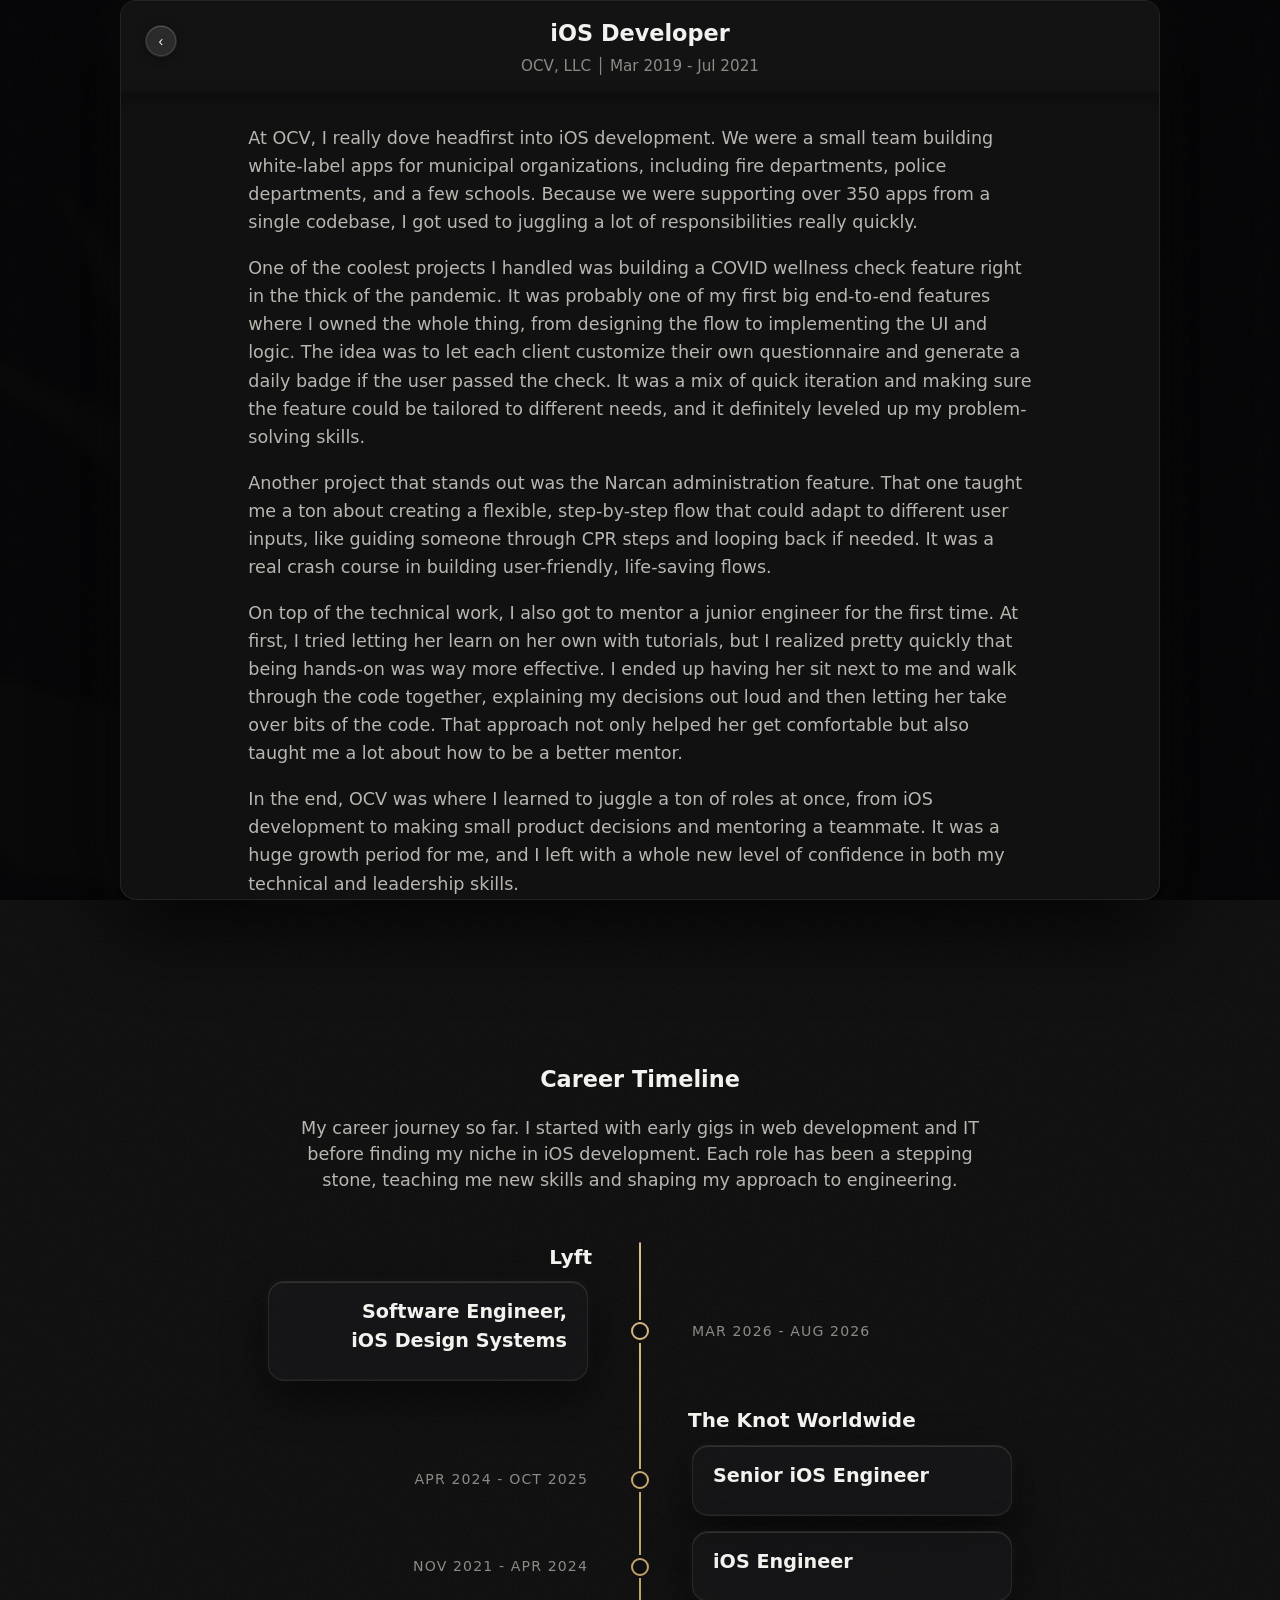
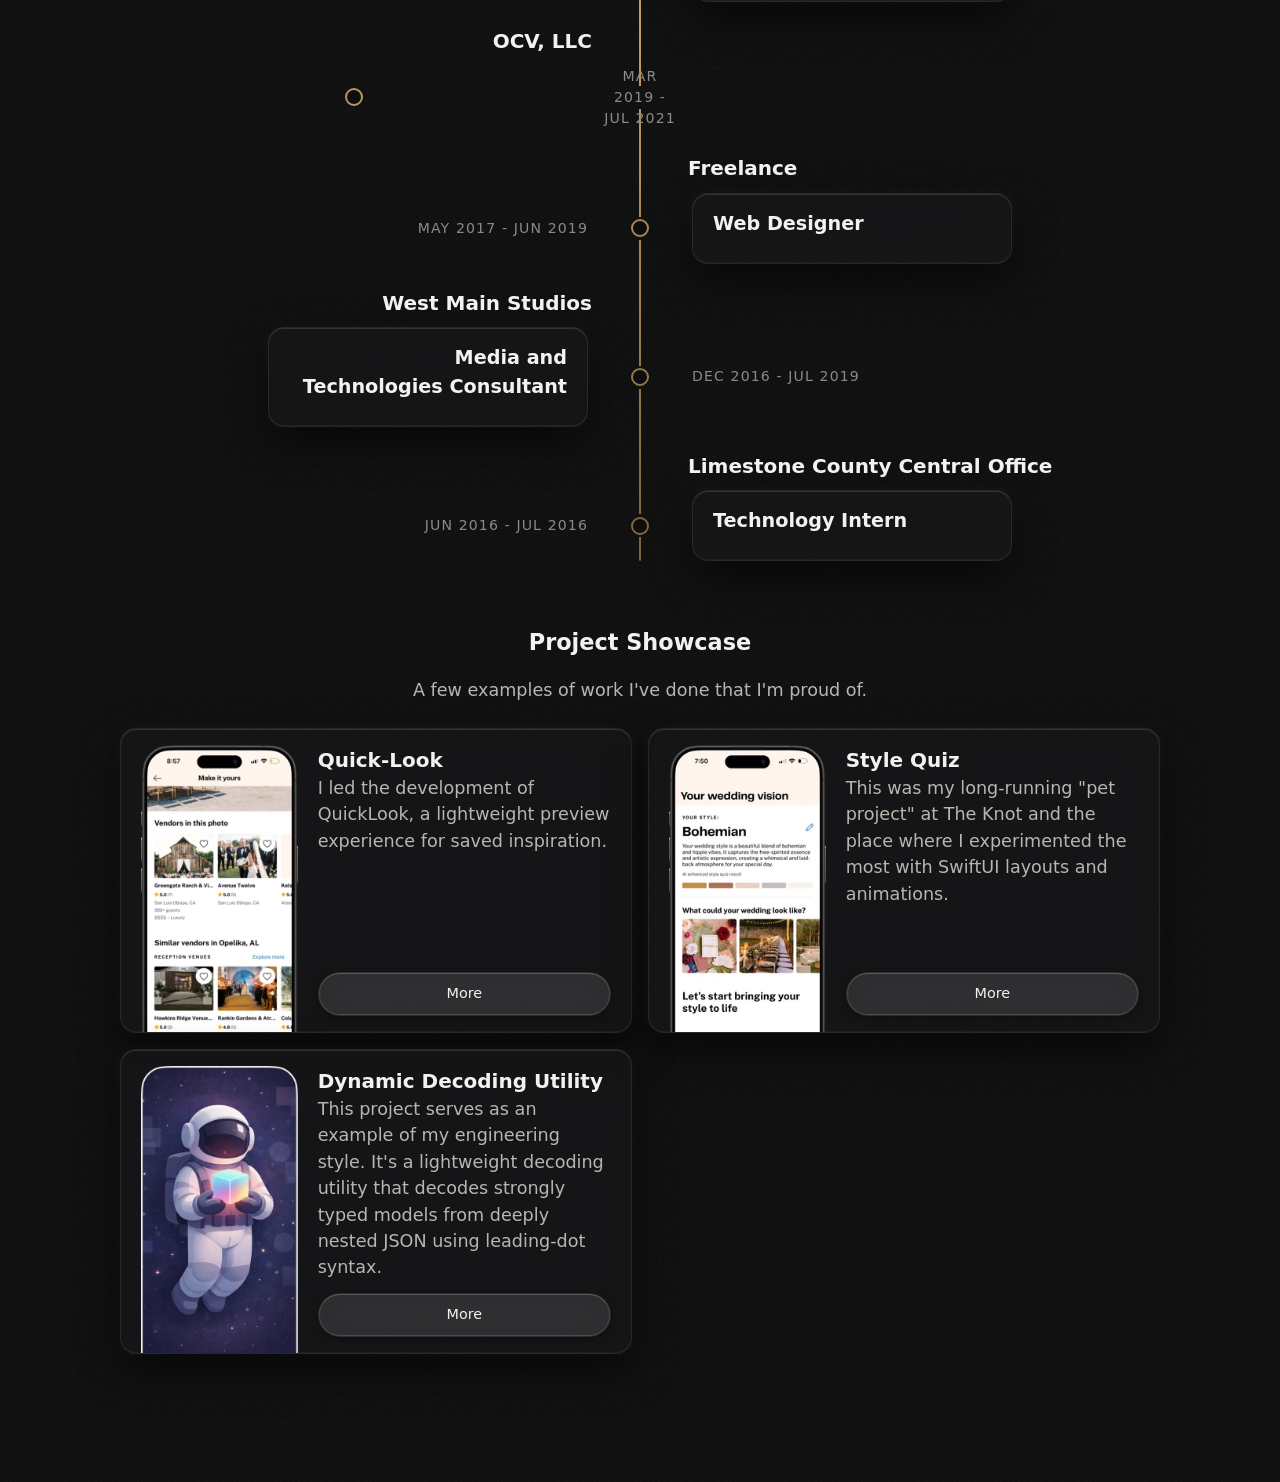
<file: work/ocv-llc-ios-developer/index.html>
<!DOCTYPE html><html lang="en-US"><head><meta charset="UTF-8"><!-- viewport-fit=cover: lets iOS report the home-indicator / notch insets to env(safe-area-inset-*)
         (they are 0 otherwise); dock.css, base.css and expanding-cards.css keep content clear of them. --><meta name="viewport" content="width=device-width, initial-scale=1, viewport-fit=cover"><script>
      // Reloading with a card open: keep the page hidden (except the open card) until
      // expanding-cards.js has restored the scroll position, so it doesn't jump.
      (function () {
        try {
          var state = window.history && window.history.state;
          if (state && state.cardExpanded) document.documentElement.classList.add('refreshing-expanded-card');
        } catch (e) {}
      })();
    </script><title>iOS Developer at OCV, LLC - Bre Meyer</title><meta name="description" content="Pivoted into mobile development, taking ownership of major features and mentoring a junior dev."><meta name="robots" content="index, follow, max-image-preview:large, max-snippet:-1, max-video-preview:-1"><link rel="canonical" href="https://bremeyer.dev/work/ocv-llc-ios-developer"><meta property="og:locale" content="en_US"><meta property="og:type" content="article"><meta property="og:title" content="iOS Developer at OCV, LLC - Bre Meyer"><meta property="og:description" content="Pivoted into mobile development, taking ownership of major features and mentoring a junior dev."><meta property="og:url" content="https://bremeyer.dev/work/ocv-llc-ios-developer"><meta property="og:site_name" content="Bre Meyer"><meta property="og:image" content="https://bremeyer.dev/og-image.png"><meta property="og:image:type" content="image/png"><meta property="og:image:width" content="1200"><meta property="og:image:height" content="630"><meta property="og:image:alt" content="Bre Meyer, Software Engineer"><meta name="twitter:card" content="summary_large_image"><meta name="twitter:image" content="https://bremeyer.dev/og-image.png"><meta name="twitter:image:alt" content="Bre Meyer, Software Engineer"><link rel="icon" href="/_astro/favicon-obsidian-trace.ChGJCXi0_2gOSKg.png" sizes="32x32"><link rel="icon" href="/_astro/favicon-obsidian-trace.ChGJCXi0_2skwxJ.png" sizes="192x192"><link rel="apple-touch-icon" href="/_astro/favicon-obsidian-trace.ChGJCXi0_ZIEBp8.png"><link rel="stylesheet" href="/_astro/Home.BZY39cuM.css"></head><body class="taffy-body"><div id="page" class="site"><main id="primary" class="site-main"><section><div id="about" class="dock-anchor"></div><section id="home" class="hero"><div class="hero-inner"><div class="hero-text"><h1 class="hero-name">Bre Meyer</h1><div class="about-intro"><p>I’m an iOS engineer based in the SF Bay Area. I’ve been building iOS apps for more than seven years, and I’m also a bit of a designer at heart. Good design is often more precise, and good engineering more creative, than either looks. When the two come together, form improves function and function improves form, and I genuinely love when I get to work at the intersection of both.</p><p>If you’re here from my résumé or LinkedIn, I’m glad you stopped by! A résumé is good at facts but loses the story behind them, so I made this site as a place to tell it. Every card on the timeline and in my projects opens up to the narrative behind it and gives context to what I took away from each experience.</p><p>When I’m not at the keyboard, I enjoy cuddling my cat and surfing the streets on my Onewheel. I’m always happy to connect on LinkedIn.</p></div><div class="about-socials"><a class="social-link" href="https://github.com/Bre-Meyer" target="_blank" rel="noopener" title="GitHub"><svg class="social-icon" viewBox="0 0 16 16" aria-hidden="true" focusable="false"><path d="M8 0C3.58 0 0 3.58 0 8c0 3.54 2.29 6.53 5.47 7.59.4.07.55-.17.55-.38 0-.19-.01-.82-.01-1.49-2.01.37-2.53-.49-2.69-.94-.09-.23-.48-.94-.82-1.13-.28-.15-.68-.52-.01-.53.63-.01 1.08.58 1.23.82.72 1.21 1.87.87 2.33.66.07-.52.28-.87.51-1.07-1.78-.2-3.64-.89-3.64-3.95 0-.87.31-1.59.82-2.15-.08-.2-.36-1.02.08-2.12 0 0 .67-.21 2.2.82.64-.18 1.32-.27 2-.27s1.36.09 2 .27c1.53-1.04 2.2-.82 2.2-.82.44 1.1.16 1.92.08 2.12.51.56.82 1.27.82 2.15 0 3.07-1.87 3.75-3.65 3.95.29.25.54.73.54 1.48 0 1.07-.01 1.93-.01 2.2 0 .21.15.46.55.38A8.01 8.01 0 0 0 16 8c0-4.42-3.58-8-8-8"></path></svg><span class="social-label">GitHub</span></a><span class="dot">•</span><a class="social-link" href="https://www.linkedin.com/in/bre-meyer-ios/" target="_blank" rel="noopener" title="LinkedIn"><svg class="social-icon" viewBox="0 0 16 16" aria-hidden="true" focusable="false"><path d="M0 1.146C0 .513.526 0 1.175 0h13.65C15.474 0 16 .513 16 1.146v13.708c0 .633-.526 1.146-1.175 1.146H1.175C.526 16 0 15.487 0 14.854zm4.943 12.248V6.169H2.542v7.225zm-1.2-8.212c.837 0 1.358-.554 1.358-1.248-.015-.709-.52-1.248-1.342-1.248S2.4 3.226 2.4 3.934c0 .694.521 1.248 1.327 1.248zm4.908 8.212V9.359c0-.216.016-.432.08-.586.173-.431.568-.878 1.232-.878.869 0 1.216.662 1.216 1.634v3.865h2.401V9.25c0-2.22-1.184-3.252-2.764-3.252-1.274 0-1.845.7-2.165 1.193v.025h-.016l.016-.025V6.169h-2.4c.03.678 0 7.225 0 7.225z"></path></svg><span class="social-label">LinkedIn</span></a><span class="dot">•</span><a class="social-link" href="mailto:hello@bremeyer.dev" target="_blank" rel="noopener" title="Email"><svg class="social-icon" viewBox="0 0 16 16" aria-hidden="true" focusable="false"><path d="M.05 3.555A2 2 0 0 1 2 2h12a2 2 0 0 1 1.95 1.555L8 8.414zM0 4.697v7.104l5.803-3.558zM6.761 8.83l-6.57 4.027A2 2 0 0 0 2 14h12a2 2 0 0 0 1.808-1.144l-6.57-4.027L8 9.586zm3.436-.586L16 11.801V4.697z"></path></svg><span class="social-label">Email</span></a></div></div><div class="hero-photo"><img decoding="async" src="/_astro/portrait.BxM1FwWP_Z1Y8ADj.webp" srcset="/_astro/portrait.BxM1FwWP_sXYWs.webp 220w, /_astro/portrait.BxM1FwWP_1M1gyx.webp 440w, /_astro/portrait.BxM1FwWP_Z1Y8ADj.webp 660w" sizes="220px" alt="Portrait of Bre Meyer"></div></div></section></section><div class="dock-shell"><nav class="floating-dock" aria-label="Section navigation"><div class="dock-indicator" aria-hidden="true"></div><a class="dock-link" href="#about">About</a><a class="dock-link" href="#career">Career</a><a class="dock-link" href="#projects">Projects</a></nav></div><section><div id="career" class="dock-anchor"></div><section class="work-timeline" id="career"><div class="section-header"><h2>Career Timeline</h2><p class="section-subtitle">My career journey so far. I started with early gigs in web development and IT before finding my niche in iOS development. Each role has been a stepping stone, teaching me new skills and shaping my approach to engineering.</p></div><div class="work-timeline-grid" id="work-timeline-root"><div class="work-timeline-shell has-expanded"><div class="work-rail-shell"><div class="work-timeline-rail"></div></div><div class="work-timeline-root"><section class="work-group align-left"><div class="work-group-header"><h3 class="work-group-title">Lyft</h3></div><div class="work-group-items"><div class="work-item align-left"><article class="work-card expanding-card" data-slug="lyft-ios-design-systems" data-details-loaded="1"><div class="expanding-card-content"><div class="work-card-header"><button type="button" class="expanding-card-close" aria-label="Close" inert>&lsaquo;</button><span class="work-card-role-alignment"><h3 class="work-card-role" id="card-title-lyft-ios-design-systems">Software Engineer, iOS Design Systems</h3></span></div><div class="work-card-subheader"><span class="work-card-subheader-text-alignment"><span class="work-card-subheader-text"><span class="work-card-company">Lyft</span><span class="work-card-sep"> │ </span><span class="work-card-dates">Mar 2026 - Aug 2026</span></span></span></div><div class="work-card-body"><div class="work-card-teaser"><p class="work-card-summary">Built accessible, reusable components and shared iOS infrastructure that helped product teams ship consistent experiences.</p><button type="button" class="work-card-more">More</button></div><div class="expanding-card-details"><p>
  At Lyft, I worked on the shared iOS component libraries that support product experiences across multiple apps, hundreds of modules, and dozens of teams. My job sat at the intersection of engineering, design, and accessibility: building foundations that feel straightforward at the call site while handling the complexity needed to work consistently at scale.
</p>
<p>
  A major part of my focus was Lyft’s SwiftUI migration. I designed SwiftUI component APIs that bridge existing UIKit implementations, giving feature teams a practical migration path without requiring disruptive call-site rewrites. That work involved thinking carefully about public API design, backward compatibility, design tokens, and how today’s bridge can leave room for a native SwiftUI implementation later.
</p>
<p>
  I also led accessibility improvements for shared components, with a particular focus on VoiceOver and Voice Control. Because a fix in the design system can improve every screen that consumes an affected component, I worked across teams to take issues from triage through implementation and merge, then validated that the result behaved well with assistive technologies.
</p>
<p>
  The infrastructure side was just as important as the component code. I worked with snapshot testing, Bazel, and cross-team tooling to make changes safer and easier to adopt. The part I enjoyed most was turning a need that appeared in one product surface into a resilient, well-documented foundation that could make the whole app ecosystem more consistent and accessible.
</p>
</div></div></div></article><div class="work-node"></div><div class="work-item-date">Mar 2026 - Aug 2026</div></div></div></section><section class="work-group align-right"><div class="work-group-header"><h3 class="work-group-title">The Knot Worldwide</h3></div><div class="work-group-items"><div class="work-item align-right"><div class="work-item-date">Apr 2024 - Oct 2025</div><div class="work-node"></div><article class="work-card expanding-card" data-slug="the-knot-worldwide-senior-ios-engineer" data-details-loaded="1"><div class="expanding-card-content"><div class="work-card-header"><button type="button" class="expanding-card-close" aria-label="Close" inert>&lsaquo;</button><span class="work-card-role-alignment"><h3 class="work-card-role" id="card-title-the-knot-worldwide-senior-ios-engineer">Senior iOS Engineer</h3></span></div><div class="work-card-subheader"><span class="work-card-subheader-text-alignment"><span class="work-card-subheader-text"><span class="work-card-company">The Knot Worldwide</span><span class="work-card-sep"> │ </span><span class="work-card-dates">Apr 2024 - Oct 2025</span></span></span></div><div class="work-card-body"><div class="work-card-teaser"><p class="work-card-summary">Stepped up as a senior, taking on project management and guiding architectural decisions for the iOS team.</p><button type="button" class="work-card-more">More</button></div><div class="expanding-card-details"><p>
  When I moved into the Senior role, the nature of my work shifted. I continued writing SwiftUI, but I was doing a lot more architectural thinking: how features should be structured, how data should flow, how to organize work across the team so that we weren’t constantly reinventing the wheel.
</p>
<p>
  I was highly involved in planning and scoping projects, working with product, design, engineering leads, backend, QA, and occasionally leadership when timelines or priorities were ambiguous. A non-trivial amount of my day became coordination: clarifying requirements, unblocking teammates, reviewing work, and making sure what we shipped was consistent with both user expectations and the larger technical direction of the app.
</p>
<p>
  A lot of this foundation came from work I did on the Style Quiz and Wedding Vision features. These projects stretched across multiple teams and disciplines, and were long-running efforts that evolved over time. I cared about them not just because they were flashy and user-facing, but because they were technically ambitious and forced us to solve real architectural problems.
</p>
<p>
  I spent a significant amount of time translating messy product requirements into something the engineering team could reasonably execute. That meant helping define the technical strategy for each phase, breaking work into milestones, documenting assumptions, and staying closely aligned with backend so the data that powered the feature actually reflected what the UI needed.
</p>
<p>
  I also continued to help level up the team. By this time, SwiftUI adoption was no longer an experiment. Every new feature in the app was being built with it, and people were confident doing so independently. I was often reviewing code, helping people troubleshoot edge cases, and exploring ways to improve performance, testability, and consistency in our approach.
</p>
<p>
  I didn’t have a formal management role, but a lot of my work involved people, not just code: mentoring, teaching, unblocking, facilitating tough conversations when priorities changed, and advocating for better engineering practices when scope or timelines threatened to undermine technical quality.
</p>
<p>
  Looking back, the coolest part isn’t just that we shipped ambitious features. It’s that the team culture shifted to one where engineering collaboration, architectural thinking, and shared ownership became normal. The stuff I helped set up lived beyond the work I personally did.
</p>
</div></div></div></article></div><div class="work-item align-right"><div class="work-item-date">Nov 2021 - Apr 2024</div><div class="work-node"></div><article class="work-card expanding-card" data-slug="the-knot-worldwide-ios-engineer" data-details-loaded="1"><div class="expanding-card-content"><div class="work-card-header"><button type="button" class="expanding-card-close" aria-label="Close" inert>&lsaquo;</button><span class="work-card-role-alignment"><h3 class="work-card-role" id="card-title-the-knot-worldwide-ios-engineer">iOS Engineer</h3></span></div><div class="work-card-subheader"><span class="work-card-subheader-text-alignment"><span class="work-card-subheader-text"><span class="work-card-company">The Knot Worldwide</span><span class="work-card-sep"> │ </span><span class="work-card-dates">Nov 2021 - Apr 2024</span></span></span></div><div class="work-card-body"><div class="work-card-teaser"><p class="work-card-summary">Spearheaded adoption of SwiftUI at The Knot by hosting lunch-and-learns and leading projects that set a consistent foundation for future features.</p><button type="button" class="work-card-more">More</button></div><div class="expanding-card-details"><p>
  I joined The Knot Worldwide as part of a small iOS team that was beginning to explore SwiftUI but hadn’t fully committed to it yet. A lot of the app’s core UI was still UIKit, and most people were familiar and comfortable with that stack. I naturally leaned into SwiftUI early, mostly because I was excited about declarative patterns and the potential for the team to move faster without wrestling with the old view layer.
</p>
<p>
  Most of my time at this stage revolved around building new features in SwiftUI while designing them in a way that made it easier for others to adopt. I spent a lot of energy on reusable components, consistent patterns, and technical documentation that helped demystify what SwiftUI was actually doing under the hood. I jokingly became the “SwiftUI hype person” of the team, not just advocating for the framework but making sure it actually worked in our codebase and wasn’t just a shiny toy.
</p>
<p>
  One of the first major features I worked on was related to helping couples visualize and articulate the style of their wedding. The technical challenge was blending a visually rich UI with a flow that felt bite-sized and approachable, while also capturing structured data the backend could work with. It started as a standalone feature, but it ended up becoming foundational for other parts of the app.
</p>
<p>
  Along the way, I realized most people on the team wanted to learn SwiftUI, but they needed a low-pressure way to do it. So I started hosting casual “code along” sessions, sharing internal examples, and pairing with teammates to help them build their first screens in SwiftUI. None of this was mandated, just something that made work more enjoyable for all of us and helped move the team forward.
</p>
<p>
  By the time I was promoted, I wasn’t just writing SwiftUI. I was building the patterns that helped everyone else write it too.
</p>
</div></div></div></article></div></div></section><section class="work-group align-left"><div class="work-group-header"><h3 class="work-group-title">OCV, LLC</h3></div><div class="work-group-items"><div class="work-item align-left is-expanded"><article class="work-card expanding-card is-expanded" data-slug="ocv-llc-ios-developer" data-details-loaded="1"><div class="expanding-card-content"><div class="work-card-header"><button type="button" class="expanding-card-close" aria-label="Close">&lsaquo;</button><span class="work-card-role-alignment"><h3 class="work-card-role" id="card-title-ocv-llc-ios-developer">iOS Developer</h3></span></div><div class="work-card-subheader"><span class="work-card-subheader-text-alignment"><span class="work-card-subheader-text"><span class="work-card-company">OCV, LLC</span><span class="work-card-sep"> │ </span><span class="work-card-dates">Mar 2019 - Jul 2021</span></span></span></div><div class="work-card-body"><div class="work-card-teaser"><p class="work-card-summary">Pivoted into mobile development, taking ownership of major features and mentoring a junior dev.</p><button type="button" class="work-card-more">More</button></div><div class="expanding-card-details"><p>
  At OCV, I really dove headfirst into iOS development. We were a small team building white-label apps for municipal organizations, including fire departments, police departments, and a few schools. Because we were supporting over 350 apps from a single codebase, I got used to juggling a lot of responsibilities really quickly.
</p>
<p>
  One of the coolest projects I handled was building a COVID wellness check feature right in the thick of the pandemic. It was probably one of my first big end-to-end features where I owned the whole thing, from designing the flow to implementing the UI and logic. The idea was to let each client customize their own questionnaire and generate a daily badge if the user passed the check. It was a mix of quick iteration and making sure the feature could be tailored to different needs, and it definitely leveled up my problem-solving skills.
</p>
<p>
  Another project that stands out was the Narcan administration feature. That one taught me a ton about creating a flexible, step-by-step flow that could adapt to different user inputs, like guiding someone through CPR steps and looping back if needed. It was a real crash course in building user-friendly, life-saving flows.
</p>
<p>
  On top of the technical work, I also got to mentor a junior engineer for the first time. At first, I tried letting her learn on her own with tutorials, but I realized pretty quickly that being hands-on was way more effective. I ended up having her sit next to me and walk through the code together, explaining my decisions out loud and then letting her take over bits of the code. That approach not only helped her get comfortable but also taught me a lot about how to be a better mentor.
</p>
<p>
  In the end, OCV was where I learned to juggle a ton of roles at once, from iOS development to making small product decisions and mentoring a teammate. It was a huge growth period for me, and I left with a whole new level of confidence in both my technical and leadership skills.
</p>
</div></div></div></article><div class="work-node"></div><div class="work-item-date">Mar 2019 - Jul 2021</div></div></div></section><section class="work-group align-right"><div class="work-group-header"><h3 class="work-group-title">Freelance</h3></div><div class="work-group-items"><div class="work-item align-right"><div class="work-item-date">May 2017 - Jun 2019</div><div class="work-node"></div><article class="work-card expanding-card" data-slug="freelance-web-designer" data-details-loaded="1"><div class="expanding-card-content"><div class="work-card-header"><button type="button" class="expanding-card-close" aria-label="Close" inert>&lsaquo;</button><span class="work-card-role-alignment"><h3 class="work-card-role" id="card-title-freelance-web-designer">Web Designer</h3></span></div><div class="work-card-subheader"><span class="work-card-subheader-text-alignment"><span class="work-card-subheader-text"><span class="work-card-company">Freelance</span><span class="work-card-sep"> │ </span><span class="work-card-dates">May 2017 - Jun 2019</span></span></span></div><div class="work-card-body"><div class="work-card-teaser"><p class="work-card-summary">Built up my technical chops designing affordable websites and logos for local businesses.</p><button type="button" class="work-card-more">More</button></div><div class="expanding-card-details"><p>
  Before I even jumped fully into iOS development, I got my start doing a bit of freelance web design under my own little brand, BreMeyer.tech. It was basically me, a CorelDRAW install, and a lot of gumption helping a handful of local businesses get online. I designed their logos, set up their hosting, and built out simple WordPress sites to give them a web presence.
</p>
<p>
  Honestly, it was mostly about getting my hands dirty and learning how to deal with real clients, even if it was just a few of them. They didn’t need anything fancy, and I wasn’t charging much. It was more about offering them a budget-friendly way to get online while I got to practice real-world skills. Plus, it gave me something to point to when I eventually applied for my first “official” development job at OCV.
</p>
<p>
  It might have been a small start, but it was a great intro to what it means to build something that actually goes live and helps people, and it definitely planted the seed for everything I’ve done since.
</p>
</div></div></div></article></div></div></section><section class="work-group align-left"><div class="work-group-header"><h3 class="work-group-title">West Main Studios</h3></div><div class="work-group-items"><div class="work-item align-left"><article class="work-card expanding-card" data-slug="west-main-media-consultant" data-details-loaded="1"><div class="expanding-card-content"><div class="work-card-header"><button type="button" class="expanding-card-close" aria-label="Close" inert>&lsaquo;</button><span class="work-card-role-alignment"><h3 class="work-card-role" id="card-title-west-main-media-consultant">Media and Technologies Consultant</h3></span></div><div class="work-card-subheader"><span class="work-card-subheader-text-alignment"><span class="work-card-subheader-text"><span class="work-card-company">West Main Studios</span><span class="work-card-sep"> │ </span><span class="work-card-dates">Dec 2016 - Jul 2019</span></span></span></div><div class="work-card-body"><div class="work-card-teaser"><p class="work-card-summary">Revamped a dance studio’s tech and design from their website to their AV booth.</p><button type="button" class="work-card-more">More</button></div><div class="expanding-card-details"><p>
  At West Main Studios, I wore a lot of hats that blended tech and creativity. The studio needed someone who could handle a range of technical and design tasks, and I was more than happy to dive in. I revamped their website from the ground up, transforming it from something pretty clunky into a clean, professional, and user-friendly site. Along the way, I also redesigned their logo into a scalable vector format, so it looked great on everything from their signage to their recital t-shirts.
</p>
<p>
  In addition to the website and logo work, I did a lot of behind-the-scenes tech and media tasks. I edited audio tracks and their metadata for their recitals, created image projections, and even designed those recital t-shirts. During the actual recitals, I was up in the AV booth helping run the show and making sure everything went smoothly.
</p>
<p>
  Basically, I was the go-to person for anything tech or media related, and it was a fantastic experience in juggling a bunch of creative and technical roles at once. It also helped me build connections that led to more freelance work down the road, which was a nice bonus.
</p>
</div></div></div></article><div class="work-node"></div><div class="work-item-date">Dec 2016 - Jul 2019</div></div></div></section><section class="work-group align-right"><div class="work-group-header"><h3 class="work-group-title">Limestone County Central Office</h3></div><div class="work-group-items"><div class="work-item align-right"><div class="work-item-date">Jun 2016 - Jul 2016</div><div class="work-node"></div><article class="work-card expanding-card" data-slug="limestone-county-technology-intern" data-details-loaded="1"><div class="expanding-card-content"><div class="work-card-header"><button type="button" class="expanding-card-close" aria-label="Close" inert>&lsaquo;</button><span class="work-card-role-alignment"><h3 class="work-card-role" id="card-title-limestone-county-technology-intern">Technology Intern</h3></span></div><div class="work-card-subheader"><span class="work-card-subheader-text-alignment"><span class="work-card-subheader-text"><span class="work-card-company">Limestone County Central Office</span><span class="work-card-sep"> │ </span><span class="work-card-dates">Jun 2016 - Jul 2016</span></span></span></div><div class="work-card-body"><div class="work-card-teaser"><p class="work-card-summary">Got my start in tech by keeping the county’s website running and providing IT support to the superintendent.</p><button type="button" class="work-card-more">More</button></div><div class="expanding-card-details"><p>
  My very first foray into the tech world was as a Technology Intern at the Limestone County Central Office. It was a short gig, just a couple of months, but it was my first experience actually getting paid to do tech stuff. I got to maintain the school county’s website, provide IT support to the superintendent, and even help put together a slick PowerPoint presentation for him.
</p>
<p>
  It might have been a small role, but it gave me my first taste of what it was like to work in a real tech environment. It was also where I learned that I really enjoyed making things more user-friendly and that I had a knack for smoothing out tech headaches for other people. It’s a small piece of the puzzle, but it’s definitely part of the journey that eventually led me into the world of mobile development.
</p>
</div></div></div></article></div></div></section></div></div></div></section></section><section><div id="projects" class="dock-anchor"></div><div class="section projects" id="projects-section"><div class="section-header"><h2>Project Showcase</h2><p class="section-subtitle">A few examples of work I&#39;ve done that I&#39;m proud of.</p></div><div class="projects-grid"><article class="project-card expanding-card" data-slug="quick-look" data-details-loaded="1"><div class="expanding-card-content"><div class="project-card-header"><button type="button" class="expanding-card-close" aria-label="Close" inert>&lsaquo;</button><span class="project-title-alignment"><h3 class="project-title" id="card-title-quick-look">Quick-Look</h3></span></div><div class="project-thumbnail-image-container"><img class="project-thumbnail-image" src="/_astro/quick-look-thumb.DLb5205T_Z2jYD7H.webp" srcset="/_astro/quick-look-thumb.DLb5205T_Z1kqE4b.webp 120w, /_astro/quick-look-thumb.DLb5205T_Z1Er39n.webp 160w, /_astro/quick-look-thumb.DLb5205T_1LMU3f.webp 200w, /_astro/quick-look-thumb.DLb5205T_Z9y0FE.webp 240w, /_astro/quick-look-thumb.DLb5205T_Z27vzna.webp 320w, /_astro/quick-look-thumb.DLb5205T_13pBz1.webp 400w, /_astro/quick-look-thumb.DLb5205T_ZeKJn8.webp 460w, /_astro/quick-look-thumb.DLb5205T_eUvpv.webp 520w, /_astro/quick-look-thumb.DLb5205T_Z1I23h0.webp 600w, /_astro/quick-look-thumb.DLb5205T_Z2jYD7H.webp 633w" sizes="(max-width: 820px) min(250px, calc((100vw - 90px) * 0.4167)), (max-width: 879px) 250px, 200px" alt="Quick-Look" loading="lazy"></div><div class="project-card-body"><p class="project-copy">I led the development of QuickLook, a lightweight preview experience for saved inspiration.</p><div class="expanding-card-details"><figure class="project-detail-hero project-detail-hero--device"><img src="/_astro/quick-look-thumb.DLb5205T_Z2jYD7H.webp" srcset="/_astro/quick-look-thumb.DLb5205T_2eEItg.webp 80w, /_astro/quick-look-thumb.DLb5205T_Z1kqE4b.webp 120w, /_astro/quick-look-thumb.DLb5205T_Z1Er39n.webp 160w, /_astro/quick-look-thumb.DLb5205T_1LMU3f.webp 200w, /_astro/quick-look-thumb.DLb5205T_Z9y0FE.webp 240w, /_astro/quick-look-thumb.DLb5205T_Z2uUU2c.webp 280w, /_astro/quick-look-thumb.DLb5205T_UIvzS.webp 300w, /_astro/quick-look-thumb.DLb5205T_Z27vzna.webp 320w, /_astro/quick-look-thumb.DLb5205T_Z2nOlCB.webp 360w, /_astro/quick-look-thumb.DLb5205T_13pBz1.webp 400w, /_astro/quick-look-thumb.DLb5205T_1MbisK.webp 480w, /_astro/quick-look-thumb.DLb5205T_Z26rnV2.webp 560w, /_astro/quick-look-thumb.DLb5205T_Z2jYD7H.webp 633w" sizes="(max-width: 820px) calc((100vw - 66px) * 0.2924), 141px" alt="Quick-Look on an iPhone: a saved inspiration photo with the vendors in it." loading="lazy" decoding="async"></figure><div class="project-detail">
  <p>
    QuickLook is a production feature I led end-to-end at The Knot Worldwide, from planning and technical coordination through development and launch. The feature shipped to millions of users and resulted in a 1.7% lift in couple bookings, making it one of the most impactful projects I’ve worked on.
  </p>
  <p>
    As the engineering lead, a significant part of my role was project planning and task breakdown. In earlier projects, I typically planned work from a purely engineering perspective, mapping out components, architecture, and implementation details up front. While that approach ensured technical clarity, it often required a large upfront investment and didn’t always translate cleanly to product or QA workflows.
  </p>
  <p>
    For QuickLook, I intentionally tried a different approach: splitting work into user stories instead of technical tasks. Each ticket was written from the user’s perspective with concrete, testable acceptance criteria (for example, “When a user taps the Quick Look button, the app navigates to a new page”). This made scope clearer for cross-functional partners and ensured that QA could validate behavior without needing deep implementation context. I also explicitly accounted for edge cases like loading, error, and empty states to avoid late surprises.
  </p>
  <p>
    Once the user stories were defined, I reviewed them through a technical lens to identify work that required larger infrastructural changes, such as introducing a coordinator layer to handle navigation. Those efforts were split into developer-only blocking tickets, allowing the user-facing stories to remain focused while still unblocking the necessary groundwork.
  </p>
  <p>
    What I learned from this project is that leading with user-centric planning significantly improved clarity and velocity, especially for QA and product alignment. That said, the lighter upfront technical planning did result in some mid-development discussions around implementation details. In hindsight, I’ve found the best balance is a hybrid approach: starting from user stories, but pairing them with just enough technical scaffolding to reduce ambiguity.
  </p>
  <p>
    I’m proud to showcase QuickLook because it’s a real, shipped feature in a widely used app with measurable business impact. Just as importantly, it represents a hands-on learning experience in technical leadership, project planning, and adapting my process to better support both developers and cross-functional partners.
  </p>
  <div class="project-detail-access">
    <h4 class="project-detail-access-title">How to access it:</h4>
    <p>
      After downloading the app (link below), create an account and log in.
    </p>
    <ul>
      <li>After logging in, tap the heart icon on the home screen to go to your Favorites.</li>
      <li>Favorite at least one item from the carousels if the page is empty.</li>
      <li>Items that support QuickLook show a sparkly magnifying glass icon on their thumbnail. Tapping that icon opens the QuickLook view.</li>
    </ul>
  </div>
  <div class="project-detail-actions">
    <a
      class="project-detail-cta"
      href="https://apps.apple.com/us/app/the-knot-wedding-planner/id457941553"
      target="_blank"
      rel="noopener noreferrer"
    >
      View The Knot on the App Store
    </a>
  </div>
</div>
</div><a class="project-cta" href="/projects/quick-look">More</a></div></div></article><article class="project-card expanding-card" data-slug="style-quiz" data-details-loaded="1"><div class="expanding-card-content"><div class="project-card-header"><button type="button" class="expanding-card-close" aria-label="Close" inert>&lsaquo;</button><span class="project-title-alignment"><h3 class="project-title" id="card-title-style-quiz">Style Quiz</h3></span></div><div class="project-thumbnail-image-container"><img class="project-thumbnail-image" src="/_astro/style-quiz-thumb.Cs3UAAxS_2cCoyL.webp" srcset="/_astro/style-quiz-thumb.Cs3UAAxS_H3BnD.webp 120w, /_astro/style-quiz-thumb.Cs3UAAxS_Z77yfN.webp 160w, /_astro/style-quiz-thumb.Cs3UAAxS_ZrPUp.webp 200w, /_astro/style-quiz-thumb.Cs3UAAxS_Zj6Den.webp 240w, /_astro/style-quiz-thumb.Cs3UAAxS_Z11C6xq.webp 320w, /_astro/style-quiz-thumb.Cs3UAAxS_27uoG4.webp 400w, /_astro/style-quiz-thumb.Cs3UAAxS_Z1o6J1k.webp 460w, /_astro/style-quiz-thumb.Cs3UAAxS_ZFfphW.webp 520w, /_astro/style-quiz-thumb.Cs3UAAxS_Z1nKRB0.webp 600w, /_astro/style-quiz-thumb.Cs3UAAxS_2cCoyL.webp 633w" sizes="(max-width: 820px) min(250px, calc((100vw - 90px) * 0.4167)), (max-width: 879px) 250px, 200px" alt="Style Quiz" loading="lazy"></div><div class="project-card-body"><p class="project-copy">This was my long-running &quot;pet project&quot; at The Knot and the place where I experimented the most with SwiftUI layouts and animations.</p><div class="expanding-card-details"><figure class="project-detail-hero project-detail-hero--device"><img src="/_astro/style-quiz-thumb.Cs3UAAxS_2cCoyL.webp" srcset="/_astro/style-quiz-thumb.Cs3UAAxS_Z2PztF.webp 80w, /_astro/style-quiz-thumb.Cs3UAAxS_H3BnD.webp 120w, /_astro/style-quiz-thumb.Cs3UAAxS_Z77yfN.webp 160w, /_astro/style-quiz-thumb.Cs3UAAxS_ZrPUp.webp 200w, /_astro/style-quiz-thumb.Cs3UAAxS_Zj6Den.webp 240w, /_astro/style-quiz-thumb.Cs3UAAxS_ZTQEDd.webp 280w, /_astro/style-quiz-thumb.Cs3UAAxS_dNx0w.webp 300w, /_astro/style-quiz-thumb.Cs3UAAxS_Z11C6xq.webp 320w, /_astro/style-quiz-thumb.Cs3UAAxS_20OGlF.webp 360w, /_astro/style-quiz-thumb.Cs3UAAxS_27uoG4.webp 400w, /_astro/style-quiz-thumb.Cs3UAAxS_2qDKeE.webp 480w, /_astro/style-quiz-thumb.Cs3UAAxS_Z1h0qGM.webp 560w, /_astro/style-quiz-thumb.Cs3UAAxS_2cCoyL.webp 633w" sizes="(max-width: 820px) calc((100vw - 66px) * 0.2924), 141px" alt="The Style Quiz on an iPhone." loading="lazy" decoding="async"></figure><h3>
  Building My First Production SwiftUI Feature at The Knot
</h3>
<p>
  The Style Quiz was the first major feature where I really got to push SwiftUI into a UIKit-heavy codebase at The Knot. Honestly, it became the project where I learned, experimented, broke things, fixed things, and gradually shaped the patterns I’d use across the rest of my time on the team.
</p>
<p>
  When I picked up the feature, it had already gone through a couple of reskins and reworks over the years. My version started as a fairly simple swipe-through questionnaire, but the more I worked on it, the more it evolved into a proving ground for SwiftUI patterns, architectural experiments, and reusable components that eventually made their way into other parts of the app.
</p>
⸻
<h3>
  Introducing SwiftUI into a UIKit World
</h3>
<p>
  The Knot’s iOS app was almost entirely UIKit at the time, and SwiftUI was still new to the company. Integrating it wasn’t as simple as dropping in a few views. You had to think about how it talked to UIKit navigation, what controlled what, and how state flowed between the two worlds.
</p>
<p>
  The first challenge was navigation. Because the Style Quiz lived inside an existing UIKit flow, I had to wrap SwiftUI screens inside hosting controllers that played nicely with UIKit while still letting me build the quiz UI declaratively. At the time, our patterns for this were still evolving, so I had to invent a few along the way. Some were messy in retrospect, but they all taught me valuable lessons about UIKit/SwiftUI boundaries.
</p>
<p>
  Handling dynamic actions coming back from SwiftUI was another hurdle. When a user made a choice on a SwiftUI screen, UIKit needed to know which next screen to show, how to structure the flow, and how to pass data along cleanly. Early on, that part of the architecture got tangled pretty fast, but each reskin gave me a chance to clean it up, abstract it, or replace the janky parts with something more maintainable.
</p>
⸻
<h3>
  The Architecture: A Study in Iteration
</h3>
<p>
  If you looked at the Style Quiz architecture over time, you’d be able to see my growth as an engineer in real time.
</p>
<p>
  My early implementation leaned heavily on UIKit coordinators pushing hosting controllers with closures and enums describing “next steps.” It wasn’t pretty, but it worked. Later, as I rewrote and reskinned the feature multiple times, I gradually refactored it toward a more MVVM-inspired pattern: view models driving SwiftUI views, coordinators handling flow, and cleaner boundaries between presentation and logic.
</p>
<p>
  Each iteration was an opportunity to revisit past decisions, fix the brittle parts, and try new patterns. I didn’t get everything right. I had experiments that aged poorly within a few months, but that willingness to iterate ended up shaping the foundation for the architecture patterns I later helped introduce at a team-wide level.
</p>
⸻
<h3>
  Reusable Components That Lived Beyond the Quiz
</h3>
<p>
  One of the most satisfying parts of this project was building components that ended up being used all over the app.
</p>
<h4>
  Masonry Grid Layout
</h4>
<p>
  One reskin introduced a layout that needed a Pinterest-style two-column masonry grid. I ended up building a custom SwiftUI layout that handled variable heights, dynamic content, and smooth scrolling. That component later became a key part of the revamped onboarding experience and other style-based flows, and the team has continued using masonry patterns inspired by it.
</p>
<h4>
  Progress Bar Style
</h4>
<p>
  The Style Quiz needed a custom progress bar that matched the visual brand. I turned it into a reusable progress style, and from there it started popping up everywhere: onboarding, RSVP flows, multi-step forms, and basically anything with a numbered sequence.
</p>
<h4>
  Hosting Controller Patterns
</h4>
<p>
  Before we had official conventions, I built a custom “union-compatible” hosting controller that handled some of the quirks between UIKit navigation and SwiftUI screens. It wasn’t glamorous, but it became a go-to wrapper for a while until a new team formalized the approach.
</p>
<p>
  Even components I didn’t build for the quiz originally, like my CachedWebImage view, wound up being used in it because it became the team’s standard for displaying web images in SwiftUI.
</p>
⸻
<h3>
  Team Impact and SwiftUI Adoption
</h3>
<p>
  Style Quiz was also the first feature where I started showing the team that SwiftUI could work in production. I was still early in my SwiftUI journey, but I shared everything I learned: what worked, what didn’t, how state flowed, where UIKit still needed to step in, and how we could make SwiftUI screens play nicely within existing flows.
</p>
<p>
  I hosted code-alongs, built examples, and answered questions practically every day. People were excited, and my manager encouraged me to keep pushing those learnings team-wide. Over time, Style Quiz became one of the internal “reference points” for how real features could be built using SwiftUI.
</p>
⸻
<h3>
  What This Project Taught Me
</h3>
<p>
  Looking back, Style Quiz was where I learned how to ship SwiftUI at scale, not just build cute prototypes.
</p>
<p>
  It taught me how to:
  <ul>
  <li>evaluate architectures and refactor them over time </li>
  <li>gracefully bridge SwiftUI and UIKit</li>
  <li>create reusable components that scale across multiple features</li>
  <li>debug “invisible” state bugs and navigation oddities</li>
  <li>embrace iteration instead of trying to design everything perfectly upfront</li>
  <li>teach others what I was learning and help them navigate the same patterns</li>
  </ul>
</p>
<p>
  Professionally, it was the project that helped me grow past “the person excited about SwiftUI” into someone who could actually build with it in production, share the knowledge, and shape how our team approached new features.
</p>
<div class="project-detail-access">
  <h4 class="project-detail-access-title">How to access it:</h4>
  <p>
    After downloading the app (link below), create an account and log in. Depending on the experiment bucket, the Style Quiz can be found in one of a few places:
  </p>
  <ul>
    <li>Tap the heart icon on the home screen, then look for a banner prompting you to "Find your style."</li>
    <li>Tap the Planning tab; one of the fan options should be Style Quiz.</li>
    <li>On the home screen, some users also see a "Find your vibe" task card that opens a view with a link to the quiz.</li>
  </ul>
</div>
<div class="project-detail-actions">
  <a
    class="project-detail-cta"
    href="https://apps.apple.com/us/app/the-knot-wedding-planner/id457941553"
    target="_blank"
    rel="noopener noreferrer"
  >
    View The Knot on the App Store
  </a>
</div>
</div><a class="project-cta" href="/projects/style-quiz">More</a></div></div></article><article class="project-card expanding-card" data-slug="dynamic-decoding-utility" data-details-loaded="1"><div class="expanding-card-content"><div class="project-card-header"><button type="button" class="expanding-card-close" aria-label="Close" inert>&lsaquo;</button><span class="project-title-alignment"><h3 class="project-title" id="card-title-dynamic-decoding-utility">Dynamic Decoding Utility</h3></span></div><div class="project-thumbnail-image-container"><img class="project-thumbnail-image" src="/_astro/dynamic-decoding-utility-thumb.D1QzZLed_Z1kXuo6.webp" srcset="/_astro/dynamic-decoding-utility-thumb.D1QzZLed_Z1K7RLI.webp 120w, /_astro/dynamic-decoding-utility-thumb.D1QzZLed_Z6VNAA.webp 160w, /_astro/dynamic-decoding-utility-thumb.D1QzZLed_Z1seHxv.webp 200w, /_astro/dynamic-decoding-utility-thumb.D1QzZLed_1yeMzh.webp 240w, /_astro/dynamic-decoding-utility-thumb.D1QzZLed_lDHsm.webp 320w, /_astro/dynamic-decoding-utility-thumb.D1QzZLed_DwRGz.webp 400w, /_astro/dynamic-decoding-utility-thumb.D1QzZLed_1s1QQ1.webp 460w, /_astro/dynamic-decoding-utility-thumb.D1QzZLed_Z2m0GzR.webp 520w, /_astro/dynamic-decoding-utility-thumb.D1QzZLed_Z1kXuo6.webp 583w" sizes="(max-width: 820px) min(250px, calc((100vw - 90px) * 0.4167)), (max-width: 879px) 250px, 200px" alt="Dynamic Decoding Utility" loading="lazy"></div><div class="project-card-body"><p class="project-copy">This project serves as an example of my engineering style. It&#39;s a lightweight decoding utility that decodes strongly typed models from deeply nested JSON using leading-dot syntax.</p><div class="expanding-card-details"><figure class="project-detail-hero project-detail-hero--image"><img src="/_astro/dynamic-decoding-utility-hero.DoR9LSLx_1yfSBf.webp" srcset="/_astro/dynamic-decoding-utility-hero.DoR9LSLx_ZuudjN.webp 640w, /_astro/dynamic-decoding-utility-hero.DoR9LSLx_17XOKu.webp 800w, /_astro/dynamic-decoding-utility-hero.DoR9LSLx_1o8eQ6.webp 1040w, /_astro/dynamic-decoding-utility-hero.DoR9LSLx_TBi7w.webp 1280w, /_astro/dynamic-decoding-utility-hero.DoR9LSLx_1yfSBf.webp 1536w" sizes="(max-width: 820px) calc(100vw - 66px), 780px" alt="Dynamic Decoding Utility article header image." loading="lazy" decoding="async"></figure><div class="project-detail">
  <p>
    Because most of my professional work lives in proprietary production code, this project serves as a public, inspectable example of my Swift engineering style. It was built during “10% time” at The Knot and is intentionally small and heavily documented.
  </p>
  <p>
    The motivation came from a recurring frustration: large JSON payloads where the data I actually cared about was buried several levels deep. Decoding even a small piece of that data often required building full model trees or multiple CodingKey enums just to reach one nested value. The resulting code felt noisy, and overly coupled to the shape of the payload.
  </p>
  <p>
    My goal was to make this process simpler and more ergonomic. Ideally, I wanted to be able to call a decode function directly on JSONDecoder, pass in a target type and a path, and have the decoder traverse the JSON for me without requiring me to define or care about the structure of every intermediate level. I specifically wanted the API to feel natural in Swift, using leading-dot syntax to describe the path.
  </p>
  <p>
    To support this, I built a custom JSONDecoder extension backed by a lightweight intermediary type responsible for tree traversal. I initially explored a struct-based approach, but while working through keyed vs. unkeyed containers and string vs. integer keys, I ran into complexity around mismatched containers and invalid key types. That friction led to an important realization: the intermediary itself should be an enum, with cases for the container types and associated values representing the keys. This design ensures that keys and containers always stay in sync, eliminating an entire class of errors.
  </p>
  <p>
    For traversal, I took inspiration from SwiftUI’s view and modifier system, where each modifier returns a new view instance. I applied the same idea here: each step along the decoding path returns a new instance of the decoding container, carrying forward the accumulated traversal state. While the concept is abstract, the result is both lightweight and composable, with the entire implementation coming in under 200 lines of code (including documentation).
  </p>
  <p>
    To make the API feel natural to use, I leveraged @dynamicMemberLookup, allowing arbitrary paths to be expressed using dot syntax. Under the hood, this is powered by a DynamicDecodingKey that conforms to CodingKey but can be initialized with any string, making it possible to decode values for arbitrary keys without predefining enums. This piece is what gives the utility its flexibility and reusability.
  </p>
  <p>
    The end result is a decoding extension that can extract strongly typed models from deeply nested JSON while remaining completely agnostic to the shape and structure of the data along the way. I have plans to extend this approach further to support key-path decoding directly on decoding containers, but that work is still in progress.
  </p>
  <p>
    If you download the included Swift playground, you can explore interactive, runnable examples embedded directly in formatted documentation and experiment with the API yourself.
  </p>
  <div class="project-detail-actions">
    <a
      class="project-detail-cta"
      href="https://github.com/Bre-Meyer/DynamicDecoding"
      target="_blank"
      rel="noopener noreferrer"
    >
      View on GitHub
    </a>
  </div>
</div>
</div><a class="project-cta" href="/projects/dynamic-decoding-utility">More</a></div></div></article></div></div></section><script>(function(){const cardUrlStyle = "path";

      // /#<slug> links (the old site's card URLs): open that card right away, before first paint,
      // exactly like the old site did when it built the cards. With path URLs the address is
      // first rewritten to the card's own page (/work/<slug>, /projects/<slug>).
      (function () {
        var slug = window.location.hash.replace('#', '');
        if (!slug) return;
        if (cardUrlStyle === 'path' && window.location.pathname !== '/') return;
        var cards = document.querySelectorAll('.expanding-card');
        for (var i = 0; i < cards.length; i++) {
          var card = cards[i];
          if (card.dataset.slug !== slug) continue;
          var isWork = card.classList.contains('work-card');
          if (cardUrlStyle === 'path') {
            history.replaceState(history.state, '', (isWork ? '/work/' : '/projects/') + slug + window.location.search);
          }
          card.classList.add('is-expanded');
          var closeButton = card.querySelector('.expanding-card-close');
          if (closeButton) closeButton.inert = false;
          if (isWork) {
            card.closest('.work-item').classList.add('is-expanded');
            card.closest('.work-timeline-shell').classList.add('has-expanded');
          }
        }
      })();
    })();</script></main></div><script type="module" src="/_astro/Home.astro_astro_type_script_index_0_lang.CYk76-l3.js"></script></body></html>
</file>
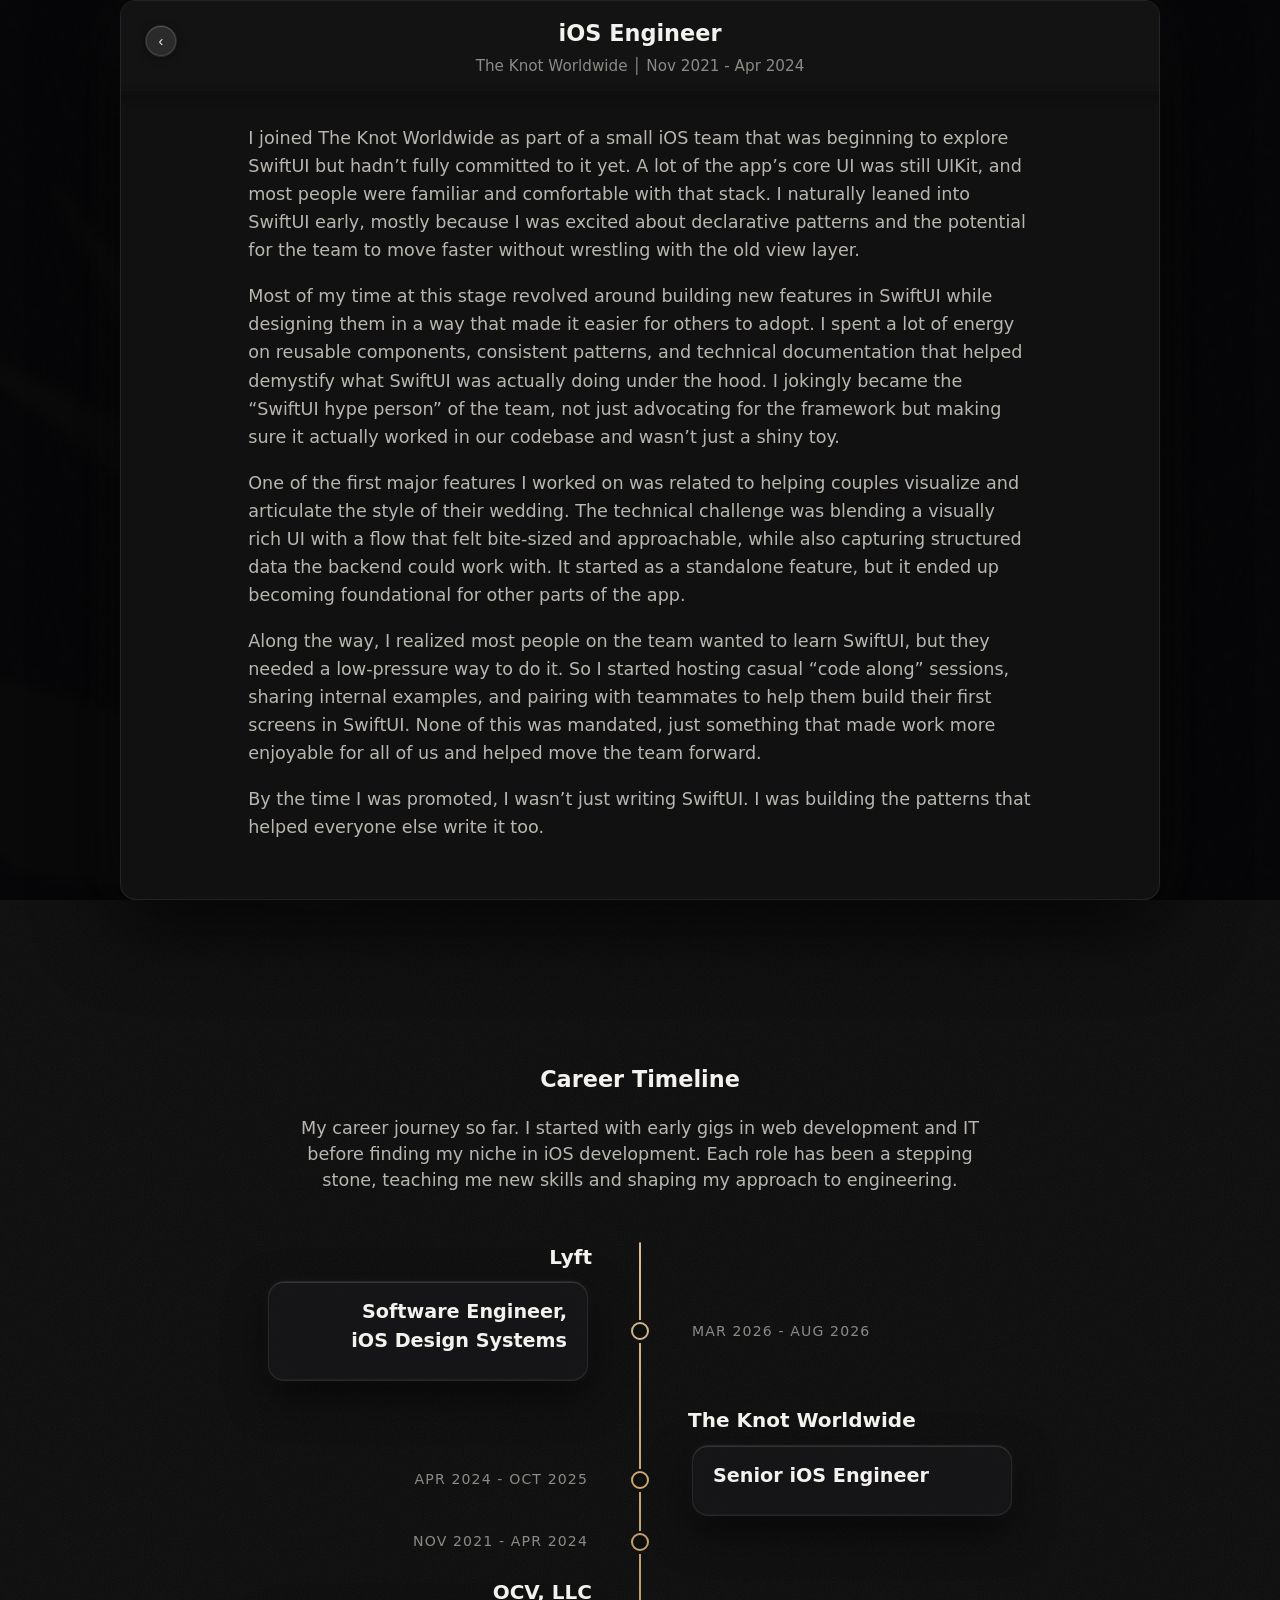
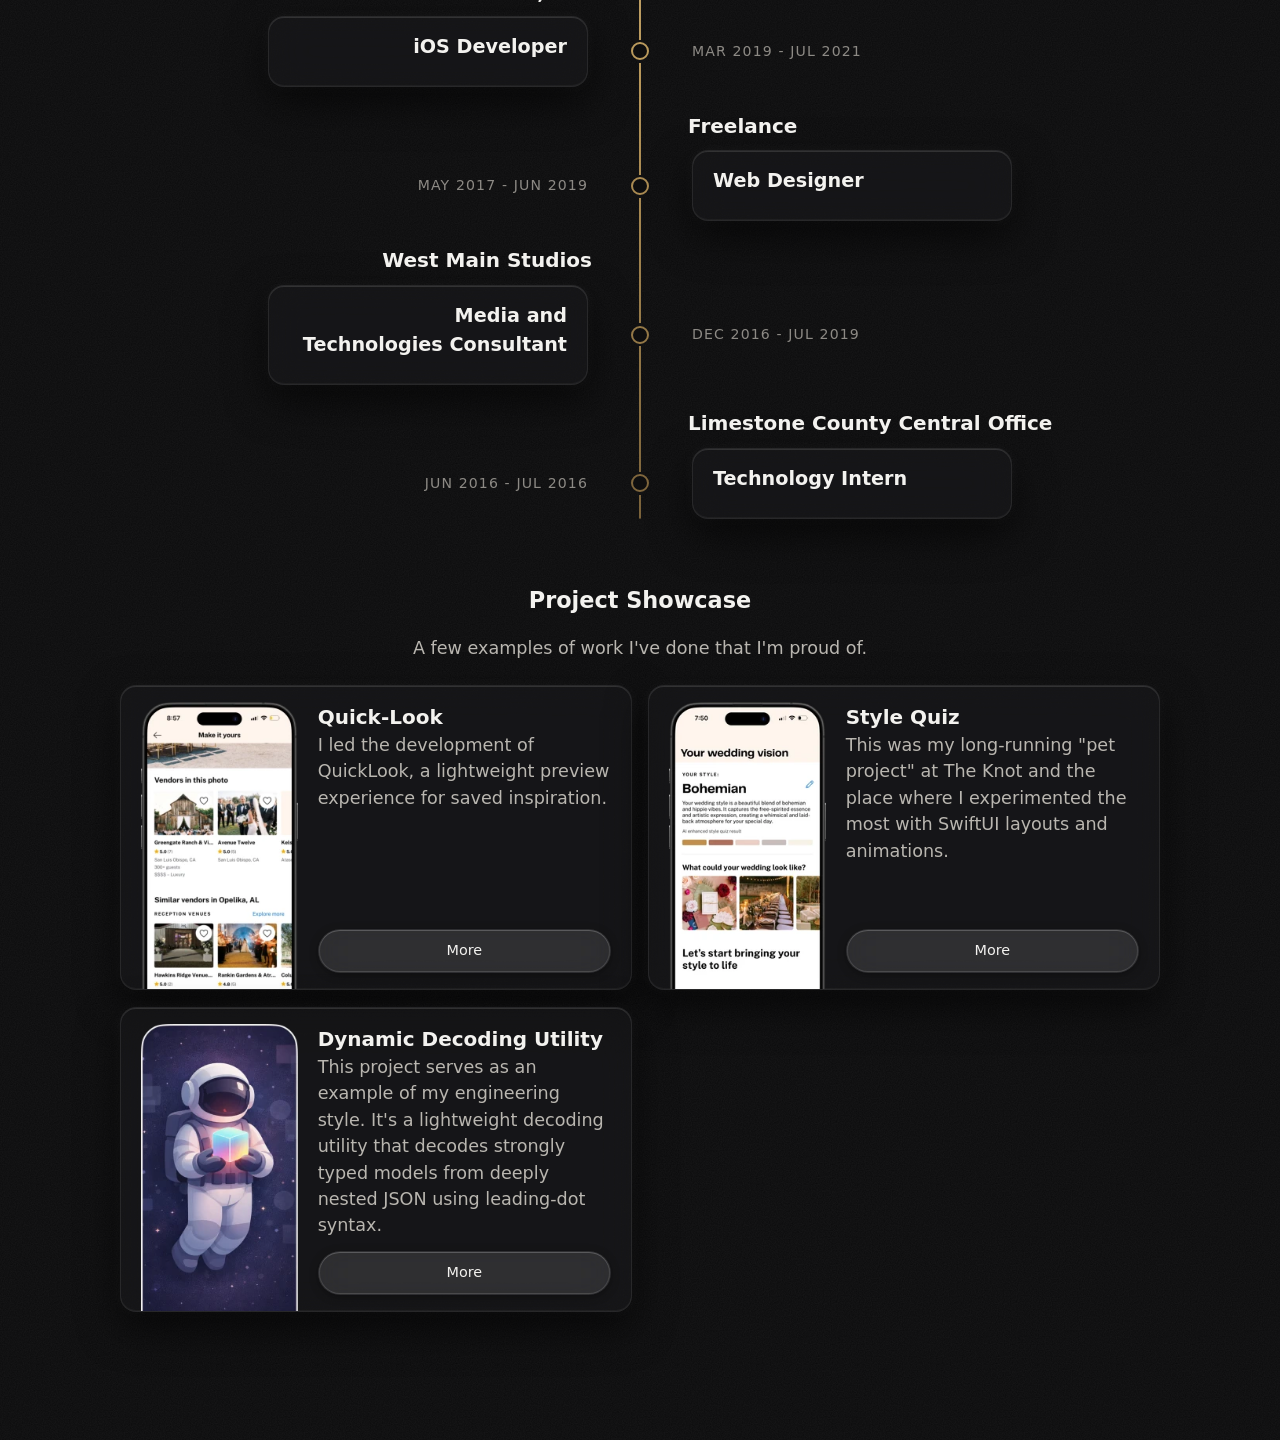
<file: work/the-knot-worldwide-ios-engineer/index.html>
<!DOCTYPE html><html lang="en-US"><head><meta charset="UTF-8"><!-- viewport-fit=cover: lets iOS report the home-indicator / notch insets to env(safe-area-inset-*)
         (they are 0 otherwise); dock.css, base.css and expanding-cards.css keep content clear of them. --><meta name="viewport" content="width=device-width, initial-scale=1, viewport-fit=cover"><script>
      // Reloading with a card open: keep the page hidden (except the open card) until
      // expanding-cards.js has restored the scroll position, so it doesn't jump.
      (function () {
        try {
          var state = window.history && window.history.state;
          if (state && state.cardExpanded) document.documentElement.classList.add('refreshing-expanded-card');
        } catch (e) {}
      })();
    </script><title>iOS Engineer at The Knot Worldwide - Bre Meyer</title><meta name="description" content="Spearheaded adoption of SwiftUI at The Knot by hosting lunch-and-learns and leading projects that set a consistent foundation for future features."><meta name="robots" content="index, follow, max-image-preview:large, max-snippet:-1, max-video-preview:-1"><link rel="canonical" href="https://bremeyer.dev/work/the-knot-worldwide-ios-engineer"><meta property="og:locale" content="en_US"><meta property="og:type" content="article"><meta property="og:title" content="iOS Engineer at The Knot Worldwide - Bre Meyer"><meta property="og:description" content="Spearheaded adoption of SwiftUI at The Knot by hosting lunch-and-learns and leading projects that set a consistent foundation for future features."><meta property="og:url" content="https://bremeyer.dev/work/the-knot-worldwide-ios-engineer"><meta property="og:site_name" content="Bre Meyer"><meta property="og:image" content="https://bremeyer.dev/og-image.png"><meta property="og:image:type" content="image/png"><meta property="og:image:width" content="1200"><meta property="og:image:height" content="630"><meta property="og:image:alt" content="Bre Meyer, Software Engineer"><meta name="twitter:card" content="summary_large_image"><meta name="twitter:image" content="https://bremeyer.dev/og-image.png"><meta name="twitter:image:alt" content="Bre Meyer, Software Engineer"><link rel="icon" href="/_astro/favicon-obsidian-trace.ChGJCXi0_2gOSKg.png" sizes="32x32"><link rel="icon" href="/_astro/favicon-obsidian-trace.ChGJCXi0_2skwxJ.png" sizes="192x192"><link rel="apple-touch-icon" href="/_astro/favicon-obsidian-trace.ChGJCXi0_ZIEBp8.png"><link rel="stylesheet" href="/_astro/Home.BZY39cuM.css"></head><body class="taffy-body"><div id="page" class="site"><main id="primary" class="site-main"><section><div id="about" class="dock-anchor"></div><section id="home" class="hero"><div class="hero-inner"><div class="hero-text"><h1 class="hero-name">Bre Meyer</h1><div class="about-intro"><p>I’m an iOS engineer based in the SF Bay Area. I’ve been building iOS apps for more than seven years, and I’m also a bit of a designer at heart. Good design is often more precise, and good engineering more creative, than either looks. When the two come together, form improves function and function improves form, and I genuinely love when I get to work at the intersection of both.</p><p>If you’re here from my résumé or LinkedIn, I’m glad you stopped by! A résumé is good at facts but loses the story behind them, so I made this site as a place to tell it. Every card on the timeline and in my projects opens up to the narrative behind it and gives context to what I took away from each experience.</p><p>When I’m not at the keyboard, I enjoy cuddling my cat and surfing the streets on my Onewheel. I’m always happy to connect on LinkedIn.</p></div><div class="about-socials"><a class="social-link" href="https://github.com/Bre-Meyer" target="_blank" rel="noopener" title="GitHub"><svg class="social-icon" viewBox="0 0 16 16" aria-hidden="true" focusable="false"><path d="M8 0C3.58 0 0 3.58 0 8c0 3.54 2.29 6.53 5.47 7.59.4.07.55-.17.55-.38 0-.19-.01-.82-.01-1.49-2.01.37-2.53-.49-2.69-.94-.09-.23-.48-.94-.82-1.13-.28-.15-.68-.52-.01-.53.63-.01 1.08.58 1.23.82.72 1.21 1.87.87 2.33.66.07-.52.28-.87.51-1.07-1.78-.2-3.64-.89-3.64-3.95 0-.87.31-1.59.82-2.15-.08-.2-.36-1.02.08-2.12 0 0 .67-.21 2.2.82.64-.18 1.32-.27 2-.27s1.36.09 2 .27c1.53-1.04 2.2-.82 2.2-.82.44 1.1.16 1.92.08 2.12.51.56.82 1.27.82 2.15 0 3.07-1.87 3.75-3.65 3.95.29.25.54.73.54 1.48 0 1.07-.01 1.93-.01 2.2 0 .21.15.46.55.38A8.01 8.01 0 0 0 16 8c0-4.42-3.58-8-8-8"></path></svg><span class="social-label">GitHub</span></a><span class="dot">•</span><a class="social-link" href="https://www.linkedin.com/in/bre-meyer-ios/" target="_blank" rel="noopener" title="LinkedIn"><svg class="social-icon" viewBox="0 0 16 16" aria-hidden="true" focusable="false"><path d="M0 1.146C0 .513.526 0 1.175 0h13.65C15.474 0 16 .513 16 1.146v13.708c0 .633-.526 1.146-1.175 1.146H1.175C.526 16 0 15.487 0 14.854zm4.943 12.248V6.169H2.542v7.225zm-1.2-8.212c.837 0 1.358-.554 1.358-1.248-.015-.709-.52-1.248-1.342-1.248S2.4 3.226 2.4 3.934c0 .694.521 1.248 1.327 1.248zm4.908 8.212V9.359c0-.216.016-.432.08-.586.173-.431.568-.878 1.232-.878.869 0 1.216.662 1.216 1.634v3.865h2.401V9.25c0-2.22-1.184-3.252-2.764-3.252-1.274 0-1.845.7-2.165 1.193v.025h-.016l.016-.025V6.169h-2.4c.03.678 0 7.225 0 7.225z"></path></svg><span class="social-label">LinkedIn</span></a><span class="dot">•</span><a class="social-link" href="mailto:hello@bremeyer.dev" target="_blank" rel="noopener" title="Email"><svg class="social-icon" viewBox="0 0 16 16" aria-hidden="true" focusable="false"><path d="M.05 3.555A2 2 0 0 1 2 2h12a2 2 0 0 1 1.95 1.555L8 8.414zM0 4.697v7.104l5.803-3.558zM6.761 8.83l-6.57 4.027A2 2 0 0 0 2 14h12a2 2 0 0 0 1.808-1.144l-6.57-4.027L8 9.586zm3.436-.586L16 11.801V4.697z"></path></svg><span class="social-label">Email</span></a></div></div><div class="hero-photo"><img decoding="async" src="/_astro/portrait.BxM1FwWP_Z1Y8ADj.webp" srcset="/_astro/portrait.BxM1FwWP_sXYWs.webp 220w, /_astro/portrait.BxM1FwWP_1M1gyx.webp 440w, /_astro/portrait.BxM1FwWP_Z1Y8ADj.webp 660w" sizes="220px" alt="Portrait of Bre Meyer"></div></div></section></section><div class="dock-shell"><nav class="floating-dock" aria-label="Section navigation"><div class="dock-indicator" aria-hidden="true"></div><a class="dock-link" href="#about">About</a><a class="dock-link" href="#career">Career</a><a class="dock-link" href="#projects">Projects</a></nav></div><section><div id="career" class="dock-anchor"></div><section class="work-timeline" id="career"><div class="section-header"><h2>Career Timeline</h2><p class="section-subtitle">My career journey so far. I started with early gigs in web development and IT before finding my niche in iOS development. Each role has been a stepping stone, teaching me new skills and shaping my approach to engineering.</p></div><div class="work-timeline-grid" id="work-timeline-root"><div class="work-timeline-shell has-expanded"><div class="work-rail-shell"><div class="work-timeline-rail"></div></div><div class="work-timeline-root"><section class="work-group align-left"><div class="work-group-header"><h3 class="work-group-title">Lyft</h3></div><div class="work-group-items"><div class="work-item align-left"><article class="work-card expanding-card" data-slug="lyft-ios-design-systems" data-details-loaded="1"><div class="expanding-card-content"><div class="work-card-header"><button type="button" class="expanding-card-close" aria-label="Close" inert>&lsaquo;</button><span class="work-card-role-alignment"><h3 class="work-card-role" id="card-title-lyft-ios-design-systems">Software Engineer, iOS Design Systems</h3></span></div><div class="work-card-subheader"><span class="work-card-subheader-text-alignment"><span class="work-card-subheader-text"><span class="work-card-company">Lyft</span><span class="work-card-sep"> │ </span><span class="work-card-dates">Mar 2026 - Aug 2026</span></span></span></div><div class="work-card-body"><div class="work-card-teaser"><p class="work-card-summary">Built accessible, reusable components and shared iOS infrastructure that helped product teams ship consistent experiences.</p><button type="button" class="work-card-more">More</button></div><div class="expanding-card-details"><p>
  At Lyft, I worked on the shared iOS component libraries that support product experiences across multiple apps, hundreds of modules, and dozens of teams. My job sat at the intersection of engineering, design, and accessibility: building foundations that feel straightforward at the call site while handling the complexity needed to work consistently at scale.
</p>
<p>
  A major part of my focus was Lyft’s SwiftUI migration. I designed SwiftUI component APIs that bridge existing UIKit implementations, giving feature teams a practical migration path without requiring disruptive call-site rewrites. That work involved thinking carefully about public API design, backward compatibility, design tokens, and how today’s bridge can leave room for a native SwiftUI implementation later.
</p>
<p>
  I also led accessibility improvements for shared components, with a particular focus on VoiceOver and Voice Control. Because a fix in the design system can improve every screen that consumes an affected component, I worked across teams to take issues from triage through implementation and merge, then validated that the result behaved well with assistive technologies.
</p>
<p>
  The infrastructure side was just as important as the component code. I worked with snapshot testing, Bazel, and cross-team tooling to make changes safer and easier to adopt. The part I enjoyed most was turning a need that appeared in one product surface into a resilient, well-documented foundation that could make the whole app ecosystem more consistent and accessible.
</p>
</div></div></div></article><div class="work-node"></div><div class="work-item-date">Mar 2026 - Aug 2026</div></div></div></section><section class="work-group align-right"><div class="work-group-header"><h3 class="work-group-title">The Knot Worldwide</h3></div><div class="work-group-items"><div class="work-item align-right"><div class="work-item-date">Apr 2024 - Oct 2025</div><div class="work-node"></div><article class="work-card expanding-card" data-slug="the-knot-worldwide-senior-ios-engineer" data-details-loaded="1"><div class="expanding-card-content"><div class="work-card-header"><button type="button" class="expanding-card-close" aria-label="Close" inert>&lsaquo;</button><span class="work-card-role-alignment"><h3 class="work-card-role" id="card-title-the-knot-worldwide-senior-ios-engineer">Senior iOS Engineer</h3></span></div><div class="work-card-subheader"><span class="work-card-subheader-text-alignment"><span class="work-card-subheader-text"><span class="work-card-company">The Knot Worldwide</span><span class="work-card-sep"> │ </span><span class="work-card-dates">Apr 2024 - Oct 2025</span></span></span></div><div class="work-card-body"><div class="work-card-teaser"><p class="work-card-summary">Stepped up as a senior, taking on project management and guiding architectural decisions for the iOS team.</p><button type="button" class="work-card-more">More</button></div><div class="expanding-card-details"><p>
  When I moved into the Senior role, the nature of my work shifted. I continued writing SwiftUI, but I was doing a lot more architectural thinking: how features should be structured, how data should flow, how to organize work across the team so that we weren’t constantly reinventing the wheel.
</p>
<p>
  I was highly involved in planning and scoping projects, working with product, design, engineering leads, backend, QA, and occasionally leadership when timelines or priorities were ambiguous. A non-trivial amount of my day became coordination: clarifying requirements, unblocking teammates, reviewing work, and making sure what we shipped was consistent with both user expectations and the larger technical direction of the app.
</p>
<p>
  A lot of this foundation came from work I did on the Style Quiz and Wedding Vision features. These projects stretched across multiple teams and disciplines, and were long-running efforts that evolved over time. I cared about them not just because they were flashy and user-facing, but because they were technically ambitious and forced us to solve real architectural problems.
</p>
<p>
  I spent a significant amount of time translating messy product requirements into something the engineering team could reasonably execute. That meant helping define the technical strategy for each phase, breaking work into milestones, documenting assumptions, and staying closely aligned with backend so the data that powered the feature actually reflected what the UI needed.
</p>
<p>
  I also continued to help level up the team. By this time, SwiftUI adoption was no longer an experiment. Every new feature in the app was being built with it, and people were confident doing so independently. I was often reviewing code, helping people troubleshoot edge cases, and exploring ways to improve performance, testability, and consistency in our approach.
</p>
<p>
  I didn’t have a formal management role, but a lot of my work involved people, not just code: mentoring, teaching, unblocking, facilitating tough conversations when priorities changed, and advocating for better engineering practices when scope or timelines threatened to undermine technical quality.
</p>
<p>
  Looking back, the coolest part isn’t just that we shipped ambitious features. It’s that the team culture shifted to one where engineering collaboration, architectural thinking, and shared ownership became normal. The stuff I helped set up lived beyond the work I personally did.
</p>
</div></div></div></article></div><div class="work-item align-right is-expanded"><div class="work-item-date">Nov 2021 - Apr 2024</div><div class="work-node"></div><article class="work-card expanding-card is-expanded" data-slug="the-knot-worldwide-ios-engineer" data-details-loaded="1"><div class="expanding-card-content"><div class="work-card-header"><button type="button" class="expanding-card-close" aria-label="Close">&lsaquo;</button><span class="work-card-role-alignment"><h3 class="work-card-role" id="card-title-the-knot-worldwide-ios-engineer">iOS Engineer</h3></span></div><div class="work-card-subheader"><span class="work-card-subheader-text-alignment"><span class="work-card-subheader-text"><span class="work-card-company">The Knot Worldwide</span><span class="work-card-sep"> │ </span><span class="work-card-dates">Nov 2021 - Apr 2024</span></span></span></div><div class="work-card-body"><div class="work-card-teaser"><p class="work-card-summary">Spearheaded adoption of SwiftUI at The Knot by hosting lunch-and-learns and leading projects that set a consistent foundation for future features.</p><button type="button" class="work-card-more">More</button></div><div class="expanding-card-details"><p>
  I joined The Knot Worldwide as part of a small iOS team that was beginning to explore SwiftUI but hadn’t fully committed to it yet. A lot of the app’s core UI was still UIKit, and most people were familiar and comfortable with that stack. I naturally leaned into SwiftUI early, mostly because I was excited about declarative patterns and the potential for the team to move faster without wrestling with the old view layer.
</p>
<p>
  Most of my time at this stage revolved around building new features in SwiftUI while designing them in a way that made it easier for others to adopt. I spent a lot of energy on reusable components, consistent patterns, and technical documentation that helped demystify what SwiftUI was actually doing under the hood. I jokingly became the “SwiftUI hype person” of the team, not just advocating for the framework but making sure it actually worked in our codebase and wasn’t just a shiny toy.
</p>
<p>
  One of the first major features I worked on was related to helping couples visualize and articulate the style of their wedding. The technical challenge was blending a visually rich UI with a flow that felt bite-sized and approachable, while also capturing structured data the backend could work with. It started as a standalone feature, but it ended up becoming foundational for other parts of the app.
</p>
<p>
  Along the way, I realized most people on the team wanted to learn SwiftUI, but they needed a low-pressure way to do it. So I started hosting casual “code along” sessions, sharing internal examples, and pairing with teammates to help them build their first screens in SwiftUI. None of this was mandated, just something that made work more enjoyable for all of us and helped move the team forward.
</p>
<p>
  By the time I was promoted, I wasn’t just writing SwiftUI. I was building the patterns that helped everyone else write it too.
</p>
</div></div></div></article></div></div></section><section class="work-group align-left"><div class="work-group-header"><h3 class="work-group-title">OCV, LLC</h3></div><div class="work-group-items"><div class="work-item align-left"><article class="work-card expanding-card" data-slug="ocv-llc-ios-developer" data-details-loaded="1"><div class="expanding-card-content"><div class="work-card-header"><button type="button" class="expanding-card-close" aria-label="Close" inert>&lsaquo;</button><span class="work-card-role-alignment"><h3 class="work-card-role" id="card-title-ocv-llc-ios-developer">iOS Developer</h3></span></div><div class="work-card-subheader"><span class="work-card-subheader-text-alignment"><span class="work-card-subheader-text"><span class="work-card-company">OCV, LLC</span><span class="work-card-sep"> │ </span><span class="work-card-dates">Mar 2019 - Jul 2021</span></span></span></div><div class="work-card-body"><div class="work-card-teaser"><p class="work-card-summary">Pivoted into mobile development, taking ownership of major features and mentoring a junior dev.</p><button type="button" class="work-card-more">More</button></div><div class="expanding-card-details"><p>
  At OCV, I really dove headfirst into iOS development. We were a small team building white-label apps for municipal organizations, including fire departments, police departments, and a few schools. Because we were supporting over 350 apps from a single codebase, I got used to juggling a lot of responsibilities really quickly.
</p>
<p>
  One of the coolest projects I handled was building a COVID wellness check feature right in the thick of the pandemic. It was probably one of my first big end-to-end features where I owned the whole thing, from designing the flow to implementing the UI and logic. The idea was to let each client customize their own questionnaire and generate a daily badge if the user passed the check. It was a mix of quick iteration and making sure the feature could be tailored to different needs, and it definitely leveled up my problem-solving skills.
</p>
<p>
  Another project that stands out was the Narcan administration feature. That one taught me a ton about creating a flexible, step-by-step flow that could adapt to different user inputs, like guiding someone through CPR steps and looping back if needed. It was a real crash course in building user-friendly, life-saving flows.
</p>
<p>
  On top of the technical work, I also got to mentor a junior engineer for the first time. At first, I tried letting her learn on her own with tutorials, but I realized pretty quickly that being hands-on was way more effective. I ended up having her sit next to me and walk through the code together, explaining my decisions out loud and then letting her take over bits of the code. That approach not only helped her get comfortable but also taught me a lot about how to be a better mentor.
</p>
<p>
  In the end, OCV was where I learned to juggle a ton of roles at once, from iOS development to making small product decisions and mentoring a teammate. It was a huge growth period for me, and I left with a whole new level of confidence in both my technical and leadership skills.
</p>
</div></div></div></article><div class="work-node"></div><div class="work-item-date">Mar 2019 - Jul 2021</div></div></div></section><section class="work-group align-right"><div class="work-group-header"><h3 class="work-group-title">Freelance</h3></div><div class="work-group-items"><div class="work-item align-right"><div class="work-item-date">May 2017 - Jun 2019</div><div class="work-node"></div><article class="work-card expanding-card" data-slug="freelance-web-designer" data-details-loaded="1"><div class="expanding-card-content"><div class="work-card-header"><button type="button" class="expanding-card-close" aria-label="Close" inert>&lsaquo;</button><span class="work-card-role-alignment"><h3 class="work-card-role" id="card-title-freelance-web-designer">Web Designer</h3></span></div><div class="work-card-subheader"><span class="work-card-subheader-text-alignment"><span class="work-card-subheader-text"><span class="work-card-company">Freelance</span><span class="work-card-sep"> │ </span><span class="work-card-dates">May 2017 - Jun 2019</span></span></span></div><div class="work-card-body"><div class="work-card-teaser"><p class="work-card-summary">Built up my technical chops designing affordable websites and logos for local businesses.</p><button type="button" class="work-card-more">More</button></div><div class="expanding-card-details"><p>
  Before I even jumped fully into iOS development, I got my start doing a bit of freelance web design under my own little brand, BreMeyer.tech. It was basically me, a CorelDRAW install, and a lot of gumption helping a handful of local businesses get online. I designed their logos, set up their hosting, and built out simple WordPress sites to give them a web presence.
</p>
<p>
  Honestly, it was mostly about getting my hands dirty and learning how to deal with real clients, even if it was just a few of them. They didn’t need anything fancy, and I wasn’t charging much. It was more about offering them a budget-friendly way to get online while I got to practice real-world skills. Plus, it gave me something to point to when I eventually applied for my first “official” development job at OCV.
</p>
<p>
  It might have been a small start, but it was a great intro to what it means to build something that actually goes live and helps people, and it definitely planted the seed for everything I’ve done since.
</p>
</div></div></div></article></div></div></section><section class="work-group align-left"><div class="work-group-header"><h3 class="work-group-title">West Main Studios</h3></div><div class="work-group-items"><div class="work-item align-left"><article class="work-card expanding-card" data-slug="west-main-media-consultant" data-details-loaded="1"><div class="expanding-card-content"><div class="work-card-header"><button type="button" class="expanding-card-close" aria-label="Close" inert>&lsaquo;</button><span class="work-card-role-alignment"><h3 class="work-card-role" id="card-title-west-main-media-consultant">Media and Technologies Consultant</h3></span></div><div class="work-card-subheader"><span class="work-card-subheader-text-alignment"><span class="work-card-subheader-text"><span class="work-card-company">West Main Studios</span><span class="work-card-sep"> │ </span><span class="work-card-dates">Dec 2016 - Jul 2019</span></span></span></div><div class="work-card-body"><div class="work-card-teaser"><p class="work-card-summary">Revamped a dance studio’s tech and design from their website to their AV booth.</p><button type="button" class="work-card-more">More</button></div><div class="expanding-card-details"><p>
  At West Main Studios, I wore a lot of hats that blended tech and creativity. The studio needed someone who could handle a range of technical and design tasks, and I was more than happy to dive in. I revamped their website from the ground up, transforming it from something pretty clunky into a clean, professional, and user-friendly site. Along the way, I also redesigned their logo into a scalable vector format, so it looked great on everything from their signage to their recital t-shirts.
</p>
<p>
  In addition to the website and logo work, I did a lot of behind-the-scenes tech and media tasks. I edited audio tracks and their metadata for their recitals, created image projections, and even designed those recital t-shirts. During the actual recitals, I was up in the AV booth helping run the show and making sure everything went smoothly.
</p>
<p>
  Basically, I was the go-to person for anything tech or media related, and it was a fantastic experience in juggling a bunch of creative and technical roles at once. It also helped me build connections that led to more freelance work down the road, which was a nice bonus.
</p>
</div></div></div></article><div class="work-node"></div><div class="work-item-date">Dec 2016 - Jul 2019</div></div></div></section><section class="work-group align-right"><div class="work-group-header"><h3 class="work-group-title">Limestone County Central Office</h3></div><div class="work-group-items"><div class="work-item align-right"><div class="work-item-date">Jun 2016 - Jul 2016</div><div class="work-node"></div><article class="work-card expanding-card" data-slug="limestone-county-technology-intern" data-details-loaded="1"><div class="expanding-card-content"><div class="work-card-header"><button type="button" class="expanding-card-close" aria-label="Close" inert>&lsaquo;</button><span class="work-card-role-alignment"><h3 class="work-card-role" id="card-title-limestone-county-technology-intern">Technology Intern</h3></span></div><div class="work-card-subheader"><span class="work-card-subheader-text-alignment"><span class="work-card-subheader-text"><span class="work-card-company">Limestone County Central Office</span><span class="work-card-sep"> │ </span><span class="work-card-dates">Jun 2016 - Jul 2016</span></span></span></div><div class="work-card-body"><div class="work-card-teaser"><p class="work-card-summary">Got my start in tech by keeping the county’s website running and providing IT support to the superintendent.</p><button type="button" class="work-card-more">More</button></div><div class="expanding-card-details"><p>
  My very first foray into the tech world was as a Technology Intern at the Limestone County Central Office. It was a short gig, just a couple of months, but it was my first experience actually getting paid to do tech stuff. I got to maintain the school county’s website, provide IT support to the superintendent, and even help put together a slick PowerPoint presentation for him.
</p>
<p>
  It might have been a small role, but it gave me my first taste of what it was like to work in a real tech environment. It was also where I learned that I really enjoyed making things more user-friendly and that I had a knack for smoothing out tech headaches for other people. It’s a small piece of the puzzle, but it’s definitely part of the journey that eventually led me into the world of mobile development.
</p>
</div></div></div></article></div></div></section></div></div></div></section></section><section><div id="projects" class="dock-anchor"></div><div class="section projects" id="projects-section"><div class="section-header"><h2>Project Showcase</h2><p class="section-subtitle">A few examples of work I&#39;ve done that I&#39;m proud of.</p></div><div class="projects-grid"><article class="project-card expanding-card" data-slug="quick-look" data-details-loaded="1"><div class="expanding-card-content"><div class="project-card-header"><button type="button" class="expanding-card-close" aria-label="Close" inert>&lsaquo;</button><span class="project-title-alignment"><h3 class="project-title" id="card-title-quick-look">Quick-Look</h3></span></div><div class="project-thumbnail-image-container"><img class="project-thumbnail-image" src="/_astro/quick-look-thumb.DLb5205T_Z2jYD7H.webp" srcset="/_astro/quick-look-thumb.DLb5205T_Z1kqE4b.webp 120w, /_astro/quick-look-thumb.DLb5205T_Z1Er39n.webp 160w, /_astro/quick-look-thumb.DLb5205T_1LMU3f.webp 200w, /_astro/quick-look-thumb.DLb5205T_Z9y0FE.webp 240w, /_astro/quick-look-thumb.DLb5205T_Z27vzna.webp 320w, /_astro/quick-look-thumb.DLb5205T_13pBz1.webp 400w, /_astro/quick-look-thumb.DLb5205T_ZeKJn8.webp 460w, /_astro/quick-look-thumb.DLb5205T_eUvpv.webp 520w, /_astro/quick-look-thumb.DLb5205T_Z1I23h0.webp 600w, /_astro/quick-look-thumb.DLb5205T_Z2jYD7H.webp 633w" sizes="(max-width: 820px) min(250px, calc((100vw - 90px) * 0.4167)), (max-width: 879px) 250px, 200px" alt="Quick-Look" loading="lazy"></div><div class="project-card-body"><p class="project-copy">I led the development of QuickLook, a lightweight preview experience for saved inspiration.</p><div class="expanding-card-details"><figure class="project-detail-hero project-detail-hero--device"><img src="/_astro/quick-look-thumb.DLb5205T_Z2jYD7H.webp" srcset="/_astro/quick-look-thumb.DLb5205T_2eEItg.webp 80w, /_astro/quick-look-thumb.DLb5205T_Z1kqE4b.webp 120w, /_astro/quick-look-thumb.DLb5205T_Z1Er39n.webp 160w, /_astro/quick-look-thumb.DLb5205T_1LMU3f.webp 200w, /_astro/quick-look-thumb.DLb5205T_Z9y0FE.webp 240w, /_astro/quick-look-thumb.DLb5205T_Z2uUU2c.webp 280w, /_astro/quick-look-thumb.DLb5205T_UIvzS.webp 300w, /_astro/quick-look-thumb.DLb5205T_Z27vzna.webp 320w, /_astro/quick-look-thumb.DLb5205T_Z2nOlCB.webp 360w, /_astro/quick-look-thumb.DLb5205T_13pBz1.webp 400w, /_astro/quick-look-thumb.DLb5205T_1MbisK.webp 480w, /_astro/quick-look-thumb.DLb5205T_Z26rnV2.webp 560w, /_astro/quick-look-thumb.DLb5205T_Z2jYD7H.webp 633w" sizes="(max-width: 820px) calc((100vw - 66px) * 0.2924), 141px" alt="Quick-Look on an iPhone: a saved inspiration photo with the vendors in it." loading="lazy" decoding="async"></figure><div class="project-detail">
  <p>
    QuickLook is a production feature I led end-to-end at The Knot Worldwide, from planning and technical coordination through development and launch. The feature shipped to millions of users and resulted in a 1.7% lift in couple bookings, making it one of the most impactful projects I’ve worked on.
  </p>
  <p>
    As the engineering lead, a significant part of my role was project planning and task breakdown. In earlier projects, I typically planned work from a purely engineering perspective, mapping out components, architecture, and implementation details up front. While that approach ensured technical clarity, it often required a large upfront investment and didn’t always translate cleanly to product or QA workflows.
  </p>
  <p>
    For QuickLook, I intentionally tried a different approach: splitting work into user stories instead of technical tasks. Each ticket was written from the user’s perspective with concrete, testable acceptance criteria (for example, “When a user taps the Quick Look button, the app navigates to a new page”). This made scope clearer for cross-functional partners and ensured that QA could validate behavior without needing deep implementation context. I also explicitly accounted for edge cases like loading, error, and empty states to avoid late surprises.
  </p>
  <p>
    Once the user stories were defined, I reviewed them through a technical lens to identify work that required larger infrastructural changes, such as introducing a coordinator layer to handle navigation. Those efforts were split into developer-only blocking tickets, allowing the user-facing stories to remain focused while still unblocking the necessary groundwork.
  </p>
  <p>
    What I learned from this project is that leading with user-centric planning significantly improved clarity and velocity, especially for QA and product alignment. That said, the lighter upfront technical planning did result in some mid-development discussions around implementation details. In hindsight, I’ve found the best balance is a hybrid approach: starting from user stories, but pairing them with just enough technical scaffolding to reduce ambiguity.
  </p>
  <p>
    I’m proud to showcase QuickLook because it’s a real, shipped feature in a widely used app with measurable business impact. Just as importantly, it represents a hands-on learning experience in technical leadership, project planning, and adapting my process to better support both developers and cross-functional partners.
  </p>
  <div class="project-detail-access">
    <h4 class="project-detail-access-title">How to access it:</h4>
    <p>
      After downloading the app (link below), create an account and log in.
    </p>
    <ul>
      <li>After logging in, tap the heart icon on the home screen to go to your Favorites.</li>
      <li>Favorite at least one item from the carousels if the page is empty.</li>
      <li>Items that support QuickLook show a sparkly magnifying glass icon on their thumbnail. Tapping that icon opens the QuickLook view.</li>
    </ul>
  </div>
  <div class="project-detail-actions">
    <a
      class="project-detail-cta"
      href="https://apps.apple.com/us/app/the-knot-wedding-planner/id457941553"
      target="_blank"
      rel="noopener noreferrer"
    >
      View The Knot on the App Store
    </a>
  </div>
</div>
</div><a class="project-cta" href="/projects/quick-look">More</a></div></div></article><article class="project-card expanding-card" data-slug="style-quiz" data-details-loaded="1"><div class="expanding-card-content"><div class="project-card-header"><button type="button" class="expanding-card-close" aria-label="Close" inert>&lsaquo;</button><span class="project-title-alignment"><h3 class="project-title" id="card-title-style-quiz">Style Quiz</h3></span></div><div class="project-thumbnail-image-container"><img class="project-thumbnail-image" src="/_astro/style-quiz-thumb.Cs3UAAxS_2cCoyL.webp" srcset="/_astro/style-quiz-thumb.Cs3UAAxS_H3BnD.webp 120w, /_astro/style-quiz-thumb.Cs3UAAxS_Z77yfN.webp 160w, /_astro/style-quiz-thumb.Cs3UAAxS_ZrPUp.webp 200w, /_astro/style-quiz-thumb.Cs3UAAxS_Zj6Den.webp 240w, /_astro/style-quiz-thumb.Cs3UAAxS_Z11C6xq.webp 320w, /_astro/style-quiz-thumb.Cs3UAAxS_27uoG4.webp 400w, /_astro/style-quiz-thumb.Cs3UAAxS_Z1o6J1k.webp 460w, /_astro/style-quiz-thumb.Cs3UAAxS_ZFfphW.webp 520w, /_astro/style-quiz-thumb.Cs3UAAxS_Z1nKRB0.webp 600w, /_astro/style-quiz-thumb.Cs3UAAxS_2cCoyL.webp 633w" sizes="(max-width: 820px) min(250px, calc((100vw - 90px) * 0.4167)), (max-width: 879px) 250px, 200px" alt="Style Quiz" loading="lazy"></div><div class="project-card-body"><p class="project-copy">This was my long-running &quot;pet project&quot; at The Knot and the place where I experimented the most with SwiftUI layouts and animations.</p><div class="expanding-card-details"><figure class="project-detail-hero project-detail-hero--device"><img src="/_astro/style-quiz-thumb.Cs3UAAxS_2cCoyL.webp" srcset="/_astro/style-quiz-thumb.Cs3UAAxS_Z2PztF.webp 80w, /_astro/style-quiz-thumb.Cs3UAAxS_H3BnD.webp 120w, /_astro/style-quiz-thumb.Cs3UAAxS_Z77yfN.webp 160w, /_astro/style-quiz-thumb.Cs3UAAxS_ZrPUp.webp 200w, /_astro/style-quiz-thumb.Cs3UAAxS_Zj6Den.webp 240w, /_astro/style-quiz-thumb.Cs3UAAxS_ZTQEDd.webp 280w, /_astro/style-quiz-thumb.Cs3UAAxS_dNx0w.webp 300w, /_astro/style-quiz-thumb.Cs3UAAxS_Z11C6xq.webp 320w, /_astro/style-quiz-thumb.Cs3UAAxS_20OGlF.webp 360w, /_astro/style-quiz-thumb.Cs3UAAxS_27uoG4.webp 400w, /_astro/style-quiz-thumb.Cs3UAAxS_2qDKeE.webp 480w, /_astro/style-quiz-thumb.Cs3UAAxS_Z1h0qGM.webp 560w, /_astro/style-quiz-thumb.Cs3UAAxS_2cCoyL.webp 633w" sizes="(max-width: 820px) calc((100vw - 66px) * 0.2924), 141px" alt="The Style Quiz on an iPhone." loading="lazy" decoding="async"></figure><h3>
  Building My First Production SwiftUI Feature at The Knot
</h3>
<p>
  The Style Quiz was the first major feature where I really got to push SwiftUI into a UIKit-heavy codebase at The Knot. Honestly, it became the project where I learned, experimented, broke things, fixed things, and gradually shaped the patterns I’d use across the rest of my time on the team.
</p>
<p>
  When I picked up the feature, it had already gone through a couple of reskins and reworks over the years. My version started as a fairly simple swipe-through questionnaire, but the more I worked on it, the more it evolved into a proving ground for SwiftUI patterns, architectural experiments, and reusable components that eventually made their way into other parts of the app.
</p>
⸻
<h3>
  Introducing SwiftUI into a UIKit World
</h3>
<p>
  The Knot’s iOS app was almost entirely UIKit at the time, and SwiftUI was still new to the company. Integrating it wasn’t as simple as dropping in a few views. You had to think about how it talked to UIKit navigation, what controlled what, and how state flowed between the two worlds.
</p>
<p>
  The first challenge was navigation. Because the Style Quiz lived inside an existing UIKit flow, I had to wrap SwiftUI screens inside hosting controllers that played nicely with UIKit while still letting me build the quiz UI declaratively. At the time, our patterns for this were still evolving, so I had to invent a few along the way. Some were messy in retrospect, but they all taught me valuable lessons about UIKit/SwiftUI boundaries.
</p>
<p>
  Handling dynamic actions coming back from SwiftUI was another hurdle. When a user made a choice on a SwiftUI screen, UIKit needed to know which next screen to show, how to structure the flow, and how to pass data along cleanly. Early on, that part of the architecture got tangled pretty fast, but each reskin gave me a chance to clean it up, abstract it, or replace the janky parts with something more maintainable.
</p>
⸻
<h3>
  The Architecture: A Study in Iteration
</h3>
<p>
  If you looked at the Style Quiz architecture over time, you’d be able to see my growth as an engineer in real time.
</p>
<p>
  My early implementation leaned heavily on UIKit coordinators pushing hosting controllers with closures and enums describing “next steps.” It wasn’t pretty, but it worked. Later, as I rewrote and reskinned the feature multiple times, I gradually refactored it toward a more MVVM-inspired pattern: view models driving SwiftUI views, coordinators handling flow, and cleaner boundaries between presentation and logic.
</p>
<p>
  Each iteration was an opportunity to revisit past decisions, fix the brittle parts, and try new patterns. I didn’t get everything right. I had experiments that aged poorly within a few months, but that willingness to iterate ended up shaping the foundation for the architecture patterns I later helped introduce at a team-wide level.
</p>
⸻
<h3>
  Reusable Components That Lived Beyond the Quiz
</h3>
<p>
  One of the most satisfying parts of this project was building components that ended up being used all over the app.
</p>
<h4>
  Masonry Grid Layout
</h4>
<p>
  One reskin introduced a layout that needed a Pinterest-style two-column masonry grid. I ended up building a custom SwiftUI layout that handled variable heights, dynamic content, and smooth scrolling. That component later became a key part of the revamped onboarding experience and other style-based flows, and the team has continued using masonry patterns inspired by it.
</p>
<h4>
  Progress Bar Style
</h4>
<p>
  The Style Quiz needed a custom progress bar that matched the visual brand. I turned it into a reusable progress style, and from there it started popping up everywhere: onboarding, RSVP flows, multi-step forms, and basically anything with a numbered sequence.
</p>
<h4>
  Hosting Controller Patterns
</h4>
<p>
  Before we had official conventions, I built a custom “union-compatible” hosting controller that handled some of the quirks between UIKit navigation and SwiftUI screens. It wasn’t glamorous, but it became a go-to wrapper for a while until a new team formalized the approach.
</p>
<p>
  Even components I didn’t build for the quiz originally, like my CachedWebImage view, wound up being used in it because it became the team’s standard for displaying web images in SwiftUI.
</p>
⸻
<h3>
  Team Impact and SwiftUI Adoption
</h3>
<p>
  Style Quiz was also the first feature where I started showing the team that SwiftUI could work in production. I was still early in my SwiftUI journey, but I shared everything I learned: what worked, what didn’t, how state flowed, where UIKit still needed to step in, and how we could make SwiftUI screens play nicely within existing flows.
</p>
<p>
  I hosted code-alongs, built examples, and answered questions practically every day. People were excited, and my manager encouraged me to keep pushing those learnings team-wide. Over time, Style Quiz became one of the internal “reference points” for how real features could be built using SwiftUI.
</p>
⸻
<h3>
  What This Project Taught Me
</h3>
<p>
  Looking back, Style Quiz was where I learned how to ship SwiftUI at scale, not just build cute prototypes.
</p>
<p>
  It taught me how to:
  <ul>
  <li>evaluate architectures and refactor them over time </li>
  <li>gracefully bridge SwiftUI and UIKit</li>
  <li>create reusable components that scale across multiple features</li>
  <li>debug “invisible” state bugs and navigation oddities</li>
  <li>embrace iteration instead of trying to design everything perfectly upfront</li>
  <li>teach others what I was learning and help them navigate the same patterns</li>
  </ul>
</p>
<p>
  Professionally, it was the project that helped me grow past “the person excited about SwiftUI” into someone who could actually build with it in production, share the knowledge, and shape how our team approached new features.
</p>
<div class="project-detail-access">
  <h4 class="project-detail-access-title">How to access it:</h4>
  <p>
    After downloading the app (link below), create an account and log in. Depending on the experiment bucket, the Style Quiz can be found in one of a few places:
  </p>
  <ul>
    <li>Tap the heart icon on the home screen, then look for a banner prompting you to "Find your style."</li>
    <li>Tap the Planning tab; one of the fan options should be Style Quiz.</li>
    <li>On the home screen, some users also see a "Find your vibe" task card that opens a view with a link to the quiz.</li>
  </ul>
</div>
<div class="project-detail-actions">
  <a
    class="project-detail-cta"
    href="https://apps.apple.com/us/app/the-knot-wedding-planner/id457941553"
    target="_blank"
    rel="noopener noreferrer"
  >
    View The Knot on the App Store
  </a>
</div>
</div><a class="project-cta" href="/projects/style-quiz">More</a></div></div></article><article class="project-card expanding-card" data-slug="dynamic-decoding-utility" data-details-loaded="1"><div class="expanding-card-content"><div class="project-card-header"><button type="button" class="expanding-card-close" aria-label="Close" inert>&lsaquo;</button><span class="project-title-alignment"><h3 class="project-title" id="card-title-dynamic-decoding-utility">Dynamic Decoding Utility</h3></span></div><div class="project-thumbnail-image-container"><img class="project-thumbnail-image" src="/_astro/dynamic-decoding-utility-thumb.D1QzZLed_Z1kXuo6.webp" srcset="/_astro/dynamic-decoding-utility-thumb.D1QzZLed_Z1K7RLI.webp 120w, /_astro/dynamic-decoding-utility-thumb.D1QzZLed_Z6VNAA.webp 160w, /_astro/dynamic-decoding-utility-thumb.D1QzZLed_Z1seHxv.webp 200w, /_astro/dynamic-decoding-utility-thumb.D1QzZLed_1yeMzh.webp 240w, /_astro/dynamic-decoding-utility-thumb.D1QzZLed_lDHsm.webp 320w, /_astro/dynamic-decoding-utility-thumb.D1QzZLed_DwRGz.webp 400w, /_astro/dynamic-decoding-utility-thumb.D1QzZLed_1s1QQ1.webp 460w, /_astro/dynamic-decoding-utility-thumb.D1QzZLed_Z2m0GzR.webp 520w, /_astro/dynamic-decoding-utility-thumb.D1QzZLed_Z1kXuo6.webp 583w" sizes="(max-width: 820px) min(250px, calc((100vw - 90px) * 0.4167)), (max-width: 879px) 250px, 200px" alt="Dynamic Decoding Utility" loading="lazy"></div><div class="project-card-body"><p class="project-copy">This project serves as an example of my engineering style. It&#39;s a lightweight decoding utility that decodes strongly typed models from deeply nested JSON using leading-dot syntax.</p><div class="expanding-card-details"><figure class="project-detail-hero project-detail-hero--image"><img src="/_astro/dynamic-decoding-utility-hero.DoR9LSLx_1yfSBf.webp" srcset="/_astro/dynamic-decoding-utility-hero.DoR9LSLx_ZuudjN.webp 640w, /_astro/dynamic-decoding-utility-hero.DoR9LSLx_17XOKu.webp 800w, /_astro/dynamic-decoding-utility-hero.DoR9LSLx_1o8eQ6.webp 1040w, /_astro/dynamic-decoding-utility-hero.DoR9LSLx_TBi7w.webp 1280w, /_astro/dynamic-decoding-utility-hero.DoR9LSLx_1yfSBf.webp 1536w" sizes="(max-width: 820px) calc(100vw - 66px), 780px" alt="Dynamic Decoding Utility article header image." loading="lazy" decoding="async"></figure><div class="project-detail">
  <p>
    Because most of my professional work lives in proprietary production code, this project serves as a public, inspectable example of my Swift engineering style. It was built during “10% time” at The Knot and is intentionally small and heavily documented.
  </p>
  <p>
    The motivation came from a recurring frustration: large JSON payloads where the data I actually cared about was buried several levels deep. Decoding even a small piece of that data often required building full model trees or multiple CodingKey enums just to reach one nested value. The resulting code felt noisy, and overly coupled to the shape of the payload.
  </p>
  <p>
    My goal was to make this process simpler and more ergonomic. Ideally, I wanted to be able to call a decode function directly on JSONDecoder, pass in a target type and a path, and have the decoder traverse the JSON for me without requiring me to define or care about the structure of every intermediate level. I specifically wanted the API to feel natural in Swift, using leading-dot syntax to describe the path.
  </p>
  <p>
    To support this, I built a custom JSONDecoder extension backed by a lightweight intermediary type responsible for tree traversal. I initially explored a struct-based approach, but while working through keyed vs. unkeyed containers and string vs. integer keys, I ran into complexity around mismatched containers and invalid key types. That friction led to an important realization: the intermediary itself should be an enum, with cases for the container types and associated values representing the keys. This design ensures that keys and containers always stay in sync, eliminating an entire class of errors.
  </p>
  <p>
    For traversal, I took inspiration from SwiftUI’s view and modifier system, where each modifier returns a new view instance. I applied the same idea here: each step along the decoding path returns a new instance of the decoding container, carrying forward the accumulated traversal state. While the concept is abstract, the result is both lightweight and composable, with the entire implementation coming in under 200 lines of code (including documentation).
  </p>
  <p>
    To make the API feel natural to use, I leveraged @dynamicMemberLookup, allowing arbitrary paths to be expressed using dot syntax. Under the hood, this is powered by a DynamicDecodingKey that conforms to CodingKey but can be initialized with any string, making it possible to decode values for arbitrary keys without predefining enums. This piece is what gives the utility its flexibility and reusability.
  </p>
  <p>
    The end result is a decoding extension that can extract strongly typed models from deeply nested JSON while remaining completely agnostic to the shape and structure of the data along the way. I have plans to extend this approach further to support key-path decoding directly on decoding containers, but that work is still in progress.
  </p>
  <p>
    If you download the included Swift playground, you can explore interactive, runnable examples embedded directly in formatted documentation and experiment with the API yourself.
  </p>
  <div class="project-detail-actions">
    <a
      class="project-detail-cta"
      href="https://github.com/Bre-Meyer/DynamicDecoding"
      target="_blank"
      rel="noopener noreferrer"
    >
      View on GitHub
    </a>
  </div>
</div>
</div><a class="project-cta" href="/projects/dynamic-decoding-utility">More</a></div></div></article></div></div></section><script>(function(){const cardUrlStyle = "path";

      // /#<slug> links (the old site's card URLs): open that card right away, before first paint,
      // exactly like the old site did when it built the cards. With path URLs the address is
      // first rewritten to the card's own page (/work/<slug>, /projects/<slug>).
      (function () {
        var slug = window.location.hash.replace('#', '');
        if (!slug) return;
        if (cardUrlStyle === 'path' && window.location.pathname !== '/') return;
        var cards = document.querySelectorAll('.expanding-card');
        for (var i = 0; i < cards.length; i++) {
          var card = cards[i];
          if (card.dataset.slug !== slug) continue;
          var isWork = card.classList.contains('work-card');
          if (cardUrlStyle === 'path') {
            history.replaceState(history.state, '', (isWork ? '/work/' : '/projects/') + slug + window.location.search);
          }
          card.classList.add('is-expanded');
          var closeButton = card.querySelector('.expanding-card-close');
          if (closeButton) closeButton.inert = false;
          if (isWork) {
            card.closest('.work-item').classList.add('is-expanded');
            card.closest('.work-timeline-shell').classList.add('has-expanded');
          }
        }
      })();
    })();</script></main></div><script type="module" src="/_astro/Home.astro_astro_type_script_index_0_lang.CYk76-l3.js"></script></body></html>
</file>
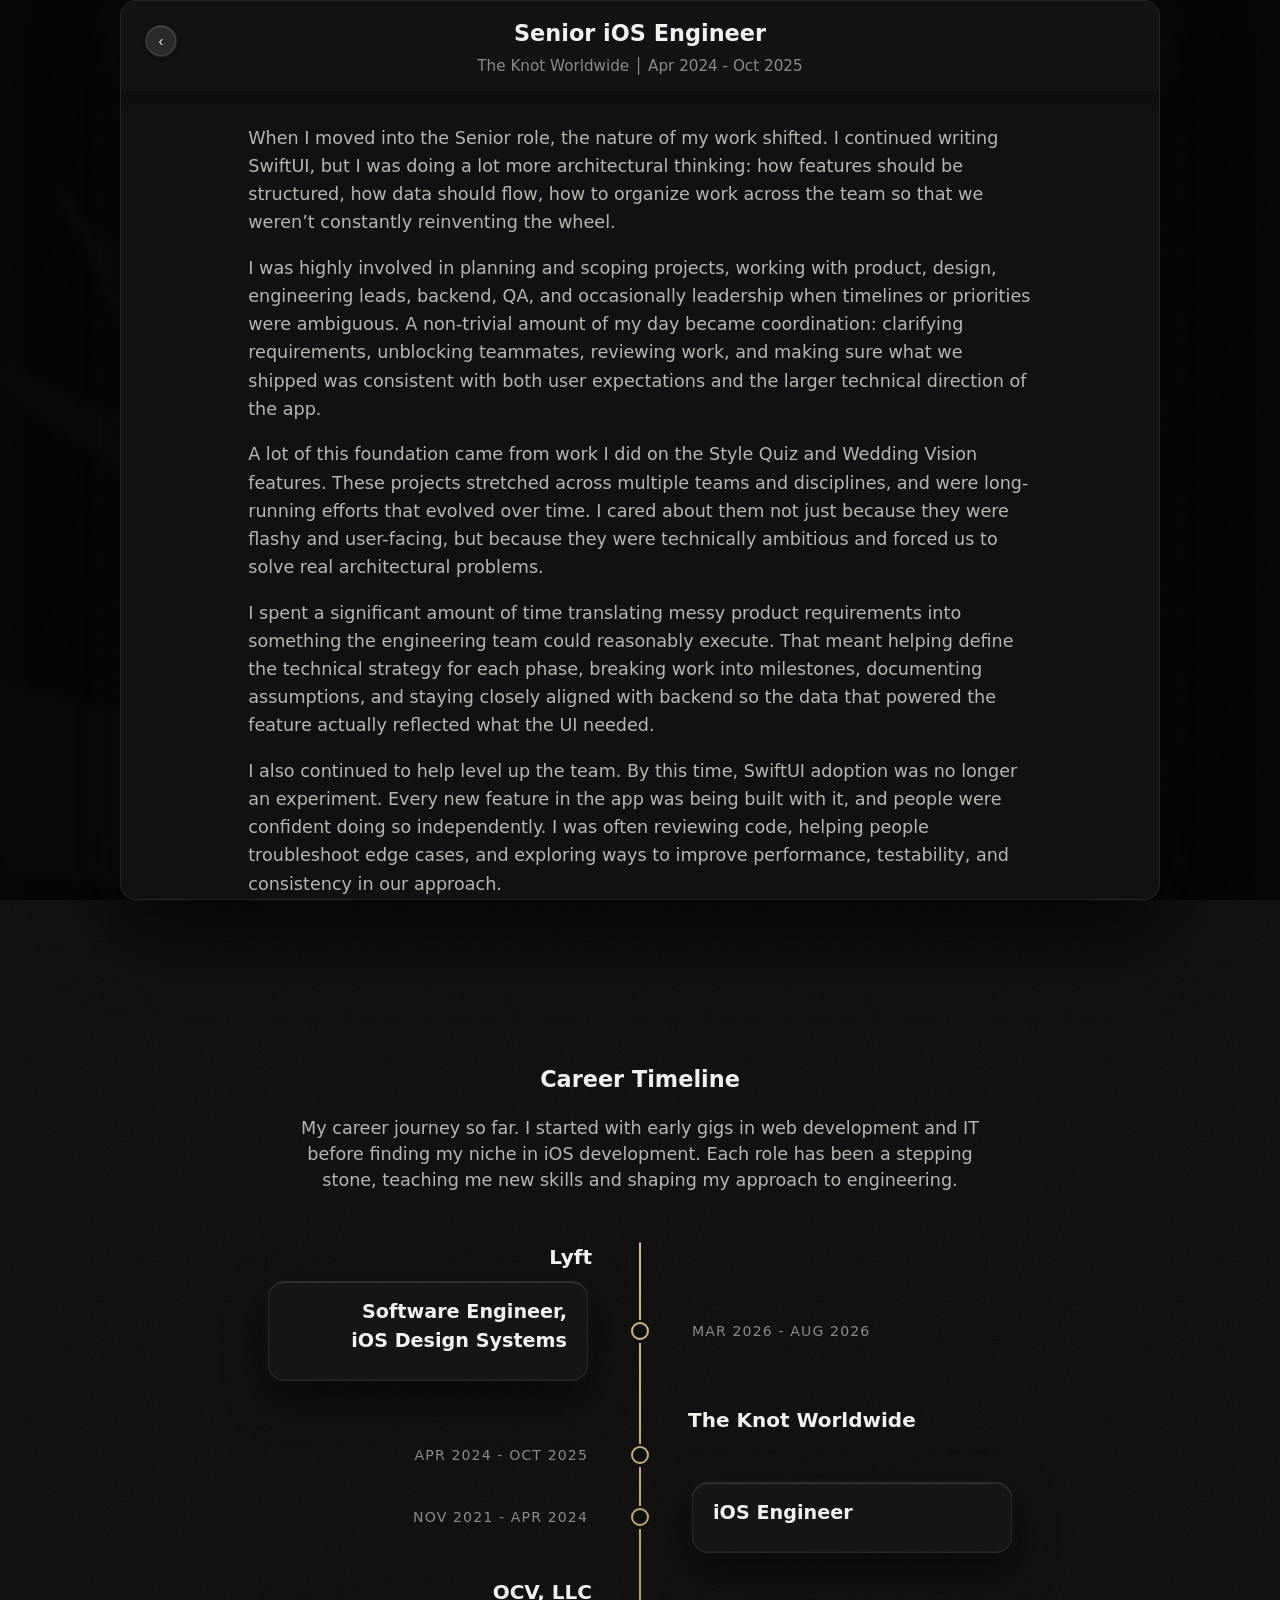
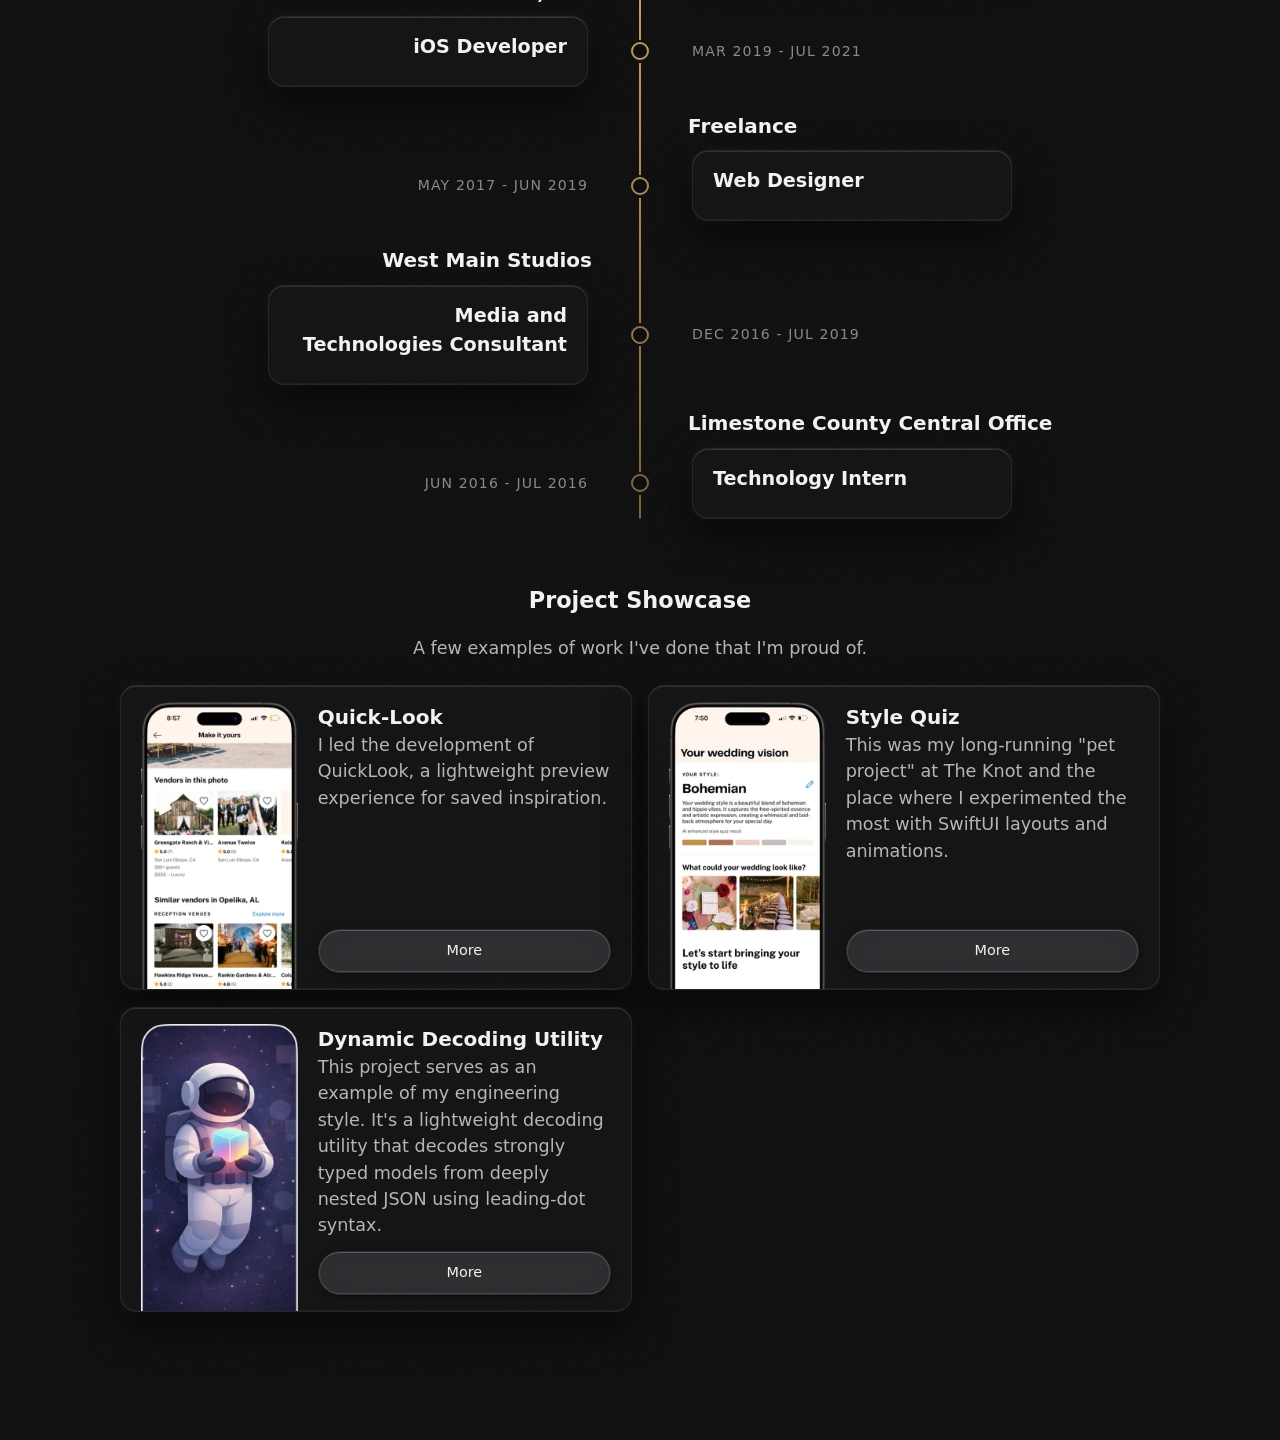
<file: work/the-knot-worldwide-senior-ios-engineer/index.html>
<!DOCTYPE html><html lang="en-US"><head><meta charset="UTF-8"><!-- viewport-fit=cover: lets iOS report the home-indicator / notch insets to env(safe-area-inset-*)
         (they are 0 otherwise); dock.css, base.css and expanding-cards.css keep content clear of them. --><meta name="viewport" content="width=device-width, initial-scale=1, viewport-fit=cover"><script>
      // Reloading with a card open: keep the page hidden (except the open card) until
      // expanding-cards.js has restored the scroll position, so it doesn't jump.
      (function () {
        try {
          var state = window.history && window.history.state;
          if (state && state.cardExpanded) document.documentElement.classList.add('refreshing-expanded-card');
        } catch (e) {}
      })();
    </script><title>Senior iOS Engineer at The Knot Worldwide - Bre Meyer</title><meta name="description" content="Stepped up as a senior, taking on project management and guiding architectural decisions for the iOS team."><meta name="robots" content="index, follow, max-image-preview:large, max-snippet:-1, max-video-preview:-1"><link rel="canonical" href="https://bremeyer.dev/work/the-knot-worldwide-senior-ios-engineer"><meta property="og:locale" content="en_US"><meta property="og:type" content="article"><meta property="og:title" content="Senior iOS Engineer at The Knot Worldwide - Bre Meyer"><meta property="og:description" content="Stepped up as a senior, taking on project management and guiding architectural decisions for the iOS team."><meta property="og:url" content="https://bremeyer.dev/work/the-knot-worldwide-senior-ios-engineer"><meta property="og:site_name" content="Bre Meyer"><meta property="og:image" content="https://bremeyer.dev/og-image.png"><meta property="og:image:type" content="image/png"><meta property="og:image:width" content="1200"><meta property="og:image:height" content="630"><meta property="og:image:alt" content="Bre Meyer, Software Engineer"><meta name="twitter:card" content="summary_large_image"><meta name="twitter:image" content="https://bremeyer.dev/og-image.png"><meta name="twitter:image:alt" content="Bre Meyer, Software Engineer"><link rel="icon" href="/_astro/favicon-obsidian-trace.ChGJCXi0_2gOSKg.png" sizes="32x32"><link rel="icon" href="/_astro/favicon-obsidian-trace.ChGJCXi0_2skwxJ.png" sizes="192x192"><link rel="apple-touch-icon" href="/_astro/favicon-obsidian-trace.ChGJCXi0_ZIEBp8.png"><link rel="stylesheet" href="/_astro/Home.BZY39cuM.css"></head><body class="taffy-body"><div id="page" class="site"><main id="primary" class="site-main"><section><div id="about" class="dock-anchor"></div><section id="home" class="hero"><div class="hero-inner"><div class="hero-text"><h1 class="hero-name">Bre Meyer</h1><div class="about-intro"><p>I’m an iOS engineer based in the SF Bay Area. I’ve been building iOS apps for more than seven years, and I’m also a bit of a designer at heart. Good design is often more precise, and good engineering more creative, than either looks. When the two come together, form improves function and function improves form, and I genuinely love when I get to work at the intersection of both.</p><p>If you’re here from my résumé or LinkedIn, I’m glad you stopped by! A résumé is good at facts but loses the story behind them, so I made this site as a place to tell it. Every card on the timeline and in my projects opens up to the narrative behind it and gives context to what I took away from each experience.</p><p>When I’m not at the keyboard, I enjoy cuddling my cat and surfing the streets on my Onewheel. I’m always happy to connect on LinkedIn.</p></div><div class="about-socials"><a class="social-link" href="https://github.com/Bre-Meyer" target="_blank" rel="noopener" title="GitHub"><svg class="social-icon" viewBox="0 0 16 16" aria-hidden="true" focusable="false"><path d="M8 0C3.58 0 0 3.58 0 8c0 3.54 2.29 6.53 5.47 7.59.4.07.55-.17.55-.38 0-.19-.01-.82-.01-1.49-2.01.37-2.53-.49-2.69-.94-.09-.23-.48-.94-.82-1.13-.28-.15-.68-.52-.01-.53.63-.01 1.08.58 1.23.82.72 1.21 1.87.87 2.33.66.07-.52.28-.87.51-1.07-1.78-.2-3.64-.89-3.64-3.95 0-.87.31-1.59.82-2.15-.08-.2-.36-1.02.08-2.12 0 0 .67-.21 2.2.82.64-.18 1.32-.27 2-.27s1.36.09 2 .27c1.53-1.04 2.2-.82 2.2-.82.44 1.1.16 1.92.08 2.12.51.56.82 1.27.82 2.15 0 3.07-1.87 3.75-3.65 3.95.29.25.54.73.54 1.48 0 1.07-.01 1.93-.01 2.2 0 .21.15.46.55.38A8.01 8.01 0 0 0 16 8c0-4.42-3.58-8-8-8"></path></svg><span class="social-label">GitHub</span></a><span class="dot">•</span><a class="social-link" href="https://www.linkedin.com/in/bre-meyer-ios/" target="_blank" rel="noopener" title="LinkedIn"><svg class="social-icon" viewBox="0 0 16 16" aria-hidden="true" focusable="false"><path d="M0 1.146C0 .513.526 0 1.175 0h13.65C15.474 0 16 .513 16 1.146v13.708c0 .633-.526 1.146-1.175 1.146H1.175C.526 16 0 15.487 0 14.854zm4.943 12.248V6.169H2.542v7.225zm-1.2-8.212c.837 0 1.358-.554 1.358-1.248-.015-.709-.52-1.248-1.342-1.248S2.4 3.226 2.4 3.934c0 .694.521 1.248 1.327 1.248zm4.908 8.212V9.359c0-.216.016-.432.08-.586.173-.431.568-.878 1.232-.878.869 0 1.216.662 1.216 1.634v3.865h2.401V9.25c0-2.22-1.184-3.252-2.764-3.252-1.274 0-1.845.7-2.165 1.193v.025h-.016l.016-.025V6.169h-2.4c.03.678 0 7.225 0 7.225z"></path></svg><span class="social-label">LinkedIn</span></a><span class="dot">•</span><a class="social-link" href="mailto:hello@bremeyer.dev" target="_blank" rel="noopener" title="Email"><svg class="social-icon" viewBox="0 0 16 16" aria-hidden="true" focusable="false"><path d="M.05 3.555A2 2 0 0 1 2 2h12a2 2 0 0 1 1.95 1.555L8 8.414zM0 4.697v7.104l5.803-3.558zM6.761 8.83l-6.57 4.027A2 2 0 0 0 2 14h12a2 2 0 0 0 1.808-1.144l-6.57-4.027L8 9.586zm3.436-.586L16 11.801V4.697z"></path></svg><span class="social-label">Email</span></a></div></div><div class="hero-photo"><img decoding="async" src="/_astro/portrait.BxM1FwWP_Z1Y8ADj.webp" srcset="/_astro/portrait.BxM1FwWP_sXYWs.webp 220w, /_astro/portrait.BxM1FwWP_1M1gyx.webp 440w, /_astro/portrait.BxM1FwWP_Z1Y8ADj.webp 660w" sizes="220px" alt="Portrait of Bre Meyer"></div></div></section></section><div class="dock-shell"><nav class="floating-dock" aria-label="Section navigation"><div class="dock-indicator" aria-hidden="true"></div><a class="dock-link" href="#about">About</a><a class="dock-link" href="#career">Career</a><a class="dock-link" href="#projects">Projects</a></nav></div><section><div id="career" class="dock-anchor"></div><section class="work-timeline" id="career"><div class="section-header"><h2>Career Timeline</h2><p class="section-subtitle">My career journey so far. I started with early gigs in web development and IT before finding my niche in iOS development. Each role has been a stepping stone, teaching me new skills and shaping my approach to engineering.</p></div><div class="work-timeline-grid" id="work-timeline-root"><div class="work-timeline-shell has-expanded"><div class="work-rail-shell"><div class="work-timeline-rail"></div></div><div class="work-timeline-root"><section class="work-group align-left"><div class="work-group-header"><h3 class="work-group-title">Lyft</h3></div><div class="work-group-items"><div class="work-item align-left"><article class="work-card expanding-card" data-slug="lyft-ios-design-systems" data-details-loaded="1"><div class="expanding-card-content"><div class="work-card-header"><button type="button" class="expanding-card-close" aria-label="Close" inert>&lsaquo;</button><span class="work-card-role-alignment"><h3 class="work-card-role" id="card-title-lyft-ios-design-systems">Software Engineer, iOS Design Systems</h3></span></div><div class="work-card-subheader"><span class="work-card-subheader-text-alignment"><span class="work-card-subheader-text"><span class="work-card-company">Lyft</span><span class="work-card-sep"> │ </span><span class="work-card-dates">Mar 2026 - Aug 2026</span></span></span></div><div class="work-card-body"><div class="work-card-teaser"><p class="work-card-summary">Built accessible, reusable components and shared iOS infrastructure that helped product teams ship consistent experiences.</p><button type="button" class="work-card-more">More</button></div><div class="expanding-card-details"><p>
  At Lyft, I worked on the shared iOS component libraries that support product experiences across multiple apps, hundreds of modules, and dozens of teams. My job sat at the intersection of engineering, design, and accessibility: building foundations that feel straightforward at the call site while handling the complexity needed to work consistently at scale.
</p>
<p>
  A major part of my focus was Lyft’s SwiftUI migration. I designed SwiftUI component APIs that bridge existing UIKit implementations, giving feature teams a practical migration path without requiring disruptive call-site rewrites. That work involved thinking carefully about public API design, backward compatibility, design tokens, and how today’s bridge can leave room for a native SwiftUI implementation later.
</p>
<p>
  I also led accessibility improvements for shared components, with a particular focus on VoiceOver and Voice Control. Because a fix in the design system can improve every screen that consumes an affected component, I worked across teams to take issues from triage through implementation and merge, then validated that the result behaved well with assistive technologies.
</p>
<p>
  The infrastructure side was just as important as the component code. I worked with snapshot testing, Bazel, and cross-team tooling to make changes safer and easier to adopt. The part I enjoyed most was turning a need that appeared in one product surface into a resilient, well-documented foundation that could make the whole app ecosystem more consistent and accessible.
</p>
</div></div></div></article><div class="work-node"></div><div class="work-item-date">Mar 2026 - Aug 2026</div></div></div></section><section class="work-group align-right"><div class="work-group-header"><h3 class="work-group-title">The Knot Worldwide</h3></div><div class="work-group-items"><div class="work-item align-right is-expanded"><div class="work-item-date">Apr 2024 - Oct 2025</div><div class="work-node"></div><article class="work-card expanding-card is-expanded" data-slug="the-knot-worldwide-senior-ios-engineer" data-details-loaded="1"><div class="expanding-card-content"><div class="work-card-header"><button type="button" class="expanding-card-close" aria-label="Close">&lsaquo;</button><span class="work-card-role-alignment"><h3 class="work-card-role" id="card-title-the-knot-worldwide-senior-ios-engineer">Senior iOS Engineer</h3></span></div><div class="work-card-subheader"><span class="work-card-subheader-text-alignment"><span class="work-card-subheader-text"><span class="work-card-company">The Knot Worldwide</span><span class="work-card-sep"> │ </span><span class="work-card-dates">Apr 2024 - Oct 2025</span></span></span></div><div class="work-card-body"><div class="work-card-teaser"><p class="work-card-summary">Stepped up as a senior, taking on project management and guiding architectural decisions for the iOS team.</p><button type="button" class="work-card-more">More</button></div><div class="expanding-card-details"><p>
  When I moved into the Senior role, the nature of my work shifted. I continued writing SwiftUI, but I was doing a lot more architectural thinking: how features should be structured, how data should flow, how to organize work across the team so that we weren’t constantly reinventing the wheel.
</p>
<p>
  I was highly involved in planning and scoping projects, working with product, design, engineering leads, backend, QA, and occasionally leadership when timelines or priorities were ambiguous. A non-trivial amount of my day became coordination: clarifying requirements, unblocking teammates, reviewing work, and making sure what we shipped was consistent with both user expectations and the larger technical direction of the app.
</p>
<p>
  A lot of this foundation came from work I did on the Style Quiz and Wedding Vision features. These projects stretched across multiple teams and disciplines, and were long-running efforts that evolved over time. I cared about them not just because they were flashy and user-facing, but because they were technically ambitious and forced us to solve real architectural problems.
</p>
<p>
  I spent a significant amount of time translating messy product requirements into something the engineering team could reasonably execute. That meant helping define the technical strategy for each phase, breaking work into milestones, documenting assumptions, and staying closely aligned with backend so the data that powered the feature actually reflected what the UI needed.
</p>
<p>
  I also continued to help level up the team. By this time, SwiftUI adoption was no longer an experiment. Every new feature in the app was being built with it, and people were confident doing so independently. I was often reviewing code, helping people troubleshoot edge cases, and exploring ways to improve performance, testability, and consistency in our approach.
</p>
<p>
  I didn’t have a formal management role, but a lot of my work involved people, not just code: mentoring, teaching, unblocking, facilitating tough conversations when priorities changed, and advocating for better engineering practices when scope or timelines threatened to undermine technical quality.
</p>
<p>
  Looking back, the coolest part isn’t just that we shipped ambitious features. It’s that the team culture shifted to one where engineering collaboration, architectural thinking, and shared ownership became normal. The stuff I helped set up lived beyond the work I personally did.
</p>
</div></div></div></article></div><div class="work-item align-right"><div class="work-item-date">Nov 2021 - Apr 2024</div><div class="work-node"></div><article class="work-card expanding-card" data-slug="the-knot-worldwide-ios-engineer" data-details-loaded="1"><div class="expanding-card-content"><div class="work-card-header"><button type="button" class="expanding-card-close" aria-label="Close" inert>&lsaquo;</button><span class="work-card-role-alignment"><h3 class="work-card-role" id="card-title-the-knot-worldwide-ios-engineer">iOS Engineer</h3></span></div><div class="work-card-subheader"><span class="work-card-subheader-text-alignment"><span class="work-card-subheader-text"><span class="work-card-company">The Knot Worldwide</span><span class="work-card-sep"> │ </span><span class="work-card-dates">Nov 2021 - Apr 2024</span></span></span></div><div class="work-card-body"><div class="work-card-teaser"><p class="work-card-summary">Spearheaded adoption of SwiftUI at The Knot by hosting lunch-and-learns and leading projects that set a consistent foundation for future features.</p><button type="button" class="work-card-more">More</button></div><div class="expanding-card-details"><p>
  I joined The Knot Worldwide as part of a small iOS team that was beginning to explore SwiftUI but hadn’t fully committed to it yet. A lot of the app’s core UI was still UIKit, and most people were familiar and comfortable with that stack. I naturally leaned into SwiftUI early, mostly because I was excited about declarative patterns and the potential for the team to move faster without wrestling with the old view layer.
</p>
<p>
  Most of my time at this stage revolved around building new features in SwiftUI while designing them in a way that made it easier for others to adopt. I spent a lot of energy on reusable components, consistent patterns, and technical documentation that helped demystify what SwiftUI was actually doing under the hood. I jokingly became the “SwiftUI hype person” of the team, not just advocating for the framework but making sure it actually worked in our codebase and wasn’t just a shiny toy.
</p>
<p>
  One of the first major features I worked on was related to helping couples visualize and articulate the style of their wedding. The technical challenge was blending a visually rich UI with a flow that felt bite-sized and approachable, while also capturing structured data the backend could work with. It started as a standalone feature, but it ended up becoming foundational for other parts of the app.
</p>
<p>
  Along the way, I realized most people on the team wanted to learn SwiftUI, but they needed a low-pressure way to do it. So I started hosting casual “code along” sessions, sharing internal examples, and pairing with teammates to help them build their first screens in SwiftUI. None of this was mandated, just something that made work more enjoyable for all of us and helped move the team forward.
</p>
<p>
  By the time I was promoted, I wasn’t just writing SwiftUI. I was building the patterns that helped everyone else write it too.
</p>
</div></div></div></article></div></div></section><section class="work-group align-left"><div class="work-group-header"><h3 class="work-group-title">OCV, LLC</h3></div><div class="work-group-items"><div class="work-item align-left"><article class="work-card expanding-card" data-slug="ocv-llc-ios-developer" data-details-loaded="1"><div class="expanding-card-content"><div class="work-card-header"><button type="button" class="expanding-card-close" aria-label="Close" inert>&lsaquo;</button><span class="work-card-role-alignment"><h3 class="work-card-role" id="card-title-ocv-llc-ios-developer">iOS Developer</h3></span></div><div class="work-card-subheader"><span class="work-card-subheader-text-alignment"><span class="work-card-subheader-text"><span class="work-card-company">OCV, LLC</span><span class="work-card-sep"> │ </span><span class="work-card-dates">Mar 2019 - Jul 2021</span></span></span></div><div class="work-card-body"><div class="work-card-teaser"><p class="work-card-summary">Pivoted into mobile development, taking ownership of major features and mentoring a junior dev.</p><button type="button" class="work-card-more">More</button></div><div class="expanding-card-details"><p>
  At OCV, I really dove headfirst into iOS development. We were a small team building white-label apps for municipal organizations, including fire departments, police departments, and a few schools. Because we were supporting over 350 apps from a single codebase, I got used to juggling a lot of responsibilities really quickly.
</p>
<p>
  One of the coolest projects I handled was building a COVID wellness check feature right in the thick of the pandemic. It was probably one of my first big end-to-end features where I owned the whole thing, from designing the flow to implementing the UI and logic. The idea was to let each client customize their own questionnaire and generate a daily badge if the user passed the check. It was a mix of quick iteration and making sure the feature could be tailored to different needs, and it definitely leveled up my problem-solving skills.
</p>
<p>
  Another project that stands out was the Narcan administration feature. That one taught me a ton about creating a flexible, step-by-step flow that could adapt to different user inputs, like guiding someone through CPR steps and looping back if needed. It was a real crash course in building user-friendly, life-saving flows.
</p>
<p>
  On top of the technical work, I also got to mentor a junior engineer for the first time. At first, I tried letting her learn on her own with tutorials, but I realized pretty quickly that being hands-on was way more effective. I ended up having her sit next to me and walk through the code together, explaining my decisions out loud and then letting her take over bits of the code. That approach not only helped her get comfortable but also taught me a lot about how to be a better mentor.
</p>
<p>
  In the end, OCV was where I learned to juggle a ton of roles at once, from iOS development to making small product decisions and mentoring a teammate. It was a huge growth period for me, and I left with a whole new level of confidence in both my technical and leadership skills.
</p>
</div></div></div></article><div class="work-node"></div><div class="work-item-date">Mar 2019 - Jul 2021</div></div></div></section><section class="work-group align-right"><div class="work-group-header"><h3 class="work-group-title">Freelance</h3></div><div class="work-group-items"><div class="work-item align-right"><div class="work-item-date">May 2017 - Jun 2019</div><div class="work-node"></div><article class="work-card expanding-card" data-slug="freelance-web-designer" data-details-loaded="1"><div class="expanding-card-content"><div class="work-card-header"><button type="button" class="expanding-card-close" aria-label="Close" inert>&lsaquo;</button><span class="work-card-role-alignment"><h3 class="work-card-role" id="card-title-freelance-web-designer">Web Designer</h3></span></div><div class="work-card-subheader"><span class="work-card-subheader-text-alignment"><span class="work-card-subheader-text"><span class="work-card-company">Freelance</span><span class="work-card-sep"> │ </span><span class="work-card-dates">May 2017 - Jun 2019</span></span></span></div><div class="work-card-body"><div class="work-card-teaser"><p class="work-card-summary">Built up my technical chops designing affordable websites and logos for local businesses.</p><button type="button" class="work-card-more">More</button></div><div class="expanding-card-details"><p>
  Before I even jumped fully into iOS development, I got my start doing a bit of freelance web design under my own little brand, BreMeyer.tech. It was basically me, a CorelDRAW install, and a lot of gumption helping a handful of local businesses get online. I designed their logos, set up their hosting, and built out simple WordPress sites to give them a web presence.
</p>
<p>
  Honestly, it was mostly about getting my hands dirty and learning how to deal with real clients, even if it was just a few of them. They didn’t need anything fancy, and I wasn’t charging much. It was more about offering them a budget-friendly way to get online while I got to practice real-world skills. Plus, it gave me something to point to when I eventually applied for my first “official” development job at OCV.
</p>
<p>
  It might have been a small start, but it was a great intro to what it means to build something that actually goes live and helps people, and it definitely planted the seed for everything I’ve done since.
</p>
</div></div></div></article></div></div></section><section class="work-group align-left"><div class="work-group-header"><h3 class="work-group-title">West Main Studios</h3></div><div class="work-group-items"><div class="work-item align-left"><article class="work-card expanding-card" data-slug="west-main-media-consultant" data-details-loaded="1"><div class="expanding-card-content"><div class="work-card-header"><button type="button" class="expanding-card-close" aria-label="Close" inert>&lsaquo;</button><span class="work-card-role-alignment"><h3 class="work-card-role" id="card-title-west-main-media-consultant">Media and Technologies Consultant</h3></span></div><div class="work-card-subheader"><span class="work-card-subheader-text-alignment"><span class="work-card-subheader-text"><span class="work-card-company">West Main Studios</span><span class="work-card-sep"> │ </span><span class="work-card-dates">Dec 2016 - Jul 2019</span></span></span></div><div class="work-card-body"><div class="work-card-teaser"><p class="work-card-summary">Revamped a dance studio’s tech and design from their website to their AV booth.</p><button type="button" class="work-card-more">More</button></div><div class="expanding-card-details"><p>
  At West Main Studios, I wore a lot of hats that blended tech and creativity. The studio needed someone who could handle a range of technical and design tasks, and I was more than happy to dive in. I revamped their website from the ground up, transforming it from something pretty clunky into a clean, professional, and user-friendly site. Along the way, I also redesigned their logo into a scalable vector format, so it looked great on everything from their signage to their recital t-shirts.
</p>
<p>
  In addition to the website and logo work, I did a lot of behind-the-scenes tech and media tasks. I edited audio tracks and their metadata for their recitals, created image projections, and even designed those recital t-shirts. During the actual recitals, I was up in the AV booth helping run the show and making sure everything went smoothly.
</p>
<p>
  Basically, I was the go-to person for anything tech or media related, and it was a fantastic experience in juggling a bunch of creative and technical roles at once. It also helped me build connections that led to more freelance work down the road, which was a nice bonus.
</p>
</div></div></div></article><div class="work-node"></div><div class="work-item-date">Dec 2016 - Jul 2019</div></div></div></section><section class="work-group align-right"><div class="work-group-header"><h3 class="work-group-title">Limestone County Central Office</h3></div><div class="work-group-items"><div class="work-item align-right"><div class="work-item-date">Jun 2016 - Jul 2016</div><div class="work-node"></div><article class="work-card expanding-card" data-slug="limestone-county-technology-intern" data-details-loaded="1"><div class="expanding-card-content"><div class="work-card-header"><button type="button" class="expanding-card-close" aria-label="Close" inert>&lsaquo;</button><span class="work-card-role-alignment"><h3 class="work-card-role" id="card-title-limestone-county-technology-intern">Technology Intern</h3></span></div><div class="work-card-subheader"><span class="work-card-subheader-text-alignment"><span class="work-card-subheader-text"><span class="work-card-company">Limestone County Central Office</span><span class="work-card-sep"> │ </span><span class="work-card-dates">Jun 2016 - Jul 2016</span></span></span></div><div class="work-card-body"><div class="work-card-teaser"><p class="work-card-summary">Got my start in tech by keeping the county’s website running and providing IT support to the superintendent.</p><button type="button" class="work-card-more">More</button></div><div class="expanding-card-details"><p>
  My very first foray into the tech world was as a Technology Intern at the Limestone County Central Office. It was a short gig, just a couple of months, but it was my first experience actually getting paid to do tech stuff. I got to maintain the school county’s website, provide IT support to the superintendent, and even help put together a slick PowerPoint presentation for him.
</p>
<p>
  It might have been a small role, but it gave me my first taste of what it was like to work in a real tech environment. It was also where I learned that I really enjoyed making things more user-friendly and that I had a knack for smoothing out tech headaches for other people. It’s a small piece of the puzzle, but it’s definitely part of the journey that eventually led me into the world of mobile development.
</p>
</div></div></div></article></div></div></section></div></div></div></section></section><section><div id="projects" class="dock-anchor"></div><div class="section projects" id="projects-section"><div class="section-header"><h2>Project Showcase</h2><p class="section-subtitle">A few examples of work I&#39;ve done that I&#39;m proud of.</p></div><div class="projects-grid"><article class="project-card expanding-card" data-slug="quick-look" data-details-loaded="1"><div class="expanding-card-content"><div class="project-card-header"><button type="button" class="expanding-card-close" aria-label="Close" inert>&lsaquo;</button><span class="project-title-alignment"><h3 class="project-title" id="card-title-quick-look">Quick-Look</h3></span></div><div class="project-thumbnail-image-container"><img class="project-thumbnail-image" src="/_astro/quick-look-thumb.DLb5205T_Z2jYD7H.webp" srcset="/_astro/quick-look-thumb.DLb5205T_Z1kqE4b.webp 120w, /_astro/quick-look-thumb.DLb5205T_Z1Er39n.webp 160w, /_astro/quick-look-thumb.DLb5205T_1LMU3f.webp 200w, /_astro/quick-look-thumb.DLb5205T_Z9y0FE.webp 240w, /_astro/quick-look-thumb.DLb5205T_Z27vzna.webp 320w, /_astro/quick-look-thumb.DLb5205T_13pBz1.webp 400w, /_astro/quick-look-thumb.DLb5205T_ZeKJn8.webp 460w, /_astro/quick-look-thumb.DLb5205T_eUvpv.webp 520w, /_astro/quick-look-thumb.DLb5205T_Z1I23h0.webp 600w, /_astro/quick-look-thumb.DLb5205T_Z2jYD7H.webp 633w" sizes="(max-width: 820px) min(250px, calc((100vw - 90px) * 0.4167)), (max-width: 879px) 250px, 200px" alt="Quick-Look" loading="lazy"></div><div class="project-card-body"><p class="project-copy">I led the development of QuickLook, a lightweight preview experience for saved inspiration.</p><div class="expanding-card-details"><figure class="project-detail-hero project-detail-hero--device"><img src="/_astro/quick-look-thumb.DLb5205T_Z2jYD7H.webp" srcset="/_astro/quick-look-thumb.DLb5205T_2eEItg.webp 80w, /_astro/quick-look-thumb.DLb5205T_Z1kqE4b.webp 120w, /_astro/quick-look-thumb.DLb5205T_Z1Er39n.webp 160w, /_astro/quick-look-thumb.DLb5205T_1LMU3f.webp 200w, /_astro/quick-look-thumb.DLb5205T_Z9y0FE.webp 240w, /_astro/quick-look-thumb.DLb5205T_Z2uUU2c.webp 280w, /_astro/quick-look-thumb.DLb5205T_UIvzS.webp 300w, /_astro/quick-look-thumb.DLb5205T_Z27vzna.webp 320w, /_astro/quick-look-thumb.DLb5205T_Z2nOlCB.webp 360w, /_astro/quick-look-thumb.DLb5205T_13pBz1.webp 400w, /_astro/quick-look-thumb.DLb5205T_1MbisK.webp 480w, /_astro/quick-look-thumb.DLb5205T_Z26rnV2.webp 560w, /_astro/quick-look-thumb.DLb5205T_Z2jYD7H.webp 633w" sizes="(max-width: 820px) calc((100vw - 66px) * 0.2924), 141px" alt="Quick-Look on an iPhone: a saved inspiration photo with the vendors in it." loading="lazy" decoding="async"></figure><div class="project-detail">
  <p>
    QuickLook is a production feature I led end-to-end at The Knot Worldwide, from planning and technical coordination through development and launch. The feature shipped to millions of users and resulted in a 1.7% lift in couple bookings, making it one of the most impactful projects I’ve worked on.
  </p>
  <p>
    As the engineering lead, a significant part of my role was project planning and task breakdown. In earlier projects, I typically planned work from a purely engineering perspective, mapping out components, architecture, and implementation details up front. While that approach ensured technical clarity, it often required a large upfront investment and didn’t always translate cleanly to product or QA workflows.
  </p>
  <p>
    For QuickLook, I intentionally tried a different approach: splitting work into user stories instead of technical tasks. Each ticket was written from the user’s perspective with concrete, testable acceptance criteria (for example, “When a user taps the Quick Look button, the app navigates to a new page”). This made scope clearer for cross-functional partners and ensured that QA could validate behavior without needing deep implementation context. I also explicitly accounted for edge cases like loading, error, and empty states to avoid late surprises.
  </p>
  <p>
    Once the user stories were defined, I reviewed them through a technical lens to identify work that required larger infrastructural changes, such as introducing a coordinator layer to handle navigation. Those efforts were split into developer-only blocking tickets, allowing the user-facing stories to remain focused while still unblocking the necessary groundwork.
  </p>
  <p>
    What I learned from this project is that leading with user-centric planning significantly improved clarity and velocity, especially for QA and product alignment. That said, the lighter upfront technical planning did result in some mid-development discussions around implementation details. In hindsight, I’ve found the best balance is a hybrid approach: starting from user stories, but pairing them with just enough technical scaffolding to reduce ambiguity.
  </p>
  <p>
    I’m proud to showcase QuickLook because it’s a real, shipped feature in a widely used app with measurable business impact. Just as importantly, it represents a hands-on learning experience in technical leadership, project planning, and adapting my process to better support both developers and cross-functional partners.
  </p>
  <div class="project-detail-access">
    <h4 class="project-detail-access-title">How to access it:</h4>
    <p>
      After downloading the app (link below), create an account and log in.
    </p>
    <ul>
      <li>After logging in, tap the heart icon on the home screen to go to your Favorites.</li>
      <li>Favorite at least one item from the carousels if the page is empty.</li>
      <li>Items that support QuickLook show a sparkly magnifying glass icon on their thumbnail. Tapping that icon opens the QuickLook view.</li>
    </ul>
  </div>
  <div class="project-detail-actions">
    <a
      class="project-detail-cta"
      href="https://apps.apple.com/us/app/the-knot-wedding-planner/id457941553"
      target="_blank"
      rel="noopener noreferrer"
    >
      View The Knot on the App Store
    </a>
  </div>
</div>
</div><a class="project-cta" href="/projects/quick-look">More</a></div></div></article><article class="project-card expanding-card" data-slug="style-quiz" data-details-loaded="1"><div class="expanding-card-content"><div class="project-card-header"><button type="button" class="expanding-card-close" aria-label="Close" inert>&lsaquo;</button><span class="project-title-alignment"><h3 class="project-title" id="card-title-style-quiz">Style Quiz</h3></span></div><div class="project-thumbnail-image-container"><img class="project-thumbnail-image" src="/_astro/style-quiz-thumb.Cs3UAAxS_2cCoyL.webp" srcset="/_astro/style-quiz-thumb.Cs3UAAxS_H3BnD.webp 120w, /_astro/style-quiz-thumb.Cs3UAAxS_Z77yfN.webp 160w, /_astro/style-quiz-thumb.Cs3UAAxS_ZrPUp.webp 200w, /_astro/style-quiz-thumb.Cs3UAAxS_Zj6Den.webp 240w, /_astro/style-quiz-thumb.Cs3UAAxS_Z11C6xq.webp 320w, /_astro/style-quiz-thumb.Cs3UAAxS_27uoG4.webp 400w, /_astro/style-quiz-thumb.Cs3UAAxS_Z1o6J1k.webp 460w, /_astro/style-quiz-thumb.Cs3UAAxS_ZFfphW.webp 520w, /_astro/style-quiz-thumb.Cs3UAAxS_Z1nKRB0.webp 600w, /_astro/style-quiz-thumb.Cs3UAAxS_2cCoyL.webp 633w" sizes="(max-width: 820px) min(250px, calc((100vw - 90px) * 0.4167)), (max-width: 879px) 250px, 200px" alt="Style Quiz" loading="lazy"></div><div class="project-card-body"><p class="project-copy">This was my long-running &quot;pet project&quot; at The Knot and the place where I experimented the most with SwiftUI layouts and animations.</p><div class="expanding-card-details"><figure class="project-detail-hero project-detail-hero--device"><img src="/_astro/style-quiz-thumb.Cs3UAAxS_2cCoyL.webp" srcset="/_astro/style-quiz-thumb.Cs3UAAxS_Z2PztF.webp 80w, /_astro/style-quiz-thumb.Cs3UAAxS_H3BnD.webp 120w, /_astro/style-quiz-thumb.Cs3UAAxS_Z77yfN.webp 160w, /_astro/style-quiz-thumb.Cs3UAAxS_ZrPUp.webp 200w, /_astro/style-quiz-thumb.Cs3UAAxS_Zj6Den.webp 240w, /_astro/style-quiz-thumb.Cs3UAAxS_ZTQEDd.webp 280w, /_astro/style-quiz-thumb.Cs3UAAxS_dNx0w.webp 300w, /_astro/style-quiz-thumb.Cs3UAAxS_Z11C6xq.webp 320w, /_astro/style-quiz-thumb.Cs3UAAxS_20OGlF.webp 360w, /_astro/style-quiz-thumb.Cs3UAAxS_27uoG4.webp 400w, /_astro/style-quiz-thumb.Cs3UAAxS_2qDKeE.webp 480w, /_astro/style-quiz-thumb.Cs3UAAxS_Z1h0qGM.webp 560w, /_astro/style-quiz-thumb.Cs3UAAxS_2cCoyL.webp 633w" sizes="(max-width: 820px) calc((100vw - 66px) * 0.2924), 141px" alt="The Style Quiz on an iPhone." loading="lazy" decoding="async"></figure><h3>
  Building My First Production SwiftUI Feature at The Knot
</h3>
<p>
  The Style Quiz was the first major feature where I really got to push SwiftUI into a UIKit-heavy codebase at The Knot. Honestly, it became the project where I learned, experimented, broke things, fixed things, and gradually shaped the patterns I’d use across the rest of my time on the team.
</p>
<p>
  When I picked up the feature, it had already gone through a couple of reskins and reworks over the years. My version started as a fairly simple swipe-through questionnaire, but the more I worked on it, the more it evolved into a proving ground for SwiftUI patterns, architectural experiments, and reusable components that eventually made their way into other parts of the app.
</p>
⸻
<h3>
  Introducing SwiftUI into a UIKit World
</h3>
<p>
  The Knot’s iOS app was almost entirely UIKit at the time, and SwiftUI was still new to the company. Integrating it wasn’t as simple as dropping in a few views. You had to think about how it talked to UIKit navigation, what controlled what, and how state flowed between the two worlds.
</p>
<p>
  The first challenge was navigation. Because the Style Quiz lived inside an existing UIKit flow, I had to wrap SwiftUI screens inside hosting controllers that played nicely with UIKit while still letting me build the quiz UI declaratively. At the time, our patterns for this were still evolving, so I had to invent a few along the way. Some were messy in retrospect, but they all taught me valuable lessons about UIKit/SwiftUI boundaries.
</p>
<p>
  Handling dynamic actions coming back from SwiftUI was another hurdle. When a user made a choice on a SwiftUI screen, UIKit needed to know which next screen to show, how to structure the flow, and how to pass data along cleanly. Early on, that part of the architecture got tangled pretty fast, but each reskin gave me a chance to clean it up, abstract it, or replace the janky parts with something more maintainable.
</p>
⸻
<h3>
  The Architecture: A Study in Iteration
</h3>
<p>
  If you looked at the Style Quiz architecture over time, you’d be able to see my growth as an engineer in real time.
</p>
<p>
  My early implementation leaned heavily on UIKit coordinators pushing hosting controllers with closures and enums describing “next steps.” It wasn’t pretty, but it worked. Later, as I rewrote and reskinned the feature multiple times, I gradually refactored it toward a more MVVM-inspired pattern: view models driving SwiftUI views, coordinators handling flow, and cleaner boundaries between presentation and logic.
</p>
<p>
  Each iteration was an opportunity to revisit past decisions, fix the brittle parts, and try new patterns. I didn’t get everything right. I had experiments that aged poorly within a few months, but that willingness to iterate ended up shaping the foundation for the architecture patterns I later helped introduce at a team-wide level.
</p>
⸻
<h3>
  Reusable Components That Lived Beyond the Quiz
</h3>
<p>
  One of the most satisfying parts of this project was building components that ended up being used all over the app.
</p>
<h4>
  Masonry Grid Layout
</h4>
<p>
  One reskin introduced a layout that needed a Pinterest-style two-column masonry grid. I ended up building a custom SwiftUI layout that handled variable heights, dynamic content, and smooth scrolling. That component later became a key part of the revamped onboarding experience and other style-based flows, and the team has continued using masonry patterns inspired by it.
</p>
<h4>
  Progress Bar Style
</h4>
<p>
  The Style Quiz needed a custom progress bar that matched the visual brand. I turned it into a reusable progress style, and from there it started popping up everywhere: onboarding, RSVP flows, multi-step forms, and basically anything with a numbered sequence.
</p>
<h4>
  Hosting Controller Patterns
</h4>
<p>
  Before we had official conventions, I built a custom “union-compatible” hosting controller that handled some of the quirks between UIKit navigation and SwiftUI screens. It wasn’t glamorous, but it became a go-to wrapper for a while until a new team formalized the approach.
</p>
<p>
  Even components I didn’t build for the quiz originally, like my CachedWebImage view, wound up being used in it because it became the team’s standard for displaying web images in SwiftUI.
</p>
⸻
<h3>
  Team Impact and SwiftUI Adoption
</h3>
<p>
  Style Quiz was also the first feature where I started showing the team that SwiftUI could work in production. I was still early in my SwiftUI journey, but I shared everything I learned: what worked, what didn’t, how state flowed, where UIKit still needed to step in, and how we could make SwiftUI screens play nicely within existing flows.
</p>
<p>
  I hosted code-alongs, built examples, and answered questions practically every day. People were excited, and my manager encouraged me to keep pushing those learnings team-wide. Over time, Style Quiz became one of the internal “reference points” for how real features could be built using SwiftUI.
</p>
⸻
<h3>
  What This Project Taught Me
</h3>
<p>
  Looking back, Style Quiz was where I learned how to ship SwiftUI at scale, not just build cute prototypes.
</p>
<p>
  It taught me how to:
  <ul>
  <li>evaluate architectures and refactor them over time </li>
  <li>gracefully bridge SwiftUI and UIKit</li>
  <li>create reusable components that scale across multiple features</li>
  <li>debug “invisible” state bugs and navigation oddities</li>
  <li>embrace iteration instead of trying to design everything perfectly upfront</li>
  <li>teach others what I was learning and help them navigate the same patterns</li>
  </ul>
</p>
<p>
  Professionally, it was the project that helped me grow past “the person excited about SwiftUI” into someone who could actually build with it in production, share the knowledge, and shape how our team approached new features.
</p>
<div class="project-detail-access">
  <h4 class="project-detail-access-title">How to access it:</h4>
  <p>
    After downloading the app (link below), create an account and log in. Depending on the experiment bucket, the Style Quiz can be found in one of a few places:
  </p>
  <ul>
    <li>Tap the heart icon on the home screen, then look for a banner prompting you to "Find your style."</li>
    <li>Tap the Planning tab; one of the fan options should be Style Quiz.</li>
    <li>On the home screen, some users also see a "Find your vibe" task card that opens a view with a link to the quiz.</li>
  </ul>
</div>
<div class="project-detail-actions">
  <a
    class="project-detail-cta"
    href="https://apps.apple.com/us/app/the-knot-wedding-planner/id457941553"
    target="_blank"
    rel="noopener noreferrer"
  >
    View The Knot on the App Store
  </a>
</div>
</div><a class="project-cta" href="/projects/style-quiz">More</a></div></div></article><article class="project-card expanding-card" data-slug="dynamic-decoding-utility" data-details-loaded="1"><div class="expanding-card-content"><div class="project-card-header"><button type="button" class="expanding-card-close" aria-label="Close" inert>&lsaquo;</button><span class="project-title-alignment"><h3 class="project-title" id="card-title-dynamic-decoding-utility">Dynamic Decoding Utility</h3></span></div><div class="project-thumbnail-image-container"><img class="project-thumbnail-image" src="/_astro/dynamic-decoding-utility-thumb.D1QzZLed_Z1kXuo6.webp" srcset="/_astro/dynamic-decoding-utility-thumb.D1QzZLed_Z1K7RLI.webp 120w, /_astro/dynamic-decoding-utility-thumb.D1QzZLed_Z6VNAA.webp 160w, /_astro/dynamic-decoding-utility-thumb.D1QzZLed_Z1seHxv.webp 200w, /_astro/dynamic-decoding-utility-thumb.D1QzZLed_1yeMzh.webp 240w, /_astro/dynamic-decoding-utility-thumb.D1QzZLed_lDHsm.webp 320w, /_astro/dynamic-decoding-utility-thumb.D1QzZLed_DwRGz.webp 400w, /_astro/dynamic-decoding-utility-thumb.D1QzZLed_1s1QQ1.webp 460w, /_astro/dynamic-decoding-utility-thumb.D1QzZLed_Z2m0GzR.webp 520w, /_astro/dynamic-decoding-utility-thumb.D1QzZLed_Z1kXuo6.webp 583w" sizes="(max-width: 820px) min(250px, calc((100vw - 90px) * 0.4167)), (max-width: 879px) 250px, 200px" alt="Dynamic Decoding Utility" loading="lazy"></div><div class="project-card-body"><p class="project-copy">This project serves as an example of my engineering style. It&#39;s a lightweight decoding utility that decodes strongly typed models from deeply nested JSON using leading-dot syntax.</p><div class="expanding-card-details"><figure class="project-detail-hero project-detail-hero--image"><img src="/_astro/dynamic-decoding-utility-hero.DoR9LSLx_1yfSBf.webp" srcset="/_astro/dynamic-decoding-utility-hero.DoR9LSLx_ZuudjN.webp 640w, /_astro/dynamic-decoding-utility-hero.DoR9LSLx_17XOKu.webp 800w, /_astro/dynamic-decoding-utility-hero.DoR9LSLx_1o8eQ6.webp 1040w, /_astro/dynamic-decoding-utility-hero.DoR9LSLx_TBi7w.webp 1280w, /_astro/dynamic-decoding-utility-hero.DoR9LSLx_1yfSBf.webp 1536w" sizes="(max-width: 820px) calc(100vw - 66px), 780px" alt="Dynamic Decoding Utility article header image." loading="lazy" decoding="async"></figure><div class="project-detail">
  <p>
    Because most of my professional work lives in proprietary production code, this project serves as a public, inspectable example of my Swift engineering style. It was built during “10% time” at The Knot and is intentionally small and heavily documented.
  </p>
  <p>
    The motivation came from a recurring frustration: large JSON payloads where the data I actually cared about was buried several levels deep. Decoding even a small piece of that data often required building full model trees or multiple CodingKey enums just to reach one nested value. The resulting code felt noisy, and overly coupled to the shape of the payload.
  </p>
  <p>
    My goal was to make this process simpler and more ergonomic. Ideally, I wanted to be able to call a decode function directly on JSONDecoder, pass in a target type and a path, and have the decoder traverse the JSON for me without requiring me to define or care about the structure of every intermediate level. I specifically wanted the API to feel natural in Swift, using leading-dot syntax to describe the path.
  </p>
  <p>
    To support this, I built a custom JSONDecoder extension backed by a lightweight intermediary type responsible for tree traversal. I initially explored a struct-based approach, but while working through keyed vs. unkeyed containers and string vs. integer keys, I ran into complexity around mismatched containers and invalid key types. That friction led to an important realization: the intermediary itself should be an enum, with cases for the container types and associated values representing the keys. This design ensures that keys and containers always stay in sync, eliminating an entire class of errors.
  </p>
  <p>
    For traversal, I took inspiration from SwiftUI’s view and modifier system, where each modifier returns a new view instance. I applied the same idea here: each step along the decoding path returns a new instance of the decoding container, carrying forward the accumulated traversal state. While the concept is abstract, the result is both lightweight and composable, with the entire implementation coming in under 200 lines of code (including documentation).
  </p>
  <p>
    To make the API feel natural to use, I leveraged @dynamicMemberLookup, allowing arbitrary paths to be expressed using dot syntax. Under the hood, this is powered by a DynamicDecodingKey that conforms to CodingKey but can be initialized with any string, making it possible to decode values for arbitrary keys without predefining enums. This piece is what gives the utility its flexibility and reusability.
  </p>
  <p>
    The end result is a decoding extension that can extract strongly typed models from deeply nested JSON while remaining completely agnostic to the shape and structure of the data along the way. I have plans to extend this approach further to support key-path decoding directly on decoding containers, but that work is still in progress.
  </p>
  <p>
    If you download the included Swift playground, you can explore interactive, runnable examples embedded directly in formatted documentation and experiment with the API yourself.
  </p>
  <div class="project-detail-actions">
    <a
      class="project-detail-cta"
      href="https://github.com/Bre-Meyer/DynamicDecoding"
      target="_blank"
      rel="noopener noreferrer"
    >
      View on GitHub
    </a>
  </div>
</div>
</div><a class="project-cta" href="/projects/dynamic-decoding-utility">More</a></div></div></article></div></div></section><script>(function(){const cardUrlStyle = "path";

      // /#<slug> links (the old site's card URLs): open that card right away, before first paint,
      // exactly like the old site did when it built the cards. With path URLs the address is
      // first rewritten to the card's own page (/work/<slug>, /projects/<slug>).
      (function () {
        var slug = window.location.hash.replace('#', '');
        if (!slug) return;
        if (cardUrlStyle === 'path' && window.location.pathname !== '/') return;
        var cards = document.querySelectorAll('.expanding-card');
        for (var i = 0; i < cards.length; i++) {
          var card = cards[i];
          if (card.dataset.slug !== slug) continue;
          var isWork = card.classList.contains('work-card');
          if (cardUrlStyle === 'path') {
            history.replaceState(history.state, '', (isWork ? '/work/' : '/projects/') + slug + window.location.search);
          }
          card.classList.add('is-expanded');
          var closeButton = card.querySelector('.expanding-card-close');
          if (closeButton) closeButton.inert = false;
          if (isWork) {
            card.closest('.work-item').classList.add('is-expanded');
            card.closest('.work-timeline-shell').classList.add('has-expanded');
          }
        }
      })();
    })();</script></main></div><script type="module" src="/_astro/Home.astro_astro_type_script_index_0_lang.CYk76-l3.js"></script></body></html>
</file>
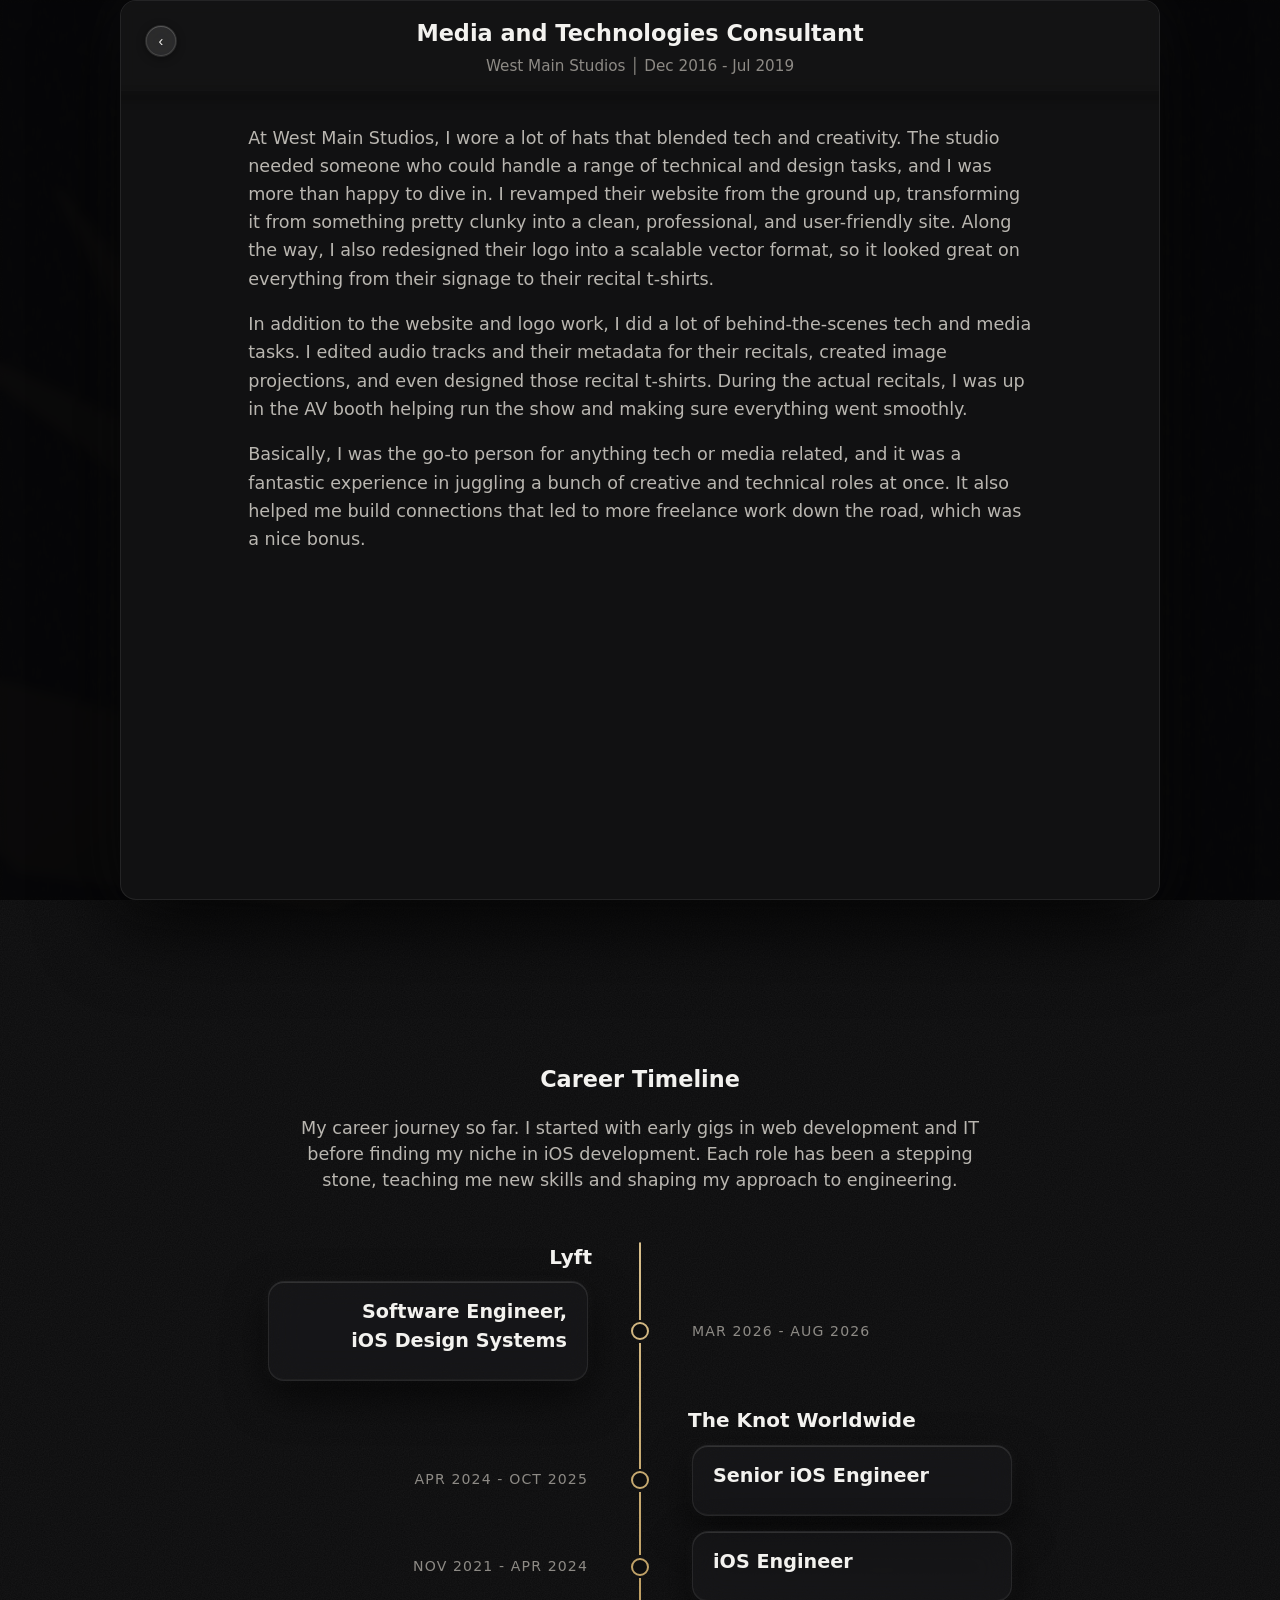
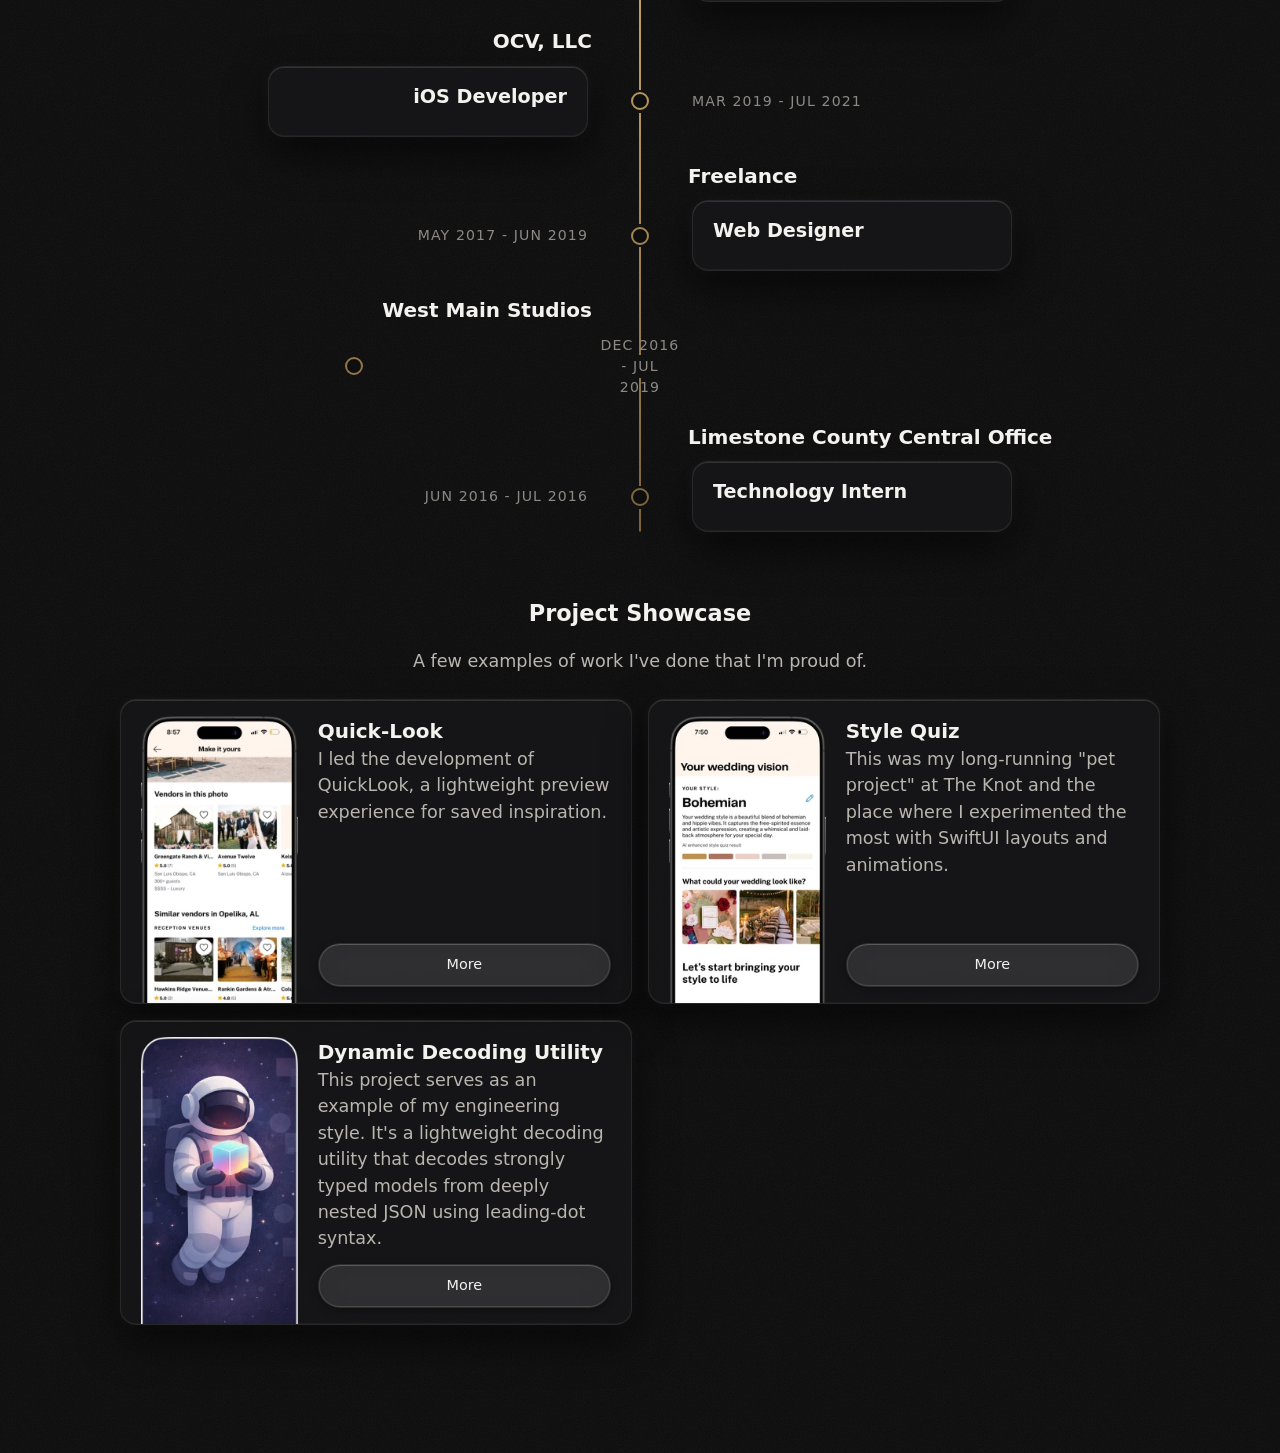
<file: work/west-main-media-consultant/index.html>
<!DOCTYPE html><html lang="en-US"><head><meta charset="UTF-8"><!-- viewport-fit=cover: lets iOS report the home-indicator / notch insets to env(safe-area-inset-*)
         (they are 0 otherwise); dock.css, base.css and expanding-cards.css keep content clear of them. --><meta name="viewport" content="width=device-width, initial-scale=1, viewport-fit=cover"><script>
      // Reloading with a card open: keep the page hidden (except the open card) until
      // expanding-cards.js has restored the scroll position, so it doesn't jump.
      (function () {
        try {
          var state = window.history && window.history.state;
          if (state && state.cardExpanded) document.documentElement.classList.add('refreshing-expanded-card');
        } catch (e) {}
      })();
    </script><title>Media and Technologies Consultant at West Main Studios - Bre Meyer</title><meta name="description" content="Revamped a dance studio’s tech and design from their website to their AV booth."><meta name="robots" content="index, follow, max-image-preview:large, max-snippet:-1, max-video-preview:-1"><link rel="canonical" href="https://bremeyer.dev/work/west-main-media-consultant"><meta property="og:locale" content="en_US"><meta property="og:type" content="article"><meta property="og:title" content="Media and Technologies Consultant at West Main Studios - Bre Meyer"><meta property="og:description" content="Revamped a dance studio’s tech and design from their website to their AV booth."><meta property="og:url" content="https://bremeyer.dev/work/west-main-media-consultant"><meta property="og:site_name" content="Bre Meyer"><meta property="og:image" content="https://bremeyer.dev/og-image.png"><meta property="og:image:type" content="image/png"><meta property="og:image:width" content="1200"><meta property="og:image:height" content="630"><meta property="og:image:alt" content="Bre Meyer, Software Engineer"><meta name="twitter:card" content="summary_large_image"><meta name="twitter:image" content="https://bremeyer.dev/og-image.png"><meta name="twitter:image:alt" content="Bre Meyer, Software Engineer"><link rel="icon" href="/_astro/favicon-obsidian-trace.ChGJCXi0_2gOSKg.png" sizes="32x32"><link rel="icon" href="/_astro/favicon-obsidian-trace.ChGJCXi0_2skwxJ.png" sizes="192x192"><link rel="apple-touch-icon" href="/_astro/favicon-obsidian-trace.ChGJCXi0_ZIEBp8.png"><link rel="stylesheet" href="/_astro/Home.BZY39cuM.css"></head><body class="taffy-body"><div id="page" class="site"><main id="primary" class="site-main"><section><div id="about" class="dock-anchor"></div><section id="home" class="hero"><div class="hero-inner"><div class="hero-text"><h1 class="hero-name">Bre Meyer</h1><div class="about-intro"><p>I’m an iOS engineer based in the SF Bay Area. I’ve been building iOS apps for more than seven years, and I’m also a bit of a designer at heart. Good design is often more precise, and good engineering more creative, than either looks. When the two come together, form improves function and function improves form, and I genuinely love when I get to work at the intersection of both.</p><p>If you’re here from my résumé or LinkedIn, I’m glad you stopped by! A résumé is good at facts but loses the story behind them, so I made this site as a place to tell it. Every card on the timeline and in my projects opens up to the narrative behind it and gives context to what I took away from each experience.</p><p>When I’m not at the keyboard, I enjoy cuddling my cat and surfing the streets on my Onewheel. I’m always happy to connect on LinkedIn.</p></div><div class="about-socials"><a class="social-link" href="https://github.com/Bre-Meyer" target="_blank" rel="noopener" title="GitHub"><svg class="social-icon" viewBox="0 0 16 16" aria-hidden="true" focusable="false"><path d="M8 0C3.58 0 0 3.58 0 8c0 3.54 2.29 6.53 5.47 7.59.4.07.55-.17.55-.38 0-.19-.01-.82-.01-1.49-2.01.37-2.53-.49-2.69-.94-.09-.23-.48-.94-.82-1.13-.28-.15-.68-.52-.01-.53.63-.01 1.08.58 1.23.82.72 1.21 1.87.87 2.33.66.07-.52.28-.87.51-1.07-1.78-.2-3.64-.89-3.64-3.95 0-.87.31-1.59.82-2.15-.08-.2-.36-1.02.08-2.12 0 0 .67-.21 2.2.82.64-.18 1.32-.27 2-.27s1.36.09 2 .27c1.53-1.04 2.2-.82 2.2-.82.44 1.1.16 1.92.08 2.12.51.56.82 1.27.82 2.15 0 3.07-1.87 3.75-3.65 3.95.29.25.54.73.54 1.48 0 1.07-.01 1.93-.01 2.2 0 .21.15.46.55.38A8.01 8.01 0 0 0 16 8c0-4.42-3.58-8-8-8"></path></svg><span class="social-label">GitHub</span></a><span class="dot">•</span><a class="social-link" href="https://www.linkedin.com/in/bre-meyer-ios/" target="_blank" rel="noopener" title="LinkedIn"><svg class="social-icon" viewBox="0 0 16 16" aria-hidden="true" focusable="false"><path d="M0 1.146C0 .513.526 0 1.175 0h13.65C15.474 0 16 .513 16 1.146v13.708c0 .633-.526 1.146-1.175 1.146H1.175C.526 16 0 15.487 0 14.854zm4.943 12.248V6.169H2.542v7.225zm-1.2-8.212c.837 0 1.358-.554 1.358-1.248-.015-.709-.52-1.248-1.342-1.248S2.4 3.226 2.4 3.934c0 .694.521 1.248 1.327 1.248zm4.908 8.212V9.359c0-.216.016-.432.08-.586.173-.431.568-.878 1.232-.878.869 0 1.216.662 1.216 1.634v3.865h2.401V9.25c0-2.22-1.184-3.252-2.764-3.252-1.274 0-1.845.7-2.165 1.193v.025h-.016l.016-.025V6.169h-2.4c.03.678 0 7.225 0 7.225z"></path></svg><span class="social-label">LinkedIn</span></a><span class="dot">•</span><a class="social-link" href="mailto:hello@bremeyer.dev" target="_blank" rel="noopener" title="Email"><svg class="social-icon" viewBox="0 0 16 16" aria-hidden="true" focusable="false"><path d="M.05 3.555A2 2 0 0 1 2 2h12a2 2 0 0 1 1.95 1.555L8 8.414zM0 4.697v7.104l5.803-3.558zM6.761 8.83l-6.57 4.027A2 2 0 0 0 2 14h12a2 2 0 0 0 1.808-1.144l-6.57-4.027L8 9.586zm3.436-.586L16 11.801V4.697z"></path></svg><span class="social-label">Email</span></a></div></div><div class="hero-photo"><img decoding="async" src="/_astro/portrait.BxM1FwWP_Z1Y8ADj.webp" srcset="/_astro/portrait.BxM1FwWP_sXYWs.webp 220w, /_astro/portrait.BxM1FwWP_1M1gyx.webp 440w, /_astro/portrait.BxM1FwWP_Z1Y8ADj.webp 660w" sizes="220px" alt="Portrait of Bre Meyer"></div></div></section></section><div class="dock-shell"><nav class="floating-dock" aria-label="Section navigation"><div class="dock-indicator" aria-hidden="true"></div><a class="dock-link" href="#about">About</a><a class="dock-link" href="#career">Career</a><a class="dock-link" href="#projects">Projects</a></nav></div><section><div id="career" class="dock-anchor"></div><section class="work-timeline" id="career"><div class="section-header"><h2>Career Timeline</h2><p class="section-subtitle">My career journey so far. I started with early gigs in web development and IT before finding my niche in iOS development. Each role has been a stepping stone, teaching me new skills and shaping my approach to engineering.</p></div><div class="work-timeline-grid" id="work-timeline-root"><div class="work-timeline-shell has-expanded"><div class="work-rail-shell"><div class="work-timeline-rail"></div></div><div class="work-timeline-root"><section class="work-group align-left"><div class="work-group-header"><h3 class="work-group-title">Lyft</h3></div><div class="work-group-items"><div class="work-item align-left"><article class="work-card expanding-card" data-slug="lyft-ios-design-systems" data-details-loaded="1"><div class="expanding-card-content"><div class="work-card-header"><button type="button" class="expanding-card-close" aria-label="Close" inert>&lsaquo;</button><span class="work-card-role-alignment"><h3 class="work-card-role" id="card-title-lyft-ios-design-systems">Software Engineer, iOS Design Systems</h3></span></div><div class="work-card-subheader"><span class="work-card-subheader-text-alignment"><span class="work-card-subheader-text"><span class="work-card-company">Lyft</span><span class="work-card-sep"> │ </span><span class="work-card-dates">Mar 2026 - Aug 2026</span></span></span></div><div class="work-card-body"><div class="work-card-teaser"><p class="work-card-summary">Built accessible, reusable components and shared iOS infrastructure that helped product teams ship consistent experiences.</p><button type="button" class="work-card-more">More</button></div><div class="expanding-card-details"><p>
  At Lyft, I worked on the shared iOS component libraries that support product experiences across multiple apps, hundreds of modules, and dozens of teams. My job sat at the intersection of engineering, design, and accessibility: building foundations that feel straightforward at the call site while handling the complexity needed to work consistently at scale.
</p>
<p>
  A major part of my focus was Lyft’s SwiftUI migration. I designed SwiftUI component APIs that bridge existing UIKit implementations, giving feature teams a practical migration path without requiring disruptive call-site rewrites. That work involved thinking carefully about public API design, backward compatibility, design tokens, and how today’s bridge can leave room for a native SwiftUI implementation later.
</p>
<p>
  I also led accessibility improvements for shared components, with a particular focus on VoiceOver and Voice Control. Because a fix in the design system can improve every screen that consumes an affected component, I worked across teams to take issues from triage through implementation and merge, then validated that the result behaved well with assistive technologies.
</p>
<p>
  The infrastructure side was just as important as the component code. I worked with snapshot testing, Bazel, and cross-team tooling to make changes safer and easier to adopt. The part I enjoyed most was turning a need that appeared in one product surface into a resilient, well-documented foundation that could make the whole app ecosystem more consistent and accessible.
</p>
</div></div></div></article><div class="work-node"></div><div class="work-item-date">Mar 2026 - Aug 2026</div></div></div></section><section class="work-group align-right"><div class="work-group-header"><h3 class="work-group-title">The Knot Worldwide</h3></div><div class="work-group-items"><div class="work-item align-right"><div class="work-item-date">Apr 2024 - Oct 2025</div><div class="work-node"></div><article class="work-card expanding-card" data-slug="the-knot-worldwide-senior-ios-engineer" data-details-loaded="1"><div class="expanding-card-content"><div class="work-card-header"><button type="button" class="expanding-card-close" aria-label="Close" inert>&lsaquo;</button><span class="work-card-role-alignment"><h3 class="work-card-role" id="card-title-the-knot-worldwide-senior-ios-engineer">Senior iOS Engineer</h3></span></div><div class="work-card-subheader"><span class="work-card-subheader-text-alignment"><span class="work-card-subheader-text"><span class="work-card-company">The Knot Worldwide</span><span class="work-card-sep"> │ </span><span class="work-card-dates">Apr 2024 - Oct 2025</span></span></span></div><div class="work-card-body"><div class="work-card-teaser"><p class="work-card-summary">Stepped up as a senior, taking on project management and guiding architectural decisions for the iOS team.</p><button type="button" class="work-card-more">More</button></div><div class="expanding-card-details"><p>
  When I moved into the Senior role, the nature of my work shifted. I continued writing SwiftUI, but I was doing a lot more architectural thinking: how features should be structured, how data should flow, how to organize work across the team so that we weren’t constantly reinventing the wheel.
</p>
<p>
  I was highly involved in planning and scoping projects, working with product, design, engineering leads, backend, QA, and occasionally leadership when timelines or priorities were ambiguous. A non-trivial amount of my day became coordination: clarifying requirements, unblocking teammates, reviewing work, and making sure what we shipped was consistent with both user expectations and the larger technical direction of the app.
</p>
<p>
  A lot of this foundation came from work I did on the Style Quiz and Wedding Vision features. These projects stretched across multiple teams and disciplines, and were long-running efforts that evolved over time. I cared about them not just because they were flashy and user-facing, but because they were technically ambitious and forced us to solve real architectural problems.
</p>
<p>
  I spent a significant amount of time translating messy product requirements into something the engineering team could reasonably execute. That meant helping define the technical strategy for each phase, breaking work into milestones, documenting assumptions, and staying closely aligned with backend so the data that powered the feature actually reflected what the UI needed.
</p>
<p>
  I also continued to help level up the team. By this time, SwiftUI adoption was no longer an experiment. Every new feature in the app was being built with it, and people were confident doing so independently. I was often reviewing code, helping people troubleshoot edge cases, and exploring ways to improve performance, testability, and consistency in our approach.
</p>
<p>
  I didn’t have a formal management role, but a lot of my work involved people, not just code: mentoring, teaching, unblocking, facilitating tough conversations when priorities changed, and advocating for better engineering practices when scope or timelines threatened to undermine technical quality.
</p>
<p>
  Looking back, the coolest part isn’t just that we shipped ambitious features. It’s that the team culture shifted to one where engineering collaboration, architectural thinking, and shared ownership became normal. The stuff I helped set up lived beyond the work I personally did.
</p>
</div></div></div></article></div><div class="work-item align-right"><div class="work-item-date">Nov 2021 - Apr 2024</div><div class="work-node"></div><article class="work-card expanding-card" data-slug="the-knot-worldwide-ios-engineer" data-details-loaded="1"><div class="expanding-card-content"><div class="work-card-header"><button type="button" class="expanding-card-close" aria-label="Close" inert>&lsaquo;</button><span class="work-card-role-alignment"><h3 class="work-card-role" id="card-title-the-knot-worldwide-ios-engineer">iOS Engineer</h3></span></div><div class="work-card-subheader"><span class="work-card-subheader-text-alignment"><span class="work-card-subheader-text"><span class="work-card-company">The Knot Worldwide</span><span class="work-card-sep"> │ </span><span class="work-card-dates">Nov 2021 - Apr 2024</span></span></span></div><div class="work-card-body"><div class="work-card-teaser"><p class="work-card-summary">Spearheaded adoption of SwiftUI at The Knot by hosting lunch-and-learns and leading projects that set a consistent foundation for future features.</p><button type="button" class="work-card-more">More</button></div><div class="expanding-card-details"><p>
  I joined The Knot Worldwide as part of a small iOS team that was beginning to explore SwiftUI but hadn’t fully committed to it yet. A lot of the app’s core UI was still UIKit, and most people were familiar and comfortable with that stack. I naturally leaned into SwiftUI early, mostly because I was excited about declarative patterns and the potential for the team to move faster without wrestling with the old view layer.
</p>
<p>
  Most of my time at this stage revolved around building new features in SwiftUI while designing them in a way that made it easier for others to adopt. I spent a lot of energy on reusable components, consistent patterns, and technical documentation that helped demystify what SwiftUI was actually doing under the hood. I jokingly became the “SwiftUI hype person” of the team, not just advocating for the framework but making sure it actually worked in our codebase and wasn’t just a shiny toy.
</p>
<p>
  One of the first major features I worked on was related to helping couples visualize and articulate the style of their wedding. The technical challenge was blending a visually rich UI with a flow that felt bite-sized and approachable, while also capturing structured data the backend could work with. It started as a standalone feature, but it ended up becoming foundational for other parts of the app.
</p>
<p>
  Along the way, I realized most people on the team wanted to learn SwiftUI, but they needed a low-pressure way to do it. So I started hosting casual “code along” sessions, sharing internal examples, and pairing with teammates to help them build their first screens in SwiftUI. None of this was mandated, just something that made work more enjoyable for all of us and helped move the team forward.
</p>
<p>
  By the time I was promoted, I wasn’t just writing SwiftUI. I was building the patterns that helped everyone else write it too.
</p>
</div></div></div></article></div></div></section><section class="work-group align-left"><div class="work-group-header"><h3 class="work-group-title">OCV, LLC</h3></div><div class="work-group-items"><div class="work-item align-left"><article class="work-card expanding-card" data-slug="ocv-llc-ios-developer" data-details-loaded="1"><div class="expanding-card-content"><div class="work-card-header"><button type="button" class="expanding-card-close" aria-label="Close" inert>&lsaquo;</button><span class="work-card-role-alignment"><h3 class="work-card-role" id="card-title-ocv-llc-ios-developer">iOS Developer</h3></span></div><div class="work-card-subheader"><span class="work-card-subheader-text-alignment"><span class="work-card-subheader-text"><span class="work-card-company">OCV, LLC</span><span class="work-card-sep"> │ </span><span class="work-card-dates">Mar 2019 - Jul 2021</span></span></span></div><div class="work-card-body"><div class="work-card-teaser"><p class="work-card-summary">Pivoted into mobile development, taking ownership of major features and mentoring a junior dev.</p><button type="button" class="work-card-more">More</button></div><div class="expanding-card-details"><p>
  At OCV, I really dove headfirst into iOS development. We were a small team building white-label apps for municipal organizations, including fire departments, police departments, and a few schools. Because we were supporting over 350 apps from a single codebase, I got used to juggling a lot of responsibilities really quickly.
</p>
<p>
  One of the coolest projects I handled was building a COVID wellness check feature right in the thick of the pandemic. It was probably one of my first big end-to-end features where I owned the whole thing, from designing the flow to implementing the UI and logic. The idea was to let each client customize their own questionnaire and generate a daily badge if the user passed the check. It was a mix of quick iteration and making sure the feature could be tailored to different needs, and it definitely leveled up my problem-solving skills.
</p>
<p>
  Another project that stands out was the Narcan administration feature. That one taught me a ton about creating a flexible, step-by-step flow that could adapt to different user inputs, like guiding someone through CPR steps and looping back if needed. It was a real crash course in building user-friendly, life-saving flows.
</p>
<p>
  On top of the technical work, I also got to mentor a junior engineer for the first time. At first, I tried letting her learn on her own with tutorials, but I realized pretty quickly that being hands-on was way more effective. I ended up having her sit next to me and walk through the code together, explaining my decisions out loud and then letting her take over bits of the code. That approach not only helped her get comfortable but also taught me a lot about how to be a better mentor.
</p>
<p>
  In the end, OCV was where I learned to juggle a ton of roles at once, from iOS development to making small product decisions and mentoring a teammate. It was a huge growth period for me, and I left with a whole new level of confidence in both my technical and leadership skills.
</p>
</div></div></div></article><div class="work-node"></div><div class="work-item-date">Mar 2019 - Jul 2021</div></div></div></section><section class="work-group align-right"><div class="work-group-header"><h3 class="work-group-title">Freelance</h3></div><div class="work-group-items"><div class="work-item align-right"><div class="work-item-date">May 2017 - Jun 2019</div><div class="work-node"></div><article class="work-card expanding-card" data-slug="freelance-web-designer" data-details-loaded="1"><div class="expanding-card-content"><div class="work-card-header"><button type="button" class="expanding-card-close" aria-label="Close" inert>&lsaquo;</button><span class="work-card-role-alignment"><h3 class="work-card-role" id="card-title-freelance-web-designer">Web Designer</h3></span></div><div class="work-card-subheader"><span class="work-card-subheader-text-alignment"><span class="work-card-subheader-text"><span class="work-card-company">Freelance</span><span class="work-card-sep"> │ </span><span class="work-card-dates">May 2017 - Jun 2019</span></span></span></div><div class="work-card-body"><div class="work-card-teaser"><p class="work-card-summary">Built up my technical chops designing affordable websites and logos for local businesses.</p><button type="button" class="work-card-more">More</button></div><div class="expanding-card-details"><p>
  Before I even jumped fully into iOS development, I got my start doing a bit of freelance web design under my own little brand, BreMeyer.tech. It was basically me, a CorelDRAW install, and a lot of gumption helping a handful of local businesses get online. I designed their logos, set up their hosting, and built out simple WordPress sites to give them a web presence.
</p>
<p>
  Honestly, it was mostly about getting my hands dirty and learning how to deal with real clients, even if it was just a few of them. They didn’t need anything fancy, and I wasn’t charging much. It was more about offering them a budget-friendly way to get online while I got to practice real-world skills. Plus, it gave me something to point to when I eventually applied for my first “official” development job at OCV.
</p>
<p>
  It might have been a small start, but it was a great intro to what it means to build something that actually goes live and helps people, and it definitely planted the seed for everything I’ve done since.
</p>
</div></div></div></article></div></div></section><section class="work-group align-left"><div class="work-group-header"><h3 class="work-group-title">West Main Studios</h3></div><div class="work-group-items"><div class="work-item align-left is-expanded"><article class="work-card expanding-card is-expanded" data-slug="west-main-media-consultant" data-details-loaded="1"><div class="expanding-card-content"><div class="work-card-header"><button type="button" class="expanding-card-close" aria-label="Close">&lsaquo;</button><span class="work-card-role-alignment"><h3 class="work-card-role" id="card-title-west-main-media-consultant">Media and Technologies Consultant</h3></span></div><div class="work-card-subheader"><span class="work-card-subheader-text-alignment"><span class="work-card-subheader-text"><span class="work-card-company">West Main Studios</span><span class="work-card-sep"> │ </span><span class="work-card-dates">Dec 2016 - Jul 2019</span></span></span></div><div class="work-card-body"><div class="work-card-teaser"><p class="work-card-summary">Revamped a dance studio’s tech and design from their website to their AV booth.</p><button type="button" class="work-card-more">More</button></div><div class="expanding-card-details"><p>
  At West Main Studios, I wore a lot of hats that blended tech and creativity. The studio needed someone who could handle a range of technical and design tasks, and I was more than happy to dive in. I revamped their website from the ground up, transforming it from something pretty clunky into a clean, professional, and user-friendly site. Along the way, I also redesigned their logo into a scalable vector format, so it looked great on everything from their signage to their recital t-shirts.
</p>
<p>
  In addition to the website and logo work, I did a lot of behind-the-scenes tech and media tasks. I edited audio tracks and their metadata for their recitals, created image projections, and even designed those recital t-shirts. During the actual recitals, I was up in the AV booth helping run the show and making sure everything went smoothly.
</p>
<p>
  Basically, I was the go-to person for anything tech or media related, and it was a fantastic experience in juggling a bunch of creative and technical roles at once. It also helped me build connections that led to more freelance work down the road, which was a nice bonus.
</p>
</div></div></div></article><div class="work-node"></div><div class="work-item-date">Dec 2016 - Jul 2019</div></div></div></section><section class="work-group align-right"><div class="work-group-header"><h3 class="work-group-title">Limestone County Central Office</h3></div><div class="work-group-items"><div class="work-item align-right"><div class="work-item-date">Jun 2016 - Jul 2016</div><div class="work-node"></div><article class="work-card expanding-card" data-slug="limestone-county-technology-intern" data-details-loaded="1"><div class="expanding-card-content"><div class="work-card-header"><button type="button" class="expanding-card-close" aria-label="Close" inert>&lsaquo;</button><span class="work-card-role-alignment"><h3 class="work-card-role" id="card-title-limestone-county-technology-intern">Technology Intern</h3></span></div><div class="work-card-subheader"><span class="work-card-subheader-text-alignment"><span class="work-card-subheader-text"><span class="work-card-company">Limestone County Central Office</span><span class="work-card-sep"> │ </span><span class="work-card-dates">Jun 2016 - Jul 2016</span></span></span></div><div class="work-card-body"><div class="work-card-teaser"><p class="work-card-summary">Got my start in tech by keeping the county’s website running and providing IT support to the superintendent.</p><button type="button" class="work-card-more">More</button></div><div class="expanding-card-details"><p>
  My very first foray into the tech world was as a Technology Intern at the Limestone County Central Office. It was a short gig, just a couple of months, but it was my first experience actually getting paid to do tech stuff. I got to maintain the school county’s website, provide IT support to the superintendent, and even help put together a slick PowerPoint presentation for him.
</p>
<p>
  It might have been a small role, but it gave me my first taste of what it was like to work in a real tech environment. It was also where I learned that I really enjoyed making things more user-friendly and that I had a knack for smoothing out tech headaches for other people. It’s a small piece of the puzzle, but it’s definitely part of the journey that eventually led me into the world of mobile development.
</p>
</div></div></div></article></div></div></section></div></div></div></section></section><section><div id="projects" class="dock-anchor"></div><div class="section projects" id="projects-section"><div class="section-header"><h2>Project Showcase</h2><p class="section-subtitle">A few examples of work I&#39;ve done that I&#39;m proud of.</p></div><div class="projects-grid"><article class="project-card expanding-card" data-slug="quick-look" data-details-loaded="1"><div class="expanding-card-content"><div class="project-card-header"><button type="button" class="expanding-card-close" aria-label="Close" inert>&lsaquo;</button><span class="project-title-alignment"><h3 class="project-title" id="card-title-quick-look">Quick-Look</h3></span></div><div class="project-thumbnail-image-container"><img class="project-thumbnail-image" src="/_astro/quick-look-thumb.DLb5205T_Z2jYD7H.webp" srcset="/_astro/quick-look-thumb.DLb5205T_Z1kqE4b.webp 120w, /_astro/quick-look-thumb.DLb5205T_Z1Er39n.webp 160w, /_astro/quick-look-thumb.DLb5205T_1LMU3f.webp 200w, /_astro/quick-look-thumb.DLb5205T_Z9y0FE.webp 240w, /_astro/quick-look-thumb.DLb5205T_Z27vzna.webp 320w, /_astro/quick-look-thumb.DLb5205T_13pBz1.webp 400w, /_astro/quick-look-thumb.DLb5205T_ZeKJn8.webp 460w, /_astro/quick-look-thumb.DLb5205T_eUvpv.webp 520w, /_astro/quick-look-thumb.DLb5205T_Z1I23h0.webp 600w, /_astro/quick-look-thumb.DLb5205T_Z2jYD7H.webp 633w" sizes="(max-width: 820px) min(250px, calc((100vw - 90px) * 0.4167)), (max-width: 879px) 250px, 200px" alt="Quick-Look" loading="lazy"></div><div class="project-card-body"><p class="project-copy">I led the development of QuickLook, a lightweight preview experience for saved inspiration.</p><div class="expanding-card-details"><figure class="project-detail-hero project-detail-hero--device"><img src="/_astro/quick-look-thumb.DLb5205T_Z2jYD7H.webp" srcset="/_astro/quick-look-thumb.DLb5205T_2eEItg.webp 80w, /_astro/quick-look-thumb.DLb5205T_Z1kqE4b.webp 120w, /_astro/quick-look-thumb.DLb5205T_Z1Er39n.webp 160w, /_astro/quick-look-thumb.DLb5205T_1LMU3f.webp 200w, /_astro/quick-look-thumb.DLb5205T_Z9y0FE.webp 240w, /_astro/quick-look-thumb.DLb5205T_Z2uUU2c.webp 280w, /_astro/quick-look-thumb.DLb5205T_UIvzS.webp 300w, /_astro/quick-look-thumb.DLb5205T_Z27vzna.webp 320w, /_astro/quick-look-thumb.DLb5205T_Z2nOlCB.webp 360w, /_astro/quick-look-thumb.DLb5205T_13pBz1.webp 400w, /_astro/quick-look-thumb.DLb5205T_1MbisK.webp 480w, /_astro/quick-look-thumb.DLb5205T_Z26rnV2.webp 560w, /_astro/quick-look-thumb.DLb5205T_Z2jYD7H.webp 633w" sizes="(max-width: 820px) calc((100vw - 66px) * 0.2924), 141px" alt="Quick-Look on an iPhone: a saved inspiration photo with the vendors in it." loading="lazy" decoding="async"></figure><div class="project-detail">
  <p>
    QuickLook is a production feature I led end-to-end at The Knot Worldwide, from planning and technical coordination through development and launch. The feature shipped to millions of users and resulted in a 1.7% lift in couple bookings, making it one of the most impactful projects I’ve worked on.
  </p>
  <p>
    As the engineering lead, a significant part of my role was project planning and task breakdown. In earlier projects, I typically planned work from a purely engineering perspective, mapping out components, architecture, and implementation details up front. While that approach ensured technical clarity, it often required a large upfront investment and didn’t always translate cleanly to product or QA workflows.
  </p>
  <p>
    For QuickLook, I intentionally tried a different approach: splitting work into user stories instead of technical tasks. Each ticket was written from the user’s perspective with concrete, testable acceptance criteria (for example, “When a user taps the Quick Look button, the app navigates to a new page”). This made scope clearer for cross-functional partners and ensured that QA could validate behavior without needing deep implementation context. I also explicitly accounted for edge cases like loading, error, and empty states to avoid late surprises.
  </p>
  <p>
    Once the user stories were defined, I reviewed them through a technical lens to identify work that required larger infrastructural changes, such as introducing a coordinator layer to handle navigation. Those efforts were split into developer-only blocking tickets, allowing the user-facing stories to remain focused while still unblocking the necessary groundwork.
  </p>
  <p>
    What I learned from this project is that leading with user-centric planning significantly improved clarity and velocity, especially for QA and product alignment. That said, the lighter upfront technical planning did result in some mid-development discussions around implementation details. In hindsight, I’ve found the best balance is a hybrid approach: starting from user stories, but pairing them with just enough technical scaffolding to reduce ambiguity.
  </p>
  <p>
    I’m proud to showcase QuickLook because it’s a real, shipped feature in a widely used app with measurable business impact. Just as importantly, it represents a hands-on learning experience in technical leadership, project planning, and adapting my process to better support both developers and cross-functional partners.
  </p>
  <div class="project-detail-access">
    <h4 class="project-detail-access-title">How to access it:</h4>
    <p>
      After downloading the app (link below), create an account and log in.
    </p>
    <ul>
      <li>After logging in, tap the heart icon on the home screen to go to your Favorites.</li>
      <li>Favorite at least one item from the carousels if the page is empty.</li>
      <li>Items that support QuickLook show a sparkly magnifying glass icon on their thumbnail. Tapping that icon opens the QuickLook view.</li>
    </ul>
  </div>
  <div class="project-detail-actions">
    <a
      class="project-detail-cta"
      href="https://apps.apple.com/us/app/the-knot-wedding-planner/id457941553"
      target="_blank"
      rel="noopener noreferrer"
    >
      View The Knot on the App Store
    </a>
  </div>
</div>
</div><a class="project-cta" href="/projects/quick-look">More</a></div></div></article><article class="project-card expanding-card" data-slug="style-quiz" data-details-loaded="1"><div class="expanding-card-content"><div class="project-card-header"><button type="button" class="expanding-card-close" aria-label="Close" inert>&lsaquo;</button><span class="project-title-alignment"><h3 class="project-title" id="card-title-style-quiz">Style Quiz</h3></span></div><div class="project-thumbnail-image-container"><img class="project-thumbnail-image" src="/_astro/style-quiz-thumb.Cs3UAAxS_2cCoyL.webp" srcset="/_astro/style-quiz-thumb.Cs3UAAxS_H3BnD.webp 120w, /_astro/style-quiz-thumb.Cs3UAAxS_Z77yfN.webp 160w, /_astro/style-quiz-thumb.Cs3UAAxS_ZrPUp.webp 200w, /_astro/style-quiz-thumb.Cs3UAAxS_Zj6Den.webp 240w, /_astro/style-quiz-thumb.Cs3UAAxS_Z11C6xq.webp 320w, /_astro/style-quiz-thumb.Cs3UAAxS_27uoG4.webp 400w, /_astro/style-quiz-thumb.Cs3UAAxS_Z1o6J1k.webp 460w, /_astro/style-quiz-thumb.Cs3UAAxS_ZFfphW.webp 520w, /_astro/style-quiz-thumb.Cs3UAAxS_Z1nKRB0.webp 600w, /_astro/style-quiz-thumb.Cs3UAAxS_2cCoyL.webp 633w" sizes="(max-width: 820px) min(250px, calc((100vw - 90px) * 0.4167)), (max-width: 879px) 250px, 200px" alt="Style Quiz" loading="lazy"></div><div class="project-card-body"><p class="project-copy">This was my long-running &quot;pet project&quot; at The Knot and the place where I experimented the most with SwiftUI layouts and animations.</p><div class="expanding-card-details"><figure class="project-detail-hero project-detail-hero--device"><img src="/_astro/style-quiz-thumb.Cs3UAAxS_2cCoyL.webp" srcset="/_astro/style-quiz-thumb.Cs3UAAxS_Z2PztF.webp 80w, /_astro/style-quiz-thumb.Cs3UAAxS_H3BnD.webp 120w, /_astro/style-quiz-thumb.Cs3UAAxS_Z77yfN.webp 160w, /_astro/style-quiz-thumb.Cs3UAAxS_ZrPUp.webp 200w, /_astro/style-quiz-thumb.Cs3UAAxS_Zj6Den.webp 240w, /_astro/style-quiz-thumb.Cs3UAAxS_ZTQEDd.webp 280w, /_astro/style-quiz-thumb.Cs3UAAxS_dNx0w.webp 300w, /_astro/style-quiz-thumb.Cs3UAAxS_Z11C6xq.webp 320w, /_astro/style-quiz-thumb.Cs3UAAxS_20OGlF.webp 360w, /_astro/style-quiz-thumb.Cs3UAAxS_27uoG4.webp 400w, /_astro/style-quiz-thumb.Cs3UAAxS_2qDKeE.webp 480w, /_astro/style-quiz-thumb.Cs3UAAxS_Z1h0qGM.webp 560w, /_astro/style-quiz-thumb.Cs3UAAxS_2cCoyL.webp 633w" sizes="(max-width: 820px) calc((100vw - 66px) * 0.2924), 141px" alt="The Style Quiz on an iPhone." loading="lazy" decoding="async"></figure><h3>
  Building My First Production SwiftUI Feature at The Knot
</h3>
<p>
  The Style Quiz was the first major feature where I really got to push SwiftUI into a UIKit-heavy codebase at The Knot. Honestly, it became the project where I learned, experimented, broke things, fixed things, and gradually shaped the patterns I’d use across the rest of my time on the team.
</p>
<p>
  When I picked up the feature, it had already gone through a couple of reskins and reworks over the years. My version started as a fairly simple swipe-through questionnaire, but the more I worked on it, the more it evolved into a proving ground for SwiftUI patterns, architectural experiments, and reusable components that eventually made their way into other parts of the app.
</p>
⸻
<h3>
  Introducing SwiftUI into a UIKit World
</h3>
<p>
  The Knot’s iOS app was almost entirely UIKit at the time, and SwiftUI was still new to the company. Integrating it wasn’t as simple as dropping in a few views. You had to think about how it talked to UIKit navigation, what controlled what, and how state flowed between the two worlds.
</p>
<p>
  The first challenge was navigation. Because the Style Quiz lived inside an existing UIKit flow, I had to wrap SwiftUI screens inside hosting controllers that played nicely with UIKit while still letting me build the quiz UI declaratively. At the time, our patterns for this were still evolving, so I had to invent a few along the way. Some were messy in retrospect, but they all taught me valuable lessons about UIKit/SwiftUI boundaries.
</p>
<p>
  Handling dynamic actions coming back from SwiftUI was another hurdle. When a user made a choice on a SwiftUI screen, UIKit needed to know which next screen to show, how to structure the flow, and how to pass data along cleanly. Early on, that part of the architecture got tangled pretty fast, but each reskin gave me a chance to clean it up, abstract it, or replace the janky parts with something more maintainable.
</p>
⸻
<h3>
  The Architecture: A Study in Iteration
</h3>
<p>
  If you looked at the Style Quiz architecture over time, you’d be able to see my growth as an engineer in real time.
</p>
<p>
  My early implementation leaned heavily on UIKit coordinators pushing hosting controllers with closures and enums describing “next steps.” It wasn’t pretty, but it worked. Later, as I rewrote and reskinned the feature multiple times, I gradually refactored it toward a more MVVM-inspired pattern: view models driving SwiftUI views, coordinators handling flow, and cleaner boundaries between presentation and logic.
</p>
<p>
  Each iteration was an opportunity to revisit past decisions, fix the brittle parts, and try new patterns. I didn’t get everything right. I had experiments that aged poorly within a few months, but that willingness to iterate ended up shaping the foundation for the architecture patterns I later helped introduce at a team-wide level.
</p>
⸻
<h3>
  Reusable Components That Lived Beyond the Quiz
</h3>
<p>
  One of the most satisfying parts of this project was building components that ended up being used all over the app.
</p>
<h4>
  Masonry Grid Layout
</h4>
<p>
  One reskin introduced a layout that needed a Pinterest-style two-column masonry grid. I ended up building a custom SwiftUI layout that handled variable heights, dynamic content, and smooth scrolling. That component later became a key part of the revamped onboarding experience and other style-based flows, and the team has continued using masonry patterns inspired by it.
</p>
<h4>
  Progress Bar Style
</h4>
<p>
  The Style Quiz needed a custom progress bar that matched the visual brand. I turned it into a reusable progress style, and from there it started popping up everywhere: onboarding, RSVP flows, multi-step forms, and basically anything with a numbered sequence.
</p>
<h4>
  Hosting Controller Patterns
</h4>
<p>
  Before we had official conventions, I built a custom “union-compatible” hosting controller that handled some of the quirks between UIKit navigation and SwiftUI screens. It wasn’t glamorous, but it became a go-to wrapper for a while until a new team formalized the approach.
</p>
<p>
  Even components I didn’t build for the quiz originally, like my CachedWebImage view, wound up being used in it because it became the team’s standard for displaying web images in SwiftUI.
</p>
⸻
<h3>
  Team Impact and SwiftUI Adoption
</h3>
<p>
  Style Quiz was also the first feature where I started showing the team that SwiftUI could work in production. I was still early in my SwiftUI journey, but I shared everything I learned: what worked, what didn’t, how state flowed, where UIKit still needed to step in, and how we could make SwiftUI screens play nicely within existing flows.
</p>
<p>
  I hosted code-alongs, built examples, and answered questions practically every day. People were excited, and my manager encouraged me to keep pushing those learnings team-wide. Over time, Style Quiz became one of the internal “reference points” for how real features could be built using SwiftUI.
</p>
⸻
<h3>
  What This Project Taught Me
</h3>
<p>
  Looking back, Style Quiz was where I learned how to ship SwiftUI at scale, not just build cute prototypes.
</p>
<p>
  It taught me how to:
  <ul>
  <li>evaluate architectures and refactor them over time </li>
  <li>gracefully bridge SwiftUI and UIKit</li>
  <li>create reusable components that scale across multiple features</li>
  <li>debug “invisible” state bugs and navigation oddities</li>
  <li>embrace iteration instead of trying to design everything perfectly upfront</li>
  <li>teach others what I was learning and help them navigate the same patterns</li>
  </ul>
</p>
<p>
  Professionally, it was the project that helped me grow past “the person excited about SwiftUI” into someone who could actually build with it in production, share the knowledge, and shape how our team approached new features.
</p>
<div class="project-detail-access">
  <h4 class="project-detail-access-title">How to access it:</h4>
  <p>
    After downloading the app (link below), create an account and log in. Depending on the experiment bucket, the Style Quiz can be found in one of a few places:
  </p>
  <ul>
    <li>Tap the heart icon on the home screen, then look for a banner prompting you to "Find your style."</li>
    <li>Tap the Planning tab; one of the fan options should be Style Quiz.</li>
    <li>On the home screen, some users also see a "Find your vibe" task card that opens a view with a link to the quiz.</li>
  </ul>
</div>
<div class="project-detail-actions">
  <a
    class="project-detail-cta"
    href="https://apps.apple.com/us/app/the-knot-wedding-planner/id457941553"
    target="_blank"
    rel="noopener noreferrer"
  >
    View The Knot on the App Store
  </a>
</div>
</div><a class="project-cta" href="/projects/style-quiz">More</a></div></div></article><article class="project-card expanding-card" data-slug="dynamic-decoding-utility" data-details-loaded="1"><div class="expanding-card-content"><div class="project-card-header"><button type="button" class="expanding-card-close" aria-label="Close" inert>&lsaquo;</button><span class="project-title-alignment"><h3 class="project-title" id="card-title-dynamic-decoding-utility">Dynamic Decoding Utility</h3></span></div><div class="project-thumbnail-image-container"><img class="project-thumbnail-image" src="/_astro/dynamic-decoding-utility-thumb.D1QzZLed_Z1kXuo6.webp" srcset="/_astro/dynamic-decoding-utility-thumb.D1QzZLed_Z1K7RLI.webp 120w, /_astro/dynamic-decoding-utility-thumb.D1QzZLed_Z6VNAA.webp 160w, /_astro/dynamic-decoding-utility-thumb.D1QzZLed_Z1seHxv.webp 200w, /_astro/dynamic-decoding-utility-thumb.D1QzZLed_1yeMzh.webp 240w, /_astro/dynamic-decoding-utility-thumb.D1QzZLed_lDHsm.webp 320w, /_astro/dynamic-decoding-utility-thumb.D1QzZLed_DwRGz.webp 400w, /_astro/dynamic-decoding-utility-thumb.D1QzZLed_1s1QQ1.webp 460w, /_astro/dynamic-decoding-utility-thumb.D1QzZLed_Z2m0GzR.webp 520w, /_astro/dynamic-decoding-utility-thumb.D1QzZLed_Z1kXuo6.webp 583w" sizes="(max-width: 820px) min(250px, calc((100vw - 90px) * 0.4167)), (max-width: 879px) 250px, 200px" alt="Dynamic Decoding Utility" loading="lazy"></div><div class="project-card-body"><p class="project-copy">This project serves as an example of my engineering style. It&#39;s a lightweight decoding utility that decodes strongly typed models from deeply nested JSON using leading-dot syntax.</p><div class="expanding-card-details"><figure class="project-detail-hero project-detail-hero--image"><img src="/_astro/dynamic-decoding-utility-hero.DoR9LSLx_1yfSBf.webp" srcset="/_astro/dynamic-decoding-utility-hero.DoR9LSLx_ZuudjN.webp 640w, /_astro/dynamic-decoding-utility-hero.DoR9LSLx_17XOKu.webp 800w, /_astro/dynamic-decoding-utility-hero.DoR9LSLx_1o8eQ6.webp 1040w, /_astro/dynamic-decoding-utility-hero.DoR9LSLx_TBi7w.webp 1280w, /_astro/dynamic-decoding-utility-hero.DoR9LSLx_1yfSBf.webp 1536w" sizes="(max-width: 820px) calc(100vw - 66px), 780px" alt="Dynamic Decoding Utility article header image." loading="lazy" decoding="async"></figure><div class="project-detail">
  <p>
    Because most of my professional work lives in proprietary production code, this project serves as a public, inspectable example of my Swift engineering style. It was built during “10% time” at The Knot and is intentionally small and heavily documented.
  </p>
  <p>
    The motivation came from a recurring frustration: large JSON payloads where the data I actually cared about was buried several levels deep. Decoding even a small piece of that data often required building full model trees or multiple CodingKey enums just to reach one nested value. The resulting code felt noisy, and overly coupled to the shape of the payload.
  </p>
  <p>
    My goal was to make this process simpler and more ergonomic. Ideally, I wanted to be able to call a decode function directly on JSONDecoder, pass in a target type and a path, and have the decoder traverse the JSON for me without requiring me to define or care about the structure of every intermediate level. I specifically wanted the API to feel natural in Swift, using leading-dot syntax to describe the path.
  </p>
  <p>
    To support this, I built a custom JSONDecoder extension backed by a lightweight intermediary type responsible for tree traversal. I initially explored a struct-based approach, but while working through keyed vs. unkeyed containers and string vs. integer keys, I ran into complexity around mismatched containers and invalid key types. That friction led to an important realization: the intermediary itself should be an enum, with cases for the container types and associated values representing the keys. This design ensures that keys and containers always stay in sync, eliminating an entire class of errors.
  </p>
  <p>
    For traversal, I took inspiration from SwiftUI’s view and modifier system, where each modifier returns a new view instance. I applied the same idea here: each step along the decoding path returns a new instance of the decoding container, carrying forward the accumulated traversal state. While the concept is abstract, the result is both lightweight and composable, with the entire implementation coming in under 200 lines of code (including documentation).
  </p>
  <p>
    To make the API feel natural to use, I leveraged @dynamicMemberLookup, allowing arbitrary paths to be expressed using dot syntax. Under the hood, this is powered by a DynamicDecodingKey that conforms to CodingKey but can be initialized with any string, making it possible to decode values for arbitrary keys without predefining enums. This piece is what gives the utility its flexibility and reusability.
  </p>
  <p>
    The end result is a decoding extension that can extract strongly typed models from deeply nested JSON while remaining completely agnostic to the shape and structure of the data along the way. I have plans to extend this approach further to support key-path decoding directly on decoding containers, but that work is still in progress.
  </p>
  <p>
    If you download the included Swift playground, you can explore interactive, runnable examples embedded directly in formatted documentation and experiment with the API yourself.
  </p>
  <div class="project-detail-actions">
    <a
      class="project-detail-cta"
      href="https://github.com/Bre-Meyer/DynamicDecoding"
      target="_blank"
      rel="noopener noreferrer"
    >
      View on GitHub
    </a>
  </div>
</div>
</div><a class="project-cta" href="/projects/dynamic-decoding-utility">More</a></div></div></article></div></div></section><script>(function(){const cardUrlStyle = "path";

      // /#<slug> links (the old site's card URLs): open that card right away, before first paint,
      // exactly like the old site did when it built the cards. With path URLs the address is
      // first rewritten to the card's own page (/work/<slug>, /projects/<slug>).
      (function () {
        var slug = window.location.hash.replace('#', '');
        if (!slug) return;
        if (cardUrlStyle === 'path' && window.location.pathname !== '/') return;
        var cards = document.querySelectorAll('.expanding-card');
        for (var i = 0; i < cards.length; i++) {
          var card = cards[i];
          if (card.dataset.slug !== slug) continue;
          var isWork = card.classList.contains('work-card');
          if (cardUrlStyle === 'path') {
            history.replaceState(history.state, '', (isWork ? '/work/' : '/projects/') + slug + window.location.search);
          }
          card.classList.add('is-expanded');
          var closeButton = card.querySelector('.expanding-card-close');
          if (closeButton) closeButton.inert = false;
          if (isWork) {
            card.closest('.work-item').classList.add('is-expanded');
            card.closest('.work-timeline-shell').classList.add('has-expanded');
          }
        }
      })();
    })();</script></main></div><script type="module" src="/_astro/Home.astro_astro_type_script_index_0_lang.CYk76-l3.js"></script></body></html>
</file>
<file: _astro/Home.BZY39cuM.css>
ol,ul{box-sizing:border-box}:where(figure){margin:0 0 1em}:root{--rgb-brass-dark:122, 98, 58;--rgb-brass:184, 151, 90;--rgb-brass-light:216, 191, 140;--rgb-electric:60, 215, 255;--rgb-light:255, 255, 255;--rgb-ink:11, 11, 12;--rgb-card:22, 22, 23;--rgb-node:14, 14, 15;--rgb-scrim:3, 3, 4;--rgb-black:0, 0, 0;--rgb-white:255, 255, 255;--light-rest:0 0 14px rgba(var(--rgb-light), .045);--light-hover:0 0 22px rgba(var(--rgb-light), .11), 0 0 4px rgba(var(--rgb-light), .08);--light-hero:rgba(var(--rgb-light), .55), rgba(var(--rgb-light), .1) 50%, rgba(var(--rgb-light), .45);--case-bg:#0b0b0c;--panel-bg:rgb(var(--rgb-card));--panel-bg-deep:#111112;--panel-edge:rgba(var(--rgb-light), .08);--panel-edge-hover:rgba(var(--rgb-light), .2);--panel-drop:0 16px 40px rgba(var(--rgb-black), .6);--panel-drop-hover:0 20px 50px rgba(var(--rgb-black), .7);--glass-fill:#1e1e206b;--glass-blur:blur(18px) saturate(1.6);--glass-rim:linear-gradient(135deg, rgba(var(--rgb-light), .42), rgba(var(--rgb-light), .1) 30%, rgba(var(--rgb-light), .05) 62%, rgba(var(--rgb-light), .24));--glass-shine:inset 0 1px 0 rgba(var(--rgb-light), .12), inset 0 -1px 0 rgba(var(--rgb-light), .04);--glass-bar:#16161780;--glass-bar-blur:blur(7px) saturate(1.4);--motion-glass:live;--glass-pill:rgba(var(--rgb-light), .1);--glass-pill-hover:rgba(var(--rgb-light), .16);--glass-pill-edge:var(--glass-shine), inset 0 0 0 1px rgba(var(--rgb-light), .1), 0 2px 8px rgba(var(--rgb-black), .35);--glass-pill-edge-hover:var(--glass-shine), inset 0 0 0 1px rgba(var(--rgb-light), .16), 0 2px 8px rgba(var(--rgb-black), .35), var(--light-hover);--glass-pill-label:var(--text-main);--key-primary:#e9e6e0;--key-primary-hover:#fff;--key-primary-label:#111112;--key-secondary:#26262a;--key-secondary-hover:#303035;--key-secondary-edge:rgba(var(--rgb-light), .06);--key-secondary-label:#edebe7;--lit-glow-small:0 0 16px rgba(var(--rgb-light), .35), 0 0 5px rgba(var(--rgb-light), .3);--lit-label:#fff;--lit-label-glow:0 0 10px rgba(var(--rgb-light), .45);--brass:rgb(var(--rgb-brass));--brass-light:rgb(var(--rgb-brass-light));--brass-bezel:linear-gradient(120deg, rgb(var(--rgb-brass-dark)) 0%, rgb(var(--rgb-brass)) 22%, rgb(var(--rgb-brass-light)) 40%, rgb(var(--rgb-brass)) 58%, rgb(var(--rgb-brass-dark)) 78%, rgb(var(--rgb-brass)) 100%);--brass-inlay:linear-gradient(90deg, rgb(var(--rgb-brass-dark)), rgb(var(--rgb-brass-light)) 50%, rgb(var(--rgb-brass-dark)));--text-main:#f3f2ef;--text-body:#b9b6b0;--text-muted:#8d8a85;--text-body-size:1.1rem;--link-text:rgb(var(--rgb-electric));--bg-main:var(--case-bg);--bg-card:var(--panel-bg);--accent-pink:var(--brass);--accent-pink-soft:var(--brass-light);--accent-blue:var(--link-text);--accent-purple:rgb(var(--rgb-brass-dark));--accent-lilac:var(--brass-light);--accent-mint:#85fd62;--accent-mint-soft:#b7fa9a;--accent-teal:var(--link-text);--accent-gold:var(--brass);--accent-orange:#fd9d1a;--accent-gray:#6c6a66;--accent-gray-soft:var(--text-muted);--metal-brass:var(--brass-bezel);--backlight:var(--light-rest);--backlight-on:var(--light-hover);--chamfer:inset 0 1px 0 rgba(var(--rgb-light), .07);--background-logo-opacity:.06;--background-logo-filter:blur(3px) grayscale(1) sepia(1) saturate(1.4) hue-rotate(-6deg) brightness(1);--focus-ring:var(--text-main);--surface-translucent:var(--glass-fill);--close-button-bg:var(--glass-pill);--surface-button-hover:var(--glass-pill-hover);--pink-button-bg:var(--glass-pill);--pink-button-border:rgba(var(--rgb-light), 0);--pink-button-text:var(--glass-pill-label);--pink-button-bg-hover:var(--glass-pill-hover);--pink-button-text-hover:var(--lit-label);--pink-button-border-hover:rgba(var(--rgb-light), 0);--glow-pink-button:var(--glass-pill-edge);--glow-pink-button-hover:var(--glass-pill-edge-hover);--pink-button-label-glow:none;--blue-tint:var(--glass-pill);--blue-button-border:rgba(var(--rgb-light), 0);--blue-button-text:var(--glass-pill-label);--blue-button-bg-hover:var(--glass-pill-hover);--blue-button-text-hover:var(--lit-label);--blue-button-border-hover:rgba(var(--rgb-light), 0);--glow-blue-button:var(--glass-pill-edge);--glow-blue-button-hover:var(--glass-pill-edge-hover);--blue-button-label-glow:none;--gradient-rule:linear-gradient(transparent, transparent);--glow-rule:0 7px 10px 1px rgba(var(--rgb-black), .55);--glow-ring-gradient-stops:var(--light-hero);--glow-ring-highlight:var(--brass-bezel);--shadow-portrait:none;--surface-dock-inner:transparent;--shadow-dock:var(--glass-shine), 0 12px 30px rgba(var(--rgb-black), .55);--shadow-dock-stuck:var(--glass-shine), 0 16px 40px rgba(var(--rgb-black), .85), 0 0 26px rgba(var(--rgb-black), .7);--shadow-dock-stuck-desktop:var(--glass-shine), 0 24px 70px rgba(var(--rgb-black), .92), 0 0 40px rgba(var(--rgb-black), .8);--gradient-dock-border:var(--glass-rim);--glow-dock-border:var(--light-rest);--dock-indicator-bg:var(--glass-pill);--glow-dock-indicator:var(--glass-pill-edge);--dock-link-hover-bg:rgba(var(--rgb-light), .05);--dock-link-active:var(--lit-label);--card-bg:var(--glass-fill);--card-bg-expanded:var(--panel-bg-deep);--card-border:var(--panel-edge);--card-border-hover:var(--panel-edge-hover);--card-surface:var(--glass-shine);--card-drop:var(--panel-drop);--card-drop-hover:var(--panel-drop-hover);--card-light:var(--light-rest);--card-light-hover:var(--light-hover);--shadow-card:var(--card-surface), var(--card-drop), var(--card-light);--shadow-card-hover:var(--card-surface), var(--card-drop-hover), var(--card-light-hover);--shadow-card-expanded:0 24px 80px rgba(var(--rgb-black), .9), 0 0 60px rgba(var(--rgb-light), .05);--card-backdrop:rgba(var(--rgb-scrim), .65);--sheet-grabber:rgba(var(--rgb-light), .3);--gradient-card-sheen:none;--card-bar-bg:var(--glass-bar);--close-button-border:rgba(var(--rgb-light), 0);--close-button-border-hover:rgba(var(--rgb-light), 0);--gradient-timeline-rail:linear-gradient(to bottom, rgb(var(--rgb-brass-light)), rgb(var(--rgb-brass)) 50%, rgb(var(--rgb-brass-dark)));--glow-timeline-rail:none;--timeline-node-default:var(--brass);--timeline-node-fill:rgb(var(--rgb-node));--timeline-node-tinted-glow:0;--timeline-light-follows:1;--node-glow-rest:radial-gradient(circle, transparent var(--node-halo-start), rgba(var(--rgb-light), .24) var(--node-halo-start), rgba(var(--rgb-light), .045) 12px, rgba(var(--rgb-light), .013) 15px, transparent 19px);--node-halo-start:9px;--node-halo-lit-start:9px;--rail-gap:0px;--node-gap-r:0px;--node-gap-r-lit:0px;--node-inner-light:inset 0 0 4px 1px rgba(var(--rgb-light), .16);--glow-timeline-node:var(--node-inner-light);--timeline-node-active:var(--brass-light);--node-glow-lit:radial-gradient(circle, transparent var(--node-halo-lit-start), rgba(var(--rgb-light), .444) var(--node-halo-lit-start), rgba(var(--rgb-light), .155) 12px, rgba(var(--rgb-light), .083) 15px, rgba(var(--rgb-light), .044) 18px, rgba(var(--rgb-light), .029) 21px, rgba(var(--rgb-light), .018) 24px, rgba(var(--rgb-light), .009) 27px, transparent 31px);--node-inner-light-lit:inset 0 0 5px 1px rgba(var(--rgb-light), .38);--glow-timeline-node-active:var(--node-inner-light-lit);--timeline-date-active:var(--lit-label);--rail-glow-width:18px;--rail-glow-end:10px;--rail-glow-period:460px;--rail-glow-drift:31s;--rail-glow-bands:linear-gradient(to bottom, rgba(var(--rgb-light), .035), rgba(var(--rgb-light), .14) 50%, rgba(var(--rgb-light), .035));--rail-glow-even:rgba(var(--rgb-light), .07);--timeline-node-stop-start-rgb:var(--rgb-brass-light);--timeline-node-stop-middle-rgb:var(--rgb-brass);--timeline-node-stop-end-rgb:var(--rgb-brass-dark);--detail-hero-border:var(--panel-edge);--gradient-detail-hero-bg:radial-gradient(circle at top, rgba(var(--rgb-light), .06), rgba(var(--rgb-card), .95));--shadow-detail-hero:0 18px 36px rgba(var(--rgb-black), .7);--gradient-detail-hero-scrim:linear-gradient(180deg, rgba(var(--rgb-scrim), .05) 0%, rgba(var(--rgb-scrim), .45) 70%, rgba(var(--rgb-scrim), .7) 100%);--gradient-hero-stage:radial-gradient(ellipse 60% 70% at 50% -10%, rgba(var(--rgb-light), .1), transparent 70%), linear-gradient(180deg, rgb(var(--rgb-card)), rgb(var(--rgb-ink)));--gradient-hero-stage-floor:radial-gradient(ellipse 18% 6% at 50% 93%, rgba(var(--rgb-light), .16), rgba(var(--rgb-light), .04) 55%, transparent 100%);--filter-hero-device:drop-shadow(0 14px 18px rgba(var(--rgb-black), .75));--motion-open-duration:.42s;--motion-close-duration:.3s;--motion-open-ease:cubic-bezier(.56, .79, .5, 1);--motion-close-ease:cubic-bezier(.69, .3, .35, .94);--motion-ease:var(--motion-open-ease);--motion-hover-duration:.38s;--motion-hover-ease:cubic-bezier(.25, 1, .5, 1);--motion-reduced-duration:.15s}*,:before,:after{box-sizing:border-box}html.refreshing-expanded-card{visibility:hidden}html,body{scroll-behavior:smooth;margin:0;padding:0}body.taffy-body{background-color:var(--bg-main);color:var(--text-main);font-family:system-ui,-apple-system,BlinkMacSystemFont,SF Pro Text,Segoe UI,sans-serif;line-height:1.5;position:relative}body.taffy-body:before{content:"";aspect-ratio:1;max-width:110vw;height:95vh;opacity:var(--background-logo-opacity);filter:var(--background-logo-filter);pointer-events:none;z-index:0;background:url(/_astro/background-logo.DYpnlRGM.png) 50%/contain no-repeat;position:fixed;top:5vw;left:max(-15vw,-20%);visibility:visible!important}a{color:var(--accent-blue);text-decoration:none}a:hover{text-decoration:underline}:where(a[href],button,[tabindex]):focus-visible{outline:2px solid var(--focus-ring);outline-offset:2px}.site{min-height:100vh}.site-main{padding:4rem 1.5rem;padding-left:max(1.5rem, env(safe-area-inset-left,0px));padding-right:max(1.5rem, env(safe-area-inset-right,0px))}.site-main>*{max-width:1040px;margin-left:auto;margin-right:auto}html.has-classic-scrollbar{scrollbar-gutter:stable}html:has(.expanding-card.is-expanded),html[data-vt]{overscroll-behavior-y:contain;overflow:hidden}.hero{padding:5rem 0 2rem}.hero-inner{text-align:center;flex-flow:column-reverse;justify-content:center;align-items:center;gap:2.5rem;max-width:1100px;margin:0 auto;display:flex}.hero-text{text-align:center;flex:0 auto;min-width:320px;max-width:720px;margin:0 auto}.hero-photo{--hero-glow-angle:135deg;flex:none;justify-content:center;align-items:center;display:flex;position:relative}.hero-photo img{object-fit:cover;border-radius:50%;width:220px;height:220px;display:block}.hero-photo:before{content:"";background:linear-gradient(var(--hero-glow-angle,135deg), var(--glow-ring-gradient-stops));opacity:.85;z-index:-2;filter:blur(2px);border-radius:50%;transition:filter .2s,opacity .2s;animation:8s ease-in-out infinite alternate hero-glow-shimmer;position:absolute;inset:-10px}.hero-photo:after{content:"";background:var(--glow-ring-highlight);box-shadow:var(--shadow-portrait);z-index:-1;border-radius:50%;transition:box-shadow .25s;position:absolute;inset:-3px}.hero-photo.hero-glow-pulse:before,.hero-photo.hero-glow-pulse:after{animation:1.6s ease-out forwards hero-glow-pulse}@keyframes hero-glow-pulse{0%{opacity:.78;transform:scale(.985)}50%{opacity:.96;transform:scale(1.025)}to{opacity:.88;transform:scale(1)}}@keyframes hero-glow-shimmer{0%{filter:blur(1.8px);opacity:.82}50%{filter:blur(3.4px);opacity:.95}to{filter:blur(2.1px);opacity:.88}}.hero-name{color:var(--text-main);margin:0 0 .35rem;font-size:clamp(2.4rem,4vw,3.2rem)}.about-socials a{color:var(--accent-blue)}.social-icon{display:none}@media (prefers-reduced-motion:reduce){.hero-photo:before,.hero-photo:after,.hero-photo.hero-glow-pulse:before,.hero-photo.hero-glow-pulse:after{opacity:.88;animation:none}}.section{max-width:1100px;margin:4rem auto}.section-header{margin-bottom:1.5rem}.section-header h2{margin:0 0 .4rem;font-size:1.4rem}.section-subtitle{max-width:720px;color:var(--text-body);font-size:var(--text-body-size);margin-left:auto;margin-right:auto}@media (width>=821px){.section-header{text-align:center}}.about-intro{color:var(--text-body);font-size:var(--text-body-size);text-align:inherit;margin:0 0 1rem}.about-socials{flex-wrap:wrap;justify-content:center;align-items:center;gap:.4rem;display:flex}.dock-shell{z-index:999;width:fit-content;transition:all .5s,opacity .3s;position:sticky;top:4vh;left:50%;transform:translate(-50%)}.dock-shell.dock-hidden{pointer-events:none;transform:translate(-50%,-20rem)}.dock-shell.dock-hidden:not(.dock-stuck){opacity:0;z-index:-1;transform:translate(-50%)}.dock-shell.dock-stuck .floating-dock{box-shadow:var(--shadow-dock-stuck)}.floating-dock{background:var(--surface-translucent);box-shadow:var(--shadow-dock);backdrop-filter:blur(10px);border-radius:999px;align-items:center;gap:.25rem;padding:.6rem 1rem;transition:box-shadow .2s;display:inline-flex;position:relative}.floating-dock:before{content:"";background:var(--gradient-dock-border);z-index:-1;opacity:.9;box-shadow:var(--glow-dock-border);border-radius:999px;position:absolute;inset:-1px}.floating-dock:after{content:"";background:var(--surface-dock-inner);z-index:-1;border-radius:999px;position:absolute;inset:0}.dock-indicator{background:var(--dock-indicator-bg);height:calc(100% - .4rem);box-shadow:var(--glow-dock-indicator);opacity:0;pointer-events:none;border-radius:999px;transition:transform .18s,width .18s,opacity .14s;position:absolute;top:.2rem}.dock-link{color:var(--text-main);z-index:1;border-radius:999px;padding:.45rem .7rem;font-size:1rem;text-decoration:none;transition:background-color .16s,color .16s;position:relative}.dock-link:hover{background:var(--dock-link-hover-bg);color:var(--dock-link-active);text-decoration:none}.dock-link.is-active,.dock-link.is-active:hover{color:var(--dock-link-active);background:0 0}@media (prefers-reduced-motion:reduce){.dock-shell{transition:opacity var(--motion-reduced-duration) linear}.dock-shell.dock-hidden{opacity:0;transition:opacity var(--motion-reduced-duration) linear, transform 0s linear var(--motion-reduced-duration)}}@media (width<=820px){.dock-shell{bottom:calc(1rem + env(safe-area-inset-bottom,0px));margin:0;position:fixed;top:auto;left:50%;transform:translate(-50%)}.dock-shell.dock-hidden{transform:translate(-50%,20rem)}.dock-link{padding:.6rem .9rem}.dock-link:hover{color:inherit;background:0 0;text-decoration:none;transform:none}}@media (width>=821px){.floating-dock{gap:.4rem;padding:.8rem 1.25rem}.dock-shell.dock-stuck .floating-dock{box-shadow:var(--shadow-dock-stuck-desktop)}}.dock-anchor{height:1px;display:block}#career.dock-anchor{scroll-margin-top:6rem}.work-timeline{--button-spring-bezier:cubic-bezier(1, .36, .81, 1.53);margin-top:5rem}.work-timeline-shell{max-width:1120px;margin:3rem auto 0;padding:0;position:relative}.work-rail-shell{z-index:0;pointer-events:none;width:80px;position:absolute;top:0;bottom:0;left:50%;transform:translate(-50%)}.work-timeline-rail{background:var(--gradient-timeline-rail);width:3px;box-shadow:var(--glow-timeline-rail);opacity:.9;z-index:-1;pointer-events:none;border-radius:999px;position:absolute;top:0;bottom:0;left:50%;transform:translate(-50%)}.work-timeline-root{z-index:1;flex-direction:column;gap:1.5rem;display:flex;position:relative}.work-group{width:100%;position:relative}.work-group-header{grid-template-columns:1fr 80px 1fr;align-items:center;gap:.5rem;margin-bottom:.35rem;display:grid}.work-group-title{margin:0;font-size:1.25rem}.work-group-items{flex-direction:column;gap:1rem;margin-top:.6rem;display:flex}.work-item{z-index:1;grid-template-columns:1fr 80px 1fr;align-items:center;gap:.75rem;transition:all .45s;display:grid;position:relative}.work-item-date{color:var(--text-muted);letter-spacing:.08em;text-transform:uppercase;text-align:center;transition:color var(--motion-hover-duration) var(--motion-hover-ease), transform var(--motion-hover-duration) var(--motion-hover-ease);justify-content:center;align-items:center;font-size:.88rem;display:flex}.work-node{--node-color:var(--timeline-node-default);border:2px solid var(--node-color);background:var(--timeline-node-fill);width:18px;height:18px;box-shadow:var(--node-glow,var(--glow-timeline-node));z-index:2;transition:transform var(--motion-hover-duration) var(--motion-hover-ease), box-shadow var(--motion-hover-duration) var(--motion-hover-ease), border-color var(--motion-hover-duration) var(--motion-hover-ease);border-radius:50%;margin:0 auto;position:relative}.work-item.is-expanded .work-node{z-index:-1}.work-card-more{border:1px solid var(--pink-button-border);background:var(--pink-button-bg);color:var(--pink-button-text);cursor:pointer;box-shadow:var(--glow-pink-button);border-radius:999px;margin-top:1rem;padding:.35rem .8rem;font-size:.9rem;transition:transform .12s,box-shadow .16s,background-color .16s,color .16s}.work-card-more:hover{background:var(--pink-button-bg-hover);color:var(--pink-button-text-hover);border-color:var(--pink-button-border-hover);box-shadow:var(--glow-pink-button-hover);transform:translateY(-1px)}.work-card.is-expanded .work-card-more,.work-card.is-expanded .work-card-summary{display:none}.work-card.is-expanded .work-card-body{-webkit-overflow-scrolling:touch;opacity:1;margin-top:.65rem;overflow:auto;text-align:left!important}.work-card-subheader{color:var(--text-muted);opacity:0;width:100%;max-height:0;font-size:.95rem;left:100%;right:100%;overflow:hidden}.work-card-header,.work-card-header *,.work-card-subheader,.work-card-subheader *{transition:all .4s ease-out;display:flex;position:relative}.work-card.is-expanded .work-card-subheader{opacity:1;justify-content:center;max-height:none;padding:.25rem 0;left:auto;right:auto;overflow:visible}.work-card.is-expanded .work-card-subheader-text-alignment{left:0}.work-card.is-expanded .work-card-subheader-text{width:fit-content}.work-card-company,.work-card-dates{white-space:nowrap}.work-card-sep{white-space:pre}.work-card-subheader-text.is-stacked{text-align:center;flex-direction:column;align-items:center}.work-card-subheader-text.is-stacked .work-card-sep{clip-path:inset(50%);width:1px;height:1px;position:absolute;overflow:hidden}.work-card-subheader:after{content:"";opacity:0;background:var(--gradient-rule);height:1px;box-shadow:var(--glow-rule);pointer-events:none;transition:all .4s ease-in,opacity .25s;position:absolute;bottom:-.6rem}.work-item.align-left .work-card:not(.is-expanded) .work-card-subheader-text-alignment,.work-item.align-left .work-card-subheader:after{left:100%;right:0}.work-item.align-right .work-card:not(.is-expanded) .work-card-subheader-text-alignment,.work-item.align-right .work-card-subheader:after{left:0;right:100%}.work-card.is-expanded .work-card-subheader:after{opacity:1;left:-1.25rem;right:-1.25rem}.work-card.is-expanded .work-card-subheader:before{content:"";z-index:-1;background:var(--card-bar-bg);pointer-events:none;position:absolute;inset:-100vh -1.25rem -.6rem}.work-item.align-left .work-card,.work-item.align-right .work-item-date{justify-self:end}.work-item.align-left .work-item-date{justify-self:start}.expanding-card.work-card:not(.is-expanded){max-width:320px}.work-card:not(.is-expanded){transition:transform var(--motion-hover-duration) var(--motion-hover-ease), box-shadow var(--motion-hover-duration) var(--motion-hover-ease), border-color var(--motion-hover-duration) var(--motion-hover-ease)}.work-item.is-active .work-card:not(.is-expanded){border-color:var(--card-border-hover);box-shadow:var(--shadow-card-hover);transform:translateY(-2px)}.work-item.is-active .work-item-date{color:var(--timeline-date-active);transform:translateY(-1px)}.work-item.is-active .work-node{border-color:var(--timeline-node-active);box-shadow:var(--glow-timeline-node-active);transform:scale(1.12)}@media (prefers-reduced-motion:reduce){.work-card:not(.is-expanded){transition:none}.work-node{transition:box-shadow var(--motion-hover-duration) var(--motion-hover-ease), border-color var(--motion-hover-duration) var(--motion-hover-ease)}.work-item-date{transition:color var(--motion-hover-duration) var(--motion-hover-ease)}.work-card-more{transition:box-shadow .16s,background-color .16s,color .16s}}.work-card-header{width:100%;color:inherit;z-index:1;background:0 0;border:none;padding:0;display:inline-flex;position:relative}.work-card.is-expanded .work-card-header{padding-top:1rem}.work-item .work-card-role-alignment{align-items:flex-end;width:100%;transition:all .4s ease-out;display:inline-flex}.work-item.align-left .work-card-role-alignment{justify-content:flex-end;width:100%;transition:all .4s ease-out}@media (width>=821px){.work-item.align-left .work-card:not(.is-expanded) .work-card-role{text-align:right}}.work-card.is-expanded .work-card-role-alignment{justify-content:center}.work-card-role{text-wrap:balance;margin:0;font-size:1.2rem;font-weight:600;transition:all .4s ease-out}.work-card.is-expanded .work-card-role{font-size:1.4rem}.work-card-body{z-index:1;font-size:var(--text-body-size);color:var(--text-body);height:100%;margin-top:.5rem;line-height:1.5;position:relative}@media (width>=821px){.work-card:not(.is-expanded) .work-card-body{opacity:0;transition:grid-template-rows var(--motion-hover-duration) var(--motion-hover-ease), margin-top var(--motion-hover-duration) var(--motion-hover-ease), opacity calc(var(--motion-hover-duration) * .6) ease-out;grid-template-rows:0fr;display:grid}.work-item.is-active .work-card:not(.is-expanded) .work-card-body{opacity:1;grid-template-rows:1fr;margin-top:.65rem}.work-card:not(.is-expanded) .work-card-teaser{flex-direction:column;justify-content:flex-end;align-items:flex-start;min-height:0;margin:0 -16px -32px;padding:0 16px 32px;display:flex;overflow:hidden}.work-group.align-left .work-card:not(.is-expanded) .work-card-teaser{align-items:flex-end}}@media (width>=821px) and (prefers-reduced-motion:reduce){.work-card:not(.is-expanded) .work-card-body{transition:opacity calc(var(--motion-hover-duration) * .6) ease-out}}.work-card.is-expanded .work-card-body{max-height:100%}@media (width<=820px){.work-timeline{margin-top:2rem}.work-item{grid-template-columns:36px 1fr;grid-template-areas:"node date""node card";align-items:start;gap:.35rem .6rem;display:grid}.work-item .work-node{grid-area:node}.work-item .work-item-date{grid-area:date}.work-item .work-card{grid-area:card;width:100%}.work-item.align-left .work-item-date,.work-item.align-right .work-item-date{justify-self:start}.work-group-header{grid-template-columns:36px 1fr;margin-top:0}.work-group.align-left .work-group-title,.work-group.align-right .work-group-title{text-align:left!important;grid-column:2!important}.work-rail-shell{width:36px;left:0;transform:none}.work-group+.work-group{margin-top:1.6rem}.work-card-body{text-align:left!important;opacity:1!important;max-height:none!important;margin-top:.65rem!important}.work-card-more{width:clamp(170px,60vw,240px);padding:.5rem 1.35rem;font-size:.95rem}.work-item.align-left .work-card-role-alignment{justify-content:flex-start}.work-card.is-expanded .work-card-role-alignment{justify-content:center}.expanding-card.work-card:not(.is-expanded){max-width:none}.work-item.align-left .work-card:not(.is-expanded) .work-card-subheader-text-alignment,.work-item.align-left .work-card-subheader:after{left:0;right:100%}.work-card.is-expanded .work-card-subheader:after{opacity:1;left:-1.25rem;right:-1.25rem}}.work-card-summary{margin:0;transition:display}.work-group.align-left .work-group-title{text-align:right;grid-column:1}.work-group.align-right .work-group-title{text-align:left;grid-column:3}.work-group.align-left .work-card{margin-left:auto}.work-group.align-left .work-card-body{text-align:right}.work-card.is-expanded .work-card-body{scrollbar-width:none;height:100%}.work-card.is-expanded .work-card-body::-webkit-scrollbar{width:0;height:0}.work-timeline-shell.has-expanded .work-item:not(.is-expanded){z-index:-50}.project-cta{background:var(--blue-tint);width:100%;color:var(--blue-button-text);border:1px solid #0000;border-color:var(--blue-button-border);box-shadow:var(--glow-blue-button);border-radius:999px;justify-content:center;align-items:center;margin-top:auto;padding:.65rem 1.4rem;font-size:.9rem;font-weight:500;text-decoration:none;transition:background-color .16s,color .16s,border-color .16s,transform 80ms;display:inline-flex;position:relative}.project-cta:hover{background:var(--blue-button-bg-hover);color:var(--blue-button-text-hover);border-color:var(--blue-button-border-hover);box-shadow:var(--glow-blue-button-hover);text-decoration:none}.projects-grid{grid-template-columns:repeat(auto-fit,minmax(min(100%,400px),1fr));grid-auto-rows:1fr;gap:1rem;display:grid}.project-copy{color:var(--text-body);grid-column:2;margin:0 0 .75rem}.project-title{width:fit-content;margin:0;font-size:1.25rem}.project-title-alignment{width:100%;position:relative}.project-card-header{grid-column:2;position:relative}.project-card-header:after{content:"";opacity:0;background:var(--gradient-rule);height:1px;box-shadow:var(--glow-rule);pointer-events:none;transition:all .4s ease-in,opacity .25s;position:absolute;bottom:-1rem}.project-card.is-expanded .project-card-header:before{content:"";z-index:-1;background:var(--card-bar-bg);pointer-events:none;position:absolute;inset:-100vh -1.25rem -1rem}.project-card.is-expanded .project-card-header:after{opacity:1;left:-1.25rem;right:-1.25rem}.project-thumbnail-image-container{grid-area:image;transition:all .4s ease-in;position:relative}.project-thumbnail-image{max-width:100%;height:auto;transition:all .4s ease-in;position:absolute}.project-card-body{z-index:1;font-size:var(--text-body-size);color:var(--text-body);flex-direction:column;height:100%;line-height:1.5;transition:all .25s ease-in-out;display:flex;position:relative}.project-card.is-expanded .project-card-body{-webkit-overflow-scrolling:touch;opacity:1;scrollbar-width:none;height:100%;overflow-y:auto}.project-card.is-expanded .project-card-body::-webkit-scrollbar{width:0;height:0}.project-card .expanding-card-content{grid-template:"image header""image copy"1fr/min(33.33%,200px) 1fr;column-gap:1.25rem;display:grid;overflow:hidden}.projects-grid.has-expanded .project-card:not(.is-expanded){pointer-events:none;z-index:-1}.project-card.is-expanded .project-card-header{margin-top:1.5rem;margin-bottom:1rem}.project-card.is-expanded .project-title-alignment{justify-content:center;display:flex}.project-card.is-expanded .project-title{font-size:1.4rem}.project-card.expanding-card .expanding-card-close{transform:translateY(-50%)scale(0)}.project-card.expanding-card.is-expanded .expanding-card-close{position:absolute;top:50%;transform:translateY(-50%)scale(1)}.project-card.is-expanded .expanding-card-content{flex-direction:column;display:flex}.project-card.is-expanded .project-thumbnail-image-container{max-width:0}.project-card.is-expanded .project-cta,.project-card.is-expanded .project-copy{display:none}.project-detail-hero{border:1px solid var(--detail-hero-border);background:var(--gradient-detail-hero-bg);box-shadow:var(--shadow-detail-hero);aspect-ratio:16/9;border-radius:16px;margin:0 0 1.6rem;position:relative;overflow:hidden}.project-detail-hero:after{content:"";background:var(--gradient-detail-hero-scrim);pointer-events:none;position:absolute;inset:0}.project-detail-hero img{object-fit:cover;object-position:center;width:100%;height:100%;display:block}.project-detail-hero--device{background:var(--gradient-hero-stage);justify-content:center;align-items:center;display:flex}.project-detail-hero--device:before{content:"";background:var(--gradient-hero-stage-floor);pointer-events:none;position:absolute;inset:0}.project-detail-hero--device:after{content:none}.project-detail-hero.project-detail-hero--device img{object-fit:contain;width:auto;height:86%;filter:var(--filter-hero-device);position:relative}@media (width<=820px){.project-detail-hero{border-radius:12px;margin-bottom:1.2rem}.project-detail-cta{width:100%}}@media (width>=821px){.project-detail-hero{aspect-ratio:26/9;max-height:320px}}.project-detail-actions{align-items:center;margin-top:1.6rem;display:flex}.project-detail-cta{border:1px solid var(--pink-button-border);background:var(--pink-button-bg);color:var(--pink-button-text);cursor:pointer;box-shadow:var(--glow-pink-button);border-radius:999px;justify-content:center;align-items:center;padding:.5rem 1.25rem;font-size:.95rem;font-weight:500;text-decoration:none;transition:transform .12s,box-shadow .16s,background-color .16s,color .16s;display:inline-flex}@media (prefers-reduced-motion:reduce){.project-detail-cta{transition:box-shadow .16s,background-color .16s,color .16s}}.project-detail-cta:hover{background:var(--pink-button-bg-hover);color:var(--pink-button-text-hover);border-color:var(--pink-button-border-hover);box-shadow:var(--glow-pink-button-hover);text-decoration:none;transform:translateY(-1px)}.project-detail-access{color:var(--text-body);margin-top:1.5rem}.project-detail-access-title{color:var(--text-main);margin:0 0 .6rem;font-size:1.15rem}.project-detail-access p{margin:0 0 .8rem}.project-detail-access ul{gap:.5rem;margin:0;padding-left:1.2rem;display:grid}.project-detail-access li{line-height:1.5}.expanding-card{background:var(--card-bg);border:1px solid var(--card-border);box-shadow:var(--shadow-card);will-change:top, left, transform, box-shadow, border-color, height, width;border-radius:16px;padding:0;transition:all .35s;position:relative;overflow:hidden}.expanding-card:before{content:"";background:var(--gradient-card-sheen);pointer-events:none;z-index:0;border-radius:15px;position:absolute;inset:1px}.expanding-card-close{border:1px solid var(--close-button-border);background:var(--close-button-bg);width:2rem;height:2rem;color:var(--text-main);cursor:pointer;opacity:0;pointer-events:none;transition:opacity .18s ease-out, transform .4s var(--button-spring-bezier), border-color .16s ease, margin .4s var(--button-spring-bezier), background-color .16s ease;border-radius:50%;justify-content:center;align-items:center;margin-left:-2rem;font-size:.9rem;display:flex;position:absolute;top:1.5rem;transform:scale(0)}.expanding-card-close:hover{border-color:var(--close-button-border-hover);background:var(--surface-button-hover);transform:translateY(-1px)}.expanding-card-details{opacity:0;max-height:0;margin-top:0;padding:0 3rem;transition:opacity .2s,max-height .25s,margin-top .25s;display:none}.expanding-card-content{height:100%;padding:1rem 1.25rem}.expanding-card.is-expanded{z-index:4000;width:100%;max-width:1040px;height:100%;padding-left:env(safe-area-inset-left,0px);padding-right:env(safe-area-inset-right,0px);box-shadow:var(--shadow-card-expanded);background:var(--card-bg-expanded);position:fixed;top:0;left:50%;transform:translate(-50%);text-align:left!important;visibility:visible!important}.expanding-card.is-expanded:before{opacity:.5}.expanding-card.is-expanded,.expanding-card.is-expanded *{visibility:visible!important}.expanding-card.is-expanded .expanding-card-content{padding:0}.expanding-card.is-expanded .work-card-body,.expanding-card.is-expanded .project-card-body{overscroll-behavior:contain}.expanding-card.is-expanded .expanding-card-close{opacity:1;pointer-events:auto;margin-left:1.5rem;transform:none}.expanding-card.is-expanded .expanding-card-details{opacity:1;height:fit-content;max-height:none;margin-top:2rem;margin-bottom:10rem;line-height:1.6;display:block}.card-snap,.card-snap:before,.card-snap:after,.card-snap *,.card-snap :before,.card-snap :after{transition:none!important}.expanding-card.card-ghost{transform-origin:0 0;z-index:4001!important;pointer-events:none!important}.card-ghost,.card-ghost *,.card-ghost :before,.card-ghost :after{transition:none!important}.card-ghost.is-resting{visibility:hidden}.expanding-card.card-ghost.is-under{z-index:auto!important}.expanding-card[data-card-motion] .expanding-card-content{transform-origin:0 0}.card-motion-header{z-index:4003;box-sizing:border-box;pointer-events:none;margin:0;position:fixed}.card-motion-header-clip{position:absolute;inset:0;overflow-x:clip}.card-motion-header-word{white-space:pre;transform-origin:0 0;line-height:normal;position:absolute;top:0;left:0}.card-motion-header-sub{white-space:nowrap;position:absolute}.card-motion-header-sub>span{display:inline-block}.card-motion-header-rule{background:var(--gradient-rule);height:1px;box-shadow:var(--glow-rule);position:absolute}.card-motion-pushed{z-index:4001;pointer-events:none;position:fixed;overflow:hidden}.card-motion-pushed-part{position:absolute;top:0;left:0;transition:none!important}.card-motion-hero-layer{z-index:4002;pointer-events:none;position:fixed;overflow:hidden}.card-motion-hero{position:absolute;top:0;left:0}.card-motion-hero-clip{border-radius:inherit;position:absolute;inset:0;overflow:hidden}.card-motion-hero>.card-motion-hero-banner{aspect-ratio:auto;width:auto;height:auto;max-height:none;margin:0;position:absolute;inset:0}.card-motion-hero-phone{max-width:none;position:absolute;top:0;left:0}.card-motion-hero-thumb{object-fit:cover;width:100%;max-width:none;height:100%;display:block}.card-backdrop{z-index:3998;background:var(--card-backdrop);position:fixed;inset:0}@media (width>=821px){.card-backdrop{backdrop-filter:blur(3px)}}.card-motion-shadow{z-index:3999;pointer-events:none;transform-origin:0 0;position:fixed}.card-motion-tint{z-index:-1;border-radius:inherit;pointer-events:none;position:absolute;inset:0}.card-motion-outline{z-index:4002;box-sizing:border-box;border:1px solid var(--card-border);pointer-events:none;position:fixed}@media (prefers-reduced-motion:reduce){.expanding-card{transition:none}.expanding-card-content{will-change:max-height, opacity, margin-top;transition:none}.expanding-card-close{transition:opacity .18s ease-out,border-color .16s,background-color .16s}}@media (width>=821px){.expanding-card.is-expanded .expanding-card-details{max-width:calc(70ch + 6rem);margin-left:auto;margin-right:auto}}@media (width<=820px){.card-backdrop:before{content:"";top:calc(env(safe-area-inset-top,0px) + 6px);pointer-events:none;border-top:1px solid #ffffff1a;border-radius:12px;position:absolute;bottom:-40px;left:14px;right:14px;box-shadow:0 0 0 100vmax #000}.expanding-card.is-expanded{--sheet-top-gap:calc(env(safe-area-inset-top,0px) + 16px);top:var(--sheet-top-gap);height:calc(100% - var(--sheet-top-gap));border-radius:16px 16px 0 0;max-width:none;margin-top:0;left:0;transform:none}.expanding-card.is-expanded:before{border-radius:15px 15px 0 0}.expanding-card.is-expanded:after{content:"";background:var(--sheet-grabber);pointer-events:none;z-index:2;border-radius:3px;width:36px;height:5px;margin-left:-18px;position:absolute;top:6px;left:50%}.expanding-card-details{padding:0 2rem}}.expanding-card.is-expanded{--card-close-clearance:calc(1.5rem + 2rem + .5rem)}.expanding-card.is-expanded .work-card-role-alignment,.expanding-card.is-expanded .project-title-alignment{pointer-events:none;box-sizing:border-box;padding-left:var(--card-close-clearance);padding-right:var(--card-close-clearance)}.expanding-card.is-expanded .work-card-role,.expanding-card.is-expanded .project-title{text-align:center}.expanding-card.is-expanded :is(.work-card-body,.project-card-body):focus-visible{outline-offset:-3px;border-radius:12px}.expanding-card-content[role=dialog]:focus{outline:none}html[data-vt=open]::view-transition-group(*){animation-duration:var(--motion-open-duration);animation-timing-function:var(--motion-open-ease)}html[data-vt=close]::view-transition-group(*){animation-duration:var(--motion-close-duration);animation-timing-function:var(--motion-close-ease)}::view-transition-group(vt-card){border-radius:16px;overflow:clip}.vt-title{display:block!important;position:static!important}.vt-word{display:inline!important;position:static!important}::view-transition-old(vt-card){animation-name:vt-card-out}::view-transition-new(vt-card){animation-name:vt-card-in}@keyframes vt-card-out{0%,15%{opacity:1}55%,to{opacity:0}}@keyframes vt-card-in{0%,15%{opacity:0}55%,to{opacity:1}}html[data-vt-hero=image]::view-transition-old(vt-hero),html[data-vt-hero=image]::view-transition-new(vt-hero),::view-transition-new(vt-hero-stage),::view-transition-old(vt-hero-stage){object-fit:cover;block-size:100%;inline-size:100%;overflow:clip}html[data-vt=open][data-vt-hero=image]::view-transition-old(vt-hero){animation-name:vt-hero-open-out}html[data-vt=open][data-vt-hero=image]::view-transition-new(vt-hero){animation-name:vt-hero-open-in}html[data-vt=close][data-vt-hero=image]::view-transition-old(vt-hero){animation-name:vt-hero-close-out}html[data-vt=close][data-vt-hero=image]::view-transition-new(vt-hero){animation-name:vt-hero-close-in}html[data-vt-hero=image]::view-transition-group(vt-hero){border-radius:12px;overflow:clip}html[data-vt=open][data-vt-hero=image]::view-transition-old(vt-hero),html[data-vt=close][data-vt-hero=image]::view-transition-new(vt-hero){object-position:var(--vt-thumb-pos,50% 50%)}html[data-vt=open]::view-transition-new(vt-hero-stage){animation-name:vt-stage-in}html[data-vt=close]::view-transition-old(vt-hero-stage){animation-name:vt-stage-out}@keyframes vt-hero-open-out{0%,30%{opacity:1}80%,to{opacity:0}}@keyframes vt-hero-open-in{0%,30%{opacity:0}80%,to{opacity:1}}@keyframes vt-hero-close-out{0%,20%{opacity:1}70%,to{opacity:0}}@keyframes vt-hero-close-in{0%,20%{opacity:0}70%,to{opacity:1}}@keyframes vt-stage-in{0%,15%{opacity:0}70%,to{opacity:1}}@keyframes vt-stage-out{0%,30%{opacity:1}85%,to{opacity:0}}html[data-vt]::view-transition-old(root){display:none}html[data-vt]::view-transition-new(root){animation:none}body.taffy-body{background-image:url("data:image/svg+xml,%3Csvg xmlns='http://www.w3.org/2000/svg' width='180' height='180'%3E%3Cfilter id='n'%3E%3CfeTurbulence type='fractalNoise' baseFrequency='0.85' numOctaves='2' stitchTiles='stitch'/%3E%3CfeColorMatrix values='0 0 0 0 1 0 0 0 0 1 0 0 0 0 1 0 0 0 0.05 0'/%3E%3C/filter%3E%3Crect width='100%25' height='100%25' filter='url(%23n)'/%3E%3C/svg%3E")}.hero-photo:before{filter:blur(7px);opacity:.6;animation:none;inset:-9px}.hero-photo:after,.hero-photo.hero-glow-pulse:after{animation:none;inset:-2px}.hero-name{text-shadow:0 0 24px rgba(var(--rgb-light), .14)}.work-card-more:hover,.project-detail-cta:hover{text-shadow:var(--pink-button-label-glow)}.project-cta:hover{text-shadow:var(--blue-button-label-glow)}.work-timeline-rail{opacity:1;width:2px}@property --rail-light-at{syntax:"<percentage>";inherits:true;initial-value:0%}#work-timeline-root{transition:--rail-light-at var(--motion-hover-duration) var(--motion-hover-ease)}.work-timeline-rail{background:linear-gradient(to bottom, rgb(var(--rgb-brass-dark)) calc(var(--rail-light-at) - 100%), rgb(var(--rgb-brass)) calc(var(--rail-light-at) - 50%), rgb(var(--rgb-brass-light)) var(--rail-light-at), rgb(var(--rgb-brass)) calc(var(--rail-light-at) + 50%), rgb(var(--rgb-brass-dark)) calc(var(--rail-light-at) + 100%))}@media (prefers-reduced-motion:reduce){#work-timeline-root{transition:none}}.work-rail-shell{top:calc(-1 * var(--rail-glow-end));bottom:calc(-1 * var(--rail-glow-end));-webkit-mask-image:linear-gradient(to right, transparent calc(50% - 2px), #000 calc(50% - 2px), #000 calc(50% + 2px), transparent calc(50% + 2px)), linear-gradient(to bottom, transparent, #000 calc(2 * var(--rail-glow-end)), #000 calc(100% - 2 * var(--rail-glow-end)), transparent);mask-image:linear-gradient(to right, transparent calc(50% - 2px), #000 calc(50% - 2px), #000 calc(50% + 2px), transparent calc(50% + 2px)), linear-gradient(to bottom, transparent, #000 calc(2 * var(--rail-glow-end)), #000 calc(100% - 2 * var(--rail-glow-end)), transparent);-webkit-mask-size:100% calc(100% - 2 * var(--rail-glow-end)), 100% 100%;mask-size:100% calc(100% - 2 * var(--rail-glow-end)), 100% 100%;overflow:clip;-webkit-mask-position:50%;mask-position:50%;-webkit-mask-repeat:no-repeat;mask-repeat:no-repeat}.work-rail-shell .work-timeline-rail{top:var(--rail-glow-end);bottom:var(--rail-glow-end)}.work-rail-shell:before{content:"";left:50%;top:calc(-1 * var(--rail-glow-period));width:var(--rail-glow-width);margin-left:calc(var(--rail-glow-width) / -2);z-index:-2;background:var(--rail-glow-bands);background-size:100% var(--rail-glow-period);animation:gold-rail-glow-drift var(--rail-glow-drift) ease-in-out infinite alternate;will-change:transform;pointer-events:none;position:absolute;bottom:0;-webkit-mask-image:linear-gradient(90deg,#0000,#000 50%,#0000);mask-image:linear-gradient(90deg,#0000,#000 50%,#0000)}@keyframes gold-rail-glow-drift{0%{transform:translateY(0)}to{transform:translateY(var(--rail-glow-period))}}@media (prefers-reduced-motion:reduce){.work-rail-shell:before{background:var(--rail-glow-even);animation:none}}.work-item.is-active .work-node{border-color:var(--node-color)}.work-node:before,.work-node:after{content:"";z-index:-1;pointer-events:none;background:var(--node-glow-rest);-webkit-mask-image:radial-gradient(circle, #000 var(--node-gap-r), transparent var(--node-gap-r)), linear-gradient(to right, #000 calc(50% - 1px), transparent calc(50% - 1px), transparent calc(50% + 1px), #000 calc(50% + 1px));mask-image:radial-gradient(circle, #000 var(--node-gap-r), transparent var(--node-gap-r)), linear-gradient(to right, #000 calc(50% - 1px), transparent calc(50% - 1px), transparent calc(50% + 1px), #000 calc(50% + 1px));transition:opacity var(--motion-hover-duration) var(--motion-hover-ease);position:absolute;inset:-38px}@property --node-glow-angle{syntax:"<angle>";inherits:false;initial-value:150deg}.work-node:after{background:var(--node-glow-lit);opacity:0;-webkit-mask-image:linear-gradient(var(--node-glow-angle), #0000004d calc(50% - 12px), #000 calc(50% + 12px)), radial-gradient(circle, #000 var(--node-gap-r-lit), transparent var(--node-gap-r-lit)), linear-gradient(to right, #000 calc(50% - 1px), transparent calc(50% - 1px), transparent calc(50% + 1px), #000 calc(50% + 1px));mask-image:linear-gradient(var(--node-glow-angle), #0000004d calc(50% - 12px), #000 calc(50% + 12px)), radial-gradient(circle, #000 var(--node-gap-r-lit), transparent var(--node-gap-r-lit)), linear-gradient(to right, #000 calc(50% - 1px), transparent calc(50% - 1px), transparent calc(50% + 1px), #000 calc(50% + 1px));-webkit-mask-composite:source-in, source-over;animation:15.7s ease-in-out infinite alternate paused gold-node-light-swing;mask-composite:intersect,add}.work-item.is-active .work-node:after{opacity:.9;animation:15.7s ease-in-out infinite alternate gold-node-light-swing,1.6s ease-out gold-node-light-pulse}.work-item.is-active .work-node{animation:1.6s ease-out gold-node-pulse}@keyframes gold-node-pulse{0%{filter:brightness();scale:.985}25%{filter:brightness(1.18);scale:1.025}to{filter:brightness();scale:1}}@keyframes gold-node-light-pulse{0%{opacity:0}25%{opacity:1}to{opacity:.9}}.work-item.is-active .work-node:before{opacity:0}@keyframes gold-node-light-swing{0%{--node-glow-angle:115deg}to{--node-glow-angle:185deg}}@media (prefers-reduced-motion:reduce){.work-node:after,.work-item.is-active .work-node:after,.work-item.is-active .work-node{animation:none}}.floating-dock{backdrop-filter:var(--glass-blur)}.floating-dock:before{opacity:1;-webkit-mask-composite:xor;padding:1px;-webkit-mask:linear-gradient(#000 0 0) content-box,linear-gradient(#000 0 0);-webkit-mask-composite:xor,source-over;mask:linear-gradient(#000 0 0) content-box exclude,linear-gradient(#000 0 0)}.expanding-card:not(.is-expanded),.work-card-more,.project-cta,.project-detail-cta,.expanding-card-close{backdrop-filter:var(--glass-blur)}.expanding-card-close{box-shadow:var(--glass-pill-edge)}.expanding-card-close:hover{box-shadow:var(--glass-pill-edge-hover)}.expanding-card.is-expanded :is(.work-card-body,.project-card-body){padding-top:var(--card-bar-h,0px);height:calc(100% + var(--card-bar-h,0px));max-height:calc(100% + var(--card-bar-h,0px));margin-top:var(--card-body-margin,.65rem)!important}.work-card.is-expanded .work-card-subheader,.project-card.is-expanded .project-card-header{z-index:2}.work-card.is-expanded .work-card-header,.expanding-card.is-expanded:after{z-index:3}:is(.work-card.is-expanded .work-card-subheader,.project-card.is-expanded .project-card-header):before{backdrop-filter:var(--glass-bar-blur)}:root[data-gold-motion-glass=quick]{--motion-glass:quick}:root[data-gold-motion-glass=light]{--motion-glass:light}:root[data-gold-motion-glass=simple]{--motion-glass:simple}:root[data-gold-calm=on]:has(.expanding-card[data-card-motion]) .expanding-card:not(.is-expanded):not(.card-ghost){backdrop-filter:none}:root:not([data-gold-node-gap=off]){--rail-gap:2.5px;--node-gap-r:11.5px;--node-gap-r-lit:11.25px}:root:not([data-gold-rail-glow=on]){--node-glow-rest:none;--node-inner-light:0 0 0 0 transparent}:root:not([data-gold-rail-glow=on]) .work-rail-shell:before{display:none}:root:not([data-gold-hover-glow=on]){--node-glow-lit:none;--node-inner-light-lit:0 0 0 0 transparent}:root[data-gold-color-shift=off]{--timeline-light-follows:0}:root[data-gold-node-pulse=off] .work-item.is-active .work-node{animation:none}@media (prefers-reduced-motion:no-preference){:root[data-gold-node-pulse=off] .work-item.is-active .work-node:after{animation:15.7s ease-in-out infinite alternate gold-node-light-swing}}:root:not([data-gold-portrait-glow=on]) .hero-photo:before{display:none}:root:not([data-gold-portrait-ring=still],[data-gold-portrait-ring=drift]) .hero-photo.hero-glow-pulse:after{animation:1.6s ease-out gold-bezel-pulse}@keyframes gold-bezel-pulse{0%{filter:brightness()}35%{filter:brightness(1.55)}to{filter:brightness()}}:root:not([data-gold-portrait-ring=still],[data-gold-portrait-ring=pulse]) .hero-photo:after{background:linear-gradient(calc(var(--hero-glow-angle,150deg) - 30deg), rgb(var(--rgb-brass-dark)) 0%, rgb(var(--rgb-brass)) 22%, rgb(var(--rgb-brass-light)) 40%, rgb(var(--rgb-brass)) 58%, rgb(var(--rgb-brass-dark)) 78%, rgb(var(--rgb-brass)) 100%)}@media (prefers-reduced-motion:reduce){:root:not([data-gold-portrait-ring=still],[data-gold-portrait-ring=drift]) .hero-photo.hero-glow-pulse:after{animation:none}}:root:not([data-gold-hero-links=text]) .about-socials{gap:.7rem}:root:not([data-gold-hero-links=text]) .about-socials .dot{display:none}:root:not([data-gold-hero-links=text]) .social-link:has(.social-icon){width:44px;height:44px;color:var(--text-body);background:var(--glass-pill);box-shadow:var(--glass-pill-edge);backdrop-filter:var(--glass-blur);transition:color var(--motion-hover-duration) var(--motion-hover-ease), background-color var(--motion-hover-duration) var(--motion-hover-ease), box-shadow var(--motion-hover-duration) var(--motion-hover-ease);border-radius:50%;place-items:center;display:inline-grid;position:relative}:root:not([data-gold-hero-links=text]) .social-link:has(.social-icon):is(:hover,:focus-visible){color:var(--lit-label);background:var(--glass-pill-hover);box-shadow:var(--glass-pill-edge-hover)}:root:not([data-gold-hero-links=text]) .social-link .social-icon{fill:currentColor;width:19px;height:19px;transition:filter var(--motion-hover-duration) var(--motion-hover-ease);display:block}:root:not([data-gold-hero-links=text]) .social-link:is(:hover,:focus-visible) .social-icon{filter:drop-shadow(0 0 5px rgba(var(--rgb-light), .45))}:root:not([data-gold-hero-links=text]) .social-link:has(.social-icon) .social-label{clip-path:inset(50%);white-space:nowrap;width:1px;height:1px;position:absolute;overflow:hidden}
</file>
